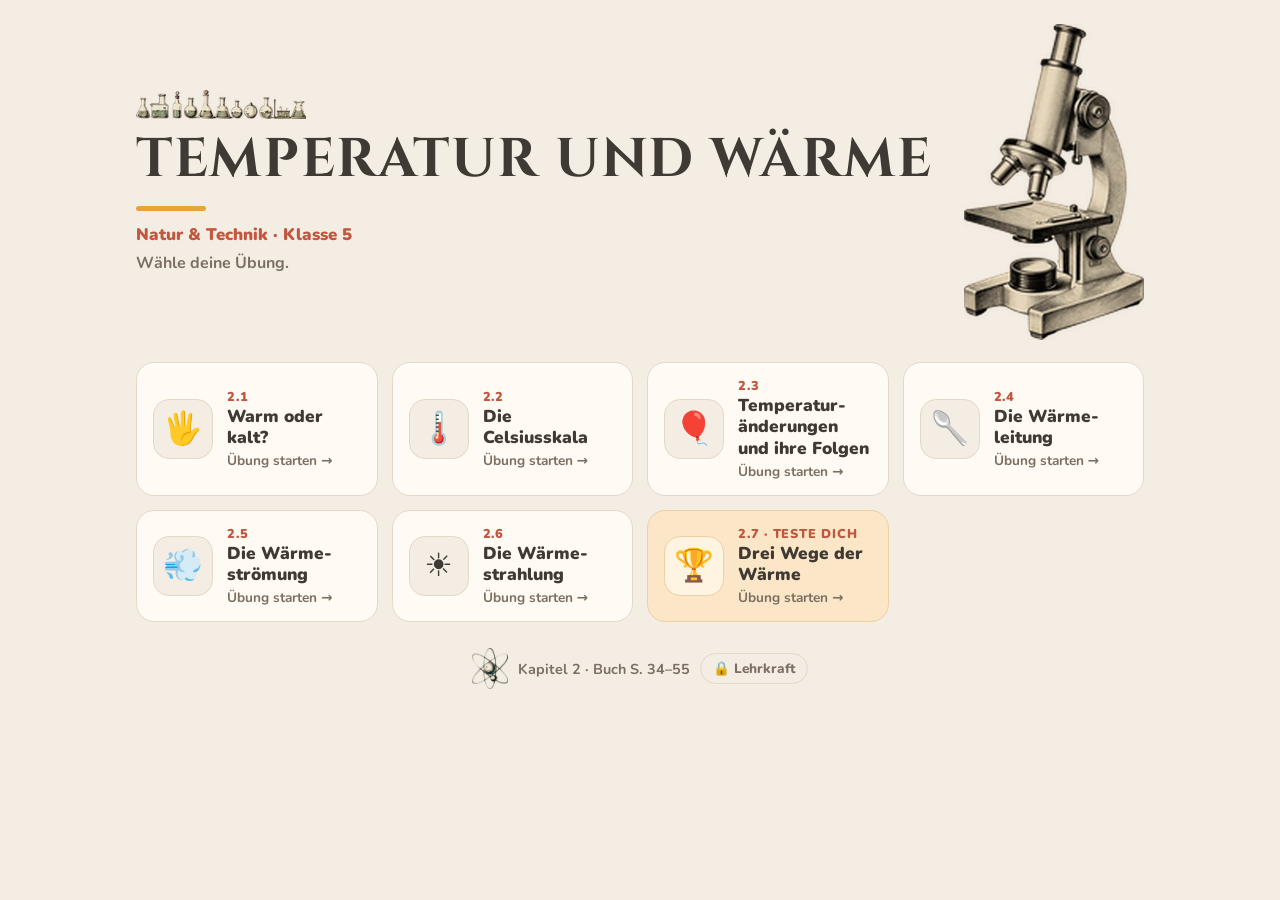
<file: index.html>
<!doctype html>
<html lang="de">
<head>
<meta charset="utf-8">
<meta name="viewport" content="width=device-width, initial-scale=1">
<title>NT 5 – Temperatur und Wärme</title>
<link rel="preconnect" href="https://fonts.googleapis.com">
<link rel="stylesheet" href="https://fonts.googleapis.com/css2?family=Cinzel:wght@700&family=Nunito:wght@700;800;900&display=swap">
<style>
  /* Stil wie die Canva-Präsentationen (NT-Masterfolie): cremefarbener Grund, Cinzel-Versalien, goldener Strich, rostrote Kennzeichnung */
  :root{--paper:#f4ede4;--card:#fffaf3;--ink:#3f3a34;--muted:#7a6f62;--line:#e4d8c8;--gold:#e8a33d;--rust:#c0573e;--hint:#fbe6c8;
    --display:"Cinzel",Georgia,serif;--body:"Nunito","Segoe UI",system-ui,sans-serif}
  *{box-sizing:border-box}
  body{margin:0;background:var(--paper);color:var(--ink);font-family:var(--body);font-weight:700}
  .wrap{max-width:1040px;margin:0 auto;padding:24px max(16px,env(safe-area-inset-right,0px)) 40px max(16px,env(safe-area-inset-left,0px))}
  header{display:grid;grid-template-columns:minmax(0,1fr) auto;align-items:center;gap:12px 24px;margin-bottom:22px}
  .books{width:170px;display:block;margin-bottom:12px;mix-blend-mode:multiply}
  h1{font-family:var(--display);font-weight:700;font-size:clamp(2rem,6vw,3.4rem);line-height:1.08;letter-spacing:.03em;text-transform:uppercase;margin:0;text-wrap:balance}
  .bar{width:70px;height:5px;border-radius:3px;background:var(--gold);margin:16px 0 12px}
  .kicker{color:var(--rust);font-weight:900;font-size:1.05rem}
  .sub{color:var(--muted);margin:6px 0 0;font-size:1rem}
  .globe{width:clamp(160px,30vw,320px);display:block;mix-blend-mode:multiply}
  main{display:grid;grid-template-columns:repeat(auto-fill,minmax(230px,1fr));gap:14px}
  a.card{display:flex;align-items:center;gap:14px;text-decoration:none;color:inherit;background:var(--card);border:1px solid var(--line);
    border-radius:18px;padding:14px 16px;transition:transform .12s,box-shadow .12s,border-color .12s}
  a.card:hover,a.card:focus-visible{transform:translateY(-3px);border-color:var(--gold);box-shadow:0 8px 20px rgba(63,58,52,.12);outline:none}
  .num{flex:0 0 auto;width:60px;height:60px;border-radius:16px;display:grid;place-items:center;background:var(--paper);border:1px solid var(--line);font-size:32px;line-height:1}
  .nr{font-size:.8rem;font-weight:900;letter-spacing:.06em;color:var(--rust);text-transform:uppercase}
  .title{font-size:1.08rem;font-weight:900;line-height:1.25}
  .go{font-size:.85rem;color:var(--muted);margin-top:2px}
  a.card.test{background:var(--hint);border-color:#f0cfa0}
  a.card.test .num{background:#fff4e2;border-color:#f0cfa0}
  a.card.soon{pointer-events:none;opacity:.5}
  footer{display:flex;align-items:center;justify-content:center;gap:10px;color:var(--muted);font-size:.9rem;margin-top:26px;text-align:center}
  footer img{width:36px;mix-blend-mode:multiply}
  @media (max-width:560px){header{grid-template-columns:1fr}.globe{width:170px;justify-self:center;grid-row:1}}
  @media (prefers-reduced-motion:reduce){a.card{transition:none}}

  /* NT: Mikroskop ist hoch statt rund */
  .globe.micro{width:clamp(110px,17vw,180px)}
  /* Freigabe durch die Lehrkraft */
  a.card.locked{opacity:.5;cursor:not-allowed}
  a.card.locked:hover{transform:none;box-shadow:none;border-color:var(--line)}
  a.card.shake{animation:shake .35s}
  @keyframes shake{25%{transform:translateX(-6px)}50%{transform:translateX(6px)}75%{transform:translateX(-4px)}}
  #freiinfo{display:none}
  .tbtn{font:800 .85rem var(--body);background:none;border:1px solid var(--line);border-radius:999px;padding:5px 12px;color:var(--muted);cursor:pointer}
  .modal{position:fixed;inset:0;background:rgba(63,58,52,.55);display:flex;align-items:flex-start;justify-content:center;padding:30px 16px;overflow:auto;z-index:50}
  .modal[hidden]{display:none}
  .mbox{background:var(--card);border-radius:18px;max-width:620px;width:100%;padding:20px;position:relative;border:1px solid var(--line)}
  .mbox h2{font-family:var(--display);margin:0 0 10px;font-size:1.4rem}
  .mbox .sub{margin:0 0 10px}
  .x{position:absolute;top:10px;right:14px;border:none;background:none;font-size:28px;cursor:pointer;color:var(--muted)}
  .pinrow{display:flex;gap:10px}
  .pinrow input{flex:1;font:inherit;font-size:24px;letter-spacing:6px;padding:8px 14px;border:2px solid var(--line);border-radius:14px;min-width:0}
  .btn{font:900 1rem var(--body);background:var(--gold);color:#2b2620;border:0;border-radius:999px;padding:10px 20px;cursor:pointer}
  .btn.g{background:var(--ink);color:#fff}
  .tbar{display:flex;gap:10px;flex-wrap:wrap;margin:6px 0 10px}
  .trow{display:flex;align-items:center;gap:12px;padding:10px 4px;border-bottom:1px solid var(--line);cursor:pointer}
  .trow .no{color:#fff;border-radius:999px;padding:2px 12px;font-weight:900;font-size:.9rem}
  .trow .tt{flex:1;font-weight:800}
  .sw{position:absolute;opacity:0;width:1px;height:1px}
  .swl{width:56px;height:32px;border-radius:999px;background:#cfc6b6;position:relative;transition:.15s;flex:0 0 auto}
  .swl::after{content:"🔒";position:absolute;left:3px;top:3px;width:26px;height:26px;border-radius:50%;background:#fff;display:grid;place-items:center;font-size:13px;transition:.15s}
  .sw:checked+.swl{background:#3f8f4a}
  .sw:checked+.swl::after{content:"✓";left:27px;color:#3f8f4a;font-weight:900}
  .share{display:flex;gap:16px;flex-wrap:wrap;align-items:flex-start;margin-top:14px;background:#e9f1f7;border-radius:16px;padding:14px}
  .share .btn{margin:8px 8px 0 0}
  #qr{width:190px;flex:0 0 auto}
  #qr svg{width:100%;height:auto;display:block}
  #qrbig{position:fixed;inset:0;z-index:80;background:#fff;display:grid;place-items:center;cursor:pointer;text-align:center;padding:20px}
  #qrbig[hidden]{display:none}
  #qrbig .qrcode{width:min(78vh,88vw);margin:0 auto}
  #qrbig .qrcode svg{width:100%;height:auto;display:block}
  #qrbig p{font-size:1.4rem;margin:10px 0 0}
  .share .l{flex:1;min-width:220px}
  .share input{width:100%;font:inherit;font-size:14px;padding:8px 10px;border:2px solid var(--line);border-radius:10px;margin:6px 0 8px}
  #qr{background:#fff;padding:6px;border-radius:10px}
</style>
</head>
<body>
<div class="wrap">
  <header>
    <div>
      <img class="books" src="[data-uri]" alt="">
      <h1>Temperatur und Wärme</h1>
      <div class="bar"></div>
      <div class="kicker">Natur &amp; Technik · Klasse 5</div>
      <p class="sub">Wähle deine Übung.</p>
    </div>
    <img class="globe micro" src="[data-uri]" alt="Mikroskop">
  </header>

  <main id="liste"></main>

  <footer><img src="[data-uri]" alt=""><span>Kapitel 2 · Buch S. 34–55</span><button class="tbtn" id="tbtn" type="button">🔒 Lehrkraft</button></footer>
</div>

<script>
/* ============================================================
   HIER ANPASSEN:
   - titel: Name der Übung
   - fertig: true = Übung ist online, false = Karte wird grau
   - Offen/gesperrt im Unterricht: unten „🔒 Lehrkraft“ (Code 5555)
   ============================================================ */
// Lehrercode zum Ein- und Ausschalten der Übungen:
const LEHRERCODE = "5555";
// Internet-Adresse der Seite (für den QR-Code, falls die Datei lokal geöffnet wird):
const ADRESSE = "https://hob26.github.io/NT_5_Temperatur_Waerme/";

const UEBUNGEN = [
  { nr: "2.1", icon: "🖐️", ordner: "2-1", titel: "Warm oder kalt?", fertig: true },
  { nr: "2.2", icon: "🌡️", ordner: "2-2", titel: "Die Celsiusskala", fertig: true },
  { nr: "2.3", icon: "🎈", ordner: "2-3", titel: "Temperatur­änderungen und ihre Folgen", fertig: true },
  { nr: "2.4", icon: "🥄", ordner: "2-4", titel: "Die Wärme­leitung", fertig: true },
  { nr: "2.5", icon: "💨", ordner: "2-5", titel: "Die Wärme­strömung", fertig: true },
  { nr: "2.6", icon: "☀️", ordner: "2-6", titel: "Die Wärme­strahlung", fertig: true },
  { nr: "2.7 · Teste dich", icon: "🏆", ordner: "2-7", titel: "Drei Wege der Wärme", fertig: true, test: true },
];

const liste = document.getElementById("liste");
for (const u of UEBUNGEN) {
  const a = document.createElement("a");
  a.className = "card" + (u.test ? " test" : "") + (u.fertig ? "" : " soon");
  a.href = u.ordner + ".html";
  a.dataset.no = u.nr.slice(0, 3); a.dataset.title = u.titel; a.dataset.col = "#c0573e";
  a.innerHTML =
    `<div class="num" aria-hidden="true">${u.icon}</div>
     <div><div class="nr">${u.nr}</div><div class="title">${u.titel}</div>
     <div class="go">${u.fertig ? "Übung starten →" : "kommt bald"}</div></div>`;
  liste.appendChild(a);
}
</script>
<p id="freiinfo"></p>
<div class="modal" id="teacher" hidden><div class="mbox"><button class="x" id="tclose" aria-label="Schließen">×</button>
<div id="pinbox"><h2>Bereich für die Lehrkraft</h2><p class="sub">Bitte Lehrercode eingeben.</p>
<div class="pinrow"><input id="pin" type="password" inputmode="numeric" autocomplete="off"><button class="btn" id="pinok">OK</button></div>
<p id="pinerr" style="color:#c0392b;font-weight:800"></p></div>
<div id="tpanel" hidden><h2>Übungen ein- und ausschalten</h2>
<p class="sub">Grün = offen, grau = gesperrt. Nach jeder Änderung erscheint unten der neue QR-Code.</p>
<div class="tbar"><button class="btn g" id="allon">Alle öffnen</button><button class="btn g" id="alloff">Alle sperren</button></div>
<div id="tlist"></div>
<div class="share"><div id="qr"></div><div class="l"><b>QR-Code für die Klasse</b><br><span id="qrinfo"></span><br>
<span style="font-size:15px">Die Kinder scannen ihn mit der iPad-Kamera – dann hat ihr Gerät genau diesen Stand.</span>
<button class="btn" id="qrshow" type="button">QR groß zeigen (Beamer)</button>
<input id="tlink" readonly aria-label="Freigabe-Link"><button class="btn g" id="copy" type="button">Link kopieren</button></div></div>
</div></div></div>
<div id="qrbig" hidden><div class="qrin"><div class="qrcode"></div><p><b>Scannen, um die Übungen zu öffnen</b><br><span class="qropen"></span></p><p class="src">Zum Schließen tippen</p></div></div>
<script>//---------------------------------------------------------------------
//
// QR Code Generator for JavaScript
//
// Copyright (c) 2009 Kazuhiko Arase
//
// URL: http://www.d-project.com/
//
// Licensed under the MIT license:
//  http://www.opensource.org/licenses/mit-license.php
//
// The word 'QR Code' is registered trademark of
// DENSO WAVE INCORPORATED
//  http://www.denso-wave.com/qrcode/faqpatent-e.html
//
//---------------------------------------------------------------------

var qrcode = function() {

  //---------------------------------------------------------------------
  // qrcode
  //---------------------------------------------------------------------

  /**
   * qrcode
   * @param typeNumber 1 to 40
   * @param errorCorrectionLevel 'L','M','Q','H'
   */
  var qrcode = function(typeNumber, errorCorrectionLevel) {

    var PAD0 = 0xEC;
    var PAD1 = 0x11;

    var _typeNumber = typeNumber;
    var _errorCorrectionLevel = QRErrorCorrectionLevel[errorCorrectionLevel];
    var _modules = null;
    var _moduleCount = 0;
    var _dataCache = null;
    var _dataList = [];

    var _this = {};

    var makeImpl = function(test, maskPattern) {

      _moduleCount = _typeNumber * 4 + 17;
      _modules = function(moduleCount) {
        var modules = new Array(moduleCount);
        for (var row = 0; row < moduleCount; row += 1) {
          modules[row] = new Array(moduleCount);
          for (var col = 0; col < moduleCount; col += 1) {
            modules[row][col] = null;
          }
        }
        return modules;
      }(_moduleCount);

      setupPositionProbePattern(0, 0);
      setupPositionProbePattern(_moduleCount - 7, 0);
      setupPositionProbePattern(0, _moduleCount - 7);
      setupPositionAdjustPattern();
      setupTimingPattern();
      setupTypeInfo(test, maskPattern);

      if (_typeNumber >= 7) {
        setupTypeNumber(test);
      }

      if (_dataCache == null) {
        _dataCache = createData(_typeNumber, _errorCorrectionLevel, _dataList);
      }

      mapData(_dataCache, maskPattern);
    };

    var setupPositionProbePattern = function(row, col) {

      for (var r = -1; r <= 7; r += 1) {

        if (row + r <= -1 || _moduleCount <= row + r) continue;

        for (var c = -1; c <= 7; c += 1) {

          if (col + c <= -1 || _moduleCount <= col + c) continue;

          if ( (0 <= r && r <= 6 && (c == 0 || c == 6) )
              || (0 <= c && c <= 6 && (r == 0 || r == 6) )
              || (2 <= r && r <= 4 && 2 <= c && c <= 4) ) {
            _modules[row + r][col + c] = true;
          } else {
            _modules[row + r][col + c] = false;
          }
        }
      }
    };

    var getBestMaskPattern = function() {

      var minLostPoint = 0;
      var pattern = 0;

      for (var i = 0; i < 8; i += 1) {

        makeImpl(true, i);

        var lostPoint = QRUtil.getLostPoint(_this);

        if (i == 0 || minLostPoint > lostPoint) {
          minLostPoint = lostPoint;
          pattern = i;
        }
      }

      return pattern;
    };

    var setupTimingPattern = function() {

      for (var r = 8; r < _moduleCount - 8; r += 1) {
        if (_modules[r][6] != null) {
          continue;
        }
        _modules[r][6] = (r % 2 == 0);
      }

      for (var c = 8; c < _moduleCount - 8; c += 1) {
        if (_modules[6][c] != null) {
          continue;
        }
        _modules[6][c] = (c % 2 == 0);
      }
    };

    var setupPositionAdjustPattern = function() {

      var pos = QRUtil.getPatternPosition(_typeNumber);

      for (var i = 0; i < pos.length; i += 1) {

        for (var j = 0; j < pos.length; j += 1) {

          var row = pos[i];
          var col = pos[j];

          if (_modules[row][col] != null) {
            continue;
          }

          for (var r = -2; r <= 2; r += 1) {

            for (var c = -2; c <= 2; c += 1) {

              if (r == -2 || r == 2 || c == -2 || c == 2
                  || (r == 0 && c == 0) ) {
                _modules[row + r][col + c] = true;
              } else {
                _modules[row + r][col + c] = false;
              }
            }
          }
        }
      }
    };

    var setupTypeNumber = function(test) {

      var bits = QRUtil.getBCHTypeNumber(_typeNumber);

      for (var i = 0; i < 18; i += 1) {
        var mod = (!test && ( (bits >> i) & 1) == 1);
        _modules[Math.floor(i / 3)][i % 3 + _moduleCount - 8 - 3] = mod;
      }

      for (var i = 0; i < 18; i += 1) {
        var mod = (!test && ( (bits >> i) & 1) == 1);
        _modules[i % 3 + _moduleCount - 8 - 3][Math.floor(i / 3)] = mod;
      }
    };

    var setupTypeInfo = function(test, maskPattern) {

      var data = (_errorCorrectionLevel << 3) | maskPattern;
      var bits = QRUtil.getBCHTypeInfo(data);

      // vertical
      for (var i = 0; i < 15; i += 1) {

        var mod = (!test && ( (bits >> i) & 1) == 1);

        if (i < 6) {
          _modules[i][8] = mod;
        } else if (i < 8) {
          _modules[i + 1][8] = mod;
        } else {
          _modules[_moduleCount - 15 + i][8] = mod;
        }
      }

      // horizontal
      for (var i = 0; i < 15; i += 1) {

        var mod = (!test && ( (bits >> i) & 1) == 1);

        if (i < 8) {
          _modules[8][_moduleCount - i - 1] = mod;
        } else if (i < 9) {
          _modules[8][15 - i - 1 + 1] = mod;
        } else {
          _modules[8][15 - i - 1] = mod;
        }
      }

      // fixed module
      _modules[_moduleCount - 8][8] = (!test);
    };

    var mapData = function(data, maskPattern) {

      var inc = -1;
      var row = _moduleCount - 1;
      var bitIndex = 7;
      var byteIndex = 0;
      var maskFunc = QRUtil.getMaskFunction(maskPattern);

      for (var col = _moduleCount - 1; col > 0; col -= 2) {

        if (col == 6) col -= 1;

        while (true) {

          for (var c = 0; c < 2; c += 1) {

            if (_modules[row][col - c] == null) {

              var dark = false;

              if (byteIndex < data.length) {
                dark = ( ( (data[byteIndex] >>> bitIndex) & 1) == 1);
              }

              var mask = maskFunc(row, col - c);

              if (mask) {
                dark = !dark;
              }

              _modules[row][col - c] = dark;
              bitIndex -= 1;

              if (bitIndex == -1) {
                byteIndex += 1;
                bitIndex = 7;
              }
            }
          }

          row += inc;

          if (row < 0 || _moduleCount <= row) {
            row -= inc;
            inc = -inc;
            break;
          }
        }
      }
    };

    var createBytes = function(buffer, rsBlocks) {

      var offset = 0;

      var maxDcCount = 0;
      var maxEcCount = 0;

      var dcdata = new Array(rsBlocks.length);
      var ecdata = new Array(rsBlocks.length);

      for (var r = 0; r < rsBlocks.length; r += 1) {

        var dcCount = rsBlocks[r].dataCount;
        var ecCount = rsBlocks[r].totalCount - dcCount;

        maxDcCount = Math.max(maxDcCount, dcCount);
        maxEcCount = Math.max(maxEcCount, ecCount);

        dcdata[r] = new Array(dcCount);

        for (var i = 0; i < dcdata[r].length; i += 1) {
          dcdata[r][i] = 0xff & buffer.getBuffer()[i + offset];
        }
        offset += dcCount;

        var rsPoly = QRUtil.getErrorCorrectPolynomial(ecCount);
        var rawPoly = qrPolynomial(dcdata[r], rsPoly.getLength() - 1);

        var modPoly = rawPoly.mod(rsPoly);
        ecdata[r] = new Array(rsPoly.getLength() - 1);
        for (var i = 0; i < ecdata[r].length; i += 1) {
          var modIndex = i + modPoly.getLength() - ecdata[r].length;
          ecdata[r][i] = (modIndex >= 0)? modPoly.getAt(modIndex) : 0;
        }
      }

      var totalCodeCount = 0;
      for (var i = 0; i < rsBlocks.length; i += 1) {
        totalCodeCount += rsBlocks[i].totalCount;
      }

      var data = new Array(totalCodeCount);
      var index = 0;

      for (var i = 0; i < maxDcCount; i += 1) {
        for (var r = 0; r < rsBlocks.length; r += 1) {
          if (i < dcdata[r].length) {
            data[index] = dcdata[r][i];
            index += 1;
          }
        }
      }

      for (var i = 0; i < maxEcCount; i += 1) {
        for (var r = 0; r < rsBlocks.length; r += 1) {
          if (i < ecdata[r].length) {
            data[index] = ecdata[r][i];
            index += 1;
          }
        }
      }

      return data;
    };

    var createData = function(typeNumber, errorCorrectionLevel, dataList) {

      var rsBlocks = QRRSBlock.getRSBlocks(typeNumber, errorCorrectionLevel);

      var buffer = qrBitBuffer();

      for (var i = 0; i < dataList.length; i += 1) {
        var data = dataList[i];
        buffer.put(data.getMode(), 4);
        buffer.put(data.getLength(), QRUtil.getLengthInBits(data.getMode(), typeNumber) );
        data.write(buffer);
      }

      // calc num max data.
      var totalDataCount = 0;
      for (var i = 0; i < rsBlocks.length; i += 1) {
        totalDataCount += rsBlocks[i].dataCount;
      }

      if (buffer.getLengthInBits() > totalDataCount * 8) {
        throw 'code length overflow. ('
          + buffer.getLengthInBits()
          + '>'
          + totalDataCount * 8
          + ')';
      }

      // end code
      if (buffer.getLengthInBits() + 4 <= totalDataCount * 8) {
        buffer.put(0, 4);
      }

      // padding
      while (buffer.getLengthInBits() % 8 != 0) {
        buffer.putBit(false);
      }

      // padding
      while (true) {

        if (buffer.getLengthInBits() >= totalDataCount * 8) {
          break;
        }
        buffer.put(PAD0, 8);

        if (buffer.getLengthInBits() >= totalDataCount * 8) {
          break;
        }
        buffer.put(PAD1, 8);
      }

      return createBytes(buffer, rsBlocks);
    };

    _this.addData = function(data, mode) {

      mode = mode || 'Byte';

      var newData = null;

      switch(mode) {
      case 'Numeric' :
        newData = qrNumber(data);
        break;
      case 'Alphanumeric' :
        newData = qrAlphaNum(data);
        break;
      case 'Byte' :
        newData = qr8BitByte(data);
        break;
      case 'Kanji' :
        newData = qrKanji(data);
        break;
      default :
        throw 'mode:' + mode;
      }

      _dataList.push(newData);
      _dataCache = null;
    };

    _this.isDark = function(row, col) {
      if (row < 0 || _moduleCount <= row || col < 0 || _moduleCount <= col) {
        throw row + ',' + col;
      }
      return _modules[row][col];
    };

    _this.getModuleCount = function() {
      return _moduleCount;
    };

    _this.make = function() {
      if (_typeNumber < 1) {
        var typeNumber = 1;

        for (; typeNumber < 40; typeNumber++) {
          var rsBlocks = QRRSBlock.getRSBlocks(typeNumber, _errorCorrectionLevel);
          var buffer = qrBitBuffer();

          for (var i = 0; i < _dataList.length; i++) {
            var data = _dataList[i];
            buffer.put(data.getMode(), 4);
            buffer.put(data.getLength(), QRUtil.getLengthInBits(data.getMode(), typeNumber) );
            data.write(buffer);
          }

          var totalDataCount = 0;
          for (var i = 0; i < rsBlocks.length; i++) {
            totalDataCount += rsBlocks[i].dataCount;
          }

          if (buffer.getLengthInBits() <= totalDataCount * 8) {
            break;
          }
        }

        _typeNumber = typeNumber;
      }

      makeImpl(false, getBestMaskPattern() );
    };

    _this.createTableTag = function(cellSize, margin) {

      cellSize = cellSize || 2;
      margin = (typeof margin == 'undefined')? cellSize * 4 : margin;

      var qrHtml = '';

      qrHtml += '<table style="';
      qrHtml += ' border-width: 0px; border-style: none;';
      qrHtml += ' border-collapse: collapse;';
      qrHtml += ' padding: 0px; margin: ' + margin + 'px;';
      qrHtml += '">';
      qrHtml += '<tbody>';

      for (var r = 0; r < _this.getModuleCount(); r += 1) {

        qrHtml += '<tr>';

        for (var c = 0; c < _this.getModuleCount(); c += 1) {
          qrHtml += '<td style="';
          qrHtml += ' border-width: 0px; border-style: none;';
          qrHtml += ' border-collapse: collapse;';
          qrHtml += ' padding: 0px; margin: 0px;';
          qrHtml += ' width: ' + cellSize + 'px;';
          qrHtml += ' height: ' + cellSize + 'px;';
          qrHtml += ' background-color: ';
          qrHtml += _this.isDark(r, c)? '#000000' : '#ffffff';
          qrHtml += ';';
          qrHtml += '"/>';
        }

        qrHtml += '</tr>';
      }

      qrHtml += '</tbody>';
      qrHtml += '</table>';

      return qrHtml;
    };

    _this.createSvgTag = function(cellSize, margin, alt, title) {

      var opts = {};
      if (typeof arguments[0] == 'object') {
        // Called by options.
        opts = arguments[0];
        // overwrite cellSize and margin.
        cellSize = opts.cellSize;
        margin = opts.margin;
        alt = opts.alt;
        title = opts.title;
      }

      cellSize = cellSize || 2;
      margin = (typeof margin == 'undefined')? cellSize * 4 : margin;

      // Compose alt property surrogate
      alt = (typeof alt === 'string') ? {text: alt} : alt || {};
      alt.text = alt.text || null;
      alt.id = (alt.text) ? alt.id || 'qrcode-description' : null;

      // Compose title property surrogate
      title = (typeof title === 'string') ? {text: title} : title || {};
      title.text = title.text || null;
      title.id = (title.text) ? title.id || 'qrcode-title' : null;

      var size = _this.getModuleCount() * cellSize + margin * 2;
      var c, mc, r, mr, qrSvg='', rect;

      rect = 'l' + cellSize + ',0 0,' + cellSize +
        ' -' + cellSize + ',0 0,-' + cellSize + 'z ';

      qrSvg += '<svg version="1.1" xmlns="http://www.w3.org/2000/svg"';
      qrSvg += !opts.scalable ? ' width="' + size + 'px" height="' + size + 'px"' : '';
      qrSvg += ' viewBox="0 0 ' + size + ' ' + size + '" ';
      qrSvg += ' preserveAspectRatio="xMinYMin meet"';
      qrSvg += (title.text || alt.text) ? ' role="img" aria-labelledby="' +
          escapeXml([title.id, alt.id].join(' ').trim() ) + '"' : '';
      qrSvg += '>';
      qrSvg += (title.text) ? '<title id="' + escapeXml(title.id) + '">' +
          escapeXml(title.text) + '</title>' : '';
      qrSvg += (alt.text) ? '<description id="' + escapeXml(alt.id) + '">' +
          escapeXml(alt.text) + '</description>' : '';
      qrSvg += '<rect width="100%" height="100%" fill="white" cx="0" cy="0"/>';
      qrSvg += '<path d="';

      for (r = 0; r < _this.getModuleCount(); r += 1) {
        mr = r * cellSize + margin;
        for (c = 0; c < _this.getModuleCount(); c += 1) {
          if (_this.isDark(r, c) ) {
            mc = c*cellSize+margin;
            qrSvg += 'M' + mc + ',' + mr + rect;
          }
        }
      }

      qrSvg += '" stroke="transparent" fill="black"/>';
      qrSvg += '</svg>';

      return qrSvg;
    };

    _this.createDataURL = function(cellSize, margin) {

      cellSize = cellSize || 2;
      margin = (typeof margin == 'undefined')? cellSize * 4 : margin;

      var size = _this.getModuleCount() * cellSize + margin * 2;
      var min = margin;
      var max = size - margin;

      return createDataURL(size, size, function(x, y) {
        if (min <= x && x < max && min <= y && y < max) {
          var c = Math.floor( (x - min) / cellSize);
          var r = Math.floor( (y - min) / cellSize);
          return _this.isDark(r, c)? 0 : 1;
        } else {
          return 1;
        }
      } );
    };

    _this.createImgTag = function(cellSize, margin, alt) {

      cellSize = cellSize || 2;
      margin = (typeof margin == 'undefined')? cellSize * 4 : margin;

      var size = _this.getModuleCount() * cellSize + margin * 2;

      var img = '';
      img += '<img';
      img += '\u0020src="';
      img += _this.createDataURL(cellSize, margin);
      img += '"';
      img += '\u0020width="';
      img += size;
      img += '"';
      img += '\u0020height="';
      img += size;
      img += '"';
      if (alt) {
        img += '\u0020alt="';
        img += escapeXml(alt);
        img += '"';
      }
      img += '/>';

      return img;
    };

    var escapeXml = function(s) {
      var escaped = '';
      for (var i = 0; i < s.length; i += 1) {
        var c = s.charAt(i);
        switch(c) {
        case '<': escaped += '&lt;'; break;
        case '>': escaped += '&gt;'; break;
        case '&': escaped += '&amp;'; break;
        case '"': escaped += '&quot;'; break;
        default : escaped += c; break;
        }
      }
      return escaped;
    };

    var _createHalfASCII = function(margin) {
      var cellSize = 1;
      margin = (typeof margin == 'undefined')? cellSize * 2 : margin;

      var size = _this.getModuleCount() * cellSize + margin * 2;
      var min = margin;
      var max = size - margin;

      var y, x, r1, r2, p;

      var blocks = {
        '██': '█',
        '█ ': '▀',
        ' █': '▄',
        '  ': ' '
      };

      var blocksLastLineNoMargin = {
        '██': '▀',
        '█ ': '▀',
        ' █': ' ',
        '  ': ' '
      };

      var ascii = '';
      for (y = 0; y < size; y += 2) {
        r1 = Math.floor((y - min) / cellSize);
        r2 = Math.floor((y + 1 - min) / cellSize);
        for (x = 0; x < size; x += 1) {
          p = '█';

          if (min <= x && x < max && min <= y && y < max && _this.isDark(r1, Math.floor((x - min) / cellSize))) {
            p = ' ';
          }

          if (min <= x && x < max && min <= y+1 && y+1 < max && _this.isDark(r2, Math.floor((x - min) / cellSize))) {
            p += ' ';
          }
          else {
            p += '█';
          }

          // Output 2 characters per pixel, to create full square. 1 character per pixels gives only half width of square.
          ascii += (margin < 1 && y+1 >= max) ? blocksLastLineNoMargin[p] : blocks[p];
        }

        ascii += '\n';
      }

      if (size % 2 && margin > 0) {
        return ascii.substring(0, ascii.length - size - 1) + Array(size+1).join('▀');
      }

      return ascii.substring(0, ascii.length-1);
    };

    _this.createASCII = function(cellSize, margin) {
      cellSize = cellSize || 1;

      if (cellSize < 2) {
        return _createHalfASCII(margin);
      }

      cellSize -= 1;
      margin = (typeof margin == 'undefined')? cellSize * 2 : margin;

      var size = _this.getModuleCount() * cellSize + margin * 2;
      var min = margin;
      var max = size - margin;

      var y, x, r, p;

      var white = Array(cellSize+1).join('██');
      var black = Array(cellSize+1).join('  ');

      var ascii = '';
      var line = '';
      for (y = 0; y < size; y += 1) {
        r = Math.floor( (y - min) / cellSize);
        line = '';
        for (x = 0; x < size; x += 1) {
          p = 1;

          if (min <= x && x < max && min <= y && y < max && _this.isDark(r, Math.floor((x - min) / cellSize))) {
            p = 0;
          }

          // Output 2 characters per pixel, to create full square. 1 character per pixels gives only half width of square.
          line += p ? white : black;
        }

        for (r = 0; r < cellSize; r += 1) {
          ascii += line + '\n';
        }
      }

      return ascii.substring(0, ascii.length-1);
    };

    _this.renderTo2dContext = function(context, cellSize) {
      cellSize = cellSize || 2;
      var length = _this.getModuleCount();
      for (var row = 0; row < length; row++) {
        for (var col = 0; col < length; col++) {
          context.fillStyle = _this.isDark(row, col) ? 'black' : 'white';
          context.fillRect(row * cellSize, col * cellSize, cellSize, cellSize);
        }
      }
    }

    return _this;
  };

  //---------------------------------------------------------------------
  // qrcode.stringToBytes
  //---------------------------------------------------------------------

  qrcode.stringToBytesFuncs = {
    'default' : function(s) {
      var bytes = [];
      for (var i = 0; i < s.length; i += 1) {
        var c = s.charCodeAt(i);
        bytes.push(c & 0xff);
      }
      return bytes;
    }
  };

  qrcode.stringToBytes = qrcode.stringToBytesFuncs['default'];

  //---------------------------------------------------------------------
  // qrcode.createStringToBytes
  //---------------------------------------------------------------------

  /**
   * @param unicodeData base64 string of byte array.
   * [16bit Unicode],[16bit Bytes], ...
   * @param numChars
   */
  qrcode.createStringToBytes = function(unicodeData, numChars) {

    // create conversion map.

    var unicodeMap = function() {

      var bin = base64DecodeInputStream(unicodeData);
      var read = function() {
        var b = bin.read();
        if (b == -1) throw 'eof';
        return b;
      };

      var count = 0;
      var unicodeMap = {};
      while (true) {
        var b0 = bin.read();
        if (b0 == -1) break;
        var b1 = read();
        var b2 = read();
        var b3 = read();
        var k = String.fromCharCode( (b0 << 8) | b1);
        var v = (b2 << 8) | b3;
        unicodeMap[k] = v;
        count += 1;
      }
      if (count != numChars) {
        throw count + ' != ' + numChars;
      }

      return unicodeMap;
    }();

    var unknownChar = '?'.charCodeAt(0);

    return function(s) {
      var bytes = [];
      for (var i = 0; i < s.length; i += 1) {
        var c = s.charCodeAt(i);
        if (c < 128) {
          bytes.push(c);
        } else {
          var b = unicodeMap[s.charAt(i)];
          if (typeof b == 'number') {
            if ( (b & 0xff) == b) {
              // 1byte
              bytes.push(b);
            } else {
              // 2bytes
              bytes.push(b >>> 8);
              bytes.push(b & 0xff);
            }
          } else {
            bytes.push(unknownChar);
          }
        }
      }
      return bytes;
    };
  };

  //---------------------------------------------------------------------
  // QRMode
  //---------------------------------------------------------------------

  var QRMode = {
    MODE_NUMBER :    1 << 0,
    MODE_ALPHA_NUM : 1 << 1,
    MODE_8BIT_BYTE : 1 << 2,
    MODE_KANJI :     1 << 3
  };

  //---------------------------------------------------------------------
  // QRErrorCorrectionLevel
  //---------------------------------------------------------------------

  var QRErrorCorrectionLevel = {
    L : 1,
    M : 0,
    Q : 3,
    H : 2
  };

  //---------------------------------------------------------------------
  // QRMaskPattern
  //---------------------------------------------------------------------

  var QRMaskPattern = {
    PATTERN000 : 0,
    PATTERN001 : 1,
    PATTERN010 : 2,
    PATTERN011 : 3,
    PATTERN100 : 4,
    PATTERN101 : 5,
    PATTERN110 : 6,
    PATTERN111 : 7
  };

  //---------------------------------------------------------------------
  // QRUtil
  //---------------------------------------------------------------------

  var QRUtil = function() {

    var PATTERN_POSITION_TABLE = [
      [],
      [6, 18],
      [6, 22],
      [6, 26],
      [6, 30],
      [6, 34],
      [6, 22, 38],
      [6, 24, 42],
      [6, 26, 46],
      [6, 28, 50],
      [6, 30, 54],
      [6, 32, 58],
      [6, 34, 62],
      [6, 26, 46, 66],
      [6, 26, 48, 70],
      [6, 26, 50, 74],
      [6, 30, 54, 78],
      [6, 30, 56, 82],
      [6, 30, 58, 86],
      [6, 34, 62, 90],
      [6, 28, 50, 72, 94],
      [6, 26, 50, 74, 98],
      [6, 30, 54, 78, 102],
      [6, 28, 54, 80, 106],
      [6, 32, 58, 84, 110],
      [6, 30, 58, 86, 114],
      [6, 34, 62, 90, 118],
      [6, 26, 50, 74, 98, 122],
      [6, 30, 54, 78, 102, 126],
      [6, 26, 52, 78, 104, 130],
      [6, 30, 56, 82, 108, 134],
      [6, 34, 60, 86, 112, 138],
      [6, 30, 58, 86, 114, 142],
      [6, 34, 62, 90, 118, 146],
      [6, 30, 54, 78, 102, 126, 150],
      [6, 24, 50, 76, 102, 128, 154],
      [6, 28, 54, 80, 106, 132, 158],
      [6, 32, 58, 84, 110, 136, 162],
      [6, 26, 54, 82, 110, 138, 166],
      [6, 30, 58, 86, 114, 142, 170]
    ];
    var G15 = (1 << 10) | (1 << 8) | (1 << 5) | (1 << 4) | (1 << 2) | (1 << 1) | (1 << 0);
    var G18 = (1 << 12) | (1 << 11) | (1 << 10) | (1 << 9) | (1 << 8) | (1 << 5) | (1 << 2) | (1 << 0);
    var G15_MASK = (1 << 14) | (1 << 12) | (1 << 10) | (1 << 4) | (1 << 1);

    var _this = {};

    var getBCHDigit = function(data) {
      var digit = 0;
      while (data != 0) {
        digit += 1;
        data >>>= 1;
      }
      return digit;
    };

    _this.getBCHTypeInfo = function(data) {
      var d = data << 10;
      while (getBCHDigit(d) - getBCHDigit(G15) >= 0) {
        d ^= (G15 << (getBCHDigit(d) - getBCHDigit(G15) ) );
      }
      return ( (data << 10) | d) ^ G15_MASK;
    };

    _this.getBCHTypeNumber = function(data) {
      var d = data << 12;
      while (getBCHDigit(d) - getBCHDigit(G18) >= 0) {
        d ^= (G18 << (getBCHDigit(d) - getBCHDigit(G18) ) );
      }
      return (data << 12) | d;
    };

    _this.getPatternPosition = function(typeNumber) {
      return PATTERN_POSITION_TABLE[typeNumber - 1];
    };

    _this.getMaskFunction = function(maskPattern) {

      switch (maskPattern) {

      case QRMaskPattern.PATTERN000 :
        return function(i, j) { return (i + j) % 2 == 0; };
      case QRMaskPattern.PATTERN001 :
        return function(i, j) { return i % 2 == 0; };
      case QRMaskPattern.PATTERN010 :
        return function(i, j) { return j % 3 == 0; };
      case QRMaskPattern.PATTERN011 :
        return function(i, j) { return (i + j) % 3 == 0; };
      case QRMaskPattern.PATTERN100 :
        return function(i, j) { return (Math.floor(i / 2) + Math.floor(j / 3) ) % 2 == 0; };
      case QRMaskPattern.PATTERN101 :
        return function(i, j) { return (i * j) % 2 + (i * j) % 3 == 0; };
      case QRMaskPattern.PATTERN110 :
        return function(i, j) { return ( (i * j) % 2 + (i * j) % 3) % 2 == 0; };
      case QRMaskPattern.PATTERN111 :
        return function(i, j) { return ( (i * j) % 3 + (i + j) % 2) % 2 == 0; };

      default :
        throw 'bad maskPattern:' + maskPattern;
      }
    };

    _this.getErrorCorrectPolynomial = function(errorCorrectLength) {
      var a = qrPolynomial([1], 0);
      for (var i = 0; i < errorCorrectLength; i += 1) {
        a = a.multiply(qrPolynomial([1, QRMath.gexp(i)], 0) );
      }
      return a;
    };

    _this.getLengthInBits = function(mode, type) {

      if (1 <= type && type < 10) {

        // 1 - 9

        switch(mode) {
        case QRMode.MODE_NUMBER    : return 10;
        case QRMode.MODE_ALPHA_NUM : return 9;
        case QRMode.MODE_8BIT_BYTE : return 8;
        case QRMode.MODE_KANJI     : return 8;
        default :
          throw 'mode:' + mode;
        }

      } else if (type < 27) {

        // 10 - 26

        switch(mode) {
        case QRMode.MODE_NUMBER    : return 12;
        case QRMode.MODE_ALPHA_NUM : return 11;
        case QRMode.MODE_8BIT_BYTE : return 16;
        case QRMode.MODE_KANJI     : return 10;
        default :
          throw 'mode:' + mode;
        }

      } else if (type < 41) {

        // 27 - 40

        switch(mode) {
        case QRMode.MODE_NUMBER    : return 14;
        case QRMode.MODE_ALPHA_NUM : return 13;
        case QRMode.MODE_8BIT_BYTE : return 16;
        case QRMode.MODE_KANJI     : return 12;
        default :
          throw 'mode:' + mode;
        }

      } else {
        throw 'type:' + type;
      }
    };

    _this.getLostPoint = function(qrcode) {

      var moduleCount = qrcode.getModuleCount();

      var lostPoint = 0;

      // LEVEL1

      for (var row = 0; row < moduleCount; row += 1) {
        for (var col = 0; col < moduleCount; col += 1) {

          var sameCount = 0;
          var dark = qrcode.isDark(row, col);

          for (var r = -1; r <= 1; r += 1) {

            if (row + r < 0 || moduleCount <= row + r) {
              continue;
            }

            for (var c = -1; c <= 1; c += 1) {

              if (col + c < 0 || moduleCount <= col + c) {
                continue;
              }

              if (r == 0 && c == 0) {
                continue;
              }

              if (dark == qrcode.isDark(row + r, col + c) ) {
                sameCount += 1;
              }
            }
          }

          if (sameCount > 5) {
            lostPoint += (3 + sameCount - 5);
          }
        }
      };

      // LEVEL2

      for (var row = 0; row < moduleCount - 1; row += 1) {
        for (var col = 0; col < moduleCount - 1; col += 1) {
          var count = 0;
          if (qrcode.isDark(row, col) ) count += 1;
          if (qrcode.isDark(row + 1, col) ) count += 1;
          if (qrcode.isDark(row, col + 1) ) count += 1;
          if (qrcode.isDark(row + 1, col + 1) ) count += 1;
          if (count == 0 || count == 4) {
            lostPoint += 3;
          }
        }
      }

      // LEVEL3

      for (var row = 0; row < moduleCount; row += 1) {
        for (var col = 0; col < moduleCount - 6; col += 1) {
          if (qrcode.isDark(row, col)
              && !qrcode.isDark(row, col + 1)
              &&  qrcode.isDark(row, col + 2)
              &&  qrcode.isDark(row, col + 3)
              &&  qrcode.isDark(row, col + 4)
              && !qrcode.isDark(row, col + 5)
              &&  qrcode.isDark(row, col + 6) ) {
            lostPoint += 40;
          }
        }
      }

      for (var col = 0; col < moduleCount; col += 1) {
        for (var row = 0; row < moduleCount - 6; row += 1) {
          if (qrcode.isDark(row, col)
              && !qrcode.isDark(row + 1, col)
              &&  qrcode.isDark(row + 2, col)
              &&  qrcode.isDark(row + 3, col)
              &&  qrcode.isDark(row + 4, col)
              && !qrcode.isDark(row + 5, col)
              &&  qrcode.isDark(row + 6, col) ) {
            lostPoint += 40;
          }
        }
      }

      // LEVEL4

      var darkCount = 0;

      for (var col = 0; col < moduleCount; col += 1) {
        for (var row = 0; row < moduleCount; row += 1) {
          if (qrcode.isDark(row, col) ) {
            darkCount += 1;
          }
        }
      }

      var ratio = Math.abs(100 * darkCount / moduleCount / moduleCount - 50) / 5;
      lostPoint += ratio * 10;

      return lostPoint;
    };

    return _this;
  }();

  //---------------------------------------------------------------------
  // QRMath
  //---------------------------------------------------------------------

  var QRMath = function() {

    var EXP_TABLE = new Array(256);
    var LOG_TABLE = new Array(256);

    // initialize tables
    for (var i = 0; i < 8; i += 1) {
      EXP_TABLE[i] = 1 << i;
    }
    for (var i = 8; i < 256; i += 1) {
      EXP_TABLE[i] = EXP_TABLE[i - 4]
        ^ EXP_TABLE[i - 5]
        ^ EXP_TABLE[i - 6]
        ^ EXP_TABLE[i - 8];
    }
    for (var i = 0; i < 255; i += 1) {
      LOG_TABLE[EXP_TABLE[i] ] = i;
    }

    var _this = {};

    _this.glog = function(n) {

      if (n < 1) {
        throw 'glog(' + n + ')';
      }

      return LOG_TABLE[n];
    };

    _this.gexp = function(n) {

      while (n < 0) {
        n += 255;
      }

      while (n >= 256) {
        n -= 255;
      }

      return EXP_TABLE[n];
    };

    return _this;
  }();

  //---------------------------------------------------------------------
  // qrPolynomial
  //---------------------------------------------------------------------

  function qrPolynomial(num, shift) {

    if (typeof num.length == 'undefined') {
      throw num.length + '/' + shift;
    }

    var _num = function() {
      var offset = 0;
      while (offset < num.length && num[offset] == 0) {
        offset += 1;
      }
      var _num = new Array(num.length - offset + shift);
      for (var i = 0; i < num.length - offset; i += 1) {
        _num[i] = num[i + offset];
      }
      return _num;
    }();

    var _this = {};

    _this.getAt = function(index) {
      return _num[index];
    };

    _this.getLength = function() {
      return _num.length;
    };

    _this.multiply = function(e) {

      var num = new Array(_this.getLength() + e.getLength() - 1);

      for (var i = 0; i < _this.getLength(); i += 1) {
        for (var j = 0; j < e.getLength(); j += 1) {
          num[i + j] ^= QRMath.gexp(QRMath.glog(_this.getAt(i) ) + QRMath.glog(e.getAt(j) ) );
        }
      }

      return qrPolynomial(num, 0);
    };

    _this.mod = function(e) {

      if (_this.getLength() - e.getLength() < 0) {
        return _this;
      }

      var ratio = QRMath.glog(_this.getAt(0) ) - QRMath.glog(e.getAt(0) );

      var num = new Array(_this.getLength() );
      for (var i = 0; i < _this.getLength(); i += 1) {
        num[i] = _this.getAt(i);
      }

      for (var i = 0; i < e.getLength(); i += 1) {
        num[i] ^= QRMath.gexp(QRMath.glog(e.getAt(i) ) + ratio);
      }

      // recursive call
      return qrPolynomial(num, 0).mod(e);
    };

    return _this;
  };

  //---------------------------------------------------------------------
  // QRRSBlock
  //---------------------------------------------------------------------

  var QRRSBlock = function() {

    var RS_BLOCK_TABLE = [

      // L
      // M
      // Q
      // H

      // 1
      [1, 26, 19],
      [1, 26, 16],
      [1, 26, 13],
      [1, 26, 9],

      // 2
      [1, 44, 34],
      [1, 44, 28],
      [1, 44, 22],
      [1, 44, 16],

      // 3
      [1, 70, 55],
      [1, 70, 44],
      [2, 35, 17],
      [2, 35, 13],

      // 4
      [1, 100, 80],
      [2, 50, 32],
      [2, 50, 24],
      [4, 25, 9],

      // 5
      [1, 134, 108],
      [2, 67, 43],
      [2, 33, 15, 2, 34, 16],
      [2, 33, 11, 2, 34, 12],

      // 6
      [2, 86, 68],
      [4, 43, 27],
      [4, 43, 19],
      [4, 43, 15],

      // 7
      [2, 98, 78],
      [4, 49, 31],
      [2, 32, 14, 4, 33, 15],
      [4, 39, 13, 1, 40, 14],

      // 8
      [2, 121, 97],
      [2, 60, 38, 2, 61, 39],
      [4, 40, 18, 2, 41, 19],
      [4, 40, 14, 2, 41, 15],

      // 9
      [2, 146, 116],
      [3, 58, 36, 2, 59, 37],
      [4, 36, 16, 4, 37, 17],
      [4, 36, 12, 4, 37, 13],

      // 10
      [2, 86, 68, 2, 87, 69],
      [4, 69, 43, 1, 70, 44],
      [6, 43, 19, 2, 44, 20],
      [6, 43, 15, 2, 44, 16],

      // 11
      [4, 101, 81],
      [1, 80, 50, 4, 81, 51],
      [4, 50, 22, 4, 51, 23],
      [3, 36, 12, 8, 37, 13],

      // 12
      [2, 116, 92, 2, 117, 93],
      [6, 58, 36, 2, 59, 37],
      [4, 46, 20, 6, 47, 21],
      [7, 42, 14, 4, 43, 15],

      // 13
      [4, 133, 107],
      [8, 59, 37, 1, 60, 38],
      [8, 44, 20, 4, 45, 21],
      [12, 33, 11, 4, 34, 12],

      // 14
      [3, 145, 115, 1, 146, 116],
      [4, 64, 40, 5, 65, 41],
      [11, 36, 16, 5, 37, 17],
      [11, 36, 12, 5, 37, 13],

      // 15
      [5, 109, 87, 1, 110, 88],
      [5, 65, 41, 5, 66, 42],
      [5, 54, 24, 7, 55, 25],
      [11, 36, 12, 7, 37, 13],

      // 16
      [5, 122, 98, 1, 123, 99],
      [7, 73, 45, 3, 74, 46],
      [15, 43, 19, 2, 44, 20],
      [3, 45, 15, 13, 46, 16],

      // 17
      [1, 135, 107, 5, 136, 108],
      [10, 74, 46, 1, 75, 47],
      [1, 50, 22, 15, 51, 23],
      [2, 42, 14, 17, 43, 15],

      // 18
      [5, 150, 120, 1, 151, 121],
      [9, 69, 43, 4, 70, 44],
      [17, 50, 22, 1, 51, 23],
      [2, 42, 14, 19, 43, 15],

      // 19
      [3, 141, 113, 4, 142, 114],
      [3, 70, 44, 11, 71, 45],
      [17, 47, 21, 4, 48, 22],
      [9, 39, 13, 16, 40, 14],

      // 20
      [3, 135, 107, 5, 136, 108],
      [3, 67, 41, 13, 68, 42],
      [15, 54, 24, 5, 55, 25],
      [15, 43, 15, 10, 44, 16],

      // 21
      [4, 144, 116, 4, 145, 117],
      [17, 68, 42],
      [17, 50, 22, 6, 51, 23],
      [19, 46, 16, 6, 47, 17],

      // 22
      [2, 139, 111, 7, 140, 112],
      [17, 74, 46],
      [7, 54, 24, 16, 55, 25],
      [34, 37, 13],

      // 23
      [4, 151, 121, 5, 152, 122],
      [4, 75, 47, 14, 76, 48],
      [11, 54, 24, 14, 55, 25],
      [16, 45, 15, 14, 46, 16],

      // 24
      [6, 147, 117, 4, 148, 118],
      [6, 73, 45, 14, 74, 46],
      [11, 54, 24, 16, 55, 25],
      [30, 46, 16, 2, 47, 17],

      // 25
      [8, 132, 106, 4, 133, 107],
      [8, 75, 47, 13, 76, 48],
      [7, 54, 24, 22, 55, 25],
      [22, 45, 15, 13, 46, 16],

      // 26
      [10, 142, 114, 2, 143, 115],
      [19, 74, 46, 4, 75, 47],
      [28, 50, 22, 6, 51, 23],
      [33, 46, 16, 4, 47, 17],

      // 27
      [8, 152, 122, 4, 153, 123],
      [22, 73, 45, 3, 74, 46],
      [8, 53, 23, 26, 54, 24],
      [12, 45, 15, 28, 46, 16],

      // 28
      [3, 147, 117, 10, 148, 118],
      [3, 73, 45, 23, 74, 46],
      [4, 54, 24, 31, 55, 25],
      [11, 45, 15, 31, 46, 16],

      // 29
      [7, 146, 116, 7, 147, 117],
      [21, 73, 45, 7, 74, 46],
      [1, 53, 23, 37, 54, 24],
      [19, 45, 15, 26, 46, 16],

      // 30
      [5, 145, 115, 10, 146, 116],
      [19, 75, 47, 10, 76, 48],
      [15, 54, 24, 25, 55, 25],
      [23, 45, 15, 25, 46, 16],

      // 31
      [13, 145, 115, 3, 146, 116],
      [2, 74, 46, 29, 75, 47],
      [42, 54, 24, 1, 55, 25],
      [23, 45, 15, 28, 46, 16],

      // 32
      [17, 145, 115],
      [10, 74, 46, 23, 75, 47],
      [10, 54, 24, 35, 55, 25],
      [19, 45, 15, 35, 46, 16],

      // 33
      [17, 145, 115, 1, 146, 116],
      [14, 74, 46, 21, 75, 47],
      [29, 54, 24, 19, 55, 25],
      [11, 45, 15, 46, 46, 16],

      // 34
      [13, 145, 115, 6, 146, 116],
      [14, 74, 46, 23, 75, 47],
      [44, 54, 24, 7, 55, 25],
      [59, 46, 16, 1, 47, 17],

      // 35
      [12, 151, 121, 7, 152, 122],
      [12, 75, 47, 26, 76, 48],
      [39, 54, 24, 14, 55, 25],
      [22, 45, 15, 41, 46, 16],

      // 36
      [6, 151, 121, 14, 152, 122],
      [6, 75, 47, 34, 76, 48],
      [46, 54, 24, 10, 55, 25],
      [2, 45, 15, 64, 46, 16],

      // 37
      [17, 152, 122, 4, 153, 123],
      [29, 74, 46, 14, 75, 47],
      [49, 54, 24, 10, 55, 25],
      [24, 45, 15, 46, 46, 16],

      // 38
      [4, 152, 122, 18, 153, 123],
      [13, 74, 46, 32, 75, 47],
      [48, 54, 24, 14, 55, 25],
      [42, 45, 15, 32, 46, 16],

      // 39
      [20, 147, 117, 4, 148, 118],
      [40, 75, 47, 7, 76, 48],
      [43, 54, 24, 22, 55, 25],
      [10, 45, 15, 67, 46, 16],

      // 40
      [19, 148, 118, 6, 149, 119],
      [18, 75, 47, 31, 76, 48],
      [34, 54, 24, 34, 55, 25],
      [20, 45, 15, 61, 46, 16]
    ];

    var qrRSBlock = function(totalCount, dataCount) {
      var _this = {};
      _this.totalCount = totalCount;
      _this.dataCount = dataCount;
      return _this;
    };

    var _this = {};

    var getRsBlockTable = function(typeNumber, errorCorrectionLevel) {

      switch(errorCorrectionLevel) {
      case QRErrorCorrectionLevel.L :
        return RS_BLOCK_TABLE[(typeNumber - 1) * 4 + 0];
      case QRErrorCorrectionLevel.M :
        return RS_BLOCK_TABLE[(typeNumber - 1) * 4 + 1];
      case QRErrorCorrectionLevel.Q :
        return RS_BLOCK_TABLE[(typeNumber - 1) * 4 + 2];
      case QRErrorCorrectionLevel.H :
        return RS_BLOCK_TABLE[(typeNumber - 1) * 4 + 3];
      default :
        return undefined;
      }
    };

    _this.getRSBlocks = function(typeNumber, errorCorrectionLevel) {

      var rsBlock = getRsBlockTable(typeNumber, errorCorrectionLevel);

      if (typeof rsBlock == 'undefined') {
        throw 'bad rs block @ typeNumber:' + typeNumber +
            '/errorCorrectionLevel:' + errorCorrectionLevel;
      }

      var length = rsBlock.length / 3;

      var list = [];

      for (var i = 0; i < length; i += 1) {

        var count = rsBlock[i * 3 + 0];
        var totalCount = rsBlock[i * 3 + 1];
        var dataCount = rsBlock[i * 3 + 2];

        for (var j = 0; j < count; j += 1) {
          list.push(qrRSBlock(totalCount, dataCount) );
        }
      }

      return list;
    };

    return _this;
  }();

  //---------------------------------------------------------------------
  // qrBitBuffer
  //---------------------------------------------------------------------

  var qrBitBuffer = function() {

    var _buffer = [];
    var _length = 0;

    var _this = {};

    _this.getBuffer = function() {
      return _buffer;
    };

    _this.getAt = function(index) {
      var bufIndex = Math.floor(index / 8);
      return ( (_buffer[bufIndex] >>> (7 - index % 8) ) & 1) == 1;
    };

    _this.put = function(num, length) {
      for (var i = 0; i < length; i += 1) {
        _this.putBit( ( (num >>> (length - i - 1) ) & 1) == 1);
      }
    };

    _this.getLengthInBits = function() {
      return _length;
    };

    _this.putBit = function(bit) {

      var bufIndex = Math.floor(_length / 8);
      if (_buffer.length <= bufIndex) {
        _buffer.push(0);
      }

      if (bit) {
        _buffer[bufIndex] |= (0x80 >>> (_length % 8) );
      }

      _length += 1;
    };

    return _this;
  };

  //---------------------------------------------------------------------
  // qrNumber
  //---------------------------------------------------------------------

  var qrNumber = function(data) {

    var _mode = QRMode.MODE_NUMBER;
    var _data = data;

    var _this = {};

    _this.getMode = function() {
      return _mode;
    };

    _this.getLength = function(buffer) {
      return _data.length;
    };

    _this.write = function(buffer) {

      var data = _data;

      var i = 0;

      while (i + 2 < data.length) {
        buffer.put(strToNum(data.substring(i, i + 3) ), 10);
        i += 3;
      }

      if (i < data.length) {
        if (data.length - i == 1) {
          buffer.put(strToNum(data.substring(i, i + 1) ), 4);
        } else if (data.length - i == 2) {
          buffer.put(strToNum(data.substring(i, i + 2) ), 7);
        }
      }
    };

    var strToNum = function(s) {
      var num = 0;
      for (var i = 0; i < s.length; i += 1) {
        num = num * 10 + chatToNum(s.charAt(i) );
      }
      return num;
    };

    var chatToNum = function(c) {
      if ('0' <= c && c <= '9') {
        return c.charCodeAt(0) - '0'.charCodeAt(0);
      }
      throw 'illegal char :' + c;
    };

    return _this;
  };

  //---------------------------------------------------------------------
  // qrAlphaNum
  //---------------------------------------------------------------------

  var qrAlphaNum = function(data) {

    var _mode = QRMode.MODE_ALPHA_NUM;
    var _data = data;

    var _this = {};

    _this.getMode = function() {
      return _mode;
    };

    _this.getLength = function(buffer) {
      return _data.length;
    };

    _this.write = function(buffer) {

      var s = _data;

      var i = 0;

      while (i + 1 < s.length) {
        buffer.put(
          getCode(s.charAt(i) ) * 45 +
          getCode(s.charAt(i + 1) ), 11);
        i += 2;
      }

      if (i < s.length) {
        buffer.put(getCode(s.charAt(i) ), 6);
      }
    };

    var getCode = function(c) {

      if ('0' <= c && c <= '9') {
        return c.charCodeAt(0) - '0'.charCodeAt(0);
      } else if ('A' <= c && c <= 'Z') {
        return c.charCodeAt(0) - 'A'.charCodeAt(0) + 10;
      } else {
        switch (c) {
        case ' ' : return 36;
        case '$' : return 37;
        case '%' : return 38;
        case '*' : return 39;
        case '+' : return 40;
        case '-' : return 41;
        case '.' : return 42;
        case '/' : return 43;
        case ':' : return 44;
        default :
          throw 'illegal char :' + c;
        }
      }
    };

    return _this;
  };

  //---------------------------------------------------------------------
  // qr8BitByte
  //---------------------------------------------------------------------

  var qr8BitByte = function(data) {

    var _mode = QRMode.MODE_8BIT_BYTE;
    var _data = data;
    var _bytes = qrcode.stringToBytes(data);

    var _this = {};

    _this.getMode = function() {
      return _mode;
    };

    _this.getLength = function(buffer) {
      return _bytes.length;
    };

    _this.write = function(buffer) {
      for (var i = 0; i < _bytes.length; i += 1) {
        buffer.put(_bytes[i], 8);
      }
    };

    return _this;
  };

  //---------------------------------------------------------------------
  // qrKanji
  //---------------------------------------------------------------------

  var qrKanji = function(data) {

    var _mode = QRMode.MODE_KANJI;
    var _data = data;

    var stringToBytes = qrcode.stringToBytesFuncs['SJIS'];
    if (!stringToBytes) {
      throw 'sjis not supported.';
    }
    !function(c, code) {
      // self test for sjis support.
      var test = stringToBytes(c);
      if (test.length != 2 || ( (test[0] << 8) | test[1]) != code) {
        throw 'sjis not supported.';
      }
    }('\u53cb', 0x9746);

    var _bytes = stringToBytes(data);

    var _this = {};

    _this.getMode = function() {
      return _mode;
    };

    _this.getLength = function(buffer) {
      return ~~(_bytes.length / 2);
    };

    _this.write = function(buffer) {

      var data = _bytes;

      var i = 0;

      while (i + 1 < data.length) {

        var c = ( (0xff & data[i]) << 8) | (0xff & data[i + 1]);

        if (0x8140 <= c && c <= 0x9FFC) {
          c -= 0x8140;
        } else if (0xE040 <= c && c <= 0xEBBF) {
          c -= 0xC140;
        } else {
          throw 'illegal char at ' + (i + 1) + '/' + c;
        }

        c = ( (c >>> 8) & 0xff) * 0xC0 + (c & 0xff);

        buffer.put(c, 13);

        i += 2;
      }

      if (i < data.length) {
        throw 'illegal char at ' + (i + 1);
      }
    };

    return _this;
  };

  //=====================================================================
  // GIF Support etc.
  //

  //---------------------------------------------------------------------
  // byteArrayOutputStream
  //---------------------------------------------------------------------

  var byteArrayOutputStream = function() {

    var _bytes = [];

    var _this = {};

    _this.writeByte = function(b) {
      _bytes.push(b & 0xff);
    };

    _this.writeShort = function(i) {
      _this.writeByte(i);
      _this.writeByte(i >>> 8);
    };

    _this.writeBytes = function(b, off, len) {
      off = off || 0;
      len = len || b.length;
      for (var i = 0; i < len; i += 1) {
        _this.writeByte(b[i + off]);
      }
    };

    _this.writeString = function(s) {
      for (var i = 0; i < s.length; i += 1) {
        _this.writeByte(s.charCodeAt(i) );
      }
    };

    _this.toByteArray = function() {
      return _bytes;
    };

    _this.toString = function() {
      var s = '';
      s += '[';
      for (var i = 0; i < _bytes.length; i += 1) {
        if (i > 0) {
          s += ',';
        }
        s += _bytes[i];
      }
      s += ']';
      return s;
    };

    return _this;
  };

  //---------------------------------------------------------------------
  // base64EncodeOutputStream
  //---------------------------------------------------------------------

  var base64EncodeOutputStream = function() {

    var _buffer = 0;
    var _buflen = 0;
    var _length = 0;
    var _base64 = '';

    var _this = {};

    var writeEncoded = function(b) {
      _base64 += String.fromCharCode(encode(b & 0x3f) );
    };

    var encode = function(n) {
      if (n < 0) {
        // error.
      } else if (n < 26) {
        return 0x41 + n;
      } else if (n < 52) {
        return 0x61 + (n - 26);
      } else if (n < 62) {
        return 0x30 + (n - 52);
      } else if (n == 62) {
        return 0x2b;
      } else if (n == 63) {
        return 0x2f;
      }
      throw 'n:' + n;
    };

    _this.writeByte = function(n) {

      _buffer = (_buffer << 8) | (n & 0xff);
      _buflen += 8;
      _length += 1;

      while (_buflen >= 6) {
        writeEncoded(_buffer >>> (_buflen - 6) );
        _buflen -= 6;
      }
    };

    _this.flush = function() {

      if (_buflen > 0) {
        writeEncoded(_buffer << (6 - _buflen) );
        _buffer = 0;
        _buflen = 0;
      }

      if (_length % 3 != 0) {
        // padding
        var padlen = 3 - _length % 3;
        for (var i = 0; i < padlen; i += 1) {
          _base64 += '=';
        }
      }
    };

    _this.toString = function() {
      return _base64;
    };

    return _this;
  };

  //---------------------------------------------------------------------
  // base64DecodeInputStream
  //---------------------------------------------------------------------

  var base64DecodeInputStream = function(str) {

    var _str = str;
    var _pos = 0;
    var _buffer = 0;
    var _buflen = 0;

    var _this = {};

    _this.read = function() {

      while (_buflen < 8) {

        if (_pos >= _str.length) {
          if (_buflen == 0) {
            return -1;
          }
          throw 'unexpected end of file./' + _buflen;
        }

        var c = _str.charAt(_pos);
        _pos += 1;

        if (c == '=') {
          _buflen = 0;
          return -1;
        } else if (c.match(/^\s$/) ) {
          // ignore if whitespace.
          continue;
        }

        _buffer = (_buffer << 6) | decode(c.charCodeAt(0) );
        _buflen += 6;
      }

      var n = (_buffer >>> (_buflen - 8) ) & 0xff;
      _buflen -= 8;
      return n;
    };

    var decode = function(c) {
      if (0x41 <= c && c <= 0x5a) {
        return c - 0x41;
      } else if (0x61 <= c && c <= 0x7a) {
        return c - 0x61 + 26;
      } else if (0x30 <= c && c <= 0x39) {
        return c - 0x30 + 52;
      } else if (c == 0x2b) {
        return 62;
      } else if (c == 0x2f) {
        return 63;
      } else {
        throw 'c:' + c;
      }
    };

    return _this;
  };

  //---------------------------------------------------------------------
  // gifImage (B/W)
  //---------------------------------------------------------------------

  var gifImage = function(width, height) {

    var _width = width;
    var _height = height;
    var _data = new Array(width * height);

    var _this = {};

    _this.setPixel = function(x, y, pixel) {
      _data[y * _width + x] = pixel;
    };

    _this.write = function(out) {

      //---------------------------------
      // GIF Signature

      out.writeString('GIF87a');

      //---------------------------------
      // Screen Descriptor

      out.writeShort(_width);
      out.writeShort(_height);

      out.writeByte(0x80); // 2bit
      out.writeByte(0);
      out.writeByte(0);

      //---------------------------------
      // Global Color Map

      // black
      out.writeByte(0x00);
      out.writeByte(0x00);
      out.writeByte(0x00);

      // white
      out.writeByte(0xff);
      out.writeByte(0xff);
      out.writeByte(0xff);

      //---------------------------------
      // Image Descriptor

      out.writeString(',');
      out.writeShort(0);
      out.writeShort(0);
      out.writeShort(_width);
      out.writeShort(_height);
      out.writeByte(0);

      //---------------------------------
      // Local Color Map

      //---------------------------------
      // Raster Data

      var lzwMinCodeSize = 2;
      var raster = getLZWRaster(lzwMinCodeSize);

      out.writeByte(lzwMinCodeSize);

      var offset = 0;

      while (raster.length - offset > 255) {
        out.writeByte(255);
        out.writeBytes(raster, offset, 255);
        offset += 255;
      }

      out.writeByte(raster.length - offset);
      out.writeBytes(raster, offset, raster.length - offset);
      out.writeByte(0x00);

      //---------------------------------
      // GIF Terminator
      out.writeString(';');
    };

    var bitOutputStream = function(out) {

      var _out = out;
      var _bitLength = 0;
      var _bitBuffer = 0;

      var _this = {};

      _this.write = function(data, length) {

        if ( (data >>> length) != 0) {
          throw 'length over';
        }

        while (_bitLength + length >= 8) {
          _out.writeByte(0xff & ( (data << _bitLength) | _bitBuffer) );
          length -= (8 - _bitLength);
          data >>>= (8 - _bitLength);
          _bitBuffer = 0;
          _bitLength = 0;
        }

        _bitBuffer = (data << _bitLength) | _bitBuffer;
        _bitLength = _bitLength + length;
      };

      _this.flush = function() {
        if (_bitLength > 0) {
          _out.writeByte(_bitBuffer);
        }
      };

      return _this;
    };

    var getLZWRaster = function(lzwMinCodeSize) {

      var clearCode = 1 << lzwMinCodeSize;
      var endCode = (1 << lzwMinCodeSize) + 1;
      var bitLength = lzwMinCodeSize + 1;

      // Setup LZWTable
      var table = lzwTable();

      for (var i = 0; i < clearCode; i += 1) {
        table.add(String.fromCharCode(i) );
      }
      table.add(String.fromCharCode(clearCode) );
      table.add(String.fromCharCode(endCode) );

      var byteOut = byteArrayOutputStream();
      var bitOut = bitOutputStream(byteOut);

      // clear code
      bitOut.write(clearCode, bitLength);

      var dataIndex = 0;

      var s = String.fromCharCode(_data[dataIndex]);
      dataIndex += 1;

      while (dataIndex < _data.length) {

        var c = String.fromCharCode(_data[dataIndex]);
        dataIndex += 1;

        if (table.contains(s + c) ) {

          s = s + c;

        } else {

          bitOut.write(table.indexOf(s), bitLength);

          if (table.size() < 0xfff) {

            if (table.size() == (1 << bitLength) ) {
              bitLength += 1;
            }

            table.add(s + c);
          }

          s = c;
        }
      }

      bitOut.write(table.indexOf(s), bitLength);

      // end code
      bitOut.write(endCode, bitLength);

      bitOut.flush();

      return byteOut.toByteArray();
    };

    var lzwTable = function() {

      var _map = {};
      var _size = 0;

      var _this = {};

      _this.add = function(key) {
        if (_this.contains(key) ) {
          throw 'dup key:' + key;
        }
        _map[key] = _size;
        _size += 1;
      };

      _this.size = function() {
        return _size;
      };

      _this.indexOf = function(key) {
        return _map[key];
      };

      _this.contains = function(key) {
        return typeof _map[key] != 'undefined';
      };

      return _this;
    };

    return _this;
  };

  var createDataURL = function(width, height, getPixel) {
    var gif = gifImage(width, height);
    for (var y = 0; y < height; y += 1) {
      for (var x = 0; x < width; x += 1) {
        gif.setPixel(x, y, getPixel(x, y) );
      }
    }

    var b = byteArrayOutputStream();
    gif.write(b);

    var base64 = base64EncodeOutputStream();
    var bytes = b.toByteArray();
    for (var i = 0; i < bytes.length; i += 1) {
      base64.writeByte(bytes[i]);
    }
    base64.flush();

    return 'data:image/gif;base64,' + base64;
  };

  //---------------------------------------------------------------------
  // returns qrcode function.

  return qrcode;
}();

// multibyte support
!function() {

  qrcode.stringToBytesFuncs['UTF-8'] = function(s) {
    // http://stackoverflow.com/questions/18729405/how-to-convert-utf8-string-to-byte-array
    function toUTF8Array(str) {
      var utf8 = [];
      for (var i=0; i < str.length; i++) {
        var charcode = str.charCodeAt(i);
        if (charcode < 0x80) utf8.push(charcode);
        else if (charcode < 0x800) {
          utf8.push(0xc0 | (charcode >> 6),
              0x80 | (charcode & 0x3f));
        }
        else if (charcode < 0xd800 || charcode >= 0xe000) {
          utf8.push(0xe0 | (charcode >> 12),
              0x80 | ((charcode>>6) & 0x3f),
              0x80 | (charcode & 0x3f));
        }
        // surrogate pair
        else {
          i++;
          // UTF-16 encodes 0x10000-0x10FFFF by
          // subtracting 0x10000 and splitting the
          // 20 bits of 0x0-0xFFFFF into two halves
          charcode = 0x10000 + (((charcode & 0x3ff)<<10)
            | (str.charCodeAt(i) & 0x3ff));
          utf8.push(0xf0 | (charcode >>18),
              0x80 | ((charcode>>12) & 0x3f),
              0x80 | ((charcode>>6) & 0x3f),
              0x80 | (charcode & 0x3f));
        }
      }
      return utf8;
    }
    return toUTF8Array(s);
  };

}();

(function (factory) {
  if (typeof define === 'function' && define.amd) {
      define([], factory);
  } else if (typeof exports === 'object') {
      module.exports = factory();
  }
}(function () {
    return qrcode;
}));
</script>
<script>/* Freigabe der Übungen durch die Lehrkraft.
   Zustand liegt im Gerät (localStorage) und kann per Link/QR an alle iPads verteilt werden:
   index.html?frei=2.1,2.2&t=<Zeitstempel>   (frei=- bedeutet: alles gesperrt)  */
(function () {
  var ALL = ["2.1", "2.2", "2.3", "2.4", "2.5", "2.6", "2.7"];
  var KEY = "nt5tw_freigabe";
  var PIN = (typeof LEHRERCODE !== "undefined" ? String(LEHRERCODE) : "5555");
  function load() {
    try { var s = JSON.parse(localStorage.getItem(KEY)); if (s && s.open) return s; } catch (e) {}
    return { open: ALL.slice(), t: 0 };            // Standard: alles offen
  }
  function save(s) { try { localStorage.setItem(KEY, JSON.stringify(s)); } catch (e) {} }
  var st = load();

  // Freigabe-Link übernehmen (nur wenn neuer als der gespeicherte Stand)
  var q = new URLSearchParams(location.search);
  if (q.has("frei")) {
    var t = parseInt(q.get("t") || "0", 10);
    if (t >= (st.t || 0)) {
      var f = q.get("frei");
      st = { open: f === "-" ? [] : f.split(",").filter(function (x) { return ALL.indexOf(x) >= 0; }), t: t };
      save(st);
    }
    history.replaceState(null, "", location.pathname);
  }
  var isOpen = function (no) { return st.open.indexOf(no) >= 0; };
  window.NT5_FREI = { isOpen: isOpen };

  // ---------- Übungsseite: gesperrt? ----------
  var page = document.body.getAttribute("data-uebung");
  if (page) {
    if (!isOpen(page)) {
      window.NT5_LOCKED = true;
      document.body.innerHTML = '<main class="wrap"><div class="box lockpage"><div style="font-size:64px">🔒</div>' +
        '<h1>Übung ' + page + ' ist noch gesperrt</h1><p class="sub">Deine Lehrkraft schaltet sie frei, wenn ihr das Thema besprochen habt.</p>' +
        '<a class="pill" href="index.html">← Zur Übersicht</a></div></main>';
    }
    return;
  }

  // ---------- Startseite ----------
  function paint() {
    document.querySelectorAll("a.card[data-no]").forEach(function (a) {
      var no = a.getAttribute("data-no"), o = isOpen(no);
      a.classList.toggle("locked", !o);
      a.querySelector(".go").textContent = o ? "Übung starten →" : "🔒 gesperrt";
      a.setAttribute("aria-disabled", o ? "false" : "true");
    });
    var n = st.open.length;
    var info = document.getElementById("freiinfo");
    if (info) info.textContent = n === ALL.length ? "" : n === 0 ? "Alle Übungen sind gerade gesperrt." : "Freigegeben: " + st.open.join(", ");
  }
  document.querySelectorAll("a.card[data-no]").forEach(function (a) {
    a.addEventListener("click", function (e) {
      if (!isOpen(a.getAttribute("data-no"))) { e.preventDefault(); a.classList.remove("shake"); void a.offsetWidth; a.classList.add("shake"); }
    });
  });
  paint();

  // ---------- Lehrkraft-Bereich ----------
  var dlg = document.getElementById("teacher");
  if (!dlg) return;
  var pinBox = document.getElementById("pinbox"), panel = document.getElementById("tpanel");
  document.getElementById("tbtn").onclick = function () {
    dlg.hidden = false; pinBox.hidden = false; panel.hidden = true;
    var inp = document.getElementById("pin"); inp.value = ""; document.getElementById("pinerr").textContent = ""; inp.focus();
  };
  document.getElementById("tclose").onclick = function () { dlg.hidden = true; };
  dlg.addEventListener("click", function (e) { if (e.target === dlg) dlg.hidden = true; });
  function tryPin() {
    if (document.getElementById("pin").value.trim() === PIN) { pinBox.hidden = true; panel.hidden = false; buildList(); }
    else document.getElementById("pinerr").textContent = "Falscher Code.";
  }
  document.getElementById("pinok").onclick = tryPin;
  document.getElementById("pin").addEventListener("keydown", function (e) { if (e.key === "Enter") tryPin(); });

  function link() {
    var base = /^https?:/.test(location.protocol) ? location.href.split("?")[0].split("#")[0]
             : (typeof ADRESSE !== "undefined" ? ADRESSE : location.href.split("?")[0]);
    return base + "?frei=" + (st.open.length ? st.open.join(",") : "-") + "&t=" + st.t;
  }
  function qrSvg(text) {
    try { var q = qrcode(0, "M"); q.addData(text); q.make(); return q.createSvgTag({ cellSize: 6, margin: 2, scalable: true }); }
    catch (e) { return "<p>QR-Code konnte nicht erzeugt werden.</p>"; }
  }
  function openList() { return st.open.length ? st.open.join(" · ") : "keine (alles gesperrt)"; }
  function update() {
    st.t = Date.now(); save(st); paint();
    var l = link(); document.getElementById("tlink").value = l;
    document.getElementById("qr").innerHTML = qrSvg(l);
    document.getElementById("qrinfo").textContent = "Offen: " + openList();
    var big = document.getElementById("qrbig");
    if (!big.hidden) showBig();
  }
  function showBig() {
    var big = document.getElementById("qrbig");
    big.querySelector(".qrcode").innerHTML = qrSvg(link());
    big.querySelector(".qropen").textContent = "Offen: " + openList();
    big.hidden = false;
  }
  document.getElementById("qrshow").onclick = showBig;
  document.getElementById("qrbig").onclick = function () { this.hidden = true; };
  function buildList() {
    var box = document.getElementById("tlist"); box.innerHTML = "";
    document.querySelectorAll("a.card[data-no]").forEach(function (a) {
      var no = a.getAttribute("data-no"), title = a.getAttribute("data-title");
      var row = document.createElement("label"); row.className = "trow";
      row.innerHTML = '<span class="no" style="background:' + a.getAttribute("data-col") + '">' + no + '</span><span class="tt">' + title +
        '</span><input type="checkbox" class="sw"' + (isOpen(no) ? " checked" : "") + '><span class="swl"></span>';
      row.querySelector("input").onchange = function () {
        var on = this.checked;
        st.open = ALL.filter(function (x) { return x === no ? on : isOpen(x); });
        update();
      };
      box.appendChild(row);
    });
    update();
  }
  document.getElementById("allon").onclick = function () { st.open = ALL.slice(); buildList(); };
  document.getElementById("alloff").onclick = function () { st.open = []; buildList(); };
  document.getElementById("copy").onclick = function () {
    var i = document.getElementById("tlink"); i.select();
    (navigator.clipboard ? navigator.clipboard.writeText(i.value) : Promise.reject()).then(function () {
      document.getElementById("copy").textContent = "✓ Kopiert";
    }, function () { document.execCommand("copy"); document.getElementById("copy").textContent = "✓ Kopiert"; });
    setTimeout(function () { document.getElementById("copy").textContent = "Link kopieren"; }, 1800);
  };
})();
</script>
</body>
</html>
</file>
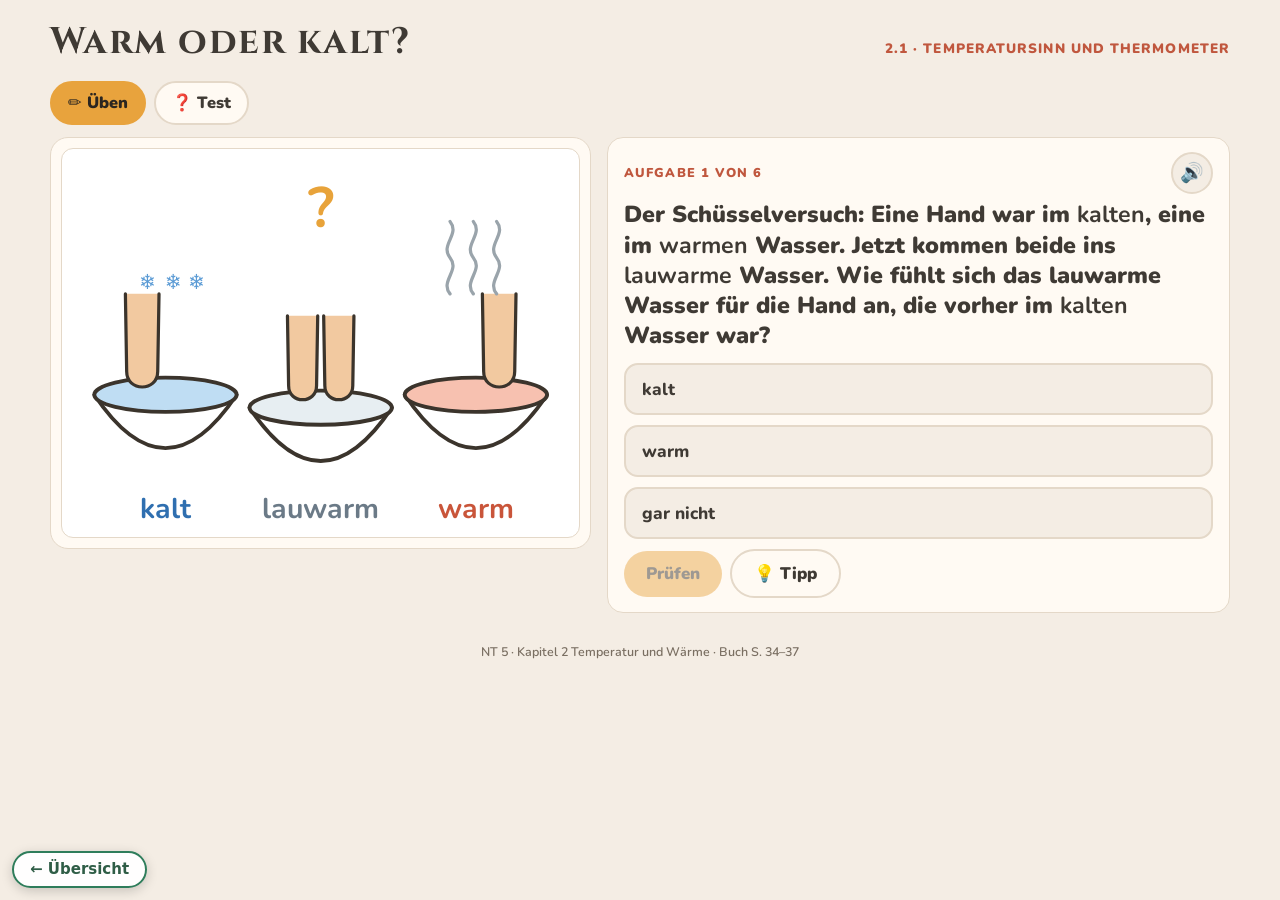
<file: 2-1.html>
<!doctype html>
<html lang="de"><head><meta charset="utf-8"><meta name="viewport" content="width=device-width,initial-scale=1,viewport-fit=cover">
<title>2.1 Warm oder kalt? · NT 5</title>
<link rel="preconnect" href="https://fonts.googleapis.com"><link href="https://fonts.googleapis.com/css2?family=Cinzel:wght@700&family=Nunito:wght@600;700;800;900&display=swap" rel="stylesheet">
<style>/* Übungsseiten NT 5 – Aufbau und Look wie die GPG-5-Übungen (Canva-Masterfolie):
   cremefarbener Grund, Cinzel-Überschrift, goldene Reiter, rostrote Kennzeichnung.
   Oben Reiter, links die Abbildung (Spielfläche), rechts das Bedienfeld. */
:root{
  --paper:#f4ede4; --card:#fffaf3; --ink:#3f3a34; --muted:#7a6f62; --line:#e4d8c8;
  --gold:#e8a33d; --rust:#c0573e; --ok:#3f8f4a; --bad:#c0392b; --okl:#e3f1e3; --badl:#f8e1dc; --sel:#fbe6c8; --sky:#e9f1f7;
  --display:"Cinzel", Georgia, serif; --body:"Nunito", system-ui, sans-serif;
  color-scheme: light;
  --sun:#e8a33d; --hot:#c0573e; --cold:#2f6fb0;
}
*{box-sizing:border-box}
[hidden]{display:none!important}
html{-webkit-text-size-adjust:100%}
body{background:var(--paper);color:var(--ink);font-family:var(--body);font-weight:600;margin:0;font-size:17px;line-height:1.45;
  padding-left:max(16px,env(safe-area-inset-left,0px));padding-right:max(16px,env(safe-area-inset-right,0px));padding-block:0 70px}
button{font:inherit;color:inherit;cursor:pointer}
button:focus-visible,[tabindex]:focus-visible{outline:3px solid var(--rust);outline-offset:2px}
.wrap{max-width:1180px;margin:0 auto;display:grid;gap:12px}
header{display:flex;flex-wrap:wrap;align-items:baseline;justify-content:space-between;gap:6px 20px;padding-top:16px}
h1{font-family:var(--display);font-size:clamp(1.4rem,3.4vw,2.3rem);letter-spacing:.04em;margin:0;text-wrap:balance}
.tag{color:var(--rust);font-weight:900;font-size:.85rem;letter-spacing:.08em;text-transform:uppercase}
.tabs{display:flex;flex-wrap:wrap;gap:8px}
.tabs button,.pill{font:900 1.02rem var(--body);background:var(--card);color:var(--ink);border:2px solid var(--line);border-radius:999px;padding:9px 16px;cursor:pointer}
.tabs button[aria-selected="true"],.pill[aria-pressed="true"]{background:var(--gold);border-color:var(--gold);color:#2b2620}
.lvl{display:grid;gap:12px}
.grid2{display:grid;grid-template-columns:minmax(0,1fr) minmax(0,1.15fr);gap:16px;align-items:start}
@media (max-width:820px){.grid2{grid-template-columns:1fr}}
.stage{background:var(--card);border:1px solid var(--line);border-radius:18px;padding:10px;min-width:0}
.stage .fig{margin:0;max-width:none}
.stage svg{display:block;width:100%;height:auto;max-height:62vh}
.side{display:grid;gap:12px;min-width:0}
.box{background:var(--card);border:1px solid var(--line);border-radius:16px;padding:14px 16px;min-width:0}
.box.solo{max-width:900px;width:100%}
.kicker{font-size:.8rem;font-weight:900;letter-spacing:.08em;text-transform:uppercase;color:var(--rust)}
.big{font-size:clamp(1.15rem,2.6vw,1.45rem);font-weight:900;line-height:1.3;margin:6px 0 12px}
.box p{margin:6px 0;line-height:1.5;font-size:1.05rem}
.row{display:flex;flex-wrap:wrap;gap:8px;align-items:center;margin-top:10px}
.row.between{justify-content:space-between;flex-wrap:nowrap;margin-top:0}
.btn{font:900 1.05rem var(--body);background:var(--gold);color:#2b2620;border:0;border-radius:999px;padding:11px 22px;min-height:46px}
.btn.ghost{background:transparent;border:2px solid var(--line);color:var(--ink)}
.btn:disabled{opacity:.45;cursor:default}
.msg{font-weight:900;font-size:1.1rem;margin:10px 0 0}
.msg:empty{display:none}
.msg.ok{color:var(--ok)} .msg.bad{color:var(--bad)}
.msg .why{display:block;font-weight:700;font-size:1rem;color:var(--ink);margin-top:4px}
.score{font-variant-numeric:tabular-nums;color:var(--muted);font-weight:900}
.score:empty{display:none}
.src{color:var(--muted);font-size:.78rem}
.foot{text-align:center;margin-top:18px}
.speak{flex:0 0 auto;border:2px solid var(--line);background:var(--paper);border-radius:999px;width:42px;height:42px;font-size:19px}
.tip{display:none;background:#fff4e2;border:2px dashed #f0cfa0;border-radius:12px;padding:8px 12px}
.tip.show{display:block}
.sub{color:var(--muted);margin:0 0 10px;font-size:.95rem}

/* Antwortknöpfe wie im GPG-Quiz */
.fig{max-width:380px;margin:0 auto 12px}
.fig svg,.opt svg{width:100%;height:auto;display:block;background:#fff;border-radius:12px;border:1px solid var(--line)}
.opts{display:grid;gap:10px}
.opts.img{grid-template-columns:repeat(auto-fill,minmax(150px,1fr))}
.opt{font:800 1.08rem var(--body);text-align:left;background:var(--paper);color:var(--ink);border:2px solid var(--line);border-radius:14px;padding:12px 16px;display:flex;flex-direction:column;gap:8px;justify-content:center;min-height:52px}
.opt.sel{border-color:var(--gold);background:var(--sel)}
.opt.ok{border-color:var(--ok);background:var(--okl)}
.opt.bad{border-color:var(--bad);background:var(--badl)}
/* richtig / falsch */
.tf{display:grid;gap:10px}
.tfrow{display:flex;gap:10px;align-items:center;background:var(--paper);border:2px solid var(--line);border-radius:14px;padding:8px 10px}
.tfrow .t{flex:1;font-weight:800}
.tfrow button{border:2px solid var(--line);background:var(--card);border-radius:999px;padding:8px 12px;min-width:84px;font-weight:900}
.tfrow button.sel{border-color:var(--gold);background:var(--gold);color:#2b2620}
.tfrow.ok{border-color:var(--ok);background:var(--okl)}.tfrow.bad{border-color:var(--bad);background:var(--badl)}
/* zuordnen */
.match{display:grid;grid-template-columns:1fr 1fr;gap:10px 16px}
.match .col{display:grid;gap:10px;align-content:start}
.mitem{background:var(--paper);border:2px solid var(--line);border-radius:14px;padding:10px 12px;min-height:56px;font-weight:800;text-align:left;position:relative}
.mitem.active{border-color:var(--gold);box-shadow:0 0 0 4px var(--sel)}
.mitem .tag{position:absolute;top:-10px;right:-8px;background:var(--ink);color:#fff;border-radius:999px;font-size:13px;padding:1px 8px;letter-spacing:0}
.mitem.ok{border-color:var(--ok);background:var(--okl)}.mitem.bad{border-color:var(--bad);background:var(--badl)}
/* Lückentext */
.cloze{font-size:1.15rem;line-height:2.5;margin:0 0 12px}
.gap{display:inline-block;min-width:110px;border:0;border-bottom:3px solid var(--rust);background:#fff;border-radius:10px 10px 0 0;padding:0 10px;font-weight:900;line-height:1.7;text-align:center}
.gap.active{background:var(--sel);border-color:var(--gold)}
.gap.ok{background:var(--okl);border-color:var(--ok)}.gap.bad{background:var(--badl);border-color:var(--bad)}
.bank{display:flex;flex-wrap:wrap;gap:8px;padding:12px;background:var(--paper);border-radius:14px;border:2px dashed var(--gold)}
.chip{background:var(--card);border:2px solid var(--line);border-radius:999px;padding:8px 14px;font-weight:900;min-height:44px}
.chip.used{opacity:.3}
.chip.active{border-color:var(--gold);background:var(--sel)}
.chip.ok{border-color:var(--ok);background:var(--okl)}.chip.bad{border-color:var(--bad);background:var(--badl)}
/* Reihenfolge */
.olist{display:grid;gap:10px}
.ocard{display:flex;gap:12px;align-items:center;background:var(--paper);border:2px solid var(--line);border-radius:14px;padding:10px 12px;font-weight:800;text-align:left;width:100%}
.ocard .n{flex:0 0 auto;width:36px;height:36px;border-radius:50%;border:2px dashed var(--muted);display:grid;place-items:center;font-weight:900}
.ocard.sel .n{border:0;background:var(--gold);color:#2b2620}
.ocard.ok{border-color:var(--ok);background:var(--okl)}.ocard.bad{border-color:var(--bad);background:var(--badl)}
/* sortieren */
.pool{display:flex;flex-wrap:wrap;gap:8px;min-height:56px;padding:10px;border-radius:14px;background:var(--paper);margin-bottom:12px}
.buckets{display:grid;gap:12px;grid-template-columns:repeat(auto-fit,minmax(180px,1fr))}
.bucket{border:2px dashed var(--line);border-radius:14px;padding:10px;min-height:120px;background:#fff;cursor:pointer}
.bucket h4{margin:0 0 8px;font-size:1rem;font-weight:900}
.bucket .chip{display:inline-block;margin:3px}
.bucket.hl{border-color:var(--gold);background:#fffaf0}
/* Thermometer */
.thermos{display:grid;grid-template-columns:repeat(auto-fill,minmax(200px,1fr));gap:12px}
.th{background:#fff;border:2px solid var(--line);border-radius:14px;padding:10px;text-align:center}
.th svg{height:230px;width:auto}
.stepper{display:flex;align-items:center;justify-content:center;gap:4px;margin-top:6px}
.stepper button{width:36px;height:40px;padding:0;border-radius:999px;border:2px solid var(--line);background:var(--card);font-size:20px;font-weight:900}
.stepper .v{min-width:62px;text-align:center;font-weight:900;font-size:1.15rem}
.th.ok{border-color:var(--ok);background:var(--okl)}.th.bad{border-color:var(--bad);background:var(--badl)}
.setth{display:flex;gap:18px;align-items:center;flex-wrap:wrap;justify-content:center}
.badge2{font-weight:900}
/* Simulation */
.sim canvas{width:100%;height:auto;display:block;background:#fff;border-radius:14px;border:1px solid var(--line);touch-action:none}
.simctl{display:flex;align-items:center;gap:12px;margin-top:10px;flex-wrap:wrap;font-weight:800}
.simctl input{flex:1;min-width:180px;accent-color:var(--rust)}
/* Film */
.film{display:flex;gap:14px;align-items:center;text-decoration:none;color:inherit;margin-top:8px}
.film .play{flex:0 0 64px;height:64px;border-radius:18px;background:var(--rust);color:#fff;display:grid;place-items:center;font-size:28px}
.film .big{display:block;margin:0}
/* Ergebnis */
.result{text-align:center}
.result .row{justify-content:center}
.result .sun{font-size:52px;line-height:1.1;margin-top:6px}
.result .nm{font:inherit;padding:6px 12px;border-radius:999px;border:2px solid var(--line);width:180px;background:#fff}
/* gesperrte Übung */
.lockpage{text-align:center;padding:40px 20px;margin-top:40px}
.lockpage h1{font-size:1.6rem}
.lockpage .pill{display:inline-block;text-decoration:none;margin-top:10px}
@media (max-width:560px){.match{gap:8px}.mitem{font-size:15px;padding:8px}}
@media (prefers-reduced-motion: reduce){*{transition:none!important;animation:none!important}}
/* Thermometer exakt ablesbar */
.thermos{grid-template-columns:repeat(auto-fill,minmax(200px,1fr))!important}
.th{display:flex;flex-direction:column;align-items:center;gap:6px}
.th svg{width:170px!important;height:auto!important;max-height:none!important;background:transparent!important;border:0!important}
.stepper{display:flex!important;flex-direction:column;align-items:center;gap:6px}
.stepper .v{font-size:1.35rem!important;font-weight:900;min-width:0!important}
.sbtns{display:flex;gap:6px}
.sbtns button{min-width:40px;height:42px;border-radius:12px;border:2px solid var(--line);background:var(--card);font-weight:900;font-size:1rem;padding:0 6px}
.sbtns button:active{background:var(--sel)}
.thfig{max-width:190px!important}
.stage .thfig svg{width:170px!important;margin:0 auto;max-height:none}
.stage .fig.thfig{margin:0 auto}
</style></head>
<body data-uebung="2.1"><main class="wrap" id="app"></main>
<script>window.PAGE = {"no": "2.1", "title": "Warm oder kalt?", "sub": "Temperatursinn und Thermometer", "book": "S. 34–37", "tasks": [{"type": "mc", "img": "schuesseln", "q": "Der Schüsselversuch: Eine Hand war im <b>kalten<\/b>, eine im <b>warmen<\/b> Wasser. Jetzt kommen beide ins <b>lauwarme<\/b> Wasser. Wie fühlt sich das lauwarme Wasser für die Hand an, die vorher im <b>kalten<\/b> Wasser war?", "opts": [{"t": "warm"}, {"t": "kalt"}, {"t": "gar nicht"}], "a": 0, "tip": "Die Hand vergleicht mit ihrer eigenen Temperatur. Sie war vorher kalt.", "why": "Die Hand war kalt. Im Vergleich dazu ist das lauwarme Wasser wärmer – es fühlt sich warm an."}, {"type": "mc", "img": "schuesseln", "q": "Und die Hand, die vorher im <b>warmen<\/b> Wasser war? Wie fühlt sich für sie das gleiche lauwarme Wasser an?", "opts": [{"t": "warm"}, {"t": "kalt"}, {"t": "genauso wie für die andere Hand"}], "a": 1, "why": "Die Hand war warm. Im Vergleich dazu ist das lauwarme Wasser kälter – es fühlt sich kalt an."}, {"type": "mc", "q": "Beide Hände sind im <b>gleichen<\/b> Wasser – und fühlen etwas anderes. Was lernst du daraus?", "opts": [{"t": "Unsere Haut vergleicht nur. Sie kann sich täuschen. Zum genauen Messen brauchen wir ein Thermometer."}, {"t": "Das Wasser hat an jeder Stelle eine andere Temperatur."}, {"t": "Die linke Hand fühlt immer richtig, die rechte nicht."}], "a": 0}, {"type": "multi", "q": "Womit kann man die Temperatur <b>messen<\/b>? Tippe alle Thermometer an.", "opts": [{"t": "Flüssigkeitsthermometer", "img": "fluessig"}, {"t": "Bimetallthermometer", "img": "bimetall"}, {"t": "Kochtopf", "img": "topf"}, {"t": "elektronisches Thermometer", "img": "elektronisch"}], "a": [0, 1, 3]}, {"type": "match", "q": "Jedes Thermometer zeigt die Temperatur anders an. Verbinde.", "left": ["Flüssigkeitsthermometer", "Bimetallthermometer", "elektronisches Thermometer"], "right": ["Eine rote Säule steigt oder sinkt an einer Skala.", "Ein Zeiger dreht sich auf einer runden Skala.", "Eine Zahl erscheint auf einem kleinen Bildschirm."]}, {"type": "cloze", "q": "Ergänze den Merksatz.", "text": "Die Temperatur gibt an, wie {warm} oder {kalt} etwas ist. Genau messen wir sie mit einem {Thermometer}. Die Einheit ist Grad {Celsius} (°C).", "extra": ["Lineal", "Meter", "Hand"]}], "img": {"bimetall": "<svg viewBox=\"0 0 400 300\" xmlns=\"http://www.w3.org/2000/svg\"><circle cx=\"200\" cy=\"150\" r=\"118\" fill=\"#FFFFFF\" stroke=\"#3B342C\" stroke-width=\"4\"/><circle cx=\"200\" cy=\"150\" r=\"104\" fill=\"#FBF7EE\" stroke=\"#3B342C\" stroke-width=\"1.5\"/><path d=\"M137.8,212.2 A88,88 0 0 1 137.8,87.8\" fill=\"none\" stroke=\"#5B9BD5\" stroke-width=\"10\" stroke-linecap=\"round\" stroke-linejoin=\"round\"/><path d=\"M137.8,87.8 A88,88 0 0 1 262.2,87.8\" fill=\"none\" stroke=\"#E9C46A\" stroke-width=\"10\" stroke-linecap=\"round\" stroke-linejoin=\"round\"/><path d=\"M262.2,87.8 A88,88 0 0 1 262.2,212.2\" fill=\"none\" stroke=\"#E4573D\" stroke-width=\"10\" stroke-linecap=\"round\" stroke-linejoin=\"round\"/><line x1=\"150.5\" y1=\"199.5\" x2=\"142.0\" y2=\"208.0\" stroke=\"#3B342C\" stroke-width=\"2\" stroke-linecap=\"round\"/><line x1=\"137.7\" y1=\"193.6\" x2=\"132.8\" y2=\"197.0\" stroke=\"#3B342C\" stroke-width=\"2\" stroke-linecap=\"round\"/><line x1=\"131.1\" y1=\"182.1\" x2=\"125.7\" y2=\"184.7\" stroke=\"#3B342C\" stroke-width=\"2\" stroke-linecap=\"round\"/><line x1=\"132.4\" y1=\"168.1\" x2=\"120.8\" y2=\"171.2\" stroke=\"#3B342C\" stroke-width=\"2\" stroke-linecap=\"round\"/><line x1=\"124.3\" y1=\"156.6\" x2=\"118.3\" y2=\"157.1\" stroke=\"#3B342C\" stroke-width=\"2\" stroke-linecap=\"round\"/><line x1=\"124.3\" y1=\"143.4\" x2=\"118.3\" y2=\"142.9\" stroke=\"#3B342C\" stroke-width=\"2\" stroke-linecap=\"round\"/><line x1=\"132.4\" y1=\"131.9\" x2=\"120.8\" y2=\"128.8\" stroke=\"#3B342C\" stroke-width=\"2\" stroke-linecap=\"round\"/><line x1=\"131.1\" y1=\"117.9\" x2=\"125.7\" y2=\"115.3\" stroke=\"#3B342C\" stroke-width=\"2\" stroke-linecap=\"round\"/><line x1=\"137.7\" y1=\"106.4\" x2=\"132.8\" y2=\"103.0\" stroke=\"#3B342C\" stroke-width=\"2\" stroke-linecap=\"round\"/><line x1=\"150.5\" y1=\"100.5\" x2=\"142.0\" y2=\"92.0\" stroke=\"#3B342C\" stroke-width=\"2\" stroke-linecap=\"round\"/><line x1=\"156.4\" y1=\"87.7\" x2=\"153.0\" y2=\"82.8\" stroke=\"#3B342C\" stroke-width=\"2\" stroke-linecap=\"round\"/><line x1=\"167.9\" y1=\"81.1\" x2=\"165.3\" y2=\"75.7\" stroke=\"#3B342C\" stroke-width=\"2\" stroke-linecap=\"round\"/><line x1=\"181.9\" y1=\"82.4\" x2=\"178.8\" y2=\"70.8\" stroke=\"#3B342C\" stroke-width=\"2\" stroke-linecap=\"round\"/><line x1=\"193.4\" y1=\"74.3\" x2=\"192.9\" y2=\"68.3\" stroke=\"#3B342C\" stroke-width=\"2\" stroke-linecap=\"round\"/><line x1=\"206.6\" y1=\"74.3\" x2=\"207.1\" y2=\"68.3\" stroke=\"#3B342C\" stroke-width=\"2\" stroke-linecap=\"round\"/><line x1=\"218.1\" y1=\"82.4\" x2=\"221.2\" y2=\"70.8\" stroke=\"#3B342C\" stroke-width=\"2\" stroke-linecap=\"round\"/><line x1=\"232.1\" y1=\"81.1\" x2=\"234.7\" y2=\"75.7\" stroke=\"#3B342C\" stroke-width=\"2\" stroke-linecap=\"round\"/><line x1=\"243.6\" y1=\"87.7\" x2=\"247.0\" y2=\"82.8\" stroke=\"#3B342C\" stroke-width=\"2\" stroke-linecap=\"round\"/><line x1=\"249.5\" y1=\"100.5\" x2=\"258.0\" y2=\"92.0\" stroke=\"#3B342C\" stroke-width=\"2\" stroke-linecap=\"round\"/><line x1=\"262.3\" y1=\"106.4\" x2=\"267.2\" y2=\"103.0\" stroke=\"#3B342C\" stroke-width=\"2\" stroke-linecap=\"round\"/><line x1=\"268.9\" y1=\"117.9\" x2=\"274.3\" y2=\"115.3\" stroke=\"#3B342C\" stroke-width=\"2\" stroke-linecap=\"round\"/><line x1=\"267.6\" y1=\"131.9\" x2=\"279.2\" y2=\"128.8\" stroke=\"#3B342C\" stroke-width=\"2\" stroke-linecap=\"round\"/><line x1=\"275.7\" y1=\"143.4\" x2=\"281.7\" y2=\"142.9\" stroke=\"#3B342C\" stroke-width=\"2\" stroke-linecap=\"round\"/><line x1=\"275.7\" y1=\"156.6\" x2=\"281.7\" y2=\"157.1\" stroke=\"#3B342C\" stroke-width=\"2\" stroke-linecap=\"round\"/><line x1=\"267.6\" y1=\"168.1\" x2=\"279.2\" y2=\"171.2\" stroke=\"#3B342C\" stroke-width=\"2\" stroke-linecap=\"round\"/><line x1=\"268.9\" y1=\"182.1\" x2=\"274.3\" y2=\"184.7\" stroke=\"#3B342C\" stroke-width=\"2\" stroke-linecap=\"round\"/><line x1=\"262.3\" y1=\"193.6\" x2=\"267.2\" y2=\"197.0\" stroke=\"#3B342C\" stroke-width=\"2\" stroke-linecap=\"round\"/><line x1=\"249.5\" y1=\"199.5\" x2=\"258.0\" y2=\"208.0\" stroke=\"#3B342C\" stroke-width=\"2\" stroke-linecap=\"round\"/><text x=\"161.10912703473988\" y=\"194.89087296526012\" font-family=\"Nunito, DejaVu Sans, sans-serif\" font-weight=\"700\" font-size=\"15\" fill=\"#3B342C\" text-anchor=\"middle\">-20<\/text><text x=\"146.87407955410123\" y=\"141.76495251936134\" font-family=\"Nunito, DejaVu Sans, sans-serif\" font-weight=\"700\" font-size=\"15\" fill=\"#3B342C\" text-anchor=\"middle\">0<\/text><text x=\"185.76495251936137\" y=\"102.87407955410124\" font-family=\"Nunito, DejaVu Sans, sans-serif\" font-weight=\"700\" font-size=\"15\" fill=\"#3B342C\" text-anchor=\"middle\">20<\/text><text x=\"238.8908729652601\" y=\"117.10912703473988\" font-family=\"Nunito, DejaVu Sans, sans-serif\" font-weight=\"700\" font-size=\"15\" fill=\"#3B342C\" text-anchor=\"middle\">40<\/text><text x=\"253.12592044589877\" y=\"170.23504748063863\" font-family=\"Nunito, DejaVu Sans, sans-serif\" font-weight=\"700\" font-size=\"15\" fill=\"#3B342C\" text-anchor=\"middle\">60<\/text><path d=\"M200,150 L202.3,150.7 L202.3,151.6 L202.0,152.5 L201.3,153.3 L200.3,153.9 L199.0,154.2 L197.6,154.1 L196.2,153.5 L195.0,152.4 L194.2,150.8 L193.8,149.0 L194.0,147.0 L194.9,145.1 L196.3,143.5 L198.3,142.3 L200.7,141.8 L203.3,142.0 L205.7,143.0 L207.9,144.8 L209.4,147.3 L210.2,150.2 L210.1,153.3 L208.9,156.3 L206.9,159.0 L204.1,161.0 L200.7,162.1 L196.9,162.2 L193.3,161.0 L190.0,158.8 L187.5,155.6 L186.0,151.8 L185.7,147.5 L186.8,143.2 L189.1,139.3 L192.6,136.2 L196.9,134.3 L201.7,133.7 L206.6,134.5 L211.1,136.9 L214.9,140.6 L217.4,145.3 L218.4,150.6 L217.7,156.1 L215.4,161.3 L211.6,165.7 L206.6,168.8 L200.8,170.3 L194.6,170.0 L188.7,167.9 L183.7,164.0 L179.9,158.7 L177.8,152.4 L177.7,145.7 L179.7,139.1 L183.5,133.3 L189.0,128.8 L195.7,126.2\" fill=\"none\" stroke=\"#B07A3A\" stroke-width=\"2.5\" stroke-linecap=\"round\" stroke-linejoin=\"round\"/><line x1=\"200.0\" y1=\"150.0\" x2=\"219.8\" y2=\"57.1\" stroke=\"#3B342C\" stroke-width=\"4\" stroke-linecap=\"round\"/><polygon points=\"219.8,57.1 222.6,68.7 212.4,66.6\" fill=\"#3B342C\" stroke=\"#3B342C\" stroke-width=\"2\" stroke-linejoin=\"round\"/><circle cx=\"200\" cy=\"150\" r=\"7\" fill=\"#3B342C\" stroke=\"#3B342C\" stroke-width=\"1\"/><\/svg>", "topf": "<svg viewBox=\"0 0 400 300\" xmlns=\"http://www.w3.org/2000/svg\"><rect x=\"80\" y=\"235\" width=\"240\" height=\"30\" rx=\"4\" fill=\"#5A5A5A\" stroke=\"#3B342C\" stroke-width=\"3\"/><rect x=\"105\" y=\"228\" width=\"190\" height=\"10\" rx=\"3\" fill=\"#E4573D\" stroke=\"#3B342C\" stroke-width=\"2\"/><path d=\"M100,120 L100,215 C100,226 110,228 120,228 L280,228 C290,228 300,226 300,215 L300,120 Z\" fill=\"#B9C2C9\" stroke=\"#3B342C\" stroke-width=\"3\" stroke-linecap=\"round\" stroke-linejoin=\"round\"/><rect x=\"100\" y=\"140\" width=\"200\" height=\"75\" rx=\"0\" fill=\"#CFE6F7\" stroke=\"none\" stroke-width=\"0\"/><line x1=\"100.0\" y1=\"140.0\" x2=\"300.0\" y2=\"140.0\" stroke=\"#2F6FB0\" stroke-width=\"2\" stroke-linecap=\"round\"/><rect x=\"300\" y=\"128\" width=\"70\" height=\"14\" rx=\"6\" fill=\"#3B342C\" stroke=\"#3B342C\" stroke-width=\"2\"/><rect x=\"30\" y=\"128\" width=\"70\" height=\"14\" rx=\"6\" fill=\"#3B342C\" stroke=\"#3B342C\" stroke-width=\"2\"/><path d=\"M170,112 c-8,-10 8,-18 0,-28 c-8,-10 8,-18 0,-28\" fill=\"none\" stroke=\"#9AA4AB\" stroke-width=\"2.5\" stroke-linecap=\"round\" stroke-linejoin=\"round\"/><path d=\"M188,112 c-8,-10 8,-18 0,-28 c-8,-10 8,-18 0,-28\" fill=\"none\" stroke=\"#9AA4AB\" stroke-width=\"2.5\" stroke-linecap=\"round\" stroke-linejoin=\"round\"/><path d=\"M206,112 c-8,-10 8,-18 0,-28 c-8,-10 8,-18 0,-28\" fill=\"none\" stroke=\"#9AA4AB\" stroke-width=\"2.5\" stroke-linecap=\"round\" stroke-linejoin=\"round\"/><line x1=\"140.0\" y1=\"255.0\" x2=\"140.0\" y2=\"160.0\" stroke=\"#C9553A\" stroke-width=\"4\" stroke-linecap=\"round\"/><polygon points=\"140.0,160.0 145.2,170.8 134.8,170.8\" fill=\"#C9553A\" stroke=\"#C9553A\" stroke-width=\"2\" stroke-linejoin=\"round\"/><line x1=\"200.0\" y1=\"255.0\" x2=\"200.0\" y2=\"160.0\" stroke=\"#C9553A\" stroke-width=\"4\" stroke-linecap=\"round\"/><polygon points=\"200.0,160.0 205.2,170.8 194.8,170.8\" fill=\"#C9553A\" stroke=\"#C9553A\" stroke-width=\"2\" stroke-linejoin=\"round\"/><line x1=\"260.0\" y1=\"255.0\" x2=\"260.0\" y2=\"160.0\" stroke=\"#C9553A\" stroke-width=\"4\" stroke-linecap=\"round\"/><polygon points=\"260.0,160.0 265.2,170.8 254.8,170.8\" fill=\"#C9553A\" stroke=\"#C9553A\" stroke-width=\"2\" stroke-linejoin=\"round\"/><text x=\"200\" y=\"292\" font-family=\"Nunito, DejaVu Sans, sans-serif\" font-weight=\"700\" font-size=\"20\" fill=\"#C9553A\" text-anchor=\"middle\">heiß → kalt<\/text><\/svg>", "fluessig": "<svg viewBox=\"0 0 400 300\" xmlns=\"http://www.w3.org/2000/svg\"><rect x=\"180.0\" y=\"18\" width=\"40\" height=\"254.0\" rx=\"8\" fill=\"#FFFFFF\" stroke=\"#3B342C\" stroke-width=\"2.5\"/><rect x=\"195.0\" y=\"30\" width=\"10.0\" height=\"200\" rx=\"5.0\" fill=\"#EEF3F6\" stroke=\"#3B342C\" stroke-width=\"2\"/><rect x=\"197.0\" y=\"146.0\" width=\"6.0\" height=\"88.0\" fill=\"#C9553A\"/><circle cx=\"200\" cy=\"242.0\" r=\"12.4\" fill=\"#C9553A\" stroke=\"#3B342C\" stroke-width=\"2.5\"/><line x1=\"207.0\" y1=\"38.0\" x2=\"214.0\" y2=\"38.0\" stroke=\"#3B342C\" stroke-width=\"1.6\" stroke-linecap=\"round\"/><line x1=\"207.0\" y1=\"56.4\" x2=\"210.0\" y2=\"56.4\" stroke=\"#3B342C\" stroke-width=\"1.6\" stroke-linecap=\"round\"/><line x1=\"207.0\" y1=\"74.8\" x2=\"214.0\" y2=\"74.8\" stroke=\"#3B342C\" stroke-width=\"1.6\" stroke-linecap=\"round\"/><line x1=\"207.0\" y1=\"93.2\" x2=\"210.0\" y2=\"93.2\" stroke=\"#3B342C\" stroke-width=\"1.6\" stroke-linecap=\"round\"/><line x1=\"207.0\" y1=\"111.6\" x2=\"214.0\" y2=\"111.6\" stroke=\"#3B342C\" stroke-width=\"1.6\" stroke-linecap=\"round\"/><line x1=\"207.0\" y1=\"130.0\" x2=\"210.0\" y2=\"130.0\" stroke=\"#3B342C\" stroke-width=\"1.6\" stroke-linecap=\"round\"/><line x1=\"207.0\" y1=\"148.4\" x2=\"214.0\" y2=\"148.4\" stroke=\"#3B342C\" stroke-width=\"1.6\" stroke-linecap=\"round\"/><line x1=\"207.0\" y1=\"166.8\" x2=\"210.0\" y2=\"166.8\" stroke=\"#3B342C\" stroke-width=\"1.6\" stroke-linecap=\"round\"/><line x1=\"207.0\" y1=\"185.2\" x2=\"214.0\" y2=\"185.2\" stroke=\"#3B342C\" stroke-width=\"1.6\" stroke-linecap=\"round\"/><line x1=\"207.0\" y1=\"203.6\" x2=\"210.0\" y2=\"203.6\" stroke=\"#3B342C\" stroke-width=\"1.6\" stroke-linecap=\"round\"/><line x1=\"207.0\" y1=\"222.0\" x2=\"214.0\" y2=\"222.0\" stroke=\"#3B342C\" stroke-width=\"1.6\" stroke-linecap=\"round\"/><text x=\"189.0\" y=\"227\" font-family=\"Nunito, DejaVu Sans, sans-serif\" font-weight=\"700\" font-size=\"14\" fill=\"#3B342C\" text-anchor=\"end\">0<\/text><text x=\"189.0\" y=\"135.0\" font-family=\"Nunito, DejaVu Sans, sans-serif\" font-weight=\"700\" font-size=\"14\" fill=\"#3B342C\" text-anchor=\"end\">20<\/text><text x=\"189.0\" y=\"43\" font-family=\"Nunito, DejaVu Sans, sans-serif\" font-weight=\"700\" font-size=\"14\" fill=\"#3B342C\" text-anchor=\"end\">40<\/text><text x=\"125\" y=\"130\" font-family=\"Nunito, DejaVu Sans, sans-serif\" font-weight=\"700\" font-size=\"22\" fill=\"#3B342C\" text-anchor=\"middle\">°C<\/text><path d=\"M240,160 C280,150 300,120 320,110\" fill=\"none\" stroke=\"#3B342C\" stroke-width=\"1.8\" stroke-linecap=\"round\" stroke-linejoin=\"round\"/><text x=\"330\" y=\"106\" font-family=\"Nunito, DejaVu Sans, sans-serif\" font-weight=\"400\" font-size=\"16\" fill=\"#3B342C\" text-anchor=\"start\">Steigrohr<\/text><path d=\"M215,265 C260,270 280,262 300,255\" fill=\"none\" stroke=\"#3B342C\" stroke-width=\"1.8\" stroke-linecap=\"round\" stroke-linejoin=\"round\"/><text x=\"306\" y=\"258\" font-family=\"Nunito, DejaVu Sans, sans-serif\" font-weight=\"400\" font-size=\"16\" fill=\"#3B342C\" text-anchor=\"start\">Kugel<\/text><\/svg>", "elektronisch": "<svg viewBox=\"0 0 400 300\" xmlns=\"http://www.w3.org/2000/svg\"><path d=\"M70,215 C60,200 70,180 95,170 L300,95 C325,86 345,100 340,120 C336,134 325,140 312,145 L110,220 C95,226 78,226 70,215Z\" fill=\"#FFFFFF\" stroke=\"#3B342C\" stroke-width=\"3\" stroke-linecap=\"round\" stroke-linejoin=\"round\"/><path d=\"M300,95 L345,78 C352,76 356,84 350,88 L312,145\" fill=\"#DCE3E8\" stroke=\"#3B342C\" stroke-width=\"2.5\" stroke-linecap=\"round\" stroke-linejoin=\"round\"/><path d=\"M118,190 L230,148 L242,178 L130,220Z\" fill=\"#CFE8D8\" stroke=\"#3B342C\" stroke-width=\"2.5\" stroke-linecap=\"round\" stroke-linejoin=\"round\"/><text x=\"180\" y=\"196\" transform=\"rotate(-20 180 190)\" font-family=\"DejaVu Sans Mono, monospace\" font-weight=\"700\" font-size=\"30\" fill=\"#3B342C\" text-anchor=\"middle\">37,1°<\/text><circle cx=\"268\" cy=\"152\" r=\"10\" fill=\"#E9C46A\" stroke=\"#3B342C\" stroke-width=\"2\"/><line x1=\"348.0\" y1=\"82.0\" x2=\"375.0\" y2=\"72.0\" stroke=\"#B9C2C9\" stroke-width=\"6\" stroke-linecap=\"round\"/><path d=\"M40,70 l18,-12 M40,95 l24,-4 M50,45 l10,-16\" fill=\"none\" stroke=\"#C9553A\" stroke-width=\"3\" stroke-linecap=\"round\" stroke-linejoin=\"round\"/><\/svg>", "schuesseln": "<svg viewBox=\"0 0 400 300\" xmlns=\"http://www.w3.org/2000/svg\"><path d=\"M25.0,190 Q80,272.5 135.0,190\" fill=\"#FFFFFF\" stroke=\"#3B342C\" stroke-width=\"3\" stroke-linecap=\"round\" stroke-linejoin=\"round\"/><ellipse cx=\"80\" cy=\"190\" rx=\"55.0\" ry=\"13.2\" fill=\"#BFDDF3\" stroke=\"#3B342C\" stroke-width=\"3\"/><path d=\"M145.0,200 Q200,282.5 255.0,200\" fill=\"#FFFFFF\" stroke=\"#3B342C\" stroke-width=\"3\" stroke-linecap=\"round\" stroke-linejoin=\"round\"/><ellipse cx=\"200\" cy=\"200\" rx=\"55.0\" ry=\"13.2\" fill=\"#E7EEF2\" stroke=\"#3B342C\" stroke-width=\"3\"/><path d=\"M265.0,190 Q320,272.5 375.0,190\" fill=\"#FFFFFF\" stroke=\"#3B342C\" stroke-width=\"3\" stroke-linecap=\"round\" stroke-linejoin=\"round\"/><ellipse cx=\"320\" cy=\"190\" rx=\"55.0\" ry=\"13.2\" fill=\"#F7C1B0\" stroke=\"#3B342C\" stroke-width=\"3\"/><path d=\"M49.0,112.0 L50.0,172.0 C50.0,188.0 74.0,188.0 74.0,172.0 L75.0,112.0\" fill=\"#F2C9A0\" stroke=\"#3B342C\" stroke-width=\"2.5\" stroke-linecap=\"round\" stroke-linejoin=\"round\"/><path d=\"M325.0,112.0 L326.0,172.0 C326.0,188.0 350.0,188.0 350.0,172.0 L351.0,112.0\" fill=\"#F2C9A0\" stroke=\"#3B342C\" stroke-width=\"2.5\" stroke-linecap=\"round\" stroke-linejoin=\"round\"/><path d=\"M174.3,129.0 L175.2,183.0 C175.2,197.4 196.8,197.4 196.8,183.0 L197.7,129.0\" fill=\"#F2C9A0\" stroke=\"#3B342C\" stroke-width=\"2.5\" stroke-linecap=\"round\" stroke-linejoin=\"round\"/><path d=\"M202.3,129.0 L203.2,183.0 C203.2,197.4 224.8,197.4 224.8,183.0 L225.7,129.0\" fill=\"#F2C9A0\" stroke=\"#3B342C\" stroke-width=\"2.5\" stroke-linecap=\"round\" stroke-linejoin=\"round\"/><text x=\"66\" y=\"108\" font-family=\"Nunito, DejaVu Sans, sans-serif\" font-weight=\"700\" font-size=\"16\" fill=\"#5B9BD5\" text-anchor=\"middle\">❄<\/text><text x=\"86\" y=\"108\" font-family=\"Nunito, DejaVu Sans, sans-serif\" font-weight=\"700\" font-size=\"16\" fill=\"#5B9BD5\" text-anchor=\"middle\">❄<\/text><text x=\"104\" y=\"108\" font-family=\"Nunito, DejaVu Sans, sans-serif\" font-weight=\"700\" font-size=\"16\" fill=\"#5B9BD5\" text-anchor=\"middle\">❄<\/text><path d=\"M300,112 c-8,-10 8,-18 0,-28 c-8,-10 8,-18 0,-28\" fill=\"none\" stroke=\"#9AA4AB\" stroke-width=\"2.5\" stroke-linecap=\"round\" stroke-linejoin=\"round\"/><path d=\"M318,112 c-8,-10 8,-18 0,-28 c-8,-10 8,-18 0,-28\" fill=\"none\" stroke=\"#9AA4AB\" stroke-width=\"2.5\" stroke-linecap=\"round\" stroke-linejoin=\"round\"/><path d=\"M336,112 c-8,-10 8,-18 0,-28 c-8,-10 8,-18 0,-28\" fill=\"none\" stroke=\"#9AA4AB\" stroke-width=\"2.5\" stroke-linecap=\"round\" stroke-linejoin=\"round\"/><text x=\"80\" y=\"285\" font-family=\"Nunito, DejaVu Sans, sans-serif\" font-weight=\"700\" font-size=\"22\" fill=\"#2F6FB0\" text-anchor=\"middle\">kalt<\/text><text x=\"200\" y=\"285\" font-family=\"Nunito, DejaVu Sans, sans-serif\" font-weight=\"700\" font-size=\"22\" fill=\"#6B7A87\" text-anchor=\"middle\">lauwarm<\/text><text x=\"320\" y=\"285\" font-family=\"Nunito, DejaVu Sans, sans-serif\" font-weight=\"700\" font-size=\"22\" fill=\"#C9553A\" text-anchor=\"middle\">warm<\/text><text x=\"200\" y=\"60\" font-family=\"Nunito, DejaVu Sans, sans-serif\" font-weight=\"700\" font-size=\"44\" fill=\"#E8A33A\" text-anchor=\"middle\">?<\/text><\/svg>"}, "film": null, "color": "#E8A33A", "test": [{"type": "mc", "q": "Lena hält einen Finger ins Badewasser und sagt: „Das hat genau 30 °C.“ Was sagst du dazu?", "opts": [{"t": "Das kann man mit dem Finger nicht genau sagen – sie braucht ein Thermometer."}, {"t": "Das stimmt, der Finger misst genau."}, {"t": "Das stimmt nur mit der linken Hand."}], "a": 0, "why": ""}, {"type": "mc", "q": "Peter hat warm geduscht, Merve kalt. Beide springen ins gleiche Becken. Wer empfindet das Wasser als kalt?", "opts": [{"t": "Peter"}, {"t": "Merve"}, {"t": "beide gleich"}], "a": 0, "why": "Peters Haut ist warm – im Vergleich wirkt das Wasser kalt."}, {"type": "tf", "q": "Richtig oder falsch?", "items": [["Die Einheit der Temperatur ist Grad Celsius (°C).", true], ["Ein Bimetallthermometer zeigt die Temperatur mit einem Zeiger an.", true], ["Unsere Haut misst die Temperatur genau.", false]]}]};</script>
<script>/* Freigabe der Übungen durch die Lehrkraft.
   Zustand liegt im Gerät (localStorage) und kann per Link/QR an alle iPads verteilt werden:
   index.html?frei=2.1,2.2&t=<Zeitstempel>   (frei=- bedeutet: alles gesperrt)  */
(function () {
  var ALL = ["2.1", "2.2", "2.3", "2.4", "2.5", "2.6", "2.7"];
  var KEY = "nt5tw_freigabe";
  var PIN = (typeof LEHRERCODE !== "undefined" ? String(LEHRERCODE) : "5555");
  function load() {
    try { var s = JSON.parse(localStorage.getItem(KEY)); if (s && s.open) return s; } catch (e) {}
    return { open: ALL.slice(), t: 0 };            // Standard: alles offen
  }
  function save(s) { try { localStorage.setItem(KEY, JSON.stringify(s)); } catch (e) {} }
  var st = load();

  // Freigabe-Link übernehmen (nur wenn neuer als der gespeicherte Stand)
  var q = new URLSearchParams(location.search);
  if (q.has("frei")) {
    var t = parseInt(q.get("t") || "0", 10);
    if (t >= (st.t || 0)) {
      var f = q.get("frei");
      st = { open: f === "-" ? [] : f.split(",").filter(function (x) { return ALL.indexOf(x) >= 0; }), t: t };
      save(st);
    }
    history.replaceState(null, "", location.pathname);
  }
  var isOpen = function (no) { return st.open.indexOf(no) >= 0; };
  window.NT5_FREI = { isOpen: isOpen };

  // ---------- Übungsseite: gesperrt? ----------
  var page = document.body.getAttribute("data-uebung");
  if (page) {
    if (!isOpen(page)) {
      window.NT5_LOCKED = true;
      document.body.innerHTML = '<main class="wrap"><div class="box lockpage"><div style="font-size:64px">🔒</div>' +
        '<h1>Übung ' + page + ' ist noch gesperrt</h1><p class="sub">Deine Lehrkraft schaltet sie frei, wenn ihr das Thema besprochen habt.</p>' +
        '<a class="pill" href="index.html">← Zur Übersicht</a></div></main>';
    }
    return;
  }

  // ---------- Startseite ----------
  function paint() {
    document.querySelectorAll("a.card[data-no]").forEach(function (a) {
      var no = a.getAttribute("data-no"), o = isOpen(no);
      a.classList.toggle("locked", !o);
      a.querySelector(".go").textContent = o ? "Übung starten →" : "🔒 gesperrt";
      a.setAttribute("aria-disabled", o ? "false" : "true");
    });
    var n = st.open.length;
    var info = document.getElementById("freiinfo");
    if (info) info.textContent = n === ALL.length ? "" : n === 0 ? "Alle Übungen sind gerade gesperrt." : "Freigegeben: " + st.open.join(", ");
  }
  document.querySelectorAll("a.card[data-no]").forEach(function (a) {
    a.addEventListener("click", function (e) {
      if (!isOpen(a.getAttribute("data-no"))) { e.preventDefault(); a.classList.remove("shake"); void a.offsetWidth; a.classList.add("shake"); }
    });
  });
  paint();

  // ---------- Lehrkraft-Bereich ----------
  var dlg = document.getElementById("teacher");
  if (!dlg) return;
  var pinBox = document.getElementById("pinbox"), panel = document.getElementById("tpanel");
  document.getElementById("tbtn").onclick = function () {
    dlg.hidden = false; pinBox.hidden = false; panel.hidden = true;
    var inp = document.getElementById("pin"); inp.value = ""; document.getElementById("pinerr").textContent = ""; inp.focus();
  };
  document.getElementById("tclose").onclick = function () { dlg.hidden = true; };
  dlg.addEventListener("click", function (e) { if (e.target === dlg) dlg.hidden = true; });
  function tryPin() {
    if (document.getElementById("pin").value.trim() === PIN) { pinBox.hidden = true; panel.hidden = false; buildList(); }
    else document.getElementById("pinerr").textContent = "Falscher Code.";
  }
  document.getElementById("pinok").onclick = tryPin;
  document.getElementById("pin").addEventListener("keydown", function (e) { if (e.key === "Enter") tryPin(); });

  function link() {
    var base = /^https?:/.test(location.protocol) ? location.href.split("?")[0].split("#")[0]
             : (typeof ADRESSE !== "undefined" ? ADRESSE : location.href.split("?")[0]);
    return base + "?frei=" + (st.open.length ? st.open.join(",") : "-") + "&t=" + st.t;
  }
  function qrSvg(text) {
    try { var q = qrcode(0, "M"); q.addData(text); q.make(); return q.createSvgTag({ cellSize: 6, margin: 2, scalable: true }); }
    catch (e) { return "<p>QR-Code konnte nicht erzeugt werden.</p>"; }
  }
  function openList() { return st.open.length ? st.open.join(" · ") : "keine (alles gesperrt)"; }
  function update() {
    st.t = Date.now(); save(st); paint();
    var l = link(); document.getElementById("tlink").value = l;
    document.getElementById("qr").innerHTML = qrSvg(l);
    document.getElementById("qrinfo").textContent = "Offen: " + openList();
    var big = document.getElementById("qrbig");
    if (!big.hidden) showBig();
  }
  function showBig() {
    var big = document.getElementById("qrbig");
    big.querySelector(".qrcode").innerHTML = qrSvg(link());
    big.querySelector(".qropen").textContent = "Offen: " + openList();
    big.hidden = false;
  }
  document.getElementById("qrshow").onclick = showBig;
  document.getElementById("qrbig").onclick = function () { this.hidden = true; };
  function buildList() {
    var box = document.getElementById("tlist"); box.innerHTML = "";
    document.querySelectorAll("a.card[data-no]").forEach(function (a) {
      var no = a.getAttribute("data-no"), title = a.getAttribute("data-title");
      var row = document.createElement("label"); row.className = "trow";
      row.innerHTML = '<span class="no" style="background:' + a.getAttribute("data-col") + '">' + no + '</span><span class="tt">' + title +
        '</span><input type="checkbox" class="sw"' + (isOpen(no) ? " checked" : "") + '><span class="swl"></span>';
      row.querySelector("input").onchange = function () {
        var on = this.checked;
        st.open = ALL.filter(function (x) { return x === no ? on : isOpen(x); });
        update();
      };
      box.appendChild(row);
    });
    update();
  }
  document.getElementById("allon").onclick = function () { st.open = ALL.slice(); buildList(); };
  document.getElementById("alloff").onclick = function () { st.open = []; buildList(); };
  document.getElementById("copy").onclick = function () {
    var i = document.getElementById("tlink"); i.select();
    (navigator.clipboard ? navigator.clipboard.writeText(i.value) : Promise.reject()).then(function () {
      document.getElementById("copy").textContent = "✓ Kopiert";
    }, function () { document.execCommand("copy"); document.getElementById("copy").textContent = "✓ Kopiert"; });
    setTimeout(function () { document.getElementById("copy").textContent = "Link kopieren"; }, 1800);
  };
})();
</script>
<script>/* Übungs-Engine NT 5 · Temperatur und Wärme. Daten: window.PAGE */
(function () {
  "use strict";
  var P = window.PAGE;
  if (!P || window.NT5_LOCKED) return;
  var store = {
    get: function (k) { try { return JSON.parse(localStorage.getItem(k)); } catch (e) { return null; } },
    set: function (k, v) { try { localStorage.setItem(k, JSON.stringify(v)); } catch (e) {} }
  };
  function el(tag, cls, html) { var e = document.createElement(tag); if (cls) e.className = cls; if (html != null) e.innerHTML = html; return e; }
  function shuffle(a) { a = a.slice(); for (var i = a.length - 1; i > 0; i--) { var j = Math.floor(Math.random() * (i + 1)); var t = a[i]; a[i] = a[j]; a[j] = t; } return a; }
  function strip(h) { var d = document.createElement("div"); d.innerHTML = h; return d.textContent || ""; }
  function speak(text) {
    try {
      speechSynthesis.cancel();
      var u = new SpeechSynthesisUtterance(text.replace(/°C/g, " Grad Celsius").replace(/−/g, "minus "));
      u.lang = "de-DE"; u.rate = 0.9; speechSynthesis.speak(u);
    } catch (e) {}
  }

  /* ---------- Thermometer-SVG: 1 kleiner Strich = 1 °C, mittlerer Strich = 5 °C, Zahl alle 10 °C ---------- */
  function thermoSVG(val, lo, hi, show, col) {
    col = col || "#C0573E";
    var ppd = Math.max(5, Math.min(9, 330 / (hi - lo)));       // Pixel pro Grad
    var top = 34, bot = top + (hi - lo) * ppd, W = 170, H = bot + 62;
    function y(v) { return (bot - (v - lo) * ppd).toFixed(1); }
    var s = '<svg viewBox="0 0 ' + W + " " + H + '" width="' + W + '" role="img" aria-label="Thermometer">' +
      '<rect x="22" y="6" width="126" height="' + (H - 12) + '" rx="14" fill="#fff" stroke="#3F3A34" stroke-width="2"/>' +
      '<rect x="72" y="' + (top - 12) + '" width="18" height="' + (bot - top + 26) + '" rx="9" fill="#EEF3F6" stroke="#3F3A34" stroke-width="1.8"/>';
    for (var v = lo; v <= hi; v++) {
      var ten = v % 10 === 0, five = !ten && v % 5 === 0;
      var len = ten ? 26 : five ? 17 : 9, sw = ten ? 2.2 : five ? 1.6 : 1;
      s += '<line x1="92" x2="' + (92 + len) + '" y1="' + y(v) + '" y2="' + y(v) + '" stroke="#3F3A34" stroke-width="' + sw + '"/>';
      if (ten) s += '<text x="66" y="' + (+y(v) + 5.5) + '" font-size="16" font-weight="800" text-anchor="end" fill="#3F3A34" font-family="Nunito,Arial,sans-serif">' + String(v).replace("-", "−") + "</text>";
    }
    if (lo < 0 && hi > 0) s += '<line x1="30" x2="70" y1="' + y(0) + '" y2="' + y(0) + '" stroke="#2F6FB0" stroke-width="1.2" stroke-dasharray="3 3"/>';
    var vv = show ? val : lo;
    s += '<rect x="76" y="' + y(vv) + '" width="10" height="' + (bot + 30 - y(vv)) + '" fill="' + col + '"/>';
    s += '<circle cx="81" cy="' + (bot + 30) + '" r="17" fill="' + col + '" stroke="#3F3A34" stroke-width="1.8"/>';
    s += '<text x="124" y="' + (top - 14) + '" font-size="15" font-weight="800" fill="#3F3A34" font-family="Nunito,Arial,sans-serif">°C</text></svg>';
    return s;
  }
  function stepper(onChange, isLocked) {
    var st = el("div", "stepper"); var vEl = el("div", "v", "?"); st.appendChild(vEl);
    var row = el("div", "sbtns");
    [[-10, "−10"], [-1, "−1"], [1, "+1"], [10, "+10"]].forEach(function (d) {
      var b = el("button", "", d[1]); b.type = "button"; b.setAttribute("aria-label", d[1] + " Grad");
      b.onclick = function () { if (isLocked()) return; onChange(d[0], vEl); }; row.appendChild(b);
    });
    st.appendChild(row); return st;
  }
  function fmt(v) { return String(v).replace("-", "−") + " °C"; }

  /* ---------- Aufgaben-Renderer ---------- */
  var R = {};

  function fig(t, body) {
    if (t.th) body.appendChild(el("div", "fig thfig", thermoSVG(t.th[0], t.th[1], t.th[2], true)));
    else if (t.img) body.appendChild(el("div", "fig", P.img[t.img]));
  }
  R.mc = function (t, body, api) {
    fig(t, body);
    var hasImg = t.opts.some(function (o) { return o.img; });
    var box = el("div", "opts" + (hasImg ? " img" : ""));
    var order = shuffle(t.opts.map(function (_, i) { return i; }));
    var sel = null, btns = [];
    order.forEach(function (i) {
      var o = t.opts[i]; var b = el("button", "opt");
      b.innerHTML = (o.img ? P.img[o.img] : "") + "<span>" + (o.t || o) + "</span>";
      b.onclick = function () { if (api.locked()) return; btns.forEach(function (x) { x.classList.remove("sel"); }); b.classList.add("sel"); sel = i; api.ready(true); };
      b.dataset.i = i; btns.push(b); box.appendChild(b);
    });
    body.appendChild(box);
    api.max = 1;
    api.check = function () {
      btns.forEach(function (b) { var i = +b.dataset.i; if (i === t.a) b.classList.add("ok"); else if (i === sel) b.classList.add("bad"); });
      return sel === t.a ? 1 : 0;
    };
  };

  R.multi = function (t, body, api) {
    var box = el("div", "opts img"); var chosen = {}; var btns = [];
    t.opts.forEach(function (o, i) {
      var b = el("button", "opt"); b.innerHTML = (o.img ? P.img[o.img] : "") + "<span>" + o.t + "</span>";
      b.onclick = function () { if (api.locked()) return; chosen[i] = !chosen[i]; b.classList.toggle("sel", chosen[i]); api.ready(true); };
      btns.push(b); box.appendChild(b);
    });
    body.appendChild(box); api.max = t.opts.length;
    api.check = function () {
      var p = 0;
      btns.forEach(function (b, i) { var should = t.a.indexOf(i) >= 0; var ok = !!chosen[i] === should; if (ok) p++; if (should) b.classList.add(ok ? "ok" : "bad"); else if (chosen[i]) b.classList.add("bad"); });
      return p;
    };
  };

  R.tf = function (t, body, api) {
    fig(t, body);
    var box = el("div", "tf"); var ans = []; var rows = [];
    t.items.forEach(function (it, i) {
      var r = el("div", "tfrow"); r.appendChild(el("span", "t", it[0]));
      [["richtig", true], ["falsch", false]].forEach(function (o) {
        var b = el("button", "", o[0]);
        b.onclick = function () { if (api.locked()) return; ans[i] = o[1]; r.querySelectorAll("button").forEach(function (x) { x.classList.remove("sel"); }); b.classList.add("sel"); api.ready(ans.filter(function (x) { return x !== undefined; }).length === t.items.length); };
        r.appendChild(b);
      });
      rows.push(r); box.appendChild(r);
    });
    body.appendChild(box); api.max = t.items.length;
    api.check = function () { var p = 0; t.items.forEach(function (it, i) { var ok = ans[i] === it[1]; if (ok) p++; rows[i].classList.add(ok ? "ok" : "bad"); }); return p; };
  };

  R.match = function (t, body, api) {
    fig(t, body);
    var m = el("div", "match"); var L = el("div", "col"), Rr = el("div", "col");
    var pairs = {}, active = null, n = 0; var lb = [], rb = [];
    t.left.forEach(function (x, i) {
      var b = el("button", "mitem", x); b.dataset.i = i;
      b.onclick = function () { if (api.locked()) return; lb.forEach(function (y) { y.classList.remove("active"); }); active = i; b.classList.add("active"); };
      lb.push(b); L.appendChild(b);
    });
    shuffle(t.right.map(function (_, i) { return i; })).forEach(function (j) {
      var b = el("button", "mitem", t.right[j]); b.dataset.j = j;
      b.onclick = function () {
        if (api.locked() || active === null) return;
        Object.keys(pairs).forEach(function (k) { if (pairs[k] === j) delete pairs[k]; });
        pairs[active] = j; redraw(); active = null; lb.forEach(function (y) { y.classList.remove("active"); });
        api.ready(Object.keys(pairs).length === t.left.length);
      };
      rb.push(b); Rr.appendChild(b);
    });
    function redraw() {
      rb.forEach(function (b) { var tg = b.querySelector(".tag"); if (tg) tg.remove(); });
      lb.forEach(function (b) { var tg = b.querySelector(".tag"); if (tg) tg.remove(); });
      Object.keys(pairs).forEach(function (k) {
        var letter = String.fromCharCode(65 + (+k));
        lb[k].appendChild(el("span", "tag", letter));
        rb.forEach(function (b) { if (+b.dataset.j === pairs[k]) b.appendChild(el("span", "tag", letter)); });
      });
    }
    m.appendChild(L); m.appendChild(Rr); body.appendChild(el("p", "sub", "Tippe links, dann rechts.")); body.appendChild(m);
    api.max = t.left.length;
    api.check = function () { var p = 0; lb.forEach(function (b, i) { var ok = pairs[i] === i; if (ok) p++; b.classList.add(ok ? "ok" : "bad"); }); return p; };
  };

  R.cloze = function (t, body, api) {
    fig(t, body);
    var parts = t.text.split(/\{(.+?)\}/); var answers = [], gaps = [], fill = [];
    var p = el("p", "cloze"); var active = null;
    parts.forEach(function (s, i) {
      if (i % 2 === 0) { p.appendChild(document.createTextNode(s)); return; }
      var k = answers.length; answers.push(s);
      var g = el("button", "gap", "&nbsp;"); g.onclick = function () { if (api.locked()) return; if (fill[k]) { release(k); } gaps.forEach(function (x) { x.classList.remove("active"); }); active = k; g.classList.add("active"); };
      gaps.push(g); p.appendChild(g);
    });
    var bank = el("div", "bank"); var chips = [];
    shuffle(answers.concat(t.extra || [])).forEach(function (w) {
      var c = el("button", "chip", w);
      c.onclick = function () {
        if (api.locked() || c.classList.contains("used")) return;
        if (active === null) { active = fill.findIndex ? firstEmpty() : 0; }
        if (active === null || active < 0) return;
        if (fill[active]) release(active);
        fill[active] = c; c.classList.add("used"); gaps[active].textContent = w; gaps[active].classList.remove("active");
        active = firstEmpty(); if (active >= 0) gaps[active].classList.add("active"); else active = null;
        api.ready(firstEmpty() < 0);
      };
      chips.push(c); bank.appendChild(c);
    });
    function firstEmpty() { for (var i = 0; i < answers.length; i++) if (!fill[i]) return i; return -1; }
    function release(k) { if (fill[k]) { fill[k].classList.remove("used"); fill[k] = null; gaps[k].innerHTML = "&nbsp;"; api.ready(false); } }
    active = 0; gaps[0] && gaps[0].classList.add("active");
    body.appendChild(p); body.appendChild(bank); api.max = answers.length;
    api.check = function () { var pt = 0; answers.forEach(function (a, i) { var ok = fill[i] && fill[i].textContent === a; if (ok) pt++; gaps[i].classList.add(ok ? "ok" : "bad"); if (!ok) gaps[i].title = a; }); return pt; };
    api.solution = function () { answers.forEach(function (a, i) { if (!gaps[i].classList.contains("ok")) gaps[i].innerHTML = "<s>" + (fill[i] ? fill[i].textContent : "") + "</s> " + a; }); };
  };

  R.order = function (t, body, api) {
    fig(t, body);
    var box = el("div", "olist"); var seq = []; var cards = [];
    body.appendChild(el("p", "sub", "Tippe die Sätze in der richtigen Reihenfolge an."));
    shuffle(t.items.map(function (_, i) { return i; })).forEach(function (i) {
      var c = el("button", "ocard", '<span class="n"></span><span>' + t.items[i] + "</span>"); c.dataset.i = i;
      c.onclick = function () {
        if (api.locked()) return;
        var pos = seq.indexOf(i);
        if (pos >= 0) seq.splice(pos, 1); else seq.push(i);
        cards.forEach(function (x) { var k = seq.indexOf(+x.dataset.i); x.classList.toggle("sel", k >= 0); x.querySelector(".n").textContent = k >= 0 ? k + 1 : ""; });
        api.ready(seq.length === t.items.length);
      };
      cards.push(c); box.appendChild(c);
    });
    body.appendChild(box); api.max = t.items.length;
    api.check = function () { var p = 0; cards.forEach(function (c) { var i = +c.dataset.i; var ok = seq.indexOf(i) === i; if (ok) p++; c.classList.add(ok ? "ok" : "bad"); }); return p; };
  };

  R.sort = function (t, body, api) {
    fig(t, body);
    var pool = el("div", "pool"); var buckets = el("div", "buckets"); var where = {}; var active = null; var chips = [];
    var bEls = t.buckets.map(function (name, bi) {
      var b = el("div", "bucket"); b.appendChild(el("h4", "", name));
      b.onclick = function (e) { if (api.locked() || active === null || e.target.classList.contains("chip")) return; place(active, bi); };
      buckets.appendChild(b); return b;
    });
    shuffle(t.items.map(function (_, i) { return i; })).forEach(function (i) {
      var c = el("button", "chip", t.items[i][0]); c.dataset.i = i;
      c.onclick = function (e) { e.stopPropagation(); if (api.locked()) return; chips.forEach(function (x) { x.classList.remove("active"); }); active = i; c.classList.add("active"); bEls.forEach(function (b) { b.classList.add("hl"); }); };
      chips.push(c); pool.appendChild(c);
    });
    function place(i, bi) {
      var c = chips.filter(function (x) { return +x.dataset.i === i; })[0];
      bEls[bi].appendChild(c); where[i] = bi; c.classList.remove("active"); active = null; bEls.forEach(function (b) { b.classList.remove("hl"); });
      api.ready(Object.keys(where).length === t.items.length);
    }
    body.appendChild(el("p", "sub", "Tippe ein Kärtchen an, dann den passenden Kasten.")); body.appendChild(pool); body.appendChild(buckets);
    api.max = t.items.length;
    api.check = function () { var p = 0; chips.forEach(function (c) { var i = +c.dataset.i; var ok = where[i] === t.items[i][1]; if (ok) p++; c.classList.add(ok ? "ok" : "bad"); }); return p; };
  };

  R.thermo = function (t, body, api) {
    var lo = t.lo, hi = t.hi; var box = el("div", "thermos"); var vals = [], ths = [];
    t.values.forEach(function (v, i) {
      var th = el("div", "th"); th.appendChild(el("div", "badge2", "Thermometer " + String.fromCharCode(65 + i)));
      th.appendChild(el("div", "", thermoSVG(v, lo, hi, true)));
      vals[i] = null; var cur = 0;
      th.appendChild(stepper(function (d, vEl) {
        cur = Math.max(lo, Math.min(hi, (vals[i] == null ? 0 : cur) + d)); vals[i] = cur; vEl.textContent = fmt(cur);
        api.ready(vals.every(function (x) { return x != null; }));
      }, api.locked));
      ths.push(th); box.appendChild(th);
    });
    body.appendChild(el("p", "sub", "Lies genau ab: 1 kleiner Strich = 1 °C. Stelle deinen Wert mit den Knöpfen ein (Start bei 0 °C)."));
    body.appendChild(box); api.max = t.values.length;
    api.check = function () { var p = 0; t.values.forEach(function (v, i) { var ok = vals[i] === v; if (ok) p++; ths[i].classList.add(ok ? "ok" : "bad"); if (!ok) ths[i].appendChild(el("div", "badge2", "richtig: " + fmt(v))); }); return p; };
  };

  R.setthermo = function (t, body, api) {
    var lo = t.lo, hi = t.hi; var wrap = el("div", "thermos"); var vals = [], boxes = [];
    t.targets.forEach(function (target, i) {
      var th = el("div", "th"); th.appendChild(el("div", "badge2", "Stelle ein: " + fmt(target)));
      var cur = t.start != null ? t.start : 10;
      var holder = el("div", "", thermoSVG(cur, lo, hi, true)); th.appendChild(holder);
      vals[i] = null;
      var st = stepper(function (d, vEl) {
        cur = Math.max(lo, Math.min(hi, cur + d)); vals[i] = cur; holder.innerHTML = thermoSVG(cur, lo, hi, true);
        api.ready(vals.every(function (x) { return x != null; }));
      }, api.locked);
      st.querySelector(".v").hidden = true;
      th.appendChild(st); boxes.push(th); wrap.appendChild(th);
    });
    body.appendChild(el("p", "sub", "Bewege die rote Säule mit den Knöpfen genau auf die richtige Zahl."));
    body.appendChild(wrap); api.max = t.targets.length;
    api.check = function () { var p = 0; t.targets.forEach(function (v, i) { var ok = vals[i] === v; if (ok) p++; boxes[i].classList.add(ok ? "ok" : "bad"); if (!ok) boxes[i].appendChild(el("div", "badge2", "richtig: " + fmt(v))); }); return p; };
  };

  /* Teilchen-Simulation (ohne Punkte) */
  R.sim = function (t, body, api) {
    var box = el("div", "sim"); var cv = el("canvas"); cv.width = 760; cv.height = 360; box.appendChild(cv);
    var ctl = el("div", "simctl", '<span>❄ kalt</span>'); var r = el("input"); r.type = "range"; r.min = 0; r.max = 100; r.value = 20; r.setAttribute("aria-label", "Temperatur");
    ctl.appendChild(r); ctl.appendChild(el("span", "", "🔥 warm")); box.appendChild(ctl);
    var info = el("p", "sub", ""); box.appendChild(info); body.appendChild(box);
    var ctx = cv.getContext("2d"); var N = 30; var ps = [];
    for (var i = 0; i < N; i++) ps.push({ x: 0, y: 0, vx: Math.random() - .5, vy: Math.random() - .5, hx: (i % 6), hy: Math.floor(i / 6) });
    function frame() {
      var T = +r.value / 100; var W = 220 + T * 480; var H = 150 + T * 180; var x0 = (760 - W) / 2, y0 = 360 - H - 6;
      var speed = 0.3 + T * 4.5;
      ctx.clearRect(0, 0, 760, 360);
      ctx.fillStyle = "#FFF7E8"; ctx.fillRect(x0, y0, W, H);
      ctx.setLineDash([8, 6]); ctx.strokeStyle = "#3B342C"; ctx.lineWidth = 2; ctx.strokeRect(x0, y0, W, H); ctx.setLineDash([]);
      var col = "rgb(" + Math.round(91 + T * 137) + "," + Math.round(155 - T * 68) + "," + Math.round(213 - T * 152) + ")";
      ps.forEach(function (p) {
        var gx = x0 + 18 + p.hx * (W - 36) / 5, gy = y0 + 16 + p.hy * (H - 32) / 4;
        p.vx += (Math.random() - .5) * speed * .6; p.vy += (Math.random() - .5) * speed * .6;
        p.vx *= .8; p.vy *= .8; p.x += p.vx; p.y += p.vy;
        var lim = 2 + T * 26; p.x = Math.max(-lim, Math.min(lim, p.x)); p.y = Math.max(-lim, Math.min(lim, p.y));
        ctx.beginPath(); ctx.arc(gx + p.x, gy + p.y, 12, 0, 6.283); ctx.fillStyle = col; ctx.fill(); ctx.strokeStyle = "#3B342C"; ctx.lineWidth = 1.6; ctx.stroke();
      });
      info.textContent = T < .33 ? "Kalt: Die Teilchen zittern nur wenig und liegen eng beieinander." : T < .66 ? "Wärmer: Die Teilchen bewegen sich stärker und brauchen mehr Platz." : "Heiß: Die Teilchen bewegen sich heftig – der Stoff dehnt sich aus!";
      requestAnimationFrame(frame);
    }
    frame(); api.max = 0; api.noscore = true;
  };

  /* ---------- Seite aufbauen – Aufbau wie GPG 5: Kopf, Reiter, Spielfläche + Bedienfeld, Übersicht-Knopf ---------- */
  var root = document.getElementById("app");
  var key = "nt5tw_" + P.no;
  var state = store.get(key) || {};

  var head = el("header", "");
  head.innerHTML = "<h1>" + P.title.replace(" – Teste dich", "") + '</h1><span class="tag">' + P.no + " · " + (P.sub || "") + "</span>";
  root.appendChild(head);
  var tabs = el("nav", "tabs"); tabs.setAttribute("role", "tablist"); tabs.setAttribute("aria-label", "Bereiche");
  root.appendChild(tabs);
  var secs = [];
  function addTab(label, sec) {
    var b = el("button", "", label); b.setAttribute("role", "tab"); b.setAttribute("aria-selected", secs.length ? "false" : "true");
    if (secs.length) sec.hidden = true;
    b.onclick = function () {
      secs.forEach(function (x) { x[0].setAttribute("aria-selected", "false"); x[1].hidden = true; });
      b.setAttribute("aria-selected", "true"); sec.hidden = false; window.scrollTo(0, 0);
    };
    secs.push([b, sec]); tabs.appendChild(b); root.appendChild(sec);
  }

  function seq(list, label, isTest, nextLabel) {
    var myTab = secs.length;
    var sec = el("section", "lvl");
    var total = 0, got = 0, cur = 0, panes = [];
    list.forEach(function (t, idx) {
      var pane = el("div", "pane"); if (idx) pane.hidden = true;
      var box = el("div", "box");
      var top = el("div", "row between");
      top.appendChild(el("div", "kicker", "Aufgabe " + (idx + 1) + " von " + list.length));
      var sp = el("button", "speak", "🔊"); sp.type = "button"; sp.title = "Vorlesen"; sp.setAttribute("aria-label", "Vorlesen");
      sp.onclick = function () { speak(strip(t.q) + (t.read ? ". " + t.read : "")); };
      top.appendChild(sp); box.appendChild(top);
      box.appendChild(el("div", "big", t.q));
      var body = el("div", "body"); box.appendChild(body);
      var locked = false;
      var actions = el("div", "row");
      var chk = el("button", "btn", "Prüfen"); chk.type = "button"; chk.disabled = true;
      var nxt = el("button", "btn", idx < list.length - 1 ? "Weiter ➜" : "Ergebnis ➜"); nxt.type = "button"; nxt.hidden = true;
      var api = { locked: function () { return locked; }, ready: function (b) { chk.disabled = !b; } };
      R[t.type](t, body, api);
      var fig = body.querySelector(".fig");
      var msg = el("p", "msg"); msg.setAttribute("aria-live", "polite");
      var tip = el("p", "tip", "💡 " + (t.tip || ""));
      nxt.onclick = function () { pane.hidden = true; cur++; if (panes[cur]) panes[cur].hidden = false; else showRes(); window.scrollTo(0, 0); };
      if (api.noscore) { nxt.hidden = false; actions.appendChild(nxt); }
      else {
        total += api.max;
        actions.appendChild(chk);
        if (t.tip) { var tb = el("button", "btn ghost", "💡 Tipp"); tb.type = "button"; tb.onclick = function () { tip.classList.toggle("show"); }; actions.appendChild(tb); }
        actions.appendChild(nxt);
        chk.onclick = function () {
          if (locked) return; locked = true; chk.hidden = true;
          var p = api.check(); got += p;
          if (api.solution && p < api.max) api.solution();
          msg.className = "msg " + (p === api.max ? "ok" : "bad");
          msg.innerHTML = (p === api.max ? "✓ Super! Alles richtig." : "Du hast " + p + " von " + api.max + " Punkten.") + (t.why ? "<span class='why'>" + t.why + "</span>" : "");
          score.textContent = "Punkte: " + got + " / " + total;
          nxt.hidden = false;
        };
      }
      box.appendChild(tip); box.appendChild(msg); box.appendChild(actions);
      if (fig) {
        pane.className = "pane grid2";
        var stage = el("div", "stage"); stage.appendChild(fig); pane.appendChild(stage);
        var side = el("div", "side"); side.appendChild(box); pane.appendChild(side);
      } else { box.classList.add("solo"); pane.appendChild(box); }
      panes.push(pane); sec.appendChild(pane);
    });
    var score = el("div", "score", ""); sec.appendChild(score);
    var res = el("div", "box solo result"); res.hidden = true; sec.appendChild(res);
    function showRes() {
      var pct = total ? got / total : 1;
      var suns = pct >= .9 ? 3 : pct >= .6 ? 2 : pct >= .3 ? 1 : 0;
      score.hidden = true; res.hidden = false;
      res.innerHTML = '<div class="kicker">Geschafft · ' + label.replace(/^\S+\s/, "") + '</div><div class="sun">' + "☀️".repeat(suns) + "🌥️".repeat(3 - suns) + '</div><div class="big">' + got + " / " + total + " Punkte</div>" +
        '<div class="row"><button class="btn" type="button" onclick="location.reload()">Nochmal üben</button>' +
        (nextLabel ? '<button class="btn ghost nx" type="button">Weiter: ' + nextLabel + " ➜</button>" : "") + "</div>";
      var nx = res.querySelector(".nx"); if (nx) nx.onclick = function () { secs[myTab + 1][0].click(); };
      var k2 = isTest ? "test" : "ueben"; var b = state[k2] || 0; if (got >= b) { state[k2] = got; state[k2 + "_t"] = total; store.set(key, state); }
    }
    if (isTest) sec.insertBefore(el("p", "sub", "Kleiner Test: Zeig, was du in dieser Stunde gelernt hast."), sec.firstChild);
    addTab(label, sec);
  }

  var hasFilm = !!P.film;
  var ueben = P.tasks.slice().sort(function (x, y) { return (x.stars || 0) - (y.stars || 0); });
  seq(ueben, "✏️ Üben", false, hasFilm ? "🎬 Film" : (P.test ? "❓ Test" : ""));
  if (hasFilm) {
    var fs = el("section", "lvl");
    var f = el("div", "box solo"); f.innerHTML = '<div class="kicker">Film-Tipp</div><a class="film" href="' + P.film.url + '" target="_blank" rel="noopener"><span class="play">▶</span><span><span class="big">' + P.film.t + '</span><p>' + P.film.d + '</p><span class="src">planet-schule.de · öffnet in neuem Fenster</span></span></a>';
    if (P.test) { var fn = el("div", "row"); var fb2 = el("button", "btn", "Weiter: ❓ Test ➜"); fb2.type = "button"; fn.appendChild(fb2); f.appendChild(fn); fb2.onclick = function () { secs[secs.length - 1][0].click(); }; }
    fs.appendChild(f); addTab("🎬 Film", fs);
  }
  if (P.test) seq(P.test, "❓ Test", true, "");
  root.appendChild(el("p", "src foot", "NT 5 · Kapitel 2 Temperatur und Wärme · Buch " + (P.book || "")));
  var back = el("a", "", "← Übersicht"); back.href = "index.html"; back.id = "zur-uebersicht";
  back.setAttribute("style", "position:fixed;z-index:9;left:max(12px,env(safe-area-inset-left,0px));bottom:max(12px,env(safe-area-inset-bottom,0px));display:inline-flex;align-items:center;gap:6px;padding:9px 16px;border-radius:999px;background:rgba(255,255,255,.94);color:#2f5d46;font:800 15px/1 'Segoe UI',system-ui,-apple-system,Roboto,Arial,sans-serif;text-decoration:none;box-shadow:0 3px 12px rgba(0,0,0,.18);border:2px solid #2f7d5b");
  document.body.appendChild(back);
  window.__thermoSVG = thermoSVG;
})();
</script></body></html>
</file>
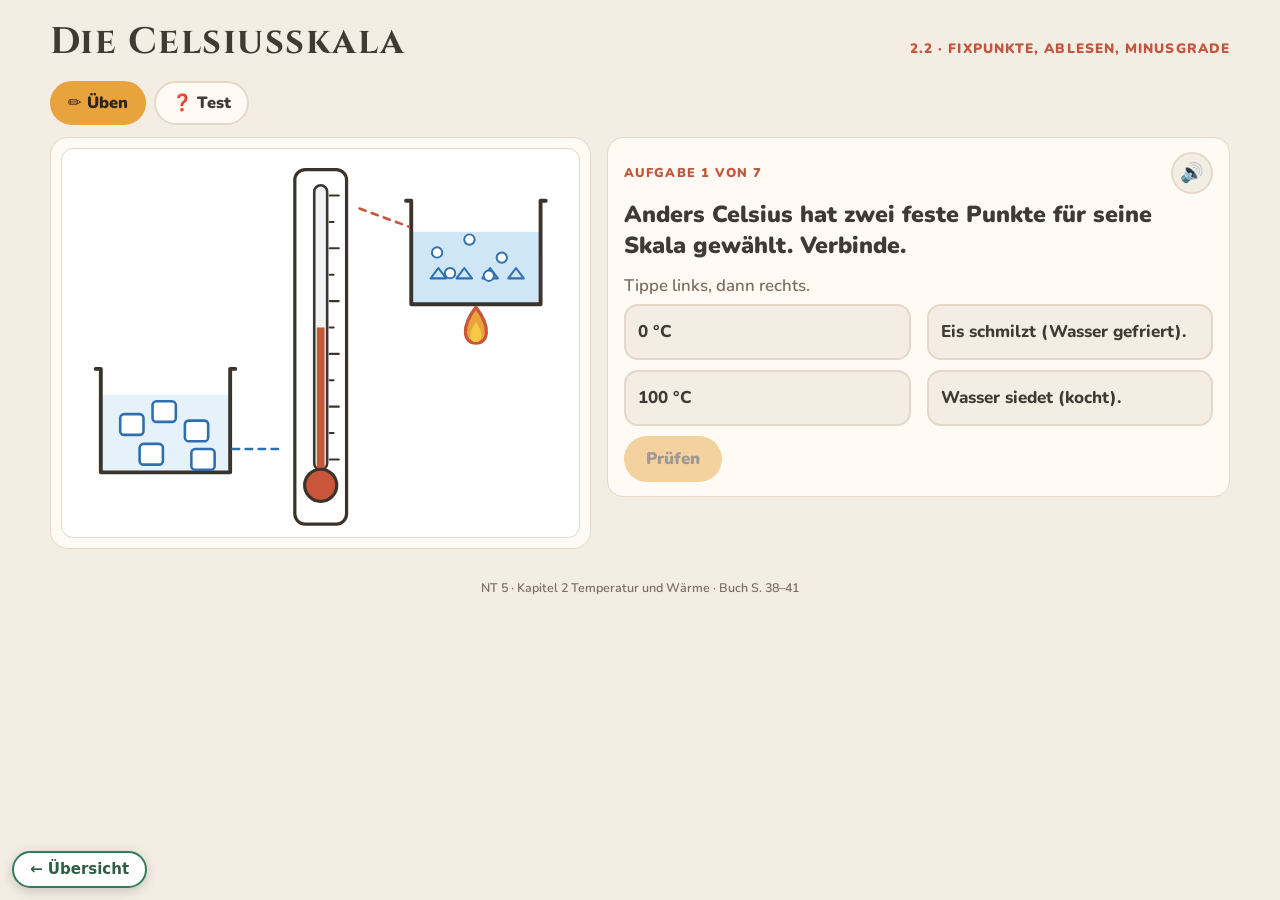
<file: 2-2.html>
<!doctype html>
<html lang="de"><head><meta charset="utf-8"><meta name="viewport" content="width=device-width,initial-scale=1,viewport-fit=cover">
<title>2.2 Die Celsiusskala · NT 5</title>
<link rel="preconnect" href="https://fonts.googleapis.com"><link href="https://fonts.googleapis.com/css2?family=Cinzel:wght@700&family=Nunito:wght@600;700;800;900&display=swap" rel="stylesheet">
<style>/* Übungsseiten NT 5 – Aufbau und Look wie die GPG-5-Übungen (Canva-Masterfolie):
   cremefarbener Grund, Cinzel-Überschrift, goldene Reiter, rostrote Kennzeichnung.
   Oben Reiter, links die Abbildung (Spielfläche), rechts das Bedienfeld. */
:root{
  --paper:#f4ede4; --card:#fffaf3; --ink:#3f3a34; --muted:#7a6f62; --line:#e4d8c8;
  --gold:#e8a33d; --rust:#c0573e; --ok:#3f8f4a; --bad:#c0392b; --okl:#e3f1e3; --badl:#f8e1dc; --sel:#fbe6c8; --sky:#e9f1f7;
  --display:"Cinzel", Georgia, serif; --body:"Nunito", system-ui, sans-serif;
  color-scheme: light;
  --sun:#e8a33d; --hot:#c0573e; --cold:#2f6fb0;
}
*{box-sizing:border-box}
[hidden]{display:none!important}
html{-webkit-text-size-adjust:100%}
body{background:var(--paper);color:var(--ink);font-family:var(--body);font-weight:600;margin:0;font-size:17px;line-height:1.45;
  padding-left:max(16px,env(safe-area-inset-left,0px));padding-right:max(16px,env(safe-area-inset-right,0px));padding-block:0 70px}
button{font:inherit;color:inherit;cursor:pointer}
button:focus-visible,[tabindex]:focus-visible{outline:3px solid var(--rust);outline-offset:2px}
.wrap{max-width:1180px;margin:0 auto;display:grid;gap:12px}
header{display:flex;flex-wrap:wrap;align-items:baseline;justify-content:space-between;gap:6px 20px;padding-top:16px}
h1{font-family:var(--display);font-size:clamp(1.4rem,3.4vw,2.3rem);letter-spacing:.04em;margin:0;text-wrap:balance}
.tag{color:var(--rust);font-weight:900;font-size:.85rem;letter-spacing:.08em;text-transform:uppercase}
.tabs{display:flex;flex-wrap:wrap;gap:8px}
.tabs button,.pill{font:900 1.02rem var(--body);background:var(--card);color:var(--ink);border:2px solid var(--line);border-radius:999px;padding:9px 16px;cursor:pointer}
.tabs button[aria-selected="true"],.pill[aria-pressed="true"]{background:var(--gold);border-color:var(--gold);color:#2b2620}
.lvl{display:grid;gap:12px}
.grid2{display:grid;grid-template-columns:minmax(0,1fr) minmax(0,1.15fr);gap:16px;align-items:start}
@media (max-width:820px){.grid2{grid-template-columns:1fr}}
.stage{background:var(--card);border:1px solid var(--line);border-radius:18px;padding:10px;min-width:0}
.stage .fig{margin:0;max-width:none}
.stage svg{display:block;width:100%;height:auto;max-height:62vh}
.side{display:grid;gap:12px;min-width:0}
.box{background:var(--card);border:1px solid var(--line);border-radius:16px;padding:14px 16px;min-width:0}
.box.solo{max-width:900px;width:100%}
.kicker{font-size:.8rem;font-weight:900;letter-spacing:.08em;text-transform:uppercase;color:var(--rust)}
.big{font-size:clamp(1.15rem,2.6vw,1.45rem);font-weight:900;line-height:1.3;margin:6px 0 12px}
.box p{margin:6px 0;line-height:1.5;font-size:1.05rem}
.row{display:flex;flex-wrap:wrap;gap:8px;align-items:center;margin-top:10px}
.row.between{justify-content:space-between;flex-wrap:nowrap;margin-top:0}
.btn{font:900 1.05rem var(--body);background:var(--gold);color:#2b2620;border:0;border-radius:999px;padding:11px 22px;min-height:46px}
.btn.ghost{background:transparent;border:2px solid var(--line);color:var(--ink)}
.btn:disabled{opacity:.45;cursor:default}
.msg{font-weight:900;font-size:1.1rem;margin:10px 0 0}
.msg:empty{display:none}
.msg.ok{color:var(--ok)} .msg.bad{color:var(--bad)}
.msg .why{display:block;font-weight:700;font-size:1rem;color:var(--ink);margin-top:4px}
.score{font-variant-numeric:tabular-nums;color:var(--muted);font-weight:900}
.score:empty{display:none}
.src{color:var(--muted);font-size:.78rem}
.foot{text-align:center;margin-top:18px}
.speak{flex:0 0 auto;border:2px solid var(--line);background:var(--paper);border-radius:999px;width:42px;height:42px;font-size:19px}
.tip{display:none;background:#fff4e2;border:2px dashed #f0cfa0;border-radius:12px;padding:8px 12px}
.tip.show{display:block}
.sub{color:var(--muted);margin:0 0 10px;font-size:.95rem}

/* Antwortknöpfe wie im GPG-Quiz */
.fig{max-width:380px;margin:0 auto 12px}
.fig svg,.opt svg{width:100%;height:auto;display:block;background:#fff;border-radius:12px;border:1px solid var(--line)}
.opts{display:grid;gap:10px}
.opts.img{grid-template-columns:repeat(auto-fill,minmax(150px,1fr))}
.opt{font:800 1.08rem var(--body);text-align:left;background:var(--paper);color:var(--ink);border:2px solid var(--line);border-radius:14px;padding:12px 16px;display:flex;flex-direction:column;gap:8px;justify-content:center;min-height:52px}
.opt.sel{border-color:var(--gold);background:var(--sel)}
.opt.ok{border-color:var(--ok);background:var(--okl)}
.opt.bad{border-color:var(--bad);background:var(--badl)}
/* richtig / falsch */
.tf{display:grid;gap:10px}
.tfrow{display:flex;gap:10px;align-items:center;background:var(--paper);border:2px solid var(--line);border-radius:14px;padding:8px 10px}
.tfrow .t{flex:1;font-weight:800}
.tfrow button{border:2px solid var(--line);background:var(--card);border-radius:999px;padding:8px 12px;min-width:84px;font-weight:900}
.tfrow button.sel{border-color:var(--gold);background:var(--gold);color:#2b2620}
.tfrow.ok{border-color:var(--ok);background:var(--okl)}.tfrow.bad{border-color:var(--bad);background:var(--badl)}
/* zuordnen */
.match{display:grid;grid-template-columns:1fr 1fr;gap:10px 16px}
.match .col{display:grid;gap:10px;align-content:start}
.mitem{background:var(--paper);border:2px solid var(--line);border-radius:14px;padding:10px 12px;min-height:56px;font-weight:800;text-align:left;position:relative}
.mitem.active{border-color:var(--gold);box-shadow:0 0 0 4px var(--sel)}
.mitem .tag{position:absolute;top:-10px;right:-8px;background:var(--ink);color:#fff;border-radius:999px;font-size:13px;padding:1px 8px;letter-spacing:0}
.mitem.ok{border-color:var(--ok);background:var(--okl)}.mitem.bad{border-color:var(--bad);background:var(--badl)}
/* Lückentext */
.cloze{font-size:1.15rem;line-height:2.5;margin:0 0 12px}
.gap{display:inline-block;min-width:110px;border:0;border-bottom:3px solid var(--rust);background:#fff;border-radius:10px 10px 0 0;padding:0 10px;font-weight:900;line-height:1.7;text-align:center}
.gap.active{background:var(--sel);border-color:var(--gold)}
.gap.ok{background:var(--okl);border-color:var(--ok)}.gap.bad{background:var(--badl);border-color:var(--bad)}
.bank{display:flex;flex-wrap:wrap;gap:8px;padding:12px;background:var(--paper);border-radius:14px;border:2px dashed var(--gold)}
.chip{background:var(--card);border:2px solid var(--line);border-radius:999px;padding:8px 14px;font-weight:900;min-height:44px}
.chip.used{opacity:.3}
.chip.active{border-color:var(--gold);background:var(--sel)}
.chip.ok{border-color:var(--ok);background:var(--okl)}.chip.bad{border-color:var(--bad);background:var(--badl)}
/* Reihenfolge */
.olist{display:grid;gap:10px}
.ocard{display:flex;gap:12px;align-items:center;background:var(--paper);border:2px solid var(--line);border-radius:14px;padding:10px 12px;font-weight:800;text-align:left;width:100%}
.ocard .n{flex:0 0 auto;width:36px;height:36px;border-radius:50%;border:2px dashed var(--muted);display:grid;place-items:center;font-weight:900}
.ocard.sel .n{border:0;background:var(--gold);color:#2b2620}
.ocard.ok{border-color:var(--ok);background:var(--okl)}.ocard.bad{border-color:var(--bad);background:var(--badl)}
/* sortieren */
.pool{display:flex;flex-wrap:wrap;gap:8px;min-height:56px;padding:10px;border-radius:14px;background:var(--paper);margin-bottom:12px}
.buckets{display:grid;gap:12px;grid-template-columns:repeat(auto-fit,minmax(180px,1fr))}
.bucket{border:2px dashed var(--line);border-radius:14px;padding:10px;min-height:120px;background:#fff;cursor:pointer}
.bucket h4{margin:0 0 8px;font-size:1rem;font-weight:900}
.bucket .chip{display:inline-block;margin:3px}
.bucket.hl{border-color:var(--gold);background:#fffaf0}
/* Thermometer */
.thermos{display:grid;grid-template-columns:repeat(auto-fill,minmax(200px,1fr));gap:12px}
.th{background:#fff;border:2px solid var(--line);border-radius:14px;padding:10px;text-align:center}
.th svg{height:230px;width:auto}
.stepper{display:flex;align-items:center;justify-content:center;gap:4px;margin-top:6px}
.stepper button{width:36px;height:40px;padding:0;border-radius:999px;border:2px solid var(--line);background:var(--card);font-size:20px;font-weight:900}
.stepper .v{min-width:62px;text-align:center;font-weight:900;font-size:1.15rem}
.th.ok{border-color:var(--ok);background:var(--okl)}.th.bad{border-color:var(--bad);background:var(--badl)}
.setth{display:flex;gap:18px;align-items:center;flex-wrap:wrap;justify-content:center}
.badge2{font-weight:900}
/* Simulation */
.sim canvas{width:100%;height:auto;display:block;background:#fff;border-radius:14px;border:1px solid var(--line);touch-action:none}
.simctl{display:flex;align-items:center;gap:12px;margin-top:10px;flex-wrap:wrap;font-weight:800}
.simctl input{flex:1;min-width:180px;accent-color:var(--rust)}
/* Film */
.film{display:flex;gap:14px;align-items:center;text-decoration:none;color:inherit;margin-top:8px}
.film .play{flex:0 0 64px;height:64px;border-radius:18px;background:var(--rust);color:#fff;display:grid;place-items:center;font-size:28px}
.film .big{display:block;margin:0}
/* Ergebnis */
.result{text-align:center}
.result .row{justify-content:center}
.result .sun{font-size:52px;line-height:1.1;margin-top:6px}
.result .nm{font:inherit;padding:6px 12px;border-radius:999px;border:2px solid var(--line);width:180px;background:#fff}
/* gesperrte Übung */
.lockpage{text-align:center;padding:40px 20px;margin-top:40px}
.lockpage h1{font-size:1.6rem}
.lockpage .pill{display:inline-block;text-decoration:none;margin-top:10px}
@media (max-width:560px){.match{gap:8px}.mitem{font-size:15px;padding:8px}}
@media (prefers-reduced-motion: reduce){*{transition:none!important;animation:none!important}}
/* Thermometer exakt ablesbar */
.thermos{grid-template-columns:repeat(auto-fill,minmax(200px,1fr))!important}
.th{display:flex;flex-direction:column;align-items:center;gap:6px}
.th svg{width:170px!important;height:auto!important;max-height:none!important;background:transparent!important;border:0!important}
.stepper{display:flex!important;flex-direction:column;align-items:center;gap:6px}
.stepper .v{font-size:1.35rem!important;font-weight:900;min-width:0!important}
.sbtns{display:flex;gap:6px}
.sbtns button{min-width:40px;height:42px;border-radius:12px;border:2px solid var(--line);background:var(--card);font-weight:900;font-size:1rem;padding:0 6px}
.sbtns button:active{background:var(--sel)}
.thfig{max-width:190px!important}
.stage .thfig svg{width:170px!important;margin:0 auto;max-height:none}
.stage .fig.thfig{margin:0 auto}
</style></head>
<body data-uebung="2.2"><main class="wrap" id="app"></main>
<script>window.PAGE = {"no": "2.2", "title": "Die Celsiusskala", "sub": "Fixpunkte, Ablesen, Minusgrade", "book": "S. 38–41", "tasks": [{"type": "match", "img": "fixpunkte_nt", "q": "Anders Celsius hat zwei feste Punkte für seine Skala gewählt. Verbinde.", "left": ["0 °C", "100 °C"], "right": ["Eis schmilzt (Wasser gefriert).", "Wasser siedet (kocht)."]}, {"type": "mc", "th": [13, 0, 20], "q": "Schau dir die Skala genau an. Wie viel Grad bedeutet <b>ein kleiner Strich<\/b>?", "opts": [{"t": "1 °C"}, {"t": "2 °C"}, {"t": "5 °C"}, {"t": "10 °C"}], "a": 0, "tip": "Zähle die Abstände von 0 bis 10.", "why": "Zwischen 0 und 10 liegen 10 kleine Abstände. Also ist ein kleiner Strich 1 °C. Der etwas längere Strich in der Mitte zeigt 5 °C."}, {"type": "thermo", "q": "Lies die Temperaturen genau ab.", "values": [23, 8, 41], "lo": 0, "hi": 50, "tip": "Such die nächste Zahl unter der Säule und zähle die kleinen Striche dazu. Der mittlere lange Strich ist die 5."}, {"type": "mc", "th": [-6, -10, 10], "q": "Unter der 0 beginnen die <b>Minusgrade<\/b>. Welche Temperatur zeigt das Thermometer?", "opts": [{"t": "6 °C"}, {"t": "−6 °C"}, {"t": "−4 °C"}, {"t": "4 °C"}], "a": 1, "tip": "Unter der 0 zählst du nach unten: −1, −2, −3 …", "why": "Die Säule steht 6 kleine Striche unter der 0. Das sind −6 °C."}, {"type": "thermo", "q": "Jetzt mit Minusgraden: Lies genau ab.", "values": [-3, -12, 6], "lo": -20, "hi": 20, "tip": "Unter der 0 zählst du nach unten: −1, −2, −3 …"}, {"type": "setthermo", "q": "Stelle die Thermometer genau ein.", "targets": [18, -7, 0], "lo": -20, "hi": 30, "start": 10}, {"type": "order", "img": "augenhoehe", "q": "So misst du richtig. Bringe die Schritte in die richtige Reihenfolge.", "items": ["Die Kugel des Thermometers ganz ins Wasser tauchen.", "Warten, bis sich die Säule nicht mehr bewegt.", "Auf Augenhöhe ablesen – also genau von vorne.", "Den Wert mit Einheit aufschreiben, z. B. 23 °C."]}], "img": {"fixpunkte_nt": "<svg viewBox=\"0 0 400 300\" xmlns=\"http://www.w3.org/2000/svg\"><rect x=\"180.0\" y=\"16\" width=\"40\" height=\"274.0\" rx=\"8\" fill=\"#FFFFFF\" stroke=\"#3B342C\" stroke-width=\"2.5\"/><rect x=\"195.0\" y=\"28\" width=\"10.0\" height=\"220\" rx=\"5.0\" fill=\"#EEF3F6\" stroke=\"#3B342C\" stroke-width=\"2\"/><rect x=\"197.0\" y=\"138.0\" width=\"6.0\" height=\"114.0\" fill=\"#C9553A\"/><circle cx=\"200\" cy=\"260.0\" r=\"12.4\" fill=\"#C9553A\" stroke=\"#3B342C\" stroke-width=\"2.5\"/><line x1=\"207.0\" y1=\"36.0\" x2=\"214.0\" y2=\"36.0\" stroke=\"#3B342C\" stroke-width=\"1.6\" stroke-linecap=\"round\"/><line x1=\"207.0\" y1=\"56.4\" x2=\"210.0\" y2=\"56.4\" stroke=\"#3B342C\" stroke-width=\"1.6\" stroke-linecap=\"round\"/><line x1=\"207.0\" y1=\"76.8\" x2=\"214.0\" y2=\"76.8\" stroke=\"#3B342C\" stroke-width=\"1.6\" stroke-linecap=\"round\"/><line x1=\"207.0\" y1=\"97.2\" x2=\"210.0\" y2=\"97.2\" stroke=\"#3B342C\" stroke-width=\"1.6\" stroke-linecap=\"round\"/><line x1=\"207.0\" y1=\"117.6\" x2=\"214.0\" y2=\"117.6\" stroke=\"#3B342C\" stroke-width=\"1.6\" stroke-linecap=\"round\"/><line x1=\"207.0\" y1=\"138.0\" x2=\"210.0\" y2=\"138.0\" stroke=\"#3B342C\" stroke-width=\"1.6\" stroke-linecap=\"round\"/><line x1=\"207.0\" y1=\"158.4\" x2=\"214.0\" y2=\"158.4\" stroke=\"#3B342C\" stroke-width=\"1.6\" stroke-linecap=\"round\"/><line x1=\"207.0\" y1=\"178.8\" x2=\"210.0\" y2=\"178.8\" stroke=\"#3B342C\" stroke-width=\"1.6\" stroke-linecap=\"round\"/><line x1=\"207.0\" y1=\"199.2\" x2=\"214.0\" y2=\"199.2\" stroke=\"#3B342C\" stroke-width=\"1.6\" stroke-linecap=\"round\"/><line x1=\"207.0\" y1=\"219.6\" x2=\"210.0\" y2=\"219.6\" stroke=\"#3B342C\" stroke-width=\"1.6\" stroke-linecap=\"round\"/><line x1=\"207.0\" y1=\"240.0\" x2=\"214.0\" y2=\"240.0\" stroke=\"#3B342C\" stroke-width=\"1.6\" stroke-linecap=\"round\"/><rect x=\"270\" y=\"64.0\" width=\"100\" height=\"56.0\" rx=\"0\" fill=\"#CFE6F7\" stroke=\"none\" stroke-width=\"0\"/><path d=\"M266,40 L270,40 L270,120 L370,120 L370,40 L374,40\" fill=\"none\" stroke=\"#3B342C\" stroke-width=\"3\" stroke-linecap=\"round\" stroke-linejoin=\"round\"/><path d=\"M285,100 l6,-8 l6,8 z\" fill=\"none\" stroke=\"#2F6FB0\" stroke-width=\"1.6\" stroke-linecap=\"round\" stroke-linejoin=\"round\"/><path d=\"M305,100 l6,-8 l6,8 z\" fill=\"none\" stroke=\"#2F6FB0\" stroke-width=\"1.6\" stroke-linecap=\"round\" stroke-linejoin=\"round\"/><path d=\"M325,100 l6,-8 l6,8 z\" fill=\"none\" stroke=\"#2F6FB0\" stroke-width=\"1.6\" stroke-linecap=\"round\" stroke-linejoin=\"round\"/><path d=\"M345,100 l6,-8 l6,8 z\" fill=\"none\" stroke=\"#2F6FB0\" stroke-width=\"1.6\" stroke-linecap=\"round\" stroke-linejoin=\"round\"/><path d=\"M320,122.4 C308.0,138.0 310.4,150 320,150 C329.6,150 332.0,138.0 320,122.4Z\" fill=\"#E8A33A\" stroke=\"#C9553A\" stroke-width=\"2.5\" stroke-linecap=\"round\" stroke-linejoin=\"round\"/><path d=\"M320,134.4 C314.6,142.8 315.2,148.8 320,148.8 C324.8,148.8 325.4,142.8 320,134.4Z\" fill=\"#F7C948\" stroke=\"#F7C948\" stroke-width=\"1\" stroke-linecap=\"round\" stroke-linejoin=\"round\"/><circle cx=\"290\" cy=\"80\" r=\"4\" fill=\"#FFFFFF\" stroke=\"#2F6FB0\" stroke-width=\"1.5\"/><circle cx=\"315\" cy=\"70\" r=\"4\" fill=\"#FFFFFF\" stroke=\"#2F6FB0\" stroke-width=\"1.5\"/><circle cx=\"340\" cy=\"84\" r=\"4\" fill=\"#FFFFFF\" stroke=\"#2F6FB0\" stroke-width=\"1.5\"/><circle cx=\"300\" cy=\"96\" r=\"4\" fill=\"#FFFFFF\" stroke=\"#2F6FB0\" stroke-width=\"1.5\"/><circle cx=\"330\" cy=\"98\" r=\"4\" fill=\"#FFFFFF\" stroke=\"#2F6FB0\" stroke-width=\"1.5\"/><line x1=\"230.0\" y1=\"46.0\" x2=\"268.0\" y2=\"60.0\" stroke=\"#C9553A\" stroke-width=\"2\" stroke-linecap=\"round\" stroke-dasharray=\"5 5\"/><rect x=\"30\" y=\"190.0\" width=\"100\" height=\"60.0\" rx=\"0\" fill=\"#E6F2FA\" stroke=\"none\" stroke-width=\"0\"/><path d=\"M26,170 L30,170 L30,250 L130,250 L130,170 L134,170\" fill=\"none\" stroke=\"#3B342C\" stroke-width=\"3\" stroke-linecap=\"round\" stroke-linejoin=\"round\"/><rect x=\"45\" y=\"205\" width=\"18\" height=\"16\" rx=\"3\" fill=\"#FFFFFF\" stroke=\"#2F6FB0\" stroke-width=\"2\"/><rect x=\"70\" y=\"195\" width=\"18\" height=\"16\" rx=\"3\" fill=\"#FFFFFF\" stroke=\"#2F6FB0\" stroke-width=\"2\"/><rect x=\"95\" y=\"210\" width=\"18\" height=\"16\" rx=\"3\" fill=\"#FFFFFF\" stroke=\"#2F6FB0\" stroke-width=\"2\"/><rect x=\"60\" y=\"228\" width=\"18\" height=\"16\" rx=\"3\" fill=\"#FFFFFF\" stroke=\"#2F6FB0\" stroke-width=\"2\"/><rect x=\"100\" y=\"232\" width=\"18\" height=\"16\" rx=\"3\" fill=\"#FFFFFF\" stroke=\"#2F6FB0\" stroke-width=\"2\"/><line x1=\"132.0\" y1=\"232.0\" x2=\"172.0\" y2=\"232.0\" stroke=\"#2F6FB0\" stroke-width=\"2\" stroke-linecap=\"round\" stroke-dasharray=\"5 5\"/><\/svg>", "augenhoehe": "<svg viewBox=\"0 0 400 300\" xmlns=\"http://www.w3.org/2000/svg\"><rect x=\"231.0\" y=\"23\" width=\"38\" height=\"260.8\" rx=\"8\" fill=\"#FFFFFF\" stroke=\"#3B342C\" stroke-width=\"2.5\"/><rect x=\"245.5\" y=\"35\" width=\"9.0\" height=\"210\" rx=\"4.5\" fill=\"#EEF3F6\" stroke=\"#3B342C\" stroke-width=\"2\"/><rect x=\"247.5\" y=\"140.0\" width=\"5.0\" height=\"109.0\" fill=\"#C9553A\"/><circle cx=\"250\" cy=\"255.8\" r=\"11.16\" fill=\"#C9553A\" stroke=\"#3B342C\" stroke-width=\"2.5\"/><line x1=\"256.5\" y1=\"43.0\" x2=\"263.5\" y2=\"43.0\" stroke=\"#3B342C\" stroke-width=\"1.6\" stroke-linecap=\"round\"/><line x1=\"256.5\" y1=\"62.4\" x2=\"259.5\" y2=\"62.4\" stroke=\"#3B342C\" stroke-width=\"1.6\" stroke-linecap=\"round\"/><line x1=\"256.5\" y1=\"81.8\" x2=\"263.5\" y2=\"81.8\" stroke=\"#3B342C\" stroke-width=\"1.6\" stroke-linecap=\"round\"/><line x1=\"256.5\" y1=\"101.2\" x2=\"259.5\" y2=\"101.2\" stroke=\"#3B342C\" stroke-width=\"1.6\" stroke-linecap=\"round\"/><line x1=\"256.5\" y1=\"120.6\" x2=\"263.5\" y2=\"120.6\" stroke=\"#3B342C\" stroke-width=\"1.6\" stroke-linecap=\"round\"/><line x1=\"256.5\" y1=\"140.0\" x2=\"259.5\" y2=\"140.0\" stroke=\"#3B342C\" stroke-width=\"1.6\" stroke-linecap=\"round\"/><line x1=\"256.5\" y1=\"159.4\" x2=\"263.5\" y2=\"159.4\" stroke=\"#3B342C\" stroke-width=\"1.6\" stroke-linecap=\"round\"/><line x1=\"256.5\" y1=\"178.8\" x2=\"259.5\" y2=\"178.8\" stroke=\"#3B342C\" stroke-width=\"1.6\" stroke-linecap=\"round\"/><line x1=\"256.5\" y1=\"198.2\" x2=\"263.5\" y2=\"198.2\" stroke=\"#3B342C\" stroke-width=\"1.6\" stroke-linecap=\"round\"/><line x1=\"256.5\" y1=\"217.6\" x2=\"259.5\" y2=\"217.6\" stroke=\"#3B342C\" stroke-width=\"1.6\" stroke-linecap=\"round\"/><line x1=\"256.5\" y1=\"237.0\" x2=\"263.5\" y2=\"237.0\" stroke=\"#3B342C\" stroke-width=\"1.6\" stroke-linecap=\"round\"/><path d=\"M40,148 Q90,105 140,148 Q90,190 40,148Z\" fill=\"#FFFFFF\" stroke=\"#3B342C\" stroke-width=\"3\" stroke-linecap=\"round\" stroke-linejoin=\"round\"/><circle cx=\"98\" cy=\"148\" r=\"18\" fill=\"#7A5230\" stroke=\"#3B342C\" stroke-width=\"2\"/><circle cx=\"98\" cy=\"148\" r=\"8\" fill=\"#3B342C\" stroke=\"#3B342C\" stroke-width=\"1\"/><circle cx=\"103\" cy=\"143\" r=\"3\" fill=\"#FFFFFF\" stroke=\"#FFFFFF\" stroke-width=\"1\"/><line x1=\"140.0\" y1=\"148.0\" x2=\"238.0\" y2=\"148.0\" stroke=\"#2E7D32\" stroke-width=\"3\" stroke-linecap=\"round\" stroke-dasharray=\"8 6\"/><text x=\"330\" y=\"154\" font-family=\"Nunito, DejaVu Sans, sans-serif\" font-weight=\"700\" font-size=\"46\" fill=\"#2E7D32\" text-anchor=\"middle\">✓<\/text><line x1=\"150.0\" y1=\"70.0\" x2=\"236.0\" y2=\"130.0\" stroke=\"#C9553A\" stroke-width=\"2.5\" stroke-linecap=\"round\" stroke-dasharray=\"4 6\"/><text x=\"140\" y=\"62\" font-family=\"Nunito, DejaVu Sans, sans-serif\" font-weight=\"700\" font-size=\"32\" fill=\"#C9553A\" text-anchor=\"middle\">✗<\/text><\/svg>"}, "film": null, "color": "#C9553A", "test": [{"type": "thermo", "q": "Lies genau ab.", "values": [27, -9], "lo": -20, "hi": 30}, {"type": "mc", "q": "Wasser kocht. Welche Temperatur zeigt das Thermometer?", "opts": [{"t": "0 °C"}, {"t": "37 °C"}, {"t": "100 °C"}], "a": 2, "why": ""}, {"type": "mc", "q": "Am Morgen sind es −3 °C, am Mittag 5 °C. Um wie viel Grad ist es wärmer geworden?", "opts": [{"t": "2 °C"}, {"t": "5 °C"}, {"t": "8 °C"}], "a": 2, "why": "Von −3 °C bis 0 °C sind es 3 Grad, von 0 °C bis 5 °C noch 5 Grad. Zusammen 8 Grad.", "th": [5, -10, 10]}, {"type": "tf", "q": "Richtig oder falsch?", "items": [["−5 °C ist wärmer als 0 °C.", false], ["Man liest ein Thermometer auf Augenhöhe ab.", true]]}]};</script>
<script>/* Freigabe der Übungen durch die Lehrkraft.
   Zustand liegt im Gerät (localStorage) und kann per Link/QR an alle iPads verteilt werden:
   index.html?frei=2.1,2.2&t=<Zeitstempel>   (frei=- bedeutet: alles gesperrt)  */
(function () {
  var ALL = ["2.1", "2.2", "2.3", "2.4", "2.5", "2.6", "2.7"];
  var KEY = "nt5tw_freigabe";
  var PIN = (typeof LEHRERCODE !== "undefined" ? String(LEHRERCODE) : "5555");
  function load() {
    try { var s = JSON.parse(localStorage.getItem(KEY)); if (s && s.open) return s; } catch (e) {}
    return { open: ALL.slice(), t: 0 };            // Standard: alles offen
  }
  function save(s) { try { localStorage.setItem(KEY, JSON.stringify(s)); } catch (e) {} }
  var st = load();

  // Freigabe-Link übernehmen (nur wenn neuer als der gespeicherte Stand)
  var q = new URLSearchParams(location.search);
  if (q.has("frei")) {
    var t = parseInt(q.get("t") || "0", 10);
    if (t >= (st.t || 0)) {
      var f = q.get("frei");
      st = { open: f === "-" ? [] : f.split(",").filter(function (x) { return ALL.indexOf(x) >= 0; }), t: t };
      save(st);
    }
    history.replaceState(null, "", location.pathname);
  }
  var isOpen = function (no) { return st.open.indexOf(no) >= 0; };
  window.NT5_FREI = { isOpen: isOpen };

  // ---------- Übungsseite: gesperrt? ----------
  var page = document.body.getAttribute("data-uebung");
  if (page) {
    if (!isOpen(page)) {
      window.NT5_LOCKED = true;
      document.body.innerHTML = '<main class="wrap"><div class="box lockpage"><div style="font-size:64px">🔒</div>' +
        '<h1>Übung ' + page + ' ist noch gesperrt</h1><p class="sub">Deine Lehrkraft schaltet sie frei, wenn ihr das Thema besprochen habt.</p>' +
        '<a class="pill" href="index.html">← Zur Übersicht</a></div></main>';
    }
    return;
  }

  // ---------- Startseite ----------
  function paint() {
    document.querySelectorAll("a.card[data-no]").forEach(function (a) {
      var no = a.getAttribute("data-no"), o = isOpen(no);
      a.classList.toggle("locked", !o);
      a.querySelector(".go").textContent = o ? "Übung starten →" : "🔒 gesperrt";
      a.setAttribute("aria-disabled", o ? "false" : "true");
    });
    var n = st.open.length;
    var info = document.getElementById("freiinfo");
    if (info) info.textContent = n === ALL.length ? "" : n === 0 ? "Alle Übungen sind gerade gesperrt." : "Freigegeben: " + st.open.join(", ");
  }
  document.querySelectorAll("a.card[data-no]").forEach(function (a) {
    a.addEventListener("click", function (e) {
      if (!isOpen(a.getAttribute("data-no"))) { e.preventDefault(); a.classList.remove("shake"); void a.offsetWidth; a.classList.add("shake"); }
    });
  });
  paint();

  // ---------- Lehrkraft-Bereich ----------
  var dlg = document.getElementById("teacher");
  if (!dlg) return;
  var pinBox = document.getElementById("pinbox"), panel = document.getElementById("tpanel");
  document.getElementById("tbtn").onclick = function () {
    dlg.hidden = false; pinBox.hidden = false; panel.hidden = true;
    var inp = document.getElementById("pin"); inp.value = ""; document.getElementById("pinerr").textContent = ""; inp.focus();
  };
  document.getElementById("tclose").onclick = function () { dlg.hidden = true; };
  dlg.addEventListener("click", function (e) { if (e.target === dlg) dlg.hidden = true; });
  function tryPin() {
    if (document.getElementById("pin").value.trim() === PIN) { pinBox.hidden = true; panel.hidden = false; buildList(); }
    else document.getElementById("pinerr").textContent = "Falscher Code.";
  }
  document.getElementById("pinok").onclick = tryPin;
  document.getElementById("pin").addEventListener("keydown", function (e) { if (e.key === "Enter") tryPin(); });

  function link() {
    var base = /^https?:/.test(location.protocol) ? location.href.split("?")[0].split("#")[0]
             : (typeof ADRESSE !== "undefined" ? ADRESSE : location.href.split("?")[0]);
    return base + "?frei=" + (st.open.length ? st.open.join(",") : "-") + "&t=" + st.t;
  }
  function qrSvg(text) {
    try { var q = qrcode(0, "M"); q.addData(text); q.make(); return q.createSvgTag({ cellSize: 6, margin: 2, scalable: true }); }
    catch (e) { return "<p>QR-Code konnte nicht erzeugt werden.</p>"; }
  }
  function openList() { return st.open.length ? st.open.join(" · ") : "keine (alles gesperrt)"; }
  function update() {
    st.t = Date.now(); save(st); paint();
    var l = link(); document.getElementById("tlink").value = l;
    document.getElementById("qr").innerHTML = qrSvg(l);
    document.getElementById("qrinfo").textContent = "Offen: " + openList();
    var big = document.getElementById("qrbig");
    if (!big.hidden) showBig();
  }
  function showBig() {
    var big = document.getElementById("qrbig");
    big.querySelector(".qrcode").innerHTML = qrSvg(link());
    big.querySelector(".qropen").textContent = "Offen: " + openList();
    big.hidden = false;
  }
  document.getElementById("qrshow").onclick = showBig;
  document.getElementById("qrbig").onclick = function () { this.hidden = true; };
  function buildList() {
    var box = document.getElementById("tlist"); box.innerHTML = "";
    document.querySelectorAll("a.card[data-no]").forEach(function (a) {
      var no = a.getAttribute("data-no"), title = a.getAttribute("data-title");
      var row = document.createElement("label"); row.className = "trow";
      row.innerHTML = '<span class="no" style="background:' + a.getAttribute("data-col") + '">' + no + '</span><span class="tt">' + title +
        '</span><input type="checkbox" class="sw"' + (isOpen(no) ? " checked" : "") + '><span class="swl"></span>';
      row.querySelector("input").onchange = function () {
        var on = this.checked;
        st.open = ALL.filter(function (x) { return x === no ? on : isOpen(x); });
        update();
      };
      box.appendChild(row);
    });
    update();
  }
  document.getElementById("allon").onclick = function () { st.open = ALL.slice(); buildList(); };
  document.getElementById("alloff").onclick = function () { st.open = []; buildList(); };
  document.getElementById("copy").onclick = function () {
    var i = document.getElementById("tlink"); i.select();
    (navigator.clipboard ? navigator.clipboard.writeText(i.value) : Promise.reject()).then(function () {
      document.getElementById("copy").textContent = "✓ Kopiert";
    }, function () { document.execCommand("copy"); document.getElementById("copy").textContent = "✓ Kopiert"; });
    setTimeout(function () { document.getElementById("copy").textContent = "Link kopieren"; }, 1800);
  };
})();
</script>
<script>/* Übungs-Engine NT 5 · Temperatur und Wärme. Daten: window.PAGE */
(function () {
  "use strict";
  var P = window.PAGE;
  if (!P || window.NT5_LOCKED) return;
  var store = {
    get: function (k) { try { return JSON.parse(localStorage.getItem(k)); } catch (e) { return null; } },
    set: function (k, v) { try { localStorage.setItem(k, JSON.stringify(v)); } catch (e) {} }
  };
  function el(tag, cls, html) { var e = document.createElement(tag); if (cls) e.className = cls; if (html != null) e.innerHTML = html; return e; }
  function shuffle(a) { a = a.slice(); for (var i = a.length - 1; i > 0; i--) { var j = Math.floor(Math.random() * (i + 1)); var t = a[i]; a[i] = a[j]; a[j] = t; } return a; }
  function strip(h) { var d = document.createElement("div"); d.innerHTML = h; return d.textContent || ""; }
  function speak(text) {
    try {
      speechSynthesis.cancel();
      var u = new SpeechSynthesisUtterance(text.replace(/°C/g, " Grad Celsius").replace(/−/g, "minus "));
      u.lang = "de-DE"; u.rate = 0.9; speechSynthesis.speak(u);
    } catch (e) {}
  }

  /* ---------- Thermometer-SVG: 1 kleiner Strich = 1 °C, mittlerer Strich = 5 °C, Zahl alle 10 °C ---------- */
  function thermoSVG(val, lo, hi, show, col) {
    col = col || "#C0573E";
    var ppd = Math.max(5, Math.min(9, 330 / (hi - lo)));       // Pixel pro Grad
    var top = 34, bot = top + (hi - lo) * ppd, W = 170, H = bot + 62;
    function y(v) { return (bot - (v - lo) * ppd).toFixed(1); }
    var s = '<svg viewBox="0 0 ' + W + " " + H + '" width="' + W + '" role="img" aria-label="Thermometer">' +
      '<rect x="22" y="6" width="126" height="' + (H - 12) + '" rx="14" fill="#fff" stroke="#3F3A34" stroke-width="2"/>' +
      '<rect x="72" y="' + (top - 12) + '" width="18" height="' + (bot - top + 26) + '" rx="9" fill="#EEF3F6" stroke="#3F3A34" stroke-width="1.8"/>';
    for (var v = lo; v <= hi; v++) {
      var ten = v % 10 === 0, five = !ten && v % 5 === 0;
      var len = ten ? 26 : five ? 17 : 9, sw = ten ? 2.2 : five ? 1.6 : 1;
      s += '<line x1="92" x2="' + (92 + len) + '" y1="' + y(v) + '" y2="' + y(v) + '" stroke="#3F3A34" stroke-width="' + sw + '"/>';
      if (ten) s += '<text x="66" y="' + (+y(v) + 5.5) + '" font-size="16" font-weight="800" text-anchor="end" fill="#3F3A34" font-family="Nunito,Arial,sans-serif">' + String(v).replace("-", "−") + "</text>";
    }
    if (lo < 0 && hi > 0) s += '<line x1="30" x2="70" y1="' + y(0) + '" y2="' + y(0) + '" stroke="#2F6FB0" stroke-width="1.2" stroke-dasharray="3 3"/>';
    var vv = show ? val : lo;
    s += '<rect x="76" y="' + y(vv) + '" width="10" height="' + (bot + 30 - y(vv)) + '" fill="' + col + '"/>';
    s += '<circle cx="81" cy="' + (bot + 30) + '" r="17" fill="' + col + '" stroke="#3F3A34" stroke-width="1.8"/>';
    s += '<text x="124" y="' + (top - 14) + '" font-size="15" font-weight="800" fill="#3F3A34" font-family="Nunito,Arial,sans-serif">°C</text></svg>';
    return s;
  }
  function stepper(onChange, isLocked) {
    var st = el("div", "stepper"); var vEl = el("div", "v", "?"); st.appendChild(vEl);
    var row = el("div", "sbtns");
    [[-10, "−10"], [-1, "−1"], [1, "+1"], [10, "+10"]].forEach(function (d) {
      var b = el("button", "", d[1]); b.type = "button"; b.setAttribute("aria-label", d[1] + " Grad");
      b.onclick = function () { if (isLocked()) return; onChange(d[0], vEl); }; row.appendChild(b);
    });
    st.appendChild(row); return st;
  }
  function fmt(v) { return String(v).replace("-", "−") + " °C"; }

  /* ---------- Aufgaben-Renderer ---------- */
  var R = {};

  function fig(t, body) {
    if (t.th) body.appendChild(el("div", "fig thfig", thermoSVG(t.th[0], t.th[1], t.th[2], true)));
    else if (t.img) body.appendChild(el("div", "fig", P.img[t.img]));
  }
  R.mc = function (t, body, api) {
    fig(t, body);
    var hasImg = t.opts.some(function (o) { return o.img; });
    var box = el("div", "opts" + (hasImg ? " img" : ""));
    var order = shuffle(t.opts.map(function (_, i) { return i; }));
    var sel = null, btns = [];
    order.forEach(function (i) {
      var o = t.opts[i]; var b = el("button", "opt");
      b.innerHTML = (o.img ? P.img[o.img] : "") + "<span>" + (o.t || o) + "</span>";
      b.onclick = function () { if (api.locked()) return; btns.forEach(function (x) { x.classList.remove("sel"); }); b.classList.add("sel"); sel = i; api.ready(true); };
      b.dataset.i = i; btns.push(b); box.appendChild(b);
    });
    body.appendChild(box);
    api.max = 1;
    api.check = function () {
      btns.forEach(function (b) { var i = +b.dataset.i; if (i === t.a) b.classList.add("ok"); else if (i === sel) b.classList.add("bad"); });
      return sel === t.a ? 1 : 0;
    };
  };

  R.multi = function (t, body, api) {
    var box = el("div", "opts img"); var chosen = {}; var btns = [];
    t.opts.forEach(function (o, i) {
      var b = el("button", "opt"); b.innerHTML = (o.img ? P.img[o.img] : "") + "<span>" + o.t + "</span>";
      b.onclick = function () { if (api.locked()) return; chosen[i] = !chosen[i]; b.classList.toggle("sel", chosen[i]); api.ready(true); };
      btns.push(b); box.appendChild(b);
    });
    body.appendChild(box); api.max = t.opts.length;
    api.check = function () {
      var p = 0;
      btns.forEach(function (b, i) { var should = t.a.indexOf(i) >= 0; var ok = !!chosen[i] === should; if (ok) p++; if (should) b.classList.add(ok ? "ok" : "bad"); else if (chosen[i]) b.classList.add("bad"); });
      return p;
    };
  };

  R.tf = function (t, body, api) {
    fig(t, body);
    var box = el("div", "tf"); var ans = []; var rows = [];
    t.items.forEach(function (it, i) {
      var r = el("div", "tfrow"); r.appendChild(el("span", "t", it[0]));
      [["richtig", true], ["falsch", false]].forEach(function (o) {
        var b = el("button", "", o[0]);
        b.onclick = function () { if (api.locked()) return; ans[i] = o[1]; r.querySelectorAll("button").forEach(function (x) { x.classList.remove("sel"); }); b.classList.add("sel"); api.ready(ans.filter(function (x) { return x !== undefined; }).length === t.items.length); };
        r.appendChild(b);
      });
      rows.push(r); box.appendChild(r);
    });
    body.appendChild(box); api.max = t.items.length;
    api.check = function () { var p = 0; t.items.forEach(function (it, i) { var ok = ans[i] === it[1]; if (ok) p++; rows[i].classList.add(ok ? "ok" : "bad"); }); return p; };
  };

  R.match = function (t, body, api) {
    fig(t, body);
    var m = el("div", "match"); var L = el("div", "col"), Rr = el("div", "col");
    var pairs = {}, active = null, n = 0; var lb = [], rb = [];
    t.left.forEach(function (x, i) {
      var b = el("button", "mitem", x); b.dataset.i = i;
      b.onclick = function () { if (api.locked()) return; lb.forEach(function (y) { y.classList.remove("active"); }); active = i; b.classList.add("active"); };
      lb.push(b); L.appendChild(b);
    });
    shuffle(t.right.map(function (_, i) { return i; })).forEach(function (j) {
      var b = el("button", "mitem", t.right[j]); b.dataset.j = j;
      b.onclick = function () {
        if (api.locked() || active === null) return;
        Object.keys(pairs).forEach(function (k) { if (pairs[k] === j) delete pairs[k]; });
        pairs[active] = j; redraw(); active = null; lb.forEach(function (y) { y.classList.remove("active"); });
        api.ready(Object.keys(pairs).length === t.left.length);
      };
      rb.push(b); Rr.appendChild(b);
    });
    function redraw() {
      rb.forEach(function (b) { var tg = b.querySelector(".tag"); if (tg) tg.remove(); });
      lb.forEach(function (b) { var tg = b.querySelector(".tag"); if (tg) tg.remove(); });
      Object.keys(pairs).forEach(function (k) {
        var letter = String.fromCharCode(65 + (+k));
        lb[k].appendChild(el("span", "tag", letter));
        rb.forEach(function (b) { if (+b.dataset.j === pairs[k]) b.appendChild(el("span", "tag", letter)); });
      });
    }
    m.appendChild(L); m.appendChild(Rr); body.appendChild(el("p", "sub", "Tippe links, dann rechts.")); body.appendChild(m);
    api.max = t.left.length;
    api.check = function () { var p = 0; lb.forEach(function (b, i) { var ok = pairs[i] === i; if (ok) p++; b.classList.add(ok ? "ok" : "bad"); }); return p; };
  };

  R.cloze = function (t, body, api) {
    fig(t, body);
    var parts = t.text.split(/\{(.+?)\}/); var answers = [], gaps = [], fill = [];
    var p = el("p", "cloze"); var active = null;
    parts.forEach(function (s, i) {
      if (i % 2 === 0) { p.appendChild(document.createTextNode(s)); return; }
      var k = answers.length; answers.push(s);
      var g = el("button", "gap", "&nbsp;"); g.onclick = function () { if (api.locked()) return; if (fill[k]) { release(k); } gaps.forEach(function (x) { x.classList.remove("active"); }); active = k; g.classList.add("active"); };
      gaps.push(g); p.appendChild(g);
    });
    var bank = el("div", "bank"); var chips = [];
    shuffle(answers.concat(t.extra || [])).forEach(function (w) {
      var c = el("button", "chip", w);
      c.onclick = function () {
        if (api.locked() || c.classList.contains("used")) return;
        if (active === null) { active = fill.findIndex ? firstEmpty() : 0; }
        if (active === null || active < 0) return;
        if (fill[active]) release(active);
        fill[active] = c; c.classList.add("used"); gaps[active].textContent = w; gaps[active].classList.remove("active");
        active = firstEmpty(); if (active >= 0) gaps[active].classList.add("active"); else active = null;
        api.ready(firstEmpty() < 0);
      };
      chips.push(c); bank.appendChild(c);
    });
    function firstEmpty() { for (var i = 0; i < answers.length; i++) if (!fill[i]) return i; return -1; }
    function release(k) { if (fill[k]) { fill[k].classList.remove("used"); fill[k] = null; gaps[k].innerHTML = "&nbsp;"; api.ready(false); } }
    active = 0; gaps[0] && gaps[0].classList.add("active");
    body.appendChild(p); body.appendChild(bank); api.max = answers.length;
    api.check = function () { var pt = 0; answers.forEach(function (a, i) { var ok = fill[i] && fill[i].textContent === a; if (ok) pt++; gaps[i].classList.add(ok ? "ok" : "bad"); if (!ok) gaps[i].title = a; }); return pt; };
    api.solution = function () { answers.forEach(function (a, i) { if (!gaps[i].classList.contains("ok")) gaps[i].innerHTML = "<s>" + (fill[i] ? fill[i].textContent : "") + "</s> " + a; }); };
  };

  R.order = function (t, body, api) {
    fig(t, body);
    var box = el("div", "olist"); var seq = []; var cards = [];
    body.appendChild(el("p", "sub", "Tippe die Sätze in der richtigen Reihenfolge an."));
    shuffle(t.items.map(function (_, i) { return i; })).forEach(function (i) {
      var c = el("button", "ocard", '<span class="n"></span><span>' + t.items[i] + "</span>"); c.dataset.i = i;
      c.onclick = function () {
        if (api.locked()) return;
        var pos = seq.indexOf(i);
        if (pos >= 0) seq.splice(pos, 1); else seq.push(i);
        cards.forEach(function (x) { var k = seq.indexOf(+x.dataset.i); x.classList.toggle("sel", k >= 0); x.querySelector(".n").textContent = k >= 0 ? k + 1 : ""; });
        api.ready(seq.length === t.items.length);
      };
      cards.push(c); box.appendChild(c);
    });
    body.appendChild(box); api.max = t.items.length;
    api.check = function () { var p = 0; cards.forEach(function (c) { var i = +c.dataset.i; var ok = seq.indexOf(i) === i; if (ok) p++; c.classList.add(ok ? "ok" : "bad"); }); return p; };
  };

  R.sort = function (t, body, api) {
    fig(t, body);
    var pool = el("div", "pool"); var buckets = el("div", "buckets"); var where = {}; var active = null; var chips = [];
    var bEls = t.buckets.map(function (name, bi) {
      var b = el("div", "bucket"); b.appendChild(el("h4", "", name));
      b.onclick = function (e) { if (api.locked() || active === null || e.target.classList.contains("chip")) return; place(active, bi); };
      buckets.appendChild(b); return b;
    });
    shuffle(t.items.map(function (_, i) { return i; })).forEach(function (i) {
      var c = el("button", "chip", t.items[i][0]); c.dataset.i = i;
      c.onclick = function (e) { e.stopPropagation(); if (api.locked()) return; chips.forEach(function (x) { x.classList.remove("active"); }); active = i; c.classList.add("active"); bEls.forEach(function (b) { b.classList.add("hl"); }); };
      chips.push(c); pool.appendChild(c);
    });
    function place(i, bi) {
      var c = chips.filter(function (x) { return +x.dataset.i === i; })[0];
      bEls[bi].appendChild(c); where[i] = bi; c.classList.remove("active"); active = null; bEls.forEach(function (b) { b.classList.remove("hl"); });
      api.ready(Object.keys(where).length === t.items.length);
    }
    body.appendChild(el("p", "sub", "Tippe ein Kärtchen an, dann den passenden Kasten.")); body.appendChild(pool); body.appendChild(buckets);
    api.max = t.items.length;
    api.check = function () { var p = 0; chips.forEach(function (c) { var i = +c.dataset.i; var ok = where[i] === t.items[i][1]; if (ok) p++; c.classList.add(ok ? "ok" : "bad"); }); return p; };
  };

  R.thermo = function (t, body, api) {
    var lo = t.lo, hi = t.hi; var box = el("div", "thermos"); var vals = [], ths = [];
    t.values.forEach(function (v, i) {
      var th = el("div", "th"); th.appendChild(el("div", "badge2", "Thermometer " + String.fromCharCode(65 + i)));
      th.appendChild(el("div", "", thermoSVG(v, lo, hi, true)));
      vals[i] = null; var cur = 0;
      th.appendChild(stepper(function (d, vEl) {
        cur = Math.max(lo, Math.min(hi, (vals[i] == null ? 0 : cur) + d)); vals[i] = cur; vEl.textContent = fmt(cur);
        api.ready(vals.every(function (x) { return x != null; }));
      }, api.locked));
      ths.push(th); box.appendChild(th);
    });
    body.appendChild(el("p", "sub", "Lies genau ab: 1 kleiner Strich = 1 °C. Stelle deinen Wert mit den Knöpfen ein (Start bei 0 °C)."));
    body.appendChild(box); api.max = t.values.length;
    api.check = function () { var p = 0; t.values.forEach(function (v, i) { var ok = vals[i] === v; if (ok) p++; ths[i].classList.add(ok ? "ok" : "bad"); if (!ok) ths[i].appendChild(el("div", "badge2", "richtig: " + fmt(v))); }); return p; };
  };

  R.setthermo = function (t, body, api) {
    var lo = t.lo, hi = t.hi; var wrap = el("div", "thermos"); var vals = [], boxes = [];
    t.targets.forEach(function (target, i) {
      var th = el("div", "th"); th.appendChild(el("div", "badge2", "Stelle ein: " + fmt(target)));
      var cur = t.start != null ? t.start : 10;
      var holder = el("div", "", thermoSVG(cur, lo, hi, true)); th.appendChild(holder);
      vals[i] = null;
      var st = stepper(function (d, vEl) {
        cur = Math.max(lo, Math.min(hi, cur + d)); vals[i] = cur; holder.innerHTML = thermoSVG(cur, lo, hi, true);
        api.ready(vals.every(function (x) { return x != null; }));
      }, api.locked);
      st.querySelector(".v").hidden = true;
      th.appendChild(st); boxes.push(th); wrap.appendChild(th);
    });
    body.appendChild(el("p", "sub", "Bewege die rote Säule mit den Knöpfen genau auf die richtige Zahl."));
    body.appendChild(wrap); api.max = t.targets.length;
    api.check = function () { var p = 0; t.targets.forEach(function (v, i) { var ok = vals[i] === v; if (ok) p++; boxes[i].classList.add(ok ? "ok" : "bad"); if (!ok) boxes[i].appendChild(el("div", "badge2", "richtig: " + fmt(v))); }); return p; };
  };

  /* Teilchen-Simulation (ohne Punkte) */
  R.sim = function (t, body, api) {
    var box = el("div", "sim"); var cv = el("canvas"); cv.width = 760; cv.height = 360; box.appendChild(cv);
    var ctl = el("div", "simctl", '<span>❄ kalt</span>'); var r = el("input"); r.type = "range"; r.min = 0; r.max = 100; r.value = 20; r.setAttribute("aria-label", "Temperatur");
    ctl.appendChild(r); ctl.appendChild(el("span", "", "🔥 warm")); box.appendChild(ctl);
    var info = el("p", "sub", ""); box.appendChild(info); body.appendChild(box);
    var ctx = cv.getContext("2d"); var N = 30; var ps = [];
    for (var i = 0; i < N; i++) ps.push({ x: 0, y: 0, vx: Math.random() - .5, vy: Math.random() - .5, hx: (i % 6), hy: Math.floor(i / 6) });
    function frame() {
      var T = +r.value / 100; var W = 220 + T * 480; var H = 150 + T * 180; var x0 = (760 - W) / 2, y0 = 360 - H - 6;
      var speed = 0.3 + T * 4.5;
      ctx.clearRect(0, 0, 760, 360);
      ctx.fillStyle = "#FFF7E8"; ctx.fillRect(x0, y0, W, H);
      ctx.setLineDash([8, 6]); ctx.strokeStyle = "#3B342C"; ctx.lineWidth = 2; ctx.strokeRect(x0, y0, W, H); ctx.setLineDash([]);
      var col = "rgb(" + Math.round(91 + T * 137) + "," + Math.round(155 - T * 68) + "," + Math.round(213 - T * 152) + ")";
      ps.forEach(function (p) {
        var gx = x0 + 18 + p.hx * (W - 36) / 5, gy = y0 + 16 + p.hy * (H - 32) / 4;
        p.vx += (Math.random() - .5) * speed * .6; p.vy += (Math.random() - .5) * speed * .6;
        p.vx *= .8; p.vy *= .8; p.x += p.vx; p.y += p.vy;
        var lim = 2 + T * 26; p.x = Math.max(-lim, Math.min(lim, p.x)); p.y = Math.max(-lim, Math.min(lim, p.y));
        ctx.beginPath(); ctx.arc(gx + p.x, gy + p.y, 12, 0, 6.283); ctx.fillStyle = col; ctx.fill(); ctx.strokeStyle = "#3B342C"; ctx.lineWidth = 1.6; ctx.stroke();
      });
      info.textContent = T < .33 ? "Kalt: Die Teilchen zittern nur wenig und liegen eng beieinander." : T < .66 ? "Wärmer: Die Teilchen bewegen sich stärker und brauchen mehr Platz." : "Heiß: Die Teilchen bewegen sich heftig – der Stoff dehnt sich aus!";
      requestAnimationFrame(frame);
    }
    frame(); api.max = 0; api.noscore = true;
  };

  /* ---------- Seite aufbauen – Aufbau wie GPG 5: Kopf, Reiter, Spielfläche + Bedienfeld, Übersicht-Knopf ---------- */
  var root = document.getElementById("app");
  var key = "nt5tw_" + P.no;
  var state = store.get(key) || {};

  var head = el("header", "");
  head.innerHTML = "<h1>" + P.title.replace(" – Teste dich", "") + '</h1><span class="tag">' + P.no + " · " + (P.sub || "") + "</span>";
  root.appendChild(head);
  var tabs = el("nav", "tabs"); tabs.setAttribute("role", "tablist"); tabs.setAttribute("aria-label", "Bereiche");
  root.appendChild(tabs);
  var secs = [];
  function addTab(label, sec) {
    var b = el("button", "", label); b.setAttribute("role", "tab"); b.setAttribute("aria-selected", secs.length ? "false" : "true");
    if (secs.length) sec.hidden = true;
    b.onclick = function () {
      secs.forEach(function (x) { x[0].setAttribute("aria-selected", "false"); x[1].hidden = true; });
      b.setAttribute("aria-selected", "true"); sec.hidden = false; window.scrollTo(0, 0);
    };
    secs.push([b, sec]); tabs.appendChild(b); root.appendChild(sec);
  }

  function seq(list, label, isTest, nextLabel) {
    var myTab = secs.length;
    var sec = el("section", "lvl");
    var total = 0, got = 0, cur = 0, panes = [];
    list.forEach(function (t, idx) {
      var pane = el("div", "pane"); if (idx) pane.hidden = true;
      var box = el("div", "box");
      var top = el("div", "row between");
      top.appendChild(el("div", "kicker", "Aufgabe " + (idx + 1) + " von " + list.length));
      var sp = el("button", "speak", "🔊"); sp.type = "button"; sp.title = "Vorlesen"; sp.setAttribute("aria-label", "Vorlesen");
      sp.onclick = function () { speak(strip(t.q) + (t.read ? ". " + t.read : "")); };
      top.appendChild(sp); box.appendChild(top);
      box.appendChild(el("div", "big", t.q));
      var body = el("div", "body"); box.appendChild(body);
      var locked = false;
      var actions = el("div", "row");
      var chk = el("button", "btn", "Prüfen"); chk.type = "button"; chk.disabled = true;
      var nxt = el("button", "btn", idx < list.length - 1 ? "Weiter ➜" : "Ergebnis ➜"); nxt.type = "button"; nxt.hidden = true;
      var api = { locked: function () { return locked; }, ready: function (b) { chk.disabled = !b; } };
      R[t.type](t, body, api);
      var fig = body.querySelector(".fig");
      var msg = el("p", "msg"); msg.setAttribute("aria-live", "polite");
      var tip = el("p", "tip", "💡 " + (t.tip || ""));
      nxt.onclick = function () { pane.hidden = true; cur++; if (panes[cur]) panes[cur].hidden = false; else showRes(); window.scrollTo(0, 0); };
      if (api.noscore) { nxt.hidden = false; actions.appendChild(nxt); }
      else {
        total += api.max;
        actions.appendChild(chk);
        if (t.tip) { var tb = el("button", "btn ghost", "💡 Tipp"); tb.type = "button"; tb.onclick = function () { tip.classList.toggle("show"); }; actions.appendChild(tb); }
        actions.appendChild(nxt);
        chk.onclick = function () {
          if (locked) return; locked = true; chk.hidden = true;
          var p = api.check(); got += p;
          if (api.solution && p < api.max) api.solution();
          msg.className = "msg " + (p === api.max ? "ok" : "bad");
          msg.innerHTML = (p === api.max ? "✓ Super! Alles richtig." : "Du hast " + p + " von " + api.max + " Punkten.") + (t.why ? "<span class='why'>" + t.why + "</span>" : "");
          score.textContent = "Punkte: " + got + " / " + total;
          nxt.hidden = false;
        };
      }
      box.appendChild(tip); box.appendChild(msg); box.appendChild(actions);
      if (fig) {
        pane.className = "pane grid2";
        var stage = el("div", "stage"); stage.appendChild(fig); pane.appendChild(stage);
        var side = el("div", "side"); side.appendChild(box); pane.appendChild(side);
      } else { box.classList.add("solo"); pane.appendChild(box); }
      panes.push(pane); sec.appendChild(pane);
    });
    var score = el("div", "score", ""); sec.appendChild(score);
    var res = el("div", "box solo result"); res.hidden = true; sec.appendChild(res);
    function showRes() {
      var pct = total ? got / total : 1;
      var suns = pct >= .9 ? 3 : pct >= .6 ? 2 : pct >= .3 ? 1 : 0;
      score.hidden = true; res.hidden = false;
      res.innerHTML = '<div class="kicker">Geschafft · ' + label.replace(/^\S+\s/, "") + '</div><div class="sun">' + "☀️".repeat(suns) + "🌥️".repeat(3 - suns) + '</div><div class="big">' + got + " / " + total + " Punkte</div>" +
        '<div class="row"><button class="btn" type="button" onclick="location.reload()">Nochmal üben</button>' +
        (nextLabel ? '<button class="btn ghost nx" type="button">Weiter: ' + nextLabel + " ➜</button>" : "") + "</div>";
      var nx = res.querySelector(".nx"); if (nx) nx.onclick = function () { secs[myTab + 1][0].click(); };
      var k2 = isTest ? "test" : "ueben"; var b = state[k2] || 0; if (got >= b) { state[k2] = got; state[k2 + "_t"] = total; store.set(key, state); }
    }
    if (isTest) sec.insertBefore(el("p", "sub", "Kleiner Test: Zeig, was du in dieser Stunde gelernt hast."), sec.firstChild);
    addTab(label, sec);
  }

  var hasFilm = !!P.film;
  var ueben = P.tasks.slice().sort(function (x, y) { return (x.stars || 0) - (y.stars || 0); });
  seq(ueben, "✏️ Üben", false, hasFilm ? "🎬 Film" : (P.test ? "❓ Test" : ""));
  if (hasFilm) {
    var fs = el("section", "lvl");
    var f = el("div", "box solo"); f.innerHTML = '<div class="kicker">Film-Tipp</div><a class="film" href="' + P.film.url + '" target="_blank" rel="noopener"><span class="play">▶</span><span><span class="big">' + P.film.t + '</span><p>' + P.film.d + '</p><span class="src">planet-schule.de · öffnet in neuem Fenster</span></span></a>';
    if (P.test) { var fn = el("div", "row"); var fb2 = el("button", "btn", "Weiter: ❓ Test ➜"); fb2.type = "button"; fn.appendChild(fb2); f.appendChild(fn); fb2.onclick = function () { secs[secs.length - 1][0].click(); }; }
    fs.appendChild(f); addTab("🎬 Film", fs);
  }
  if (P.test) seq(P.test, "❓ Test", true, "");
  root.appendChild(el("p", "src foot", "NT 5 · Kapitel 2 Temperatur und Wärme · Buch " + (P.book || "")));
  var back = el("a", "", "← Übersicht"); back.href = "index.html"; back.id = "zur-uebersicht";
  back.setAttribute("style", "position:fixed;z-index:9;left:max(12px,env(safe-area-inset-left,0px));bottom:max(12px,env(safe-area-inset-bottom,0px));display:inline-flex;align-items:center;gap:6px;padding:9px 16px;border-radius:999px;background:rgba(255,255,255,.94);color:#2f5d46;font:800 15px/1 'Segoe UI',system-ui,-apple-system,Roboto,Arial,sans-serif;text-decoration:none;box-shadow:0 3px 12px rgba(0,0,0,.18);border:2px solid #2f7d5b");
  document.body.appendChild(back);
  window.__thermoSVG = thermoSVG;
})();
</script></body></html>
</file>
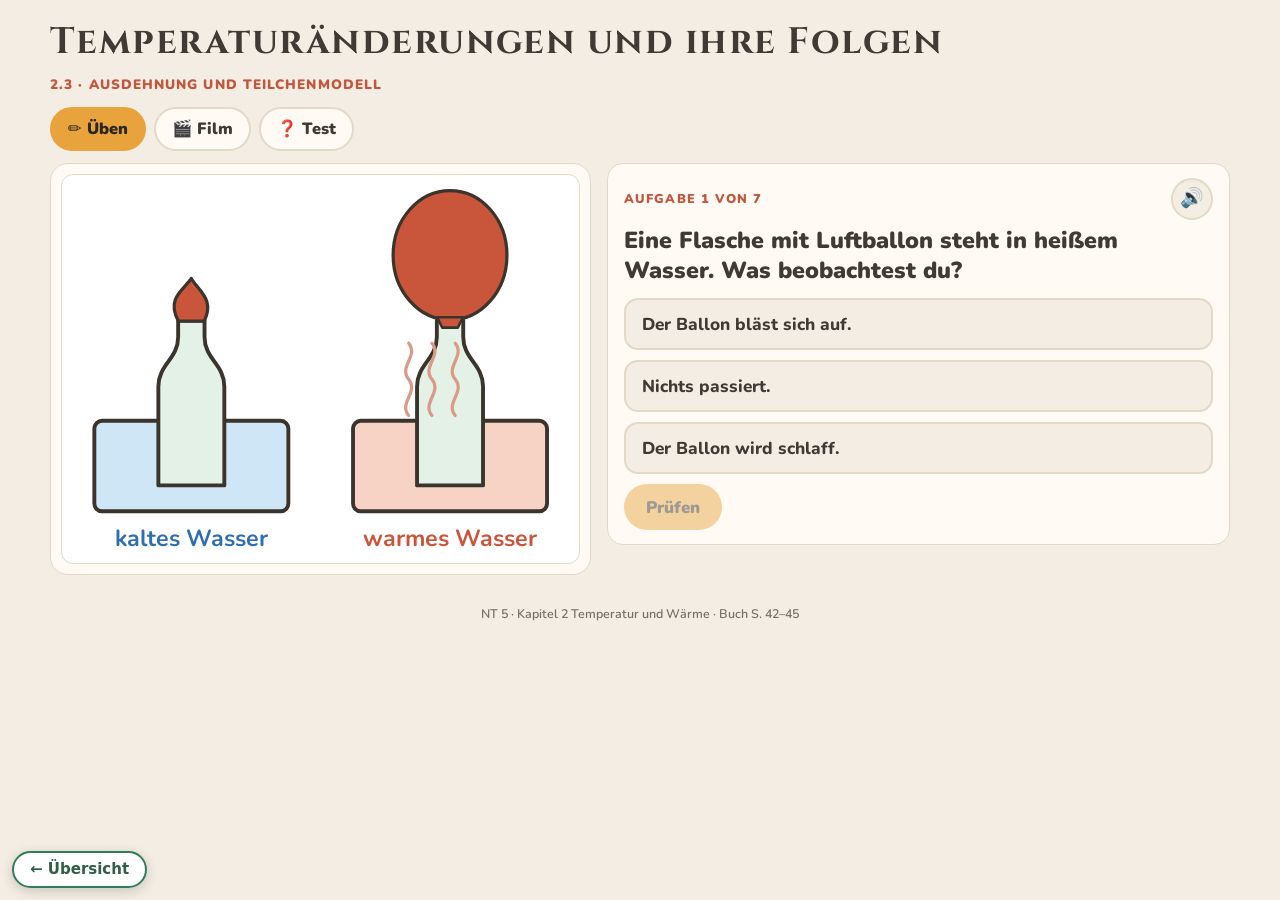
<file: 2-3.html>
<!doctype html>
<html lang="de"><head><meta charset="utf-8"><meta name="viewport" content="width=device-width,initial-scale=1,viewport-fit=cover">
<title>2.3 Temperaturänderungen und ihre Folgen · NT 5</title>
<link rel="preconnect" href="https://fonts.googleapis.com"><link href="https://fonts.googleapis.com/css2?family=Cinzel:wght@700&family=Nunito:wght@600;700;800;900&display=swap" rel="stylesheet">
<style>/* Übungsseiten NT 5 – Aufbau und Look wie die GPG-5-Übungen (Canva-Masterfolie):
   cremefarbener Grund, Cinzel-Überschrift, goldene Reiter, rostrote Kennzeichnung.
   Oben Reiter, links die Abbildung (Spielfläche), rechts das Bedienfeld. */
:root{
  --paper:#f4ede4; --card:#fffaf3; --ink:#3f3a34; --muted:#7a6f62; --line:#e4d8c8;
  --gold:#e8a33d; --rust:#c0573e; --ok:#3f8f4a; --bad:#c0392b; --okl:#e3f1e3; --badl:#f8e1dc; --sel:#fbe6c8; --sky:#e9f1f7;
  --display:"Cinzel", Georgia, serif; --body:"Nunito", system-ui, sans-serif;
  color-scheme: light;
  --sun:#e8a33d; --hot:#c0573e; --cold:#2f6fb0;
}
*{box-sizing:border-box}
[hidden]{display:none!important}
html{-webkit-text-size-adjust:100%}
body{background:var(--paper);color:var(--ink);font-family:var(--body);font-weight:600;margin:0;font-size:17px;line-height:1.45;
  padding-left:max(16px,env(safe-area-inset-left,0px));padding-right:max(16px,env(safe-area-inset-right,0px));padding-block:0 70px}
button{font:inherit;color:inherit;cursor:pointer}
button:focus-visible,[tabindex]:focus-visible{outline:3px solid var(--rust);outline-offset:2px}
.wrap{max-width:1180px;margin:0 auto;display:grid;gap:12px}
header{display:flex;flex-wrap:wrap;align-items:baseline;justify-content:space-between;gap:6px 20px;padding-top:16px}
h1{font-family:var(--display);font-size:clamp(1.4rem,3.4vw,2.3rem);letter-spacing:.04em;margin:0;text-wrap:balance}
.tag{color:var(--rust);font-weight:900;font-size:.85rem;letter-spacing:.08em;text-transform:uppercase}
.tabs{display:flex;flex-wrap:wrap;gap:8px}
.tabs button,.pill{font:900 1.02rem var(--body);background:var(--card);color:var(--ink);border:2px solid var(--line);border-radius:999px;padding:9px 16px;cursor:pointer}
.tabs button[aria-selected="true"],.pill[aria-pressed="true"]{background:var(--gold);border-color:var(--gold);color:#2b2620}
.lvl{display:grid;gap:12px}
.grid2{display:grid;grid-template-columns:minmax(0,1fr) minmax(0,1.15fr);gap:16px;align-items:start}
@media (max-width:820px){.grid2{grid-template-columns:1fr}}
.stage{background:var(--card);border:1px solid var(--line);border-radius:18px;padding:10px;min-width:0}
.stage .fig{margin:0;max-width:none}
.stage svg{display:block;width:100%;height:auto;max-height:62vh}
.side{display:grid;gap:12px;min-width:0}
.box{background:var(--card);border:1px solid var(--line);border-radius:16px;padding:14px 16px;min-width:0}
.box.solo{max-width:900px;width:100%}
.kicker{font-size:.8rem;font-weight:900;letter-spacing:.08em;text-transform:uppercase;color:var(--rust)}
.big{font-size:clamp(1.15rem,2.6vw,1.45rem);font-weight:900;line-height:1.3;margin:6px 0 12px}
.box p{margin:6px 0;line-height:1.5;font-size:1.05rem}
.row{display:flex;flex-wrap:wrap;gap:8px;align-items:center;margin-top:10px}
.row.between{justify-content:space-between;flex-wrap:nowrap;margin-top:0}
.btn{font:900 1.05rem var(--body);background:var(--gold);color:#2b2620;border:0;border-radius:999px;padding:11px 22px;min-height:46px}
.btn.ghost{background:transparent;border:2px solid var(--line);color:var(--ink)}
.btn:disabled{opacity:.45;cursor:default}
.msg{font-weight:900;font-size:1.1rem;margin:10px 0 0}
.msg:empty{display:none}
.msg.ok{color:var(--ok)} .msg.bad{color:var(--bad)}
.msg .why{display:block;font-weight:700;font-size:1rem;color:var(--ink);margin-top:4px}
.score{font-variant-numeric:tabular-nums;color:var(--muted);font-weight:900}
.score:empty{display:none}
.src{color:var(--muted);font-size:.78rem}
.foot{text-align:center;margin-top:18px}
.speak{flex:0 0 auto;border:2px solid var(--line);background:var(--paper);border-radius:999px;width:42px;height:42px;font-size:19px}
.tip{display:none;background:#fff4e2;border:2px dashed #f0cfa0;border-radius:12px;padding:8px 12px}
.tip.show{display:block}
.sub{color:var(--muted);margin:0 0 10px;font-size:.95rem}

/* Antwortknöpfe wie im GPG-Quiz */
.fig{max-width:380px;margin:0 auto 12px}
.fig svg,.opt svg{width:100%;height:auto;display:block;background:#fff;border-radius:12px;border:1px solid var(--line)}
.opts{display:grid;gap:10px}
.opts.img{grid-template-columns:repeat(auto-fill,minmax(150px,1fr))}
.opt{font:800 1.08rem var(--body);text-align:left;background:var(--paper);color:var(--ink);border:2px solid var(--line);border-radius:14px;padding:12px 16px;display:flex;flex-direction:column;gap:8px;justify-content:center;min-height:52px}
.opt.sel{border-color:var(--gold);background:var(--sel)}
.opt.ok{border-color:var(--ok);background:var(--okl)}
.opt.bad{border-color:var(--bad);background:var(--badl)}
/* richtig / falsch */
.tf{display:grid;gap:10px}
.tfrow{display:flex;gap:10px;align-items:center;background:var(--paper);border:2px solid var(--line);border-radius:14px;padding:8px 10px}
.tfrow .t{flex:1;font-weight:800}
.tfrow button{border:2px solid var(--line);background:var(--card);border-radius:999px;padding:8px 12px;min-width:84px;font-weight:900}
.tfrow button.sel{border-color:var(--gold);background:var(--gold);color:#2b2620}
.tfrow.ok{border-color:var(--ok);background:var(--okl)}.tfrow.bad{border-color:var(--bad);background:var(--badl)}
/* zuordnen */
.match{display:grid;grid-template-columns:1fr 1fr;gap:10px 16px}
.match .col{display:grid;gap:10px;align-content:start}
.mitem{background:var(--paper);border:2px solid var(--line);border-radius:14px;padding:10px 12px;min-height:56px;font-weight:800;text-align:left;position:relative}
.mitem.active{border-color:var(--gold);box-shadow:0 0 0 4px var(--sel)}
.mitem .tag{position:absolute;top:-10px;right:-8px;background:var(--ink);color:#fff;border-radius:999px;font-size:13px;padding:1px 8px;letter-spacing:0}
.mitem.ok{border-color:var(--ok);background:var(--okl)}.mitem.bad{border-color:var(--bad);background:var(--badl)}
/* Lückentext */
.cloze{font-size:1.15rem;line-height:2.5;margin:0 0 12px}
.gap{display:inline-block;min-width:110px;border:0;border-bottom:3px solid var(--rust);background:#fff;border-radius:10px 10px 0 0;padding:0 10px;font-weight:900;line-height:1.7;text-align:center}
.gap.active{background:var(--sel);border-color:var(--gold)}
.gap.ok{background:var(--okl);border-color:var(--ok)}.gap.bad{background:var(--badl);border-color:var(--bad)}
.bank{display:flex;flex-wrap:wrap;gap:8px;padding:12px;background:var(--paper);border-radius:14px;border:2px dashed var(--gold)}
.chip{background:var(--card);border:2px solid var(--line);border-radius:999px;padding:8px 14px;font-weight:900;min-height:44px}
.chip.used{opacity:.3}
.chip.active{border-color:var(--gold);background:var(--sel)}
.chip.ok{border-color:var(--ok);background:var(--okl)}.chip.bad{border-color:var(--bad);background:var(--badl)}
/* Reihenfolge */
.olist{display:grid;gap:10px}
.ocard{display:flex;gap:12px;align-items:center;background:var(--paper);border:2px solid var(--line);border-radius:14px;padding:10px 12px;font-weight:800;text-align:left;width:100%}
.ocard .n{flex:0 0 auto;width:36px;height:36px;border-radius:50%;border:2px dashed var(--muted);display:grid;place-items:center;font-weight:900}
.ocard.sel .n{border:0;background:var(--gold);color:#2b2620}
.ocard.ok{border-color:var(--ok);background:var(--okl)}.ocard.bad{border-color:var(--bad);background:var(--badl)}
/* sortieren */
.pool{display:flex;flex-wrap:wrap;gap:8px;min-height:56px;padding:10px;border-radius:14px;background:var(--paper);margin-bottom:12px}
.buckets{display:grid;gap:12px;grid-template-columns:repeat(auto-fit,minmax(180px,1fr))}
.bucket{border:2px dashed var(--line);border-radius:14px;padding:10px;min-height:120px;background:#fff;cursor:pointer}
.bucket h4{margin:0 0 8px;font-size:1rem;font-weight:900}
.bucket .chip{display:inline-block;margin:3px}
.bucket.hl{border-color:var(--gold);background:#fffaf0}
/* Thermometer */
.thermos{display:grid;grid-template-columns:repeat(auto-fill,minmax(200px,1fr));gap:12px}
.th{background:#fff;border:2px solid var(--line);border-radius:14px;padding:10px;text-align:center}
.th svg{height:230px;width:auto}
.stepper{display:flex;align-items:center;justify-content:center;gap:4px;margin-top:6px}
.stepper button{width:36px;height:40px;padding:0;border-radius:999px;border:2px solid var(--line);background:var(--card);font-size:20px;font-weight:900}
.stepper .v{min-width:62px;text-align:center;font-weight:900;font-size:1.15rem}
.th.ok{border-color:var(--ok);background:var(--okl)}.th.bad{border-color:var(--bad);background:var(--badl)}
.setth{display:flex;gap:18px;align-items:center;flex-wrap:wrap;justify-content:center}
.badge2{font-weight:900}
/* Simulation */
.sim canvas{width:100%;height:auto;display:block;background:#fff;border-radius:14px;border:1px solid var(--line);touch-action:none}
.simctl{display:flex;align-items:center;gap:12px;margin-top:10px;flex-wrap:wrap;font-weight:800}
.simctl input{flex:1;min-width:180px;accent-color:var(--rust)}
/* Film */
.film{display:flex;gap:14px;align-items:center;text-decoration:none;color:inherit;margin-top:8px}
.film .play{flex:0 0 64px;height:64px;border-radius:18px;background:var(--rust);color:#fff;display:grid;place-items:center;font-size:28px}
.film .big{display:block;margin:0}
/* Ergebnis */
.result{text-align:center}
.result .row{justify-content:center}
.result .sun{font-size:52px;line-height:1.1;margin-top:6px}
.result .nm{font:inherit;padding:6px 12px;border-radius:999px;border:2px solid var(--line);width:180px;background:#fff}
/* gesperrte Übung */
.lockpage{text-align:center;padding:40px 20px;margin-top:40px}
.lockpage h1{font-size:1.6rem}
.lockpage .pill{display:inline-block;text-decoration:none;margin-top:10px}
@media (max-width:560px){.match{gap:8px}.mitem{font-size:15px;padding:8px}}
@media (prefers-reduced-motion: reduce){*{transition:none!important;animation:none!important}}
/* Thermometer exakt ablesbar */
.thermos{grid-template-columns:repeat(auto-fill,minmax(200px,1fr))!important}
.th{display:flex;flex-direction:column;align-items:center;gap:6px}
.th svg{width:170px!important;height:auto!important;max-height:none!important;background:transparent!important;border:0!important}
.stepper{display:flex!important;flex-direction:column;align-items:center;gap:6px}
.stepper .v{font-size:1.35rem!important;font-weight:900;min-width:0!important}
.sbtns{display:flex;gap:6px}
.sbtns button{min-width:40px;height:42px;border-radius:12px;border:2px solid var(--line);background:var(--card);font-weight:900;font-size:1rem;padding:0 6px}
.sbtns button:active{background:var(--sel)}
.thfig{max-width:190px!important}
.stage .thfig svg{width:170px!important;margin:0 auto;max-height:none}
.stage .fig.thfig{margin:0 auto}
</style></head>
<body data-uebung="2.3"><main class="wrap" id="app"></main>
<script>window.PAGE = {"no": "2.3", "title": "Temperaturänderungen und ihre Folgen", "sub": "Ausdehnung und Teilchenmodell", "book": "S. 42–45", "tasks": [{"type": "mc", "img": "ballon", "q": "Eine Flasche mit Luftballon steht in heißem Wasser. Was beobachtest du?", "opts": [{"t": "Der Ballon bläst sich auf."}, {"t": "Der Ballon wird schlaff."}, {"t": "Nichts passiert."}], "a": 0}, {"type": "mc", "img": "ballon", "q": "Warum bläst sich der Ballon auf?", "opts": [{"t": "Die Luft in der Flasche wird warm und dehnt sich aus. Sie braucht mehr Platz."}, {"t": "Heißes Wasser läuft in den Ballon."}, {"t": "Der Ballon wird durch die Wärme weicher."}], "a": 0}, {"type": "sim", "q": "Ausprobieren: So sieht es im Inneren eines Stoffes aus. Ziehe den Regler von kalt nach warm und beobachte die Teilchen."}, {"type": "sort", "q": "Was passiert beim Erwärmen, was beim Abkühlen?", "buckets": ["beim Erwärmen 🔥", "beim Abkühlen ❄"], "items": [["Die Teilchen bewegen sich schneller.", 0], ["Die Teilchen brauchen mehr Platz.", 0], ["Der Stoff dehnt sich aus.", 0], ["Die Teilchen bewegen sich langsamer.", 1], ["Die Teilchen rücken näher zusammen.", 1], ["Der Stoff zieht sich zusammen.", 1]]}, {"type": "mc", "q": "Erinnerst du dich an das Flüssigkeitsthermometer? Warum steigt die rote Säule, wenn es wärmer wird?", "opts": [{"t": "Die Flüssigkeit dehnt sich aus und braucht mehr Platz im Röhrchen."}, {"t": "Es kommt neue Flüssigkeit dazu."}, {"t": "Die Flüssigkeit wird leichter und schwimmt nach oben."}], "a": 0}, {"type": "mc", "img": "leitung", "q": "Stromleitungen sind aus Metall. Wann hängen sie stärker durch?", "opts": [{"t": "im heißen Sommer"}, {"t": "im kalten Winter"}], "a": 0, "why": "Im Sommer ist das Metall warm. Es dehnt sich aus und wird etwas länger."}, {"type": "mc", "img": "bruecke", "q": "Warum haben Brücken Dehnungsfugen?", "opts": [{"t": "Damit sich die Brücke im Sommer ausdehnen kann, ohne kaputtzugehen."}, {"t": "Damit Regenwasser abfließen kann."}, {"t": "Damit Autos langsamer fahren."}], "a": 0}], "img": {"leitung": "<svg viewBox=\"0 0 400 300\" xmlns=\"http://www.w3.org/2000/svg\"><line x1=\"60.0\" y1=\"35.0\" x2=\"60.0\" y2=\"145.0\" stroke=\"#7A6B5A\" stroke-width=\"6\" stroke-linecap=\"round\"/><line x1=\"340.0\" y1=\"35.0\" x2=\"340.0\" y2=\"145.0\" stroke=\"#7A6B5A\" stroke-width=\"6\" stroke-linecap=\"round\"/><line x1=\"45.0\" y1=\"43.0\" x2=\"75.0\" y2=\"43.0\" stroke=\"#7A6B5A\" stroke-width=\"5\" stroke-linecap=\"round\"/><line x1=\"325.0\" y1=\"43.0\" x2=\"355.0\" y2=\"43.0\" stroke=\"#7A6B5A\" stroke-width=\"5\" stroke-linecap=\"round\"/><path d=\"M60,45 Q200,81 340,45\" fill=\"none\" stroke=\"#3B342C\" stroke-width=\"3\" stroke-linecap=\"round\" stroke-linejoin=\"round\"/><text x=\"200\" y=\"37\" font-family=\"Nunito, DejaVu Sans, sans-serif\" font-weight=\"700\" font-size=\"20\" fill=\"#2F6FB0\" text-anchor=\"middle\">Winter<\/text><text x=\"375\" y=\"85\" font-family=\"Nunito, DejaVu Sans, sans-serif\" font-weight=\"700\" font-size=\"26\" fill=\"#2F6FB0\" text-anchor=\"middle\">❄<\/text><line x1=\"30.0\" y1=\"147.0\" x2=\"370.0\" y2=\"147.0\" stroke=\"#9BBF7A\" stroke-width=\"3\" stroke-linecap=\"round\"/><line x1=\"60.0\" y1=\"180.0\" x2=\"60.0\" y2=\"290.0\" stroke=\"#7A6B5A\" stroke-width=\"6\" stroke-linecap=\"round\"/><line x1=\"340.0\" y1=\"180.0\" x2=\"340.0\" y2=\"290.0\" stroke=\"#7A6B5A\" stroke-width=\"6\" stroke-linecap=\"round\"/><line x1=\"45.0\" y1=\"188.0\" x2=\"75.0\" y2=\"188.0\" stroke=\"#7A6B5A\" stroke-width=\"5\" stroke-linecap=\"round\"/><line x1=\"325.0\" y1=\"188.0\" x2=\"355.0\" y2=\"188.0\" stroke=\"#7A6B5A\" stroke-width=\"5\" stroke-linecap=\"round\"/><path d=\"M60,190 Q200,300 340,190\" fill=\"none\" stroke=\"#3B342C\" stroke-width=\"3\" stroke-linecap=\"round\" stroke-linejoin=\"round\"/><text x=\"200\" y=\"182\" font-family=\"Nunito, DejaVu Sans, sans-serif\" font-weight=\"700\" font-size=\"20\" fill=\"#C9553A\" text-anchor=\"middle\">Sommer<\/text><text x=\"375\" y=\"230\" font-family=\"Nunito, DejaVu Sans, sans-serif\" font-weight=\"700\" font-size=\"26\" fill=\"#C9553A\" text-anchor=\"middle\">☀<\/text><line x1=\"30.0\" y1=\"292.0\" x2=\"370.0\" y2=\"292.0\" stroke=\"#9BBF7A\" stroke-width=\"3\" stroke-linecap=\"round\"/><\/svg>", "ballon": "<svg viewBox=\"0 0 400 300\" xmlns=\"http://www.w3.org/2000/svg\"><rect x=\"25\" y=\"190\" width=\"150\" height=\"70\" rx=\"6\" fill=\"#CFE6F7\" stroke=\"#3B342C\" stroke-width=\"3\"/><path d=\"M74.5,240 L74.5,163.5 C74.5,146.5 89.8,142.25 89.8,125.25 L89.8,112.5 L110.2,112.5 L110.2,125.25 C110.2,142.25 125.5,146.5 125.5,163.5 L125.5,240 Z\" fill=\"#E3F1E6\" stroke=\"#3B342C\" stroke-width=\"3\" stroke-linecap=\"round\" stroke-linejoin=\"round\"/><path d=\"M90,113 C80,95 95,88 100,80 C106,90 118,96 110,113 Z\" fill=\"#C9553A\" stroke=\"#3B342C\" stroke-width=\"2.5\" stroke-linecap=\"round\" stroke-linejoin=\"round\"/><text x=\"100\" y=\"287\" font-family=\"Nunito, DejaVu Sans, sans-serif\" font-weight=\"700\" font-size=\"18\" fill=\"#2F6FB0\" text-anchor=\"middle\">kaltes Wasser<\/text><rect x=\"225\" y=\"190\" width=\"150\" height=\"70\" rx=\"6\" fill=\"#F7D3C6\" stroke=\"#3B342C\" stroke-width=\"3\"/><path d=\"M274.5,240 L274.5,163.5 C274.5,146.5 289.8,142.25 289.8,125.25 L289.8,112.5 L310.2,112.5 L310.2,125.25 C310.2,142.25 325.5,146.5 325.5,163.5 L325.5,240 Z\" fill=\"#E3F1E6\" stroke=\"#3B342C\" stroke-width=\"3\" stroke-linecap=\"round\" stroke-linejoin=\"round\"/><ellipse cx=\"300\" cy=\"62\" rx=\"44\" ry=\"50\" fill=\"#C9553A\" stroke=\"#3B342C\" stroke-width=\"2.5\"/><path d=\"M290,110 L310,110 L306,118 L294,118Z\" fill=\"#C9553A\" stroke=\"#3B342C\" stroke-width=\"2\" stroke-linecap=\"round\" stroke-linejoin=\"round\"/><path d=\"M268,186 c-8,-10 8,-18 0,-28 c-8,-10 8,-18 0,-28\" fill=\"none\" stroke=\"#D99A88\" stroke-width=\"2.5\" stroke-linecap=\"round\" stroke-linejoin=\"round\"/><path d=\"M286,186 c-8,-10 8,-18 0,-28 c-8,-10 8,-18 0,-28\" fill=\"none\" stroke=\"#D99A88\" stroke-width=\"2.5\" stroke-linecap=\"round\" stroke-linejoin=\"round\"/><path d=\"M304,186 c-8,-10 8,-18 0,-28 c-8,-10 8,-18 0,-28\" fill=\"none\" stroke=\"#D99A88\" stroke-width=\"2.5\" stroke-linecap=\"round\" stroke-linejoin=\"round\"/><text x=\"300\" y=\"287\" font-family=\"Nunito, DejaVu Sans, sans-serif\" font-weight=\"700\" font-size=\"18\" fill=\"#C9553A\" text-anchor=\"middle\">warmes Wasser<\/text><\/svg>", "bruecke": "<svg viewBox=\"0 0 400 300\" xmlns=\"http://www.w3.org/2000/svg\"><rect x=\"0\" y=\"200\" width=\"400\" height=\"100\" rx=\"0\" fill=\"#CFE6F7\" stroke=\"none\" stroke-width=\"0\"/><path d=\"M0,200 C60,190 120,210 200,200 C280,190 340,210 400,200\" fill=\"none\" stroke=\"#2F6FB0\" stroke-width=\"2\" stroke-linecap=\"round\" stroke-linejoin=\"round\"/><rect x=\"20\" y=\"120\" width=\"172\" height=\"26\" rx=\"0\" fill=\"#C9C1B5\" stroke=\"#3B342C\" stroke-width=\"3\"/><rect x=\"208\" y=\"120\" width=\"172\" height=\"26\" rx=\"0\" fill=\"#C9C1B5\" stroke=\"#3B342C\" stroke-width=\"3\"/><rect x=\"60\" y=\"146\" width=\"30\" height=\"90\" rx=\"0\" fill=\"#A79E91\" stroke=\"#3B342C\" stroke-width=\"3\"/><rect x=\"310\" y=\"146\" width=\"30\" height=\"90\" rx=\"0\" fill=\"#A79E91\" stroke=\"#3B342C\" stroke-width=\"3\"/><path d=\"M192,120 l8,6 l-8,6 l8,6 l-8,6\" fill=\"none\" stroke=\"#3B342C\" stroke-width=\"2.5\" stroke-linecap=\"round\" stroke-linejoin=\"round\"/><path d=\"M208,120 l-8,6 l8,6 l-8,6 l8,6\" fill=\"none\" stroke=\"#3B342C\" stroke-width=\"2.5\" stroke-linecap=\"round\" stroke-linejoin=\"round\"/><circle cx=\"200\" cy=\"133\" r=\"34\" fill=\"none\" stroke=\"#C9553A\" stroke-width=\"3\"/><line x1=\"120.0\" y1=\"100.0\" x2=\"180.0\" y2=\"100.0\" stroke=\"#C9553A\" stroke-width=\"4\" stroke-linecap=\"round\"/><polygon points=\"180.0,100.0 169.2,105.2 169.2,94.8\" fill=\"#C9553A\" stroke=\"#C9553A\" stroke-width=\"2\" stroke-linejoin=\"round\"/><line x1=\"280.0\" y1=\"100.0\" x2=\"220.0\" y2=\"100.0\" stroke=\"#C9553A\" stroke-width=\"4\" stroke-linecap=\"round\"/><polygon points=\"220.0,100.0 230.8,94.8 230.8,105.2\" fill=\"#C9553A\" stroke=\"#C9553A\" stroke-width=\"2\" stroke-linejoin=\"round\"/><text x=\"200\" y=\"70\" font-family=\"Nunito, DejaVu Sans, sans-serif\" font-weight=\"700\" font-size=\"22\" fill=\"#C9553A\" text-anchor=\"middle\">Dehnungsfuge<\/text><path d=\"M110,116 a14,7 0 0 1 28,0 z\" fill=\"#E4573D\" stroke=\"#3B342C\" stroke-width=\"2\" stroke-linecap=\"round\" stroke-linejoin=\"round\"/><rect x=\"108\" y=\"112\" width=\"32\" height=\"8\" rx=\"3\" fill=\"#6B6B6B\" stroke=\"#3B342C\" stroke-width=\"1.5\"/><\/svg>"}, "film": {"t": "Wenn Türme wachsen", "url": "https://www.planet-schule.de/schwerpunkt/achtung-experiment/wenn-tuerme-wachsen-film-100.html", "d": "Wird ein 139 m hoher Stahlturm in der Sommersonne größer? Thermometer und ein Messgerät finden es heraus."}, "color": "#2F6FB0", "test": [{"type": "mc", "q": "Was passiert mit den Teilchen, wenn ein Stoff warm wird?", "opts": [{"t": "Sie bewegen sich schneller und brauchen mehr Platz."}, {"t": "Jedes Teilchen wird größer."}, {"t": "Es kommen neue Teilchen dazu."}], "a": 0, "why": "Die Teilchen selbst werden nicht größer – sie bewegen sich nur stärker und brauchen deshalb mehr Platz."}, {"type": "mc", "q": "Ein Marmeladenglas geht nicht auf. Was hilft?", "opts": [{"t": "Den Metalldeckel kurz unter heißes Wasser halten – er dehnt sich aus."}, {"t": "Das Glas in den Kühlschrank stellen."}, {"t": "Das Glas schütteln."}], "a": 0, "why": ""}, {"type": "tf", "q": "Richtig oder falsch?", "items": [["Im Sommer sind Eisenbahnschienen etwas länger als im Winter.", true], ["Beim Abkühlen dehnt sich ein Stoff aus.", false]]}]};</script>
<script>/* Freigabe der Übungen durch die Lehrkraft.
   Zustand liegt im Gerät (localStorage) und kann per Link/QR an alle iPads verteilt werden:
   index.html?frei=2.1,2.2&t=<Zeitstempel>   (frei=- bedeutet: alles gesperrt)  */
(function () {
  var ALL = ["2.1", "2.2", "2.3", "2.4", "2.5", "2.6", "2.7"];
  var KEY = "nt5tw_freigabe";
  var PIN = (typeof LEHRERCODE !== "undefined" ? String(LEHRERCODE) : "5555");
  function load() {
    try { var s = JSON.parse(localStorage.getItem(KEY)); if (s && s.open) return s; } catch (e) {}
    return { open: ALL.slice(), t: 0 };            // Standard: alles offen
  }
  function save(s) { try { localStorage.setItem(KEY, JSON.stringify(s)); } catch (e) {} }
  var st = load();

  // Freigabe-Link übernehmen (nur wenn neuer als der gespeicherte Stand)
  var q = new URLSearchParams(location.search);
  if (q.has("frei")) {
    var t = parseInt(q.get("t") || "0", 10);
    if (t >= (st.t || 0)) {
      var f = q.get("frei");
      st = { open: f === "-" ? [] : f.split(",").filter(function (x) { return ALL.indexOf(x) >= 0; }), t: t };
      save(st);
    }
    history.replaceState(null, "", location.pathname);
  }
  var isOpen = function (no) { return st.open.indexOf(no) >= 0; };
  window.NT5_FREI = { isOpen: isOpen };

  // ---------- Übungsseite: gesperrt? ----------
  var page = document.body.getAttribute("data-uebung");
  if (page) {
    if (!isOpen(page)) {
      window.NT5_LOCKED = true;
      document.body.innerHTML = '<main class="wrap"><div class="box lockpage"><div style="font-size:64px">🔒</div>' +
        '<h1>Übung ' + page + ' ist noch gesperrt</h1><p class="sub">Deine Lehrkraft schaltet sie frei, wenn ihr das Thema besprochen habt.</p>' +
        '<a class="pill" href="index.html">← Zur Übersicht</a></div></main>';
    }
    return;
  }

  // ---------- Startseite ----------
  function paint() {
    document.querySelectorAll("a.card[data-no]").forEach(function (a) {
      var no = a.getAttribute("data-no"), o = isOpen(no);
      a.classList.toggle("locked", !o);
      a.querySelector(".go").textContent = o ? "Übung starten →" : "🔒 gesperrt";
      a.setAttribute("aria-disabled", o ? "false" : "true");
    });
    var n = st.open.length;
    var info = document.getElementById("freiinfo");
    if (info) info.textContent = n === ALL.length ? "" : n === 0 ? "Alle Übungen sind gerade gesperrt." : "Freigegeben: " + st.open.join(", ");
  }
  document.querySelectorAll("a.card[data-no]").forEach(function (a) {
    a.addEventListener("click", function (e) {
      if (!isOpen(a.getAttribute("data-no"))) { e.preventDefault(); a.classList.remove("shake"); void a.offsetWidth; a.classList.add("shake"); }
    });
  });
  paint();

  // ---------- Lehrkraft-Bereich ----------
  var dlg = document.getElementById("teacher");
  if (!dlg) return;
  var pinBox = document.getElementById("pinbox"), panel = document.getElementById("tpanel");
  document.getElementById("tbtn").onclick = function () {
    dlg.hidden = false; pinBox.hidden = false; panel.hidden = true;
    var inp = document.getElementById("pin"); inp.value = ""; document.getElementById("pinerr").textContent = ""; inp.focus();
  };
  document.getElementById("tclose").onclick = function () { dlg.hidden = true; };
  dlg.addEventListener("click", function (e) { if (e.target === dlg) dlg.hidden = true; });
  function tryPin() {
    if (document.getElementById("pin").value.trim() === PIN) { pinBox.hidden = true; panel.hidden = false; buildList(); }
    else document.getElementById("pinerr").textContent = "Falscher Code.";
  }
  document.getElementById("pinok").onclick = tryPin;
  document.getElementById("pin").addEventListener("keydown", function (e) { if (e.key === "Enter") tryPin(); });

  function link() {
    var base = /^https?:/.test(location.protocol) ? location.href.split("?")[0].split("#")[0]
             : (typeof ADRESSE !== "undefined" ? ADRESSE : location.href.split("?")[0]);
    return base + "?frei=" + (st.open.length ? st.open.join(",") : "-") + "&t=" + st.t;
  }
  function qrSvg(text) {
    try { var q = qrcode(0, "M"); q.addData(text); q.make(); return q.createSvgTag({ cellSize: 6, margin: 2, scalable: true }); }
    catch (e) { return "<p>QR-Code konnte nicht erzeugt werden.</p>"; }
  }
  function openList() { return st.open.length ? st.open.join(" · ") : "keine (alles gesperrt)"; }
  function update() {
    st.t = Date.now(); save(st); paint();
    var l = link(); document.getElementById("tlink").value = l;
    document.getElementById("qr").innerHTML = qrSvg(l);
    document.getElementById("qrinfo").textContent = "Offen: " + openList();
    var big = document.getElementById("qrbig");
    if (!big.hidden) showBig();
  }
  function showBig() {
    var big = document.getElementById("qrbig");
    big.querySelector(".qrcode").innerHTML = qrSvg(link());
    big.querySelector(".qropen").textContent = "Offen: " + openList();
    big.hidden = false;
  }
  document.getElementById("qrshow").onclick = showBig;
  document.getElementById("qrbig").onclick = function () { this.hidden = true; };
  function buildList() {
    var box = document.getElementById("tlist"); box.innerHTML = "";
    document.querySelectorAll("a.card[data-no]").forEach(function (a) {
      var no = a.getAttribute("data-no"), title = a.getAttribute("data-title");
      var row = document.createElement("label"); row.className = "trow";
      row.innerHTML = '<span class="no" style="background:' + a.getAttribute("data-col") + '">' + no + '</span><span class="tt">' + title +
        '</span><input type="checkbox" class="sw"' + (isOpen(no) ? " checked" : "") + '><span class="swl"></span>';
      row.querySelector("input").onchange = function () {
        var on = this.checked;
        st.open = ALL.filter(function (x) { return x === no ? on : isOpen(x); });
        update();
      };
      box.appendChild(row);
    });
    update();
  }
  document.getElementById("allon").onclick = function () { st.open = ALL.slice(); buildList(); };
  document.getElementById("alloff").onclick = function () { st.open = []; buildList(); };
  document.getElementById("copy").onclick = function () {
    var i = document.getElementById("tlink"); i.select();
    (navigator.clipboard ? navigator.clipboard.writeText(i.value) : Promise.reject()).then(function () {
      document.getElementById("copy").textContent = "✓ Kopiert";
    }, function () { document.execCommand("copy"); document.getElementById("copy").textContent = "✓ Kopiert"; });
    setTimeout(function () { document.getElementById("copy").textContent = "Link kopieren"; }, 1800);
  };
})();
</script>
<script>/* Übungs-Engine NT 5 · Temperatur und Wärme. Daten: window.PAGE */
(function () {
  "use strict";
  var P = window.PAGE;
  if (!P || window.NT5_LOCKED) return;
  var store = {
    get: function (k) { try { return JSON.parse(localStorage.getItem(k)); } catch (e) { return null; } },
    set: function (k, v) { try { localStorage.setItem(k, JSON.stringify(v)); } catch (e) {} }
  };
  function el(tag, cls, html) { var e = document.createElement(tag); if (cls) e.className = cls; if (html != null) e.innerHTML = html; return e; }
  function shuffle(a) { a = a.slice(); for (var i = a.length - 1; i > 0; i--) { var j = Math.floor(Math.random() * (i + 1)); var t = a[i]; a[i] = a[j]; a[j] = t; } return a; }
  function strip(h) { var d = document.createElement("div"); d.innerHTML = h; return d.textContent || ""; }
  function speak(text) {
    try {
      speechSynthesis.cancel();
      var u = new SpeechSynthesisUtterance(text.replace(/°C/g, " Grad Celsius").replace(/−/g, "minus "));
      u.lang = "de-DE"; u.rate = 0.9; speechSynthesis.speak(u);
    } catch (e) {}
  }

  /* ---------- Thermometer-SVG: 1 kleiner Strich = 1 °C, mittlerer Strich = 5 °C, Zahl alle 10 °C ---------- */
  function thermoSVG(val, lo, hi, show, col) {
    col = col || "#C0573E";
    var ppd = Math.max(5, Math.min(9, 330 / (hi - lo)));       // Pixel pro Grad
    var top = 34, bot = top + (hi - lo) * ppd, W = 170, H = bot + 62;
    function y(v) { return (bot - (v - lo) * ppd).toFixed(1); }
    var s = '<svg viewBox="0 0 ' + W + " " + H + '" width="' + W + '" role="img" aria-label="Thermometer">' +
      '<rect x="22" y="6" width="126" height="' + (H - 12) + '" rx="14" fill="#fff" stroke="#3F3A34" stroke-width="2"/>' +
      '<rect x="72" y="' + (top - 12) + '" width="18" height="' + (bot - top + 26) + '" rx="9" fill="#EEF3F6" stroke="#3F3A34" stroke-width="1.8"/>';
    for (var v = lo; v <= hi; v++) {
      var ten = v % 10 === 0, five = !ten && v % 5 === 0;
      var len = ten ? 26 : five ? 17 : 9, sw = ten ? 2.2 : five ? 1.6 : 1;
      s += '<line x1="92" x2="' + (92 + len) + '" y1="' + y(v) + '" y2="' + y(v) + '" stroke="#3F3A34" stroke-width="' + sw + '"/>';
      if (ten) s += '<text x="66" y="' + (+y(v) + 5.5) + '" font-size="16" font-weight="800" text-anchor="end" fill="#3F3A34" font-family="Nunito,Arial,sans-serif">' + String(v).replace("-", "−") + "</text>";
    }
    if (lo < 0 && hi > 0) s += '<line x1="30" x2="70" y1="' + y(0) + '" y2="' + y(0) + '" stroke="#2F6FB0" stroke-width="1.2" stroke-dasharray="3 3"/>';
    var vv = show ? val : lo;
    s += '<rect x="76" y="' + y(vv) + '" width="10" height="' + (bot + 30 - y(vv)) + '" fill="' + col + '"/>';
    s += '<circle cx="81" cy="' + (bot + 30) + '" r="17" fill="' + col + '" stroke="#3F3A34" stroke-width="1.8"/>';
    s += '<text x="124" y="' + (top - 14) + '" font-size="15" font-weight="800" fill="#3F3A34" font-family="Nunito,Arial,sans-serif">°C</text></svg>';
    return s;
  }
  function stepper(onChange, isLocked) {
    var st = el("div", "stepper"); var vEl = el("div", "v", "?"); st.appendChild(vEl);
    var row = el("div", "sbtns");
    [[-10, "−10"], [-1, "−1"], [1, "+1"], [10, "+10"]].forEach(function (d) {
      var b = el("button", "", d[1]); b.type = "button"; b.setAttribute("aria-label", d[1] + " Grad");
      b.onclick = function () { if (isLocked()) return; onChange(d[0], vEl); }; row.appendChild(b);
    });
    st.appendChild(row); return st;
  }
  function fmt(v) { return String(v).replace("-", "−") + " °C"; }

  /* ---------- Aufgaben-Renderer ---------- */
  var R = {};

  function fig(t, body) {
    if (t.th) body.appendChild(el("div", "fig thfig", thermoSVG(t.th[0], t.th[1], t.th[2], true)));
    else if (t.img) body.appendChild(el("div", "fig", P.img[t.img]));
  }
  R.mc = function (t, body, api) {
    fig(t, body);
    var hasImg = t.opts.some(function (o) { return o.img; });
    var box = el("div", "opts" + (hasImg ? " img" : ""));
    var order = shuffle(t.opts.map(function (_, i) { return i; }));
    var sel = null, btns = [];
    order.forEach(function (i) {
      var o = t.opts[i]; var b = el("button", "opt");
      b.innerHTML = (o.img ? P.img[o.img] : "") + "<span>" + (o.t || o) + "</span>";
      b.onclick = function () { if (api.locked()) return; btns.forEach(function (x) { x.classList.remove("sel"); }); b.classList.add("sel"); sel = i; api.ready(true); };
      b.dataset.i = i; btns.push(b); box.appendChild(b);
    });
    body.appendChild(box);
    api.max = 1;
    api.check = function () {
      btns.forEach(function (b) { var i = +b.dataset.i; if (i === t.a) b.classList.add("ok"); else if (i === sel) b.classList.add("bad"); });
      return sel === t.a ? 1 : 0;
    };
  };

  R.multi = function (t, body, api) {
    var box = el("div", "opts img"); var chosen = {}; var btns = [];
    t.opts.forEach(function (o, i) {
      var b = el("button", "opt"); b.innerHTML = (o.img ? P.img[o.img] : "") + "<span>" + o.t + "</span>";
      b.onclick = function () { if (api.locked()) return; chosen[i] = !chosen[i]; b.classList.toggle("sel", chosen[i]); api.ready(true); };
      btns.push(b); box.appendChild(b);
    });
    body.appendChild(box); api.max = t.opts.length;
    api.check = function () {
      var p = 0;
      btns.forEach(function (b, i) { var should = t.a.indexOf(i) >= 0; var ok = !!chosen[i] === should; if (ok) p++; if (should) b.classList.add(ok ? "ok" : "bad"); else if (chosen[i]) b.classList.add("bad"); });
      return p;
    };
  };

  R.tf = function (t, body, api) {
    fig(t, body);
    var box = el("div", "tf"); var ans = []; var rows = [];
    t.items.forEach(function (it, i) {
      var r = el("div", "tfrow"); r.appendChild(el("span", "t", it[0]));
      [["richtig", true], ["falsch", false]].forEach(function (o) {
        var b = el("button", "", o[0]);
        b.onclick = function () { if (api.locked()) return; ans[i] = o[1]; r.querySelectorAll("button").forEach(function (x) { x.classList.remove("sel"); }); b.classList.add("sel"); api.ready(ans.filter(function (x) { return x !== undefined; }).length === t.items.length); };
        r.appendChild(b);
      });
      rows.push(r); box.appendChild(r);
    });
    body.appendChild(box); api.max = t.items.length;
    api.check = function () { var p = 0; t.items.forEach(function (it, i) { var ok = ans[i] === it[1]; if (ok) p++; rows[i].classList.add(ok ? "ok" : "bad"); }); return p; };
  };

  R.match = function (t, body, api) {
    fig(t, body);
    var m = el("div", "match"); var L = el("div", "col"), Rr = el("div", "col");
    var pairs = {}, active = null, n = 0; var lb = [], rb = [];
    t.left.forEach(function (x, i) {
      var b = el("button", "mitem", x); b.dataset.i = i;
      b.onclick = function () { if (api.locked()) return; lb.forEach(function (y) { y.classList.remove("active"); }); active = i; b.classList.add("active"); };
      lb.push(b); L.appendChild(b);
    });
    shuffle(t.right.map(function (_, i) { return i; })).forEach(function (j) {
      var b = el("button", "mitem", t.right[j]); b.dataset.j = j;
      b.onclick = function () {
        if (api.locked() || active === null) return;
        Object.keys(pairs).forEach(function (k) { if (pairs[k] === j) delete pairs[k]; });
        pairs[active] = j; redraw(); active = null; lb.forEach(function (y) { y.classList.remove("active"); });
        api.ready(Object.keys(pairs).length === t.left.length);
      };
      rb.push(b); Rr.appendChild(b);
    });
    function redraw() {
      rb.forEach(function (b) { var tg = b.querySelector(".tag"); if (tg) tg.remove(); });
      lb.forEach(function (b) { var tg = b.querySelector(".tag"); if (tg) tg.remove(); });
      Object.keys(pairs).forEach(function (k) {
        var letter = String.fromCharCode(65 + (+k));
        lb[k].appendChild(el("span", "tag", letter));
        rb.forEach(function (b) { if (+b.dataset.j === pairs[k]) b.appendChild(el("span", "tag", letter)); });
      });
    }
    m.appendChild(L); m.appendChild(Rr); body.appendChild(el("p", "sub", "Tippe links, dann rechts.")); body.appendChild(m);
    api.max = t.left.length;
    api.check = function () { var p = 0; lb.forEach(function (b, i) { var ok = pairs[i] === i; if (ok) p++; b.classList.add(ok ? "ok" : "bad"); }); return p; };
  };

  R.cloze = function (t, body, api) {
    fig(t, body);
    var parts = t.text.split(/\{(.+?)\}/); var answers = [], gaps = [], fill = [];
    var p = el("p", "cloze"); var active = null;
    parts.forEach(function (s, i) {
      if (i % 2 === 0) { p.appendChild(document.createTextNode(s)); return; }
      var k = answers.length; answers.push(s);
      var g = el("button", "gap", "&nbsp;"); g.onclick = function () { if (api.locked()) return; if (fill[k]) { release(k); } gaps.forEach(function (x) { x.classList.remove("active"); }); active = k; g.classList.add("active"); };
      gaps.push(g); p.appendChild(g);
    });
    var bank = el("div", "bank"); var chips = [];
    shuffle(answers.concat(t.extra || [])).forEach(function (w) {
      var c = el("button", "chip", w);
      c.onclick = function () {
        if (api.locked() || c.classList.contains("used")) return;
        if (active === null) { active = fill.findIndex ? firstEmpty() : 0; }
        if (active === null || active < 0) return;
        if (fill[active]) release(active);
        fill[active] = c; c.classList.add("used"); gaps[active].textContent = w; gaps[active].classList.remove("active");
        active = firstEmpty(); if (active >= 0) gaps[active].classList.add("active"); else active = null;
        api.ready(firstEmpty() < 0);
      };
      chips.push(c); bank.appendChild(c);
    });
    function firstEmpty() { for (var i = 0; i < answers.length; i++) if (!fill[i]) return i; return -1; }
    function release(k) { if (fill[k]) { fill[k].classList.remove("used"); fill[k] = null; gaps[k].innerHTML = "&nbsp;"; api.ready(false); } }
    active = 0; gaps[0] && gaps[0].classList.add("active");
    body.appendChild(p); body.appendChild(bank); api.max = answers.length;
    api.check = function () { var pt = 0; answers.forEach(function (a, i) { var ok = fill[i] && fill[i].textContent === a; if (ok) pt++; gaps[i].classList.add(ok ? "ok" : "bad"); if (!ok) gaps[i].title = a; }); return pt; };
    api.solution = function () { answers.forEach(function (a, i) { if (!gaps[i].classList.contains("ok")) gaps[i].innerHTML = "<s>" + (fill[i] ? fill[i].textContent : "") + "</s> " + a; }); };
  };

  R.order = function (t, body, api) {
    fig(t, body);
    var box = el("div", "olist"); var seq = []; var cards = [];
    body.appendChild(el("p", "sub", "Tippe die Sätze in der richtigen Reihenfolge an."));
    shuffle(t.items.map(function (_, i) { return i; })).forEach(function (i) {
      var c = el("button", "ocard", '<span class="n"></span><span>' + t.items[i] + "</span>"); c.dataset.i = i;
      c.onclick = function () {
        if (api.locked()) return;
        var pos = seq.indexOf(i);
        if (pos >= 0) seq.splice(pos, 1); else seq.push(i);
        cards.forEach(function (x) { var k = seq.indexOf(+x.dataset.i); x.classList.toggle("sel", k >= 0); x.querySelector(".n").textContent = k >= 0 ? k + 1 : ""; });
        api.ready(seq.length === t.items.length);
      };
      cards.push(c); box.appendChild(c);
    });
    body.appendChild(box); api.max = t.items.length;
    api.check = function () { var p = 0; cards.forEach(function (c) { var i = +c.dataset.i; var ok = seq.indexOf(i) === i; if (ok) p++; c.classList.add(ok ? "ok" : "bad"); }); return p; };
  };

  R.sort = function (t, body, api) {
    fig(t, body);
    var pool = el("div", "pool"); var buckets = el("div", "buckets"); var where = {}; var active = null; var chips = [];
    var bEls = t.buckets.map(function (name, bi) {
      var b = el("div", "bucket"); b.appendChild(el("h4", "", name));
      b.onclick = function (e) { if (api.locked() || active === null || e.target.classList.contains("chip")) return; place(active, bi); };
      buckets.appendChild(b); return b;
    });
    shuffle(t.items.map(function (_, i) { return i; })).forEach(function (i) {
      var c = el("button", "chip", t.items[i][0]); c.dataset.i = i;
      c.onclick = function (e) { e.stopPropagation(); if (api.locked()) return; chips.forEach(function (x) { x.classList.remove("active"); }); active = i; c.classList.add("active"); bEls.forEach(function (b) { b.classList.add("hl"); }); };
      chips.push(c); pool.appendChild(c);
    });
    function place(i, bi) {
      var c = chips.filter(function (x) { return +x.dataset.i === i; })[0];
      bEls[bi].appendChild(c); where[i] = bi; c.classList.remove("active"); active = null; bEls.forEach(function (b) { b.classList.remove("hl"); });
      api.ready(Object.keys(where).length === t.items.length);
    }
    body.appendChild(el("p", "sub", "Tippe ein Kärtchen an, dann den passenden Kasten.")); body.appendChild(pool); body.appendChild(buckets);
    api.max = t.items.length;
    api.check = function () { var p = 0; chips.forEach(function (c) { var i = +c.dataset.i; var ok = where[i] === t.items[i][1]; if (ok) p++; c.classList.add(ok ? "ok" : "bad"); }); return p; };
  };

  R.thermo = function (t, body, api) {
    var lo = t.lo, hi = t.hi; var box = el("div", "thermos"); var vals = [], ths = [];
    t.values.forEach(function (v, i) {
      var th = el("div", "th"); th.appendChild(el("div", "badge2", "Thermometer " + String.fromCharCode(65 + i)));
      th.appendChild(el("div", "", thermoSVG(v, lo, hi, true)));
      vals[i] = null; var cur = 0;
      th.appendChild(stepper(function (d, vEl) {
        cur = Math.max(lo, Math.min(hi, (vals[i] == null ? 0 : cur) + d)); vals[i] = cur; vEl.textContent = fmt(cur);
        api.ready(vals.every(function (x) { return x != null; }));
      }, api.locked));
      ths.push(th); box.appendChild(th);
    });
    body.appendChild(el("p", "sub", "Lies genau ab: 1 kleiner Strich = 1 °C. Stelle deinen Wert mit den Knöpfen ein (Start bei 0 °C)."));
    body.appendChild(box); api.max = t.values.length;
    api.check = function () { var p = 0; t.values.forEach(function (v, i) { var ok = vals[i] === v; if (ok) p++; ths[i].classList.add(ok ? "ok" : "bad"); if (!ok) ths[i].appendChild(el("div", "badge2", "richtig: " + fmt(v))); }); return p; };
  };

  R.setthermo = function (t, body, api) {
    var lo = t.lo, hi = t.hi; var wrap = el("div", "thermos"); var vals = [], boxes = [];
    t.targets.forEach(function (target, i) {
      var th = el("div", "th"); th.appendChild(el("div", "badge2", "Stelle ein: " + fmt(target)));
      var cur = t.start != null ? t.start : 10;
      var holder = el("div", "", thermoSVG(cur, lo, hi, true)); th.appendChild(holder);
      vals[i] = null;
      var st = stepper(function (d, vEl) {
        cur = Math.max(lo, Math.min(hi, cur + d)); vals[i] = cur; holder.innerHTML = thermoSVG(cur, lo, hi, true);
        api.ready(vals.every(function (x) { return x != null; }));
      }, api.locked);
      st.querySelector(".v").hidden = true;
      th.appendChild(st); boxes.push(th); wrap.appendChild(th);
    });
    body.appendChild(el("p", "sub", "Bewege die rote Säule mit den Knöpfen genau auf die richtige Zahl."));
    body.appendChild(wrap); api.max = t.targets.length;
    api.check = function () { var p = 0; t.targets.forEach(function (v, i) { var ok = vals[i] === v; if (ok) p++; boxes[i].classList.add(ok ? "ok" : "bad"); if (!ok) boxes[i].appendChild(el("div", "badge2", "richtig: " + fmt(v))); }); return p; };
  };

  /* Teilchen-Simulation (ohne Punkte) */
  R.sim = function (t, body, api) {
    var box = el("div", "sim"); var cv = el("canvas"); cv.width = 760; cv.height = 360; box.appendChild(cv);
    var ctl = el("div", "simctl", '<span>❄ kalt</span>'); var r = el("input"); r.type = "range"; r.min = 0; r.max = 100; r.value = 20; r.setAttribute("aria-label", "Temperatur");
    ctl.appendChild(r); ctl.appendChild(el("span", "", "🔥 warm")); box.appendChild(ctl);
    var info = el("p", "sub", ""); box.appendChild(info); body.appendChild(box);
    var ctx = cv.getContext("2d"); var N = 30; var ps = [];
    for (var i = 0; i < N; i++) ps.push({ x: 0, y: 0, vx: Math.random() - .5, vy: Math.random() - .5, hx: (i % 6), hy: Math.floor(i / 6) });
    function frame() {
      var T = +r.value / 100; var W = 220 + T * 480; var H = 150 + T * 180; var x0 = (760 - W) / 2, y0 = 360 - H - 6;
      var speed = 0.3 + T * 4.5;
      ctx.clearRect(0, 0, 760, 360);
      ctx.fillStyle = "#FFF7E8"; ctx.fillRect(x0, y0, W, H);
      ctx.setLineDash([8, 6]); ctx.strokeStyle = "#3B342C"; ctx.lineWidth = 2; ctx.strokeRect(x0, y0, W, H); ctx.setLineDash([]);
      var col = "rgb(" + Math.round(91 + T * 137) + "," + Math.round(155 - T * 68) + "," + Math.round(213 - T * 152) + ")";
      ps.forEach(function (p) {
        var gx = x0 + 18 + p.hx * (W - 36) / 5, gy = y0 + 16 + p.hy * (H - 32) / 4;
        p.vx += (Math.random() - .5) * speed * .6; p.vy += (Math.random() - .5) * speed * .6;
        p.vx *= .8; p.vy *= .8; p.x += p.vx; p.y += p.vy;
        var lim = 2 + T * 26; p.x = Math.max(-lim, Math.min(lim, p.x)); p.y = Math.max(-lim, Math.min(lim, p.y));
        ctx.beginPath(); ctx.arc(gx + p.x, gy + p.y, 12, 0, 6.283); ctx.fillStyle = col; ctx.fill(); ctx.strokeStyle = "#3B342C"; ctx.lineWidth = 1.6; ctx.stroke();
      });
      info.textContent = T < .33 ? "Kalt: Die Teilchen zittern nur wenig und liegen eng beieinander." : T < .66 ? "Wärmer: Die Teilchen bewegen sich stärker und brauchen mehr Platz." : "Heiß: Die Teilchen bewegen sich heftig – der Stoff dehnt sich aus!";
      requestAnimationFrame(frame);
    }
    frame(); api.max = 0; api.noscore = true;
  };

  /* ---------- Seite aufbauen – Aufbau wie GPG 5: Kopf, Reiter, Spielfläche + Bedienfeld, Übersicht-Knopf ---------- */
  var root = document.getElementById("app");
  var key = "nt5tw_" + P.no;
  var state = store.get(key) || {};

  var head = el("header", "");
  head.innerHTML = "<h1>" + P.title.replace(" – Teste dich", "") + '</h1><span class="tag">' + P.no + " · " + (P.sub || "") + "</span>";
  root.appendChild(head);
  var tabs = el("nav", "tabs"); tabs.setAttribute("role", "tablist"); tabs.setAttribute("aria-label", "Bereiche");
  root.appendChild(tabs);
  var secs = [];
  function addTab(label, sec) {
    var b = el("button", "", label); b.setAttribute("role", "tab"); b.setAttribute("aria-selected", secs.length ? "false" : "true");
    if (secs.length) sec.hidden = true;
    b.onclick = function () {
      secs.forEach(function (x) { x[0].setAttribute("aria-selected", "false"); x[1].hidden = true; });
      b.setAttribute("aria-selected", "true"); sec.hidden = false; window.scrollTo(0, 0);
    };
    secs.push([b, sec]); tabs.appendChild(b); root.appendChild(sec);
  }

  function seq(list, label, isTest, nextLabel) {
    var myTab = secs.length;
    var sec = el("section", "lvl");
    var total = 0, got = 0, cur = 0, panes = [];
    list.forEach(function (t, idx) {
      var pane = el("div", "pane"); if (idx) pane.hidden = true;
      var box = el("div", "box");
      var top = el("div", "row between");
      top.appendChild(el("div", "kicker", "Aufgabe " + (idx + 1) + " von " + list.length));
      var sp = el("button", "speak", "🔊"); sp.type = "button"; sp.title = "Vorlesen"; sp.setAttribute("aria-label", "Vorlesen");
      sp.onclick = function () { speak(strip(t.q) + (t.read ? ". " + t.read : "")); };
      top.appendChild(sp); box.appendChild(top);
      box.appendChild(el("div", "big", t.q));
      var body = el("div", "body"); box.appendChild(body);
      var locked = false;
      var actions = el("div", "row");
      var chk = el("button", "btn", "Prüfen"); chk.type = "button"; chk.disabled = true;
      var nxt = el("button", "btn", idx < list.length - 1 ? "Weiter ➜" : "Ergebnis ➜"); nxt.type = "button"; nxt.hidden = true;
      var api = { locked: function () { return locked; }, ready: function (b) { chk.disabled = !b; } };
      R[t.type](t, body, api);
      var fig = body.querySelector(".fig");
      var msg = el("p", "msg"); msg.setAttribute("aria-live", "polite");
      var tip = el("p", "tip", "💡 " + (t.tip || ""));
      nxt.onclick = function () { pane.hidden = true; cur++; if (panes[cur]) panes[cur].hidden = false; else showRes(); window.scrollTo(0, 0); };
      if (api.noscore) { nxt.hidden = false; actions.appendChild(nxt); }
      else {
        total += api.max;
        actions.appendChild(chk);
        if (t.tip) { var tb = el("button", "btn ghost", "💡 Tipp"); tb.type = "button"; tb.onclick = function () { tip.classList.toggle("show"); }; actions.appendChild(tb); }
        actions.appendChild(nxt);
        chk.onclick = function () {
          if (locked) return; locked = true; chk.hidden = true;
          var p = api.check(); got += p;
          if (api.solution && p < api.max) api.solution();
          msg.className = "msg " + (p === api.max ? "ok" : "bad");
          msg.innerHTML = (p === api.max ? "✓ Super! Alles richtig." : "Du hast " + p + " von " + api.max + " Punkten.") + (t.why ? "<span class='why'>" + t.why + "</span>" : "");
          score.textContent = "Punkte: " + got + " / " + total;
          nxt.hidden = false;
        };
      }
      box.appendChild(tip); box.appendChild(msg); box.appendChild(actions);
      if (fig) {
        pane.className = "pane grid2";
        var stage = el("div", "stage"); stage.appendChild(fig); pane.appendChild(stage);
        var side = el("div", "side"); side.appendChild(box); pane.appendChild(side);
      } else { box.classList.add("solo"); pane.appendChild(box); }
      panes.push(pane); sec.appendChild(pane);
    });
    var score = el("div", "score", ""); sec.appendChild(score);
    var res = el("div", "box solo result"); res.hidden = true; sec.appendChild(res);
    function showRes() {
      var pct = total ? got / total : 1;
      var suns = pct >= .9 ? 3 : pct >= .6 ? 2 : pct >= .3 ? 1 : 0;
      score.hidden = true; res.hidden = false;
      res.innerHTML = '<div class="kicker">Geschafft · ' + label.replace(/^\S+\s/, "") + '</div><div class="sun">' + "☀️".repeat(suns) + "🌥️".repeat(3 - suns) + '</div><div class="big">' + got + " / " + total + " Punkte</div>" +
        '<div class="row"><button class="btn" type="button" onclick="location.reload()">Nochmal üben</button>' +
        (nextLabel ? '<button class="btn ghost nx" type="button">Weiter: ' + nextLabel + " ➜</button>" : "") + "</div>";
      var nx = res.querySelector(".nx"); if (nx) nx.onclick = function () { secs[myTab + 1][0].click(); };
      var k2 = isTest ? "test" : "ueben"; var b = state[k2] || 0; if (got >= b) { state[k2] = got; state[k2 + "_t"] = total; store.set(key, state); }
    }
    if (isTest) sec.insertBefore(el("p", "sub", "Kleiner Test: Zeig, was du in dieser Stunde gelernt hast."), sec.firstChild);
    addTab(label, sec);
  }

  var hasFilm = !!P.film;
  var ueben = P.tasks.slice().sort(function (x, y) { return (x.stars || 0) - (y.stars || 0); });
  seq(ueben, "✏️ Üben", false, hasFilm ? "🎬 Film" : (P.test ? "❓ Test" : ""));
  if (hasFilm) {
    var fs = el("section", "lvl");
    var f = el("div", "box solo"); f.innerHTML = '<div class="kicker">Film-Tipp</div><a class="film" href="' + P.film.url + '" target="_blank" rel="noopener"><span class="play">▶</span><span><span class="big">' + P.film.t + '</span><p>' + P.film.d + '</p><span class="src">planet-schule.de · öffnet in neuem Fenster</span></span></a>';
    if (P.test) { var fn = el("div", "row"); var fb2 = el("button", "btn", "Weiter: ❓ Test ➜"); fb2.type = "button"; fn.appendChild(fb2); f.appendChild(fn); fb2.onclick = function () { secs[secs.length - 1][0].click(); }; }
    fs.appendChild(f); addTab("🎬 Film", fs);
  }
  if (P.test) seq(P.test, "❓ Test", true, "");
  root.appendChild(el("p", "src foot", "NT 5 · Kapitel 2 Temperatur und Wärme · Buch " + (P.book || "")));
  var back = el("a", "", "← Übersicht"); back.href = "index.html"; back.id = "zur-uebersicht";
  back.setAttribute("style", "position:fixed;z-index:9;left:max(12px,env(safe-area-inset-left,0px));bottom:max(12px,env(safe-area-inset-bottom,0px));display:inline-flex;align-items:center;gap:6px;padding:9px 16px;border-radius:999px;background:rgba(255,255,255,.94);color:#2f5d46;font:800 15px/1 'Segoe UI',system-ui,-apple-system,Roboto,Arial,sans-serif;text-decoration:none;box-shadow:0 3px 12px rgba(0,0,0,.18);border:2px solid #2f7d5b");
  document.body.appendChild(back);
  window.__thermoSVG = thermoSVG;
})();
</script></body></html>
</file>
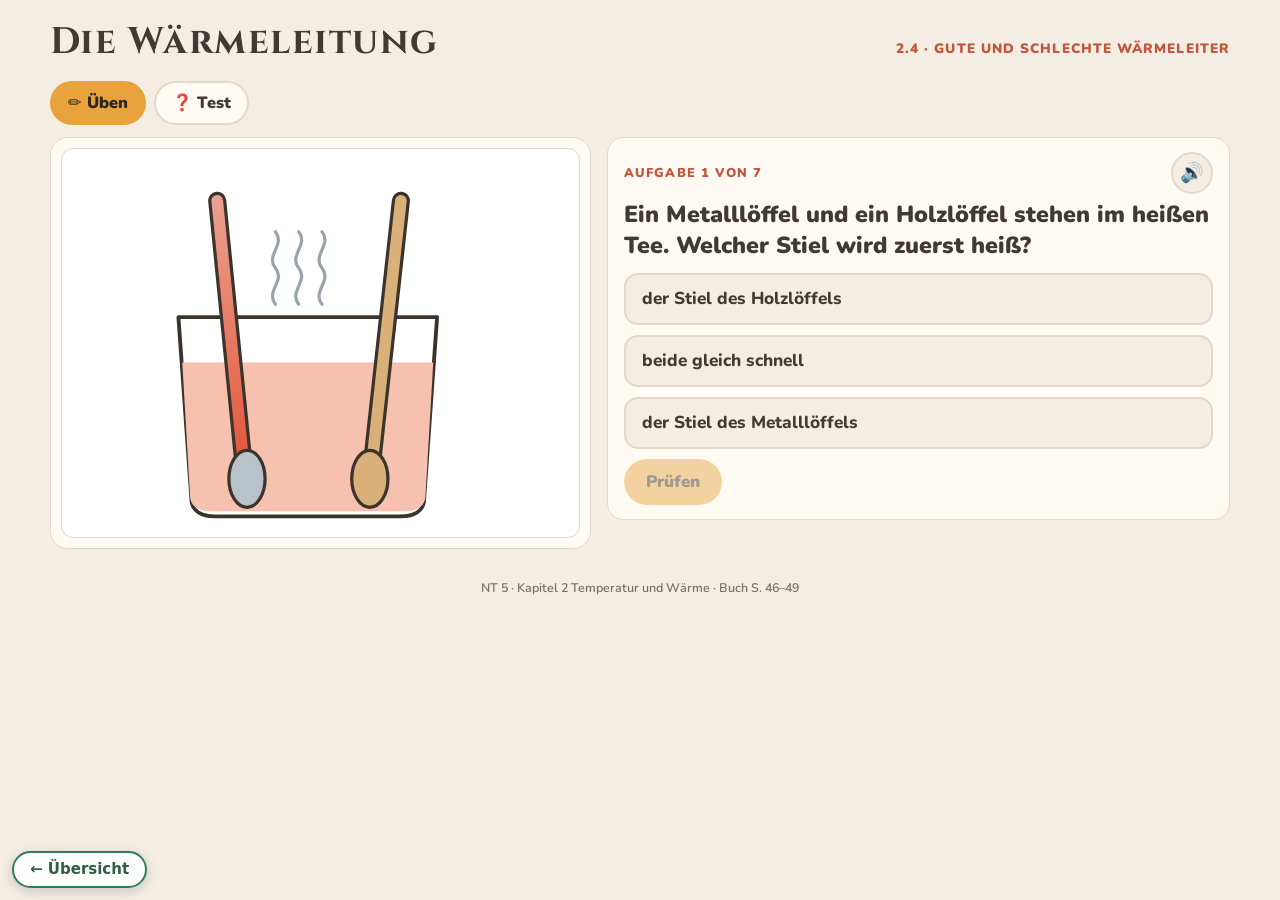
<file: 2-4.html>
<!doctype html>
<html lang="de"><head><meta charset="utf-8"><meta name="viewport" content="width=device-width,initial-scale=1,viewport-fit=cover">
<title>2.4 Die Wärmeleitung · NT 5</title>
<link rel="preconnect" href="https://fonts.googleapis.com"><link href="https://fonts.googleapis.com/css2?family=Cinzel:wght@700&family=Nunito:wght@600;700;800;900&display=swap" rel="stylesheet">
<style>/* Übungsseiten NT 5 – Aufbau und Look wie die GPG-5-Übungen (Canva-Masterfolie):
   cremefarbener Grund, Cinzel-Überschrift, goldene Reiter, rostrote Kennzeichnung.
   Oben Reiter, links die Abbildung (Spielfläche), rechts das Bedienfeld. */
:root{
  --paper:#f4ede4; --card:#fffaf3; --ink:#3f3a34; --muted:#7a6f62; --line:#e4d8c8;
  --gold:#e8a33d; --rust:#c0573e; --ok:#3f8f4a; --bad:#c0392b; --okl:#e3f1e3; --badl:#f8e1dc; --sel:#fbe6c8; --sky:#e9f1f7;
  --display:"Cinzel", Georgia, serif; --body:"Nunito", system-ui, sans-serif;
  color-scheme: light;
  --sun:#e8a33d; --hot:#c0573e; --cold:#2f6fb0;
}
*{box-sizing:border-box}
[hidden]{display:none!important}
html{-webkit-text-size-adjust:100%}
body{background:var(--paper);color:var(--ink);font-family:var(--body);font-weight:600;margin:0;font-size:17px;line-height:1.45;
  padding-left:max(16px,env(safe-area-inset-left,0px));padding-right:max(16px,env(safe-area-inset-right,0px));padding-block:0 70px}
button{font:inherit;color:inherit;cursor:pointer}
button:focus-visible,[tabindex]:focus-visible{outline:3px solid var(--rust);outline-offset:2px}
.wrap{max-width:1180px;margin:0 auto;display:grid;gap:12px}
header{display:flex;flex-wrap:wrap;align-items:baseline;justify-content:space-between;gap:6px 20px;padding-top:16px}
h1{font-family:var(--display);font-size:clamp(1.4rem,3.4vw,2.3rem);letter-spacing:.04em;margin:0;text-wrap:balance}
.tag{color:var(--rust);font-weight:900;font-size:.85rem;letter-spacing:.08em;text-transform:uppercase}
.tabs{display:flex;flex-wrap:wrap;gap:8px}
.tabs button,.pill{font:900 1.02rem var(--body);background:var(--card);color:var(--ink);border:2px solid var(--line);border-radius:999px;padding:9px 16px;cursor:pointer}
.tabs button[aria-selected="true"],.pill[aria-pressed="true"]{background:var(--gold);border-color:var(--gold);color:#2b2620}
.lvl{display:grid;gap:12px}
.grid2{display:grid;grid-template-columns:minmax(0,1fr) minmax(0,1.15fr);gap:16px;align-items:start}
@media (max-width:820px){.grid2{grid-template-columns:1fr}}
.stage{background:var(--card);border:1px solid var(--line);border-radius:18px;padding:10px;min-width:0}
.stage .fig{margin:0;max-width:none}
.stage svg{display:block;width:100%;height:auto;max-height:62vh}
.side{display:grid;gap:12px;min-width:0}
.box{background:var(--card);border:1px solid var(--line);border-radius:16px;padding:14px 16px;min-width:0}
.box.solo{max-width:900px;width:100%}
.kicker{font-size:.8rem;font-weight:900;letter-spacing:.08em;text-transform:uppercase;color:var(--rust)}
.big{font-size:clamp(1.15rem,2.6vw,1.45rem);font-weight:900;line-height:1.3;margin:6px 0 12px}
.box p{margin:6px 0;line-height:1.5;font-size:1.05rem}
.row{display:flex;flex-wrap:wrap;gap:8px;align-items:center;margin-top:10px}
.row.between{justify-content:space-between;flex-wrap:nowrap;margin-top:0}
.btn{font:900 1.05rem var(--body);background:var(--gold);color:#2b2620;border:0;border-radius:999px;padding:11px 22px;min-height:46px}
.btn.ghost{background:transparent;border:2px solid var(--line);color:var(--ink)}
.btn:disabled{opacity:.45;cursor:default}
.msg{font-weight:900;font-size:1.1rem;margin:10px 0 0}
.msg:empty{display:none}
.msg.ok{color:var(--ok)} .msg.bad{color:var(--bad)}
.msg .why{display:block;font-weight:700;font-size:1rem;color:var(--ink);margin-top:4px}
.score{font-variant-numeric:tabular-nums;color:var(--muted);font-weight:900}
.score:empty{display:none}
.src{color:var(--muted);font-size:.78rem}
.foot{text-align:center;margin-top:18px}
.speak{flex:0 0 auto;border:2px solid var(--line);background:var(--paper);border-radius:999px;width:42px;height:42px;font-size:19px}
.tip{display:none;background:#fff4e2;border:2px dashed #f0cfa0;border-radius:12px;padding:8px 12px}
.tip.show{display:block}
.sub{color:var(--muted);margin:0 0 10px;font-size:.95rem}

/* Antwortknöpfe wie im GPG-Quiz */
.fig{max-width:380px;margin:0 auto 12px}
.fig svg,.opt svg{width:100%;height:auto;display:block;background:#fff;border-radius:12px;border:1px solid var(--line)}
.opts{display:grid;gap:10px}
.opts.img{grid-template-columns:repeat(auto-fill,minmax(150px,1fr))}
.opt{font:800 1.08rem var(--body);text-align:left;background:var(--paper);color:var(--ink);border:2px solid var(--line);border-radius:14px;padding:12px 16px;display:flex;flex-direction:column;gap:8px;justify-content:center;min-height:52px}
.opt.sel{border-color:var(--gold);background:var(--sel)}
.opt.ok{border-color:var(--ok);background:var(--okl)}
.opt.bad{border-color:var(--bad);background:var(--badl)}
/* richtig / falsch */
.tf{display:grid;gap:10px}
.tfrow{display:flex;gap:10px;align-items:center;background:var(--paper);border:2px solid var(--line);border-radius:14px;padding:8px 10px}
.tfrow .t{flex:1;font-weight:800}
.tfrow button{border:2px solid var(--line);background:var(--card);border-radius:999px;padding:8px 12px;min-width:84px;font-weight:900}
.tfrow button.sel{border-color:var(--gold);background:var(--gold);color:#2b2620}
.tfrow.ok{border-color:var(--ok);background:var(--okl)}.tfrow.bad{border-color:var(--bad);background:var(--badl)}
/* zuordnen */
.match{display:grid;grid-template-columns:1fr 1fr;gap:10px 16px}
.match .col{display:grid;gap:10px;align-content:start}
.mitem{background:var(--paper);border:2px solid var(--line);border-radius:14px;padding:10px 12px;min-height:56px;font-weight:800;text-align:left;position:relative}
.mitem.active{border-color:var(--gold);box-shadow:0 0 0 4px var(--sel)}
.mitem .tag{position:absolute;top:-10px;right:-8px;background:var(--ink);color:#fff;border-radius:999px;font-size:13px;padding:1px 8px;letter-spacing:0}
.mitem.ok{border-color:var(--ok);background:var(--okl)}.mitem.bad{border-color:var(--bad);background:var(--badl)}
/* Lückentext */
.cloze{font-size:1.15rem;line-height:2.5;margin:0 0 12px}
.gap{display:inline-block;min-width:110px;border:0;border-bottom:3px solid var(--rust);background:#fff;border-radius:10px 10px 0 0;padding:0 10px;font-weight:900;line-height:1.7;text-align:center}
.gap.active{background:var(--sel);border-color:var(--gold)}
.gap.ok{background:var(--okl);border-color:var(--ok)}.gap.bad{background:var(--badl);border-color:var(--bad)}
.bank{display:flex;flex-wrap:wrap;gap:8px;padding:12px;background:var(--paper);border-radius:14px;border:2px dashed var(--gold)}
.chip{background:var(--card);border:2px solid var(--line);border-radius:999px;padding:8px 14px;font-weight:900;min-height:44px}
.chip.used{opacity:.3}
.chip.active{border-color:var(--gold);background:var(--sel)}
.chip.ok{border-color:var(--ok);background:var(--okl)}.chip.bad{border-color:var(--bad);background:var(--badl)}
/* Reihenfolge */
.olist{display:grid;gap:10px}
.ocard{display:flex;gap:12px;align-items:center;background:var(--paper);border:2px solid var(--line);border-radius:14px;padding:10px 12px;font-weight:800;text-align:left;width:100%}
.ocard .n{flex:0 0 auto;width:36px;height:36px;border-radius:50%;border:2px dashed var(--muted);display:grid;place-items:center;font-weight:900}
.ocard.sel .n{border:0;background:var(--gold);color:#2b2620}
.ocard.ok{border-color:var(--ok);background:var(--okl)}.ocard.bad{border-color:var(--bad);background:var(--badl)}
/* sortieren */
.pool{display:flex;flex-wrap:wrap;gap:8px;min-height:56px;padding:10px;border-radius:14px;background:var(--paper);margin-bottom:12px}
.buckets{display:grid;gap:12px;grid-template-columns:repeat(auto-fit,minmax(180px,1fr))}
.bucket{border:2px dashed var(--line);border-radius:14px;padding:10px;min-height:120px;background:#fff;cursor:pointer}
.bucket h4{margin:0 0 8px;font-size:1rem;font-weight:900}
.bucket .chip{display:inline-block;margin:3px}
.bucket.hl{border-color:var(--gold);background:#fffaf0}
/* Thermometer */
.thermos{display:grid;grid-template-columns:repeat(auto-fill,minmax(200px,1fr));gap:12px}
.th{background:#fff;border:2px solid var(--line);border-radius:14px;padding:10px;text-align:center}
.th svg{height:230px;width:auto}
.stepper{display:flex;align-items:center;justify-content:center;gap:4px;margin-top:6px}
.stepper button{width:36px;height:40px;padding:0;border-radius:999px;border:2px solid var(--line);background:var(--card);font-size:20px;font-weight:900}
.stepper .v{min-width:62px;text-align:center;font-weight:900;font-size:1.15rem}
.th.ok{border-color:var(--ok);background:var(--okl)}.th.bad{border-color:var(--bad);background:var(--badl)}
.setth{display:flex;gap:18px;align-items:center;flex-wrap:wrap;justify-content:center}
.badge2{font-weight:900}
/* Simulation */
.sim canvas{width:100%;height:auto;display:block;background:#fff;border-radius:14px;border:1px solid var(--line);touch-action:none}
.simctl{display:flex;align-items:center;gap:12px;margin-top:10px;flex-wrap:wrap;font-weight:800}
.simctl input{flex:1;min-width:180px;accent-color:var(--rust)}
/* Film */
.film{display:flex;gap:14px;align-items:center;text-decoration:none;color:inherit;margin-top:8px}
.film .play{flex:0 0 64px;height:64px;border-radius:18px;background:var(--rust);color:#fff;display:grid;place-items:center;font-size:28px}
.film .big{display:block;margin:0}
/* Ergebnis */
.result{text-align:center}
.result .row{justify-content:center}
.result .sun{font-size:52px;line-height:1.1;margin-top:6px}
.result .nm{font:inherit;padding:6px 12px;border-radius:999px;border:2px solid var(--line);width:180px;background:#fff}
/* gesperrte Übung */
.lockpage{text-align:center;padding:40px 20px;margin-top:40px}
.lockpage h1{font-size:1.6rem}
.lockpage .pill{display:inline-block;text-decoration:none;margin-top:10px}
@media (max-width:560px){.match{gap:8px}.mitem{font-size:15px;padding:8px}}
@media (prefers-reduced-motion: reduce){*{transition:none!important;animation:none!important}}
/* Thermometer exakt ablesbar */
.thermos{grid-template-columns:repeat(auto-fill,minmax(200px,1fr))!important}
.th{display:flex;flex-direction:column;align-items:center;gap:6px}
.th svg{width:170px!important;height:auto!important;max-height:none!important;background:transparent!important;border:0!important}
.stepper{display:flex!important;flex-direction:column;align-items:center;gap:6px}
.stepper .v{font-size:1.35rem!important;font-weight:900;min-width:0!important}
.sbtns{display:flex;gap:6px}
.sbtns button{min-width:40px;height:42px;border-radius:12px;border:2px solid var(--line);background:var(--card);font-weight:900;font-size:1rem;padding:0 6px}
.sbtns button:active{background:var(--sel)}
.thfig{max-width:190px!important}
.stage .thfig svg{width:170px!important;margin:0 auto;max-height:none}
.stage .fig.thfig{margin:0 auto}
</style></head>
<body data-uebung="2.4"><main class="wrap" id="app"></main>
<script>window.PAGE = {"no": "2.4", "title": "Die Wärmeleitung", "sub": "Gute und schlechte Wärmeleiter", "book": "S. 46–49", "tasks": [{"type": "mc", "img": "loeffel_nt", "q": "Ein Metalllöffel und ein Holzlöffel stehen im heißen Tee. Welcher Stiel wird zuerst heiß?", "opts": [{"t": "der Stiel des Metalllöffels"}, {"t": "der Stiel des Holzlöffels"}, {"t": "beide gleich schnell"}], "a": 0}, {"type": "mc", "img": "loeffel_nt", "q": "Welchen Weg nimmt die Wärme?", "opts": [{"t": "vom heißen Tee durch den Löffel bis zur Hand"}, {"t": "von der Hand durch den Löffel in den Tee"}, {"t": "vom Löffel in die Luft und dann in den Tee"}], "a": 0, "why": "Wärme wandert von selbst immer vom Heißen zum Kalten – hier vom Tee über den Löffel zur Hand."}, {"type": "sort", "q": "Sortiere: guter oder schlechter Wärmeleiter?", "buckets": ["guter Wärmeleiter", "schlechter Wärmeleiter"], "items": [["Eisen", 0], ["Kupfer", 0], ["Aluminium", 0], ["Holz", 1], ["Wolle", 1], ["Styropor", 1], ["Luft", 1]]}, {"type": "cloze", "q": "Ergänze den Merksatz.", "text": "Wärme wandert von selbst vom {heißen} zum {kalten} Körper. Das nennt man {Wärmeleitung}. {Metalle} leiten Wärme gut. {Luft} leitet Wärme sehr schlecht.", "extra": ["Strahlung", "Holz", "Wasser"]}, {"type": "sort", "q": "Soll die Wärme hier gut oder schlecht geleitet werden?", "buckets": ["gut leiten ✓", "schlecht leiten ✗"], "items": [["Topfboden", 0], ["Bügeleisen-Sohle", 0], ["Heizkörper", 0], ["Topfgriff", 1], ["Ofenhandschuh", 1], ["Hauswand-Dämmung", 1]]}, {"type": "mc", "q": "Ein Metallgeländer und ein Holzgeländer sind beide 0 °C kalt. Warum fühlt sich das Metall viel kälter an?", "opts": [{"t": "Metall leitet die Wärme schnell von deiner Hand weg."}, {"t": "Metall ist in Wirklichkeit kälter."}, {"t": "Holz erzeugt Wärme."}], "a": 0}, {"type": "mc", "img": "jacke_nt", "q": "In einem Wollpullover ist dir warm. Woran liegt das?", "opts": [{"t": "Zwischen den Wollfasern ist viel Luft. Sie leitet deine Körperwärme kaum nach außen."}, {"t": "Wolle erzeugt selbst Wärme."}, {"t": "Wolle leitet Wärme besonders gut."}], "a": 0}], "img": {"loeffel_nt": "<svg viewBox=\"0 0 400 300\" xmlns=\"http://www.w3.org/2000/svg\"><path d=\"M90,130 L100,270 C100,280 108,284 118,284 L262,284 C272,284 280,280 280,270 L290,130 Z\" fill=\"#FFFFFF\" stroke=\"#3B342C\" stroke-width=\"3\" stroke-linecap=\"round\" stroke-linejoin=\"round\"/><path d=\"M93,165 L287,165 L281,268 C281,276 274,280 266,280 L114,280 C106,280 99,276 99,268 Z\" fill=\"#F7C1B0\" stroke=\"none\" stroke-width=\"0\" stroke-linecap=\"round\" stroke-linejoin=\"round\"/><path d=\"M165,120 c-8,-10 8,-18 0,-28 c-8,-10 8,-18 0,-28\" fill=\"none\" stroke=\"#9AA4AB\" stroke-width=\"2.5\" stroke-linecap=\"round\" stroke-linejoin=\"round\"/><path d=\"M183,120 c-8,-10 8,-18 0,-28 c-8,-10 8,-18 0,-28\" fill=\"none\" stroke=\"#9AA4AB\" stroke-width=\"2.5\" stroke-linecap=\"round\" stroke-linejoin=\"round\"/><path d=\"M201,120 c-8,-10 8,-18 0,-28 c-8,-10 8,-18 0,-28\" fill=\"none\" stroke=\"#9AA4AB\" stroke-width=\"2.5\" stroke-linecap=\"round\" stroke-linejoin=\"round\"/><defs><linearGradient id=\"hotmet\" x1=\"0\" y1=\"1\" x2=\"0\" y2=\"0\"><stop offset=\"0\" stop-color=\"#E4573D\"/><stop offset=\"1\" stop-color=\"#E9A08E\"/><\/linearGradient><\/defs><path d=\"M140,240 L120,40\" fill=\"none\" stroke=\"#3B342C\" stroke-width=\"14\" stroke-linecap=\"round\" stroke-linejoin=\"round\"/><path d=\"M140,240 L120,40\" fill=\"none\" stroke=\"url(#hotmet)\" stroke-width=\"9\" stroke-linecap=\"round\" stroke-linejoin=\"round\"/><ellipse cx=\"143\" cy=\"255\" rx=\"14\" ry=\"22\" fill=\"#B9C2C9\" stroke=\"#3B342C\" stroke-width=\"2.5\"/><path d=\"M240,240 L262,40\" fill=\"none\" stroke=\"#3B342C\" stroke-width=\"14\" stroke-linecap=\"round\" stroke-linejoin=\"round\"/><path d=\"M240,240 L262,40\" fill=\"none\" stroke=\"#D9B07A\" stroke-width=\"9\" stroke-linecap=\"round\" stroke-linejoin=\"round\"/><ellipse cx=\"238\" cy=\"255\" rx=\"14\" ry=\"22\" fill=\"#D9B07A\" stroke=\"#3B342C\" stroke-width=\"2.5\"/><\/svg>", "jacke_nt": "<svg viewBox=\"0 0 400 300\" xmlns=\"http://www.w3.org/2000/svg\"><path d=\"M150,60 L120,70 L70,110 L55,230 L95,236 L105,140 L110,270 L290,270 L295,140 L305,236 L345,230 L330,110 L280,70 L250,60 C240,80 160,80 150,60Z\" fill=\"#5FA3C7\" stroke=\"#3B342C\" stroke-width=\"3\" stroke-linecap=\"round\" stroke-linejoin=\"round\"/><path d=\"M110,120 Q200,132 290,120\" fill=\"none\" stroke=\"#3E7FA3\" stroke-width=\"2.5\" stroke-linecap=\"round\" stroke-linejoin=\"round\"/><path d=\"M110,160 Q200,172 290,160\" fill=\"none\" stroke=\"#3E7FA3\" stroke-width=\"2.5\" stroke-linecap=\"round\" stroke-linejoin=\"round\"/><path d=\"M110,200 Q200,212 290,200\" fill=\"none\" stroke=\"#3E7FA3\" stroke-width=\"2.5\" stroke-linecap=\"round\" stroke-linejoin=\"round\"/><path d=\"M110,240 Q200,252 290,240\" fill=\"none\" stroke=\"#3E7FA3\" stroke-width=\"2.5\" stroke-linecap=\"round\" stroke-linejoin=\"round\"/><line x1=\"200.0\" y1=\"78.0\" x2=\"200.0\" y2=\"270.0\" stroke=\"#3B342C\" stroke-width=\"2.5\" stroke-linecap=\"round\"/><path d=\"M150,60 C160,40 240,40 250,60\" fill=\"#7FBBD8\" stroke=\"#3B342C\" stroke-width=\"3\" stroke-linecap=\"round\" stroke-linejoin=\"round\"/><path d=\"M330,40 C300,60 300,110 335,130 C370,110 368,60 330,40Z\" fill=\"#FFFFFF\" stroke=\"#3B342C\" stroke-width=\"2\" stroke-linecap=\"round\" stroke-linejoin=\"round\"/><line x1=\"333.0\" y1=\"135.0\" x2=\"330.0\" y2=\"45.0\" stroke=\"#3B342C\" stroke-width=\"1.8\" stroke-linecap=\"round\"/><line x1=\"332.0\" y1=\"55.0\" x2=\"318.0\" y2=\"61.0\" stroke=\"#AAB\" stroke-width=\"1.2\" stroke-linecap=\"round\"/><line x1=\"332.0\" y1=\"55.0\" x2=\"347.0\" y2=\"61.0\" stroke=\"#AAB\" stroke-width=\"1.2\" stroke-linecap=\"round\"/><line x1=\"332.0\" y1=\"67.0\" x2=\"318.0\" y2=\"73.0\" stroke=\"#AAB\" stroke-width=\"1.2\" stroke-linecap=\"round\"/><line x1=\"332.0\" y1=\"67.0\" x2=\"347.0\" y2=\"73.0\" stroke=\"#AAB\" stroke-width=\"1.2\" stroke-linecap=\"round\"/><line x1=\"332.0\" y1=\"79.0\" x2=\"318.0\" y2=\"85.0\" stroke=\"#AAB\" stroke-width=\"1.2\" stroke-linecap=\"round\"/><line x1=\"332.0\" y1=\"79.0\" x2=\"347.0\" y2=\"85.0\" stroke=\"#AAB\" stroke-width=\"1.2\" stroke-linecap=\"round\"/><line x1=\"332.0\" y1=\"91.0\" x2=\"318.0\" y2=\"97.0\" stroke=\"#AAB\" stroke-width=\"1.2\" stroke-linecap=\"round\"/><line x1=\"332.0\" y1=\"91.0\" x2=\"347.0\" y2=\"97.0\" stroke=\"#AAB\" stroke-width=\"1.2\" stroke-linecap=\"round\"/><line x1=\"332.0\" y1=\"103.0\" x2=\"318.0\" y2=\"109.0\" stroke=\"#AAB\" stroke-width=\"1.2\" stroke-linecap=\"round\"/><line x1=\"332.0\" y1=\"103.0\" x2=\"347.0\" y2=\"109.0\" stroke=\"#AAB\" stroke-width=\"1.2\" stroke-linecap=\"round\"/><line x1=\"332.0\" y1=\"115.0\" x2=\"318.0\" y2=\"121.0\" stroke=\"#AAB\" stroke-width=\"1.2\" stroke-linecap=\"round\"/><line x1=\"332.0\" y1=\"115.0\" x2=\"347.0\" y2=\"121.0\" stroke=\"#AAB\" stroke-width=\"1.2\" stroke-linecap=\"round\"/><\/svg>"}, "film": null, "color": "#8A5A3B", "test": [{"type": "mc", "q": "Warum ist der Topfboden aus Metall, der Griff aber aus Kunststoff?", "opts": [{"t": "Metall leitet die Wärme gut zum Essen, Kunststoff schlecht zur Hand."}, {"t": "Kunststoff ist schöner."}, {"t": "Metall leitet Wärme schlecht."}], "a": 0, "why": ""}, {"type": "mc", "q": "Ein Eis steht in einem Metallbecher und ein Eis in einem Styroporbecher. Wo schmilzt es langsamer?", "opts": [{"t": "im Styroporbecher"}, {"t": "im Metallbecher"}, {"t": "in beiden gleich schnell"}], "a": 0, "why": "Styropor enthält viel Luft und leitet die Wärme aus der Umgebung kaum zum Eis."}, {"type": "tf", "q": "Richtig oder falsch?", "items": [["Wärme wandert von selbst vom Kalten zum Warmen.", false], ["Holz ist ein schlechter Wärmeleiter.", true], ["Luft leitet Wärme sehr gut.", false]]}]};</script>
<script>/* Freigabe der Übungen durch die Lehrkraft.
   Zustand liegt im Gerät (localStorage) und kann per Link/QR an alle iPads verteilt werden:
   index.html?frei=2.1,2.2&t=<Zeitstempel>   (frei=- bedeutet: alles gesperrt)  */
(function () {
  var ALL = ["2.1", "2.2", "2.3", "2.4", "2.5", "2.6", "2.7"];
  var KEY = "nt5tw_freigabe";
  var PIN = (typeof LEHRERCODE !== "undefined" ? String(LEHRERCODE) : "5555");
  function load() {
    try { var s = JSON.parse(localStorage.getItem(KEY)); if (s && s.open) return s; } catch (e) {}
    return { open: ALL.slice(), t: 0 };            // Standard: alles offen
  }
  function save(s) { try { localStorage.setItem(KEY, JSON.stringify(s)); } catch (e) {} }
  var st = load();

  // Freigabe-Link übernehmen (nur wenn neuer als der gespeicherte Stand)
  var q = new URLSearchParams(location.search);
  if (q.has("frei")) {
    var t = parseInt(q.get("t") || "0", 10);
    if (t >= (st.t || 0)) {
      var f = q.get("frei");
      st = { open: f === "-" ? [] : f.split(",").filter(function (x) { return ALL.indexOf(x) >= 0; }), t: t };
      save(st);
    }
    history.replaceState(null, "", location.pathname);
  }
  var isOpen = function (no) { return st.open.indexOf(no) >= 0; };
  window.NT5_FREI = { isOpen: isOpen };

  // ---------- Übungsseite: gesperrt? ----------
  var page = document.body.getAttribute("data-uebung");
  if (page) {
    if (!isOpen(page)) {
      window.NT5_LOCKED = true;
      document.body.innerHTML = '<main class="wrap"><div class="box lockpage"><div style="font-size:64px">🔒</div>' +
        '<h1>Übung ' + page + ' ist noch gesperrt</h1><p class="sub">Deine Lehrkraft schaltet sie frei, wenn ihr das Thema besprochen habt.</p>' +
        '<a class="pill" href="index.html">← Zur Übersicht</a></div></main>';
    }
    return;
  }

  // ---------- Startseite ----------
  function paint() {
    document.querySelectorAll("a.card[data-no]").forEach(function (a) {
      var no = a.getAttribute("data-no"), o = isOpen(no);
      a.classList.toggle("locked", !o);
      a.querySelector(".go").textContent = o ? "Übung starten →" : "🔒 gesperrt";
      a.setAttribute("aria-disabled", o ? "false" : "true");
    });
    var n = st.open.length;
    var info = document.getElementById("freiinfo");
    if (info) info.textContent = n === ALL.length ? "" : n === 0 ? "Alle Übungen sind gerade gesperrt." : "Freigegeben: " + st.open.join(", ");
  }
  document.querySelectorAll("a.card[data-no]").forEach(function (a) {
    a.addEventListener("click", function (e) {
      if (!isOpen(a.getAttribute("data-no"))) { e.preventDefault(); a.classList.remove("shake"); void a.offsetWidth; a.classList.add("shake"); }
    });
  });
  paint();

  // ---------- Lehrkraft-Bereich ----------
  var dlg = document.getElementById("teacher");
  if (!dlg) return;
  var pinBox = document.getElementById("pinbox"), panel = document.getElementById("tpanel");
  document.getElementById("tbtn").onclick = function () {
    dlg.hidden = false; pinBox.hidden = false; panel.hidden = true;
    var inp = document.getElementById("pin"); inp.value = ""; document.getElementById("pinerr").textContent = ""; inp.focus();
  };
  document.getElementById("tclose").onclick = function () { dlg.hidden = true; };
  dlg.addEventListener("click", function (e) { if (e.target === dlg) dlg.hidden = true; });
  function tryPin() {
    if (document.getElementById("pin").value.trim() === PIN) { pinBox.hidden = true; panel.hidden = false; buildList(); }
    else document.getElementById("pinerr").textContent = "Falscher Code.";
  }
  document.getElementById("pinok").onclick = tryPin;
  document.getElementById("pin").addEventListener("keydown", function (e) { if (e.key === "Enter") tryPin(); });

  function link() {
    var base = /^https?:/.test(location.protocol) ? location.href.split("?")[0].split("#")[0]
             : (typeof ADRESSE !== "undefined" ? ADRESSE : location.href.split("?")[0]);
    return base + "?frei=" + (st.open.length ? st.open.join(",") : "-") + "&t=" + st.t;
  }
  function qrSvg(text) {
    try { var q = qrcode(0, "M"); q.addData(text); q.make(); return q.createSvgTag({ cellSize: 6, margin: 2, scalable: true }); }
    catch (e) { return "<p>QR-Code konnte nicht erzeugt werden.</p>"; }
  }
  function openList() { return st.open.length ? st.open.join(" · ") : "keine (alles gesperrt)"; }
  function update() {
    st.t = Date.now(); save(st); paint();
    var l = link(); document.getElementById("tlink").value = l;
    document.getElementById("qr").innerHTML = qrSvg(l);
    document.getElementById("qrinfo").textContent = "Offen: " + openList();
    var big = document.getElementById("qrbig");
    if (!big.hidden) showBig();
  }
  function showBig() {
    var big = document.getElementById("qrbig");
    big.querySelector(".qrcode").innerHTML = qrSvg(link());
    big.querySelector(".qropen").textContent = "Offen: " + openList();
    big.hidden = false;
  }
  document.getElementById("qrshow").onclick = showBig;
  document.getElementById("qrbig").onclick = function () { this.hidden = true; };
  function buildList() {
    var box = document.getElementById("tlist"); box.innerHTML = "";
    document.querySelectorAll("a.card[data-no]").forEach(function (a) {
      var no = a.getAttribute("data-no"), title = a.getAttribute("data-title");
      var row = document.createElement("label"); row.className = "trow";
      row.innerHTML = '<span class="no" style="background:' + a.getAttribute("data-col") + '">' + no + '</span><span class="tt">' + title +
        '</span><input type="checkbox" class="sw"' + (isOpen(no) ? " checked" : "") + '><span class="swl"></span>';
      row.querySelector("input").onchange = function () {
        var on = this.checked;
        st.open = ALL.filter(function (x) { return x === no ? on : isOpen(x); });
        update();
      };
      box.appendChild(row);
    });
    update();
  }
  document.getElementById("allon").onclick = function () { st.open = ALL.slice(); buildList(); };
  document.getElementById("alloff").onclick = function () { st.open = []; buildList(); };
  document.getElementById("copy").onclick = function () {
    var i = document.getElementById("tlink"); i.select();
    (navigator.clipboard ? navigator.clipboard.writeText(i.value) : Promise.reject()).then(function () {
      document.getElementById("copy").textContent = "✓ Kopiert";
    }, function () { document.execCommand("copy"); document.getElementById("copy").textContent = "✓ Kopiert"; });
    setTimeout(function () { document.getElementById("copy").textContent = "Link kopieren"; }, 1800);
  };
})();
</script>
<script>/* Übungs-Engine NT 5 · Temperatur und Wärme. Daten: window.PAGE */
(function () {
  "use strict";
  var P = window.PAGE;
  if (!P || window.NT5_LOCKED) return;
  var store = {
    get: function (k) { try { return JSON.parse(localStorage.getItem(k)); } catch (e) { return null; } },
    set: function (k, v) { try { localStorage.setItem(k, JSON.stringify(v)); } catch (e) {} }
  };
  function el(tag, cls, html) { var e = document.createElement(tag); if (cls) e.className = cls; if (html != null) e.innerHTML = html; return e; }
  function shuffle(a) { a = a.slice(); for (var i = a.length - 1; i > 0; i--) { var j = Math.floor(Math.random() * (i + 1)); var t = a[i]; a[i] = a[j]; a[j] = t; } return a; }
  function strip(h) { var d = document.createElement("div"); d.innerHTML = h; return d.textContent || ""; }
  function speak(text) {
    try {
      speechSynthesis.cancel();
      var u = new SpeechSynthesisUtterance(text.replace(/°C/g, " Grad Celsius").replace(/−/g, "minus "));
      u.lang = "de-DE"; u.rate = 0.9; speechSynthesis.speak(u);
    } catch (e) {}
  }

  /* ---------- Thermometer-SVG: 1 kleiner Strich = 1 °C, mittlerer Strich = 5 °C, Zahl alle 10 °C ---------- */
  function thermoSVG(val, lo, hi, show, col) {
    col = col || "#C0573E";
    var ppd = Math.max(5, Math.min(9, 330 / (hi - lo)));       // Pixel pro Grad
    var top = 34, bot = top + (hi - lo) * ppd, W = 170, H = bot + 62;
    function y(v) { return (bot - (v - lo) * ppd).toFixed(1); }
    var s = '<svg viewBox="0 0 ' + W + " " + H + '" width="' + W + '" role="img" aria-label="Thermometer">' +
      '<rect x="22" y="6" width="126" height="' + (H - 12) + '" rx="14" fill="#fff" stroke="#3F3A34" stroke-width="2"/>' +
      '<rect x="72" y="' + (top - 12) + '" width="18" height="' + (bot - top + 26) + '" rx="9" fill="#EEF3F6" stroke="#3F3A34" stroke-width="1.8"/>';
    for (var v = lo; v <= hi; v++) {
      var ten = v % 10 === 0, five = !ten && v % 5 === 0;
      var len = ten ? 26 : five ? 17 : 9, sw = ten ? 2.2 : five ? 1.6 : 1;
      s += '<line x1="92" x2="' + (92 + len) + '" y1="' + y(v) + '" y2="' + y(v) + '" stroke="#3F3A34" stroke-width="' + sw + '"/>';
      if (ten) s += '<text x="66" y="' + (+y(v) + 5.5) + '" font-size="16" font-weight="800" text-anchor="end" fill="#3F3A34" font-family="Nunito,Arial,sans-serif">' + String(v).replace("-", "−") + "</text>";
    }
    if (lo < 0 && hi > 0) s += '<line x1="30" x2="70" y1="' + y(0) + '" y2="' + y(0) + '" stroke="#2F6FB0" stroke-width="1.2" stroke-dasharray="3 3"/>';
    var vv = show ? val : lo;
    s += '<rect x="76" y="' + y(vv) + '" width="10" height="' + (bot + 30 - y(vv)) + '" fill="' + col + '"/>';
    s += '<circle cx="81" cy="' + (bot + 30) + '" r="17" fill="' + col + '" stroke="#3F3A34" stroke-width="1.8"/>';
    s += '<text x="124" y="' + (top - 14) + '" font-size="15" font-weight="800" fill="#3F3A34" font-family="Nunito,Arial,sans-serif">°C</text></svg>';
    return s;
  }
  function stepper(onChange, isLocked) {
    var st = el("div", "stepper"); var vEl = el("div", "v", "?"); st.appendChild(vEl);
    var row = el("div", "sbtns");
    [[-10, "−10"], [-1, "−1"], [1, "+1"], [10, "+10"]].forEach(function (d) {
      var b = el("button", "", d[1]); b.type = "button"; b.setAttribute("aria-label", d[1] + " Grad");
      b.onclick = function () { if (isLocked()) return; onChange(d[0], vEl); }; row.appendChild(b);
    });
    st.appendChild(row); return st;
  }
  function fmt(v) { return String(v).replace("-", "−") + " °C"; }

  /* ---------- Aufgaben-Renderer ---------- */
  var R = {};

  function fig(t, body) {
    if (t.th) body.appendChild(el("div", "fig thfig", thermoSVG(t.th[0], t.th[1], t.th[2], true)));
    else if (t.img) body.appendChild(el("div", "fig", P.img[t.img]));
  }
  R.mc = function (t, body, api) {
    fig(t, body);
    var hasImg = t.opts.some(function (o) { return o.img; });
    var box = el("div", "opts" + (hasImg ? " img" : ""));
    var order = shuffle(t.opts.map(function (_, i) { return i; }));
    var sel = null, btns = [];
    order.forEach(function (i) {
      var o = t.opts[i]; var b = el("button", "opt");
      b.innerHTML = (o.img ? P.img[o.img] : "") + "<span>" + (o.t || o) + "</span>";
      b.onclick = function () { if (api.locked()) return; btns.forEach(function (x) { x.classList.remove("sel"); }); b.classList.add("sel"); sel = i; api.ready(true); };
      b.dataset.i = i; btns.push(b); box.appendChild(b);
    });
    body.appendChild(box);
    api.max = 1;
    api.check = function () {
      btns.forEach(function (b) { var i = +b.dataset.i; if (i === t.a) b.classList.add("ok"); else if (i === sel) b.classList.add("bad"); });
      return sel === t.a ? 1 : 0;
    };
  };

  R.multi = function (t, body, api) {
    var box = el("div", "opts img"); var chosen = {}; var btns = [];
    t.opts.forEach(function (o, i) {
      var b = el("button", "opt"); b.innerHTML = (o.img ? P.img[o.img] : "") + "<span>" + o.t + "</span>";
      b.onclick = function () { if (api.locked()) return; chosen[i] = !chosen[i]; b.classList.toggle("sel", chosen[i]); api.ready(true); };
      btns.push(b); box.appendChild(b);
    });
    body.appendChild(box); api.max = t.opts.length;
    api.check = function () {
      var p = 0;
      btns.forEach(function (b, i) { var should = t.a.indexOf(i) >= 0; var ok = !!chosen[i] === should; if (ok) p++; if (should) b.classList.add(ok ? "ok" : "bad"); else if (chosen[i]) b.classList.add("bad"); });
      return p;
    };
  };

  R.tf = function (t, body, api) {
    fig(t, body);
    var box = el("div", "tf"); var ans = []; var rows = [];
    t.items.forEach(function (it, i) {
      var r = el("div", "tfrow"); r.appendChild(el("span", "t", it[0]));
      [["richtig", true], ["falsch", false]].forEach(function (o) {
        var b = el("button", "", o[0]);
        b.onclick = function () { if (api.locked()) return; ans[i] = o[1]; r.querySelectorAll("button").forEach(function (x) { x.classList.remove("sel"); }); b.classList.add("sel"); api.ready(ans.filter(function (x) { return x !== undefined; }).length === t.items.length); };
        r.appendChild(b);
      });
      rows.push(r); box.appendChild(r);
    });
    body.appendChild(box); api.max = t.items.length;
    api.check = function () { var p = 0; t.items.forEach(function (it, i) { var ok = ans[i] === it[1]; if (ok) p++; rows[i].classList.add(ok ? "ok" : "bad"); }); return p; };
  };

  R.match = function (t, body, api) {
    fig(t, body);
    var m = el("div", "match"); var L = el("div", "col"), Rr = el("div", "col");
    var pairs = {}, active = null, n = 0; var lb = [], rb = [];
    t.left.forEach(function (x, i) {
      var b = el("button", "mitem", x); b.dataset.i = i;
      b.onclick = function () { if (api.locked()) return; lb.forEach(function (y) { y.classList.remove("active"); }); active = i; b.classList.add("active"); };
      lb.push(b); L.appendChild(b);
    });
    shuffle(t.right.map(function (_, i) { return i; })).forEach(function (j) {
      var b = el("button", "mitem", t.right[j]); b.dataset.j = j;
      b.onclick = function () {
        if (api.locked() || active === null) return;
        Object.keys(pairs).forEach(function (k) { if (pairs[k] === j) delete pairs[k]; });
        pairs[active] = j; redraw(); active = null; lb.forEach(function (y) { y.classList.remove("active"); });
        api.ready(Object.keys(pairs).length === t.left.length);
      };
      rb.push(b); Rr.appendChild(b);
    });
    function redraw() {
      rb.forEach(function (b) { var tg = b.querySelector(".tag"); if (tg) tg.remove(); });
      lb.forEach(function (b) { var tg = b.querySelector(".tag"); if (tg) tg.remove(); });
      Object.keys(pairs).forEach(function (k) {
        var letter = String.fromCharCode(65 + (+k));
        lb[k].appendChild(el("span", "tag", letter));
        rb.forEach(function (b) { if (+b.dataset.j === pairs[k]) b.appendChild(el("span", "tag", letter)); });
      });
    }
    m.appendChild(L); m.appendChild(Rr); body.appendChild(el("p", "sub", "Tippe links, dann rechts.")); body.appendChild(m);
    api.max = t.left.length;
    api.check = function () { var p = 0; lb.forEach(function (b, i) { var ok = pairs[i] === i; if (ok) p++; b.classList.add(ok ? "ok" : "bad"); }); return p; };
  };

  R.cloze = function (t, body, api) {
    fig(t, body);
    var parts = t.text.split(/\{(.+?)\}/); var answers = [], gaps = [], fill = [];
    var p = el("p", "cloze"); var active = null;
    parts.forEach(function (s, i) {
      if (i % 2 === 0) { p.appendChild(document.createTextNode(s)); return; }
      var k = answers.length; answers.push(s);
      var g = el("button", "gap", "&nbsp;"); g.onclick = function () { if (api.locked()) return; if (fill[k]) { release(k); } gaps.forEach(function (x) { x.classList.remove("active"); }); active = k; g.classList.add("active"); };
      gaps.push(g); p.appendChild(g);
    });
    var bank = el("div", "bank"); var chips = [];
    shuffle(answers.concat(t.extra || [])).forEach(function (w) {
      var c = el("button", "chip", w);
      c.onclick = function () {
        if (api.locked() || c.classList.contains("used")) return;
        if (active === null) { active = fill.findIndex ? firstEmpty() : 0; }
        if (active === null || active < 0) return;
        if (fill[active]) release(active);
        fill[active] = c; c.classList.add("used"); gaps[active].textContent = w; gaps[active].classList.remove("active");
        active = firstEmpty(); if (active >= 0) gaps[active].classList.add("active"); else active = null;
        api.ready(firstEmpty() < 0);
      };
      chips.push(c); bank.appendChild(c);
    });
    function firstEmpty() { for (var i = 0; i < answers.length; i++) if (!fill[i]) return i; return -1; }
    function release(k) { if (fill[k]) { fill[k].classList.remove("used"); fill[k] = null; gaps[k].innerHTML = "&nbsp;"; api.ready(false); } }
    active = 0; gaps[0] && gaps[0].classList.add("active");
    body.appendChild(p); body.appendChild(bank); api.max = answers.length;
    api.check = function () { var pt = 0; answers.forEach(function (a, i) { var ok = fill[i] && fill[i].textContent === a; if (ok) pt++; gaps[i].classList.add(ok ? "ok" : "bad"); if (!ok) gaps[i].title = a; }); return pt; };
    api.solution = function () { answers.forEach(function (a, i) { if (!gaps[i].classList.contains("ok")) gaps[i].innerHTML = "<s>" + (fill[i] ? fill[i].textContent : "") + "</s> " + a; }); };
  };

  R.order = function (t, body, api) {
    fig(t, body);
    var box = el("div", "olist"); var seq = []; var cards = [];
    body.appendChild(el("p", "sub", "Tippe die Sätze in der richtigen Reihenfolge an."));
    shuffle(t.items.map(function (_, i) { return i; })).forEach(function (i) {
      var c = el("button", "ocard", '<span class="n"></span><span>' + t.items[i] + "</span>"); c.dataset.i = i;
      c.onclick = function () {
        if (api.locked()) return;
        var pos = seq.indexOf(i);
        if (pos >= 0) seq.splice(pos, 1); else seq.push(i);
        cards.forEach(function (x) { var k = seq.indexOf(+x.dataset.i); x.classList.toggle("sel", k >= 0); x.querySelector(".n").textContent = k >= 0 ? k + 1 : ""; });
        api.ready(seq.length === t.items.length);
      };
      cards.push(c); box.appendChild(c);
    });
    body.appendChild(box); api.max = t.items.length;
    api.check = function () { var p = 0; cards.forEach(function (c) { var i = +c.dataset.i; var ok = seq.indexOf(i) === i; if (ok) p++; c.classList.add(ok ? "ok" : "bad"); }); return p; };
  };

  R.sort = function (t, body, api) {
    fig(t, body);
    var pool = el("div", "pool"); var buckets = el("div", "buckets"); var where = {}; var active = null; var chips = [];
    var bEls = t.buckets.map(function (name, bi) {
      var b = el("div", "bucket"); b.appendChild(el("h4", "", name));
      b.onclick = function (e) { if (api.locked() || active === null || e.target.classList.contains("chip")) return; place(active, bi); };
      buckets.appendChild(b); return b;
    });
    shuffle(t.items.map(function (_, i) { return i; })).forEach(function (i) {
      var c = el("button", "chip", t.items[i][0]); c.dataset.i = i;
      c.onclick = function (e) { e.stopPropagation(); if (api.locked()) return; chips.forEach(function (x) { x.classList.remove("active"); }); active = i; c.classList.add("active"); bEls.forEach(function (b) { b.classList.add("hl"); }); };
      chips.push(c); pool.appendChild(c);
    });
    function place(i, bi) {
      var c = chips.filter(function (x) { return +x.dataset.i === i; })[0];
      bEls[bi].appendChild(c); where[i] = bi; c.classList.remove("active"); active = null; bEls.forEach(function (b) { b.classList.remove("hl"); });
      api.ready(Object.keys(where).length === t.items.length);
    }
    body.appendChild(el("p", "sub", "Tippe ein Kärtchen an, dann den passenden Kasten.")); body.appendChild(pool); body.appendChild(buckets);
    api.max = t.items.length;
    api.check = function () { var p = 0; chips.forEach(function (c) { var i = +c.dataset.i; var ok = where[i] === t.items[i][1]; if (ok) p++; c.classList.add(ok ? "ok" : "bad"); }); return p; };
  };

  R.thermo = function (t, body, api) {
    var lo = t.lo, hi = t.hi; var box = el("div", "thermos"); var vals = [], ths = [];
    t.values.forEach(function (v, i) {
      var th = el("div", "th"); th.appendChild(el("div", "badge2", "Thermometer " + String.fromCharCode(65 + i)));
      th.appendChild(el("div", "", thermoSVG(v, lo, hi, true)));
      vals[i] = null; var cur = 0;
      th.appendChild(stepper(function (d, vEl) {
        cur = Math.max(lo, Math.min(hi, (vals[i] == null ? 0 : cur) + d)); vals[i] = cur; vEl.textContent = fmt(cur);
        api.ready(vals.every(function (x) { return x != null; }));
      }, api.locked));
      ths.push(th); box.appendChild(th);
    });
    body.appendChild(el("p", "sub", "Lies genau ab: 1 kleiner Strich = 1 °C. Stelle deinen Wert mit den Knöpfen ein (Start bei 0 °C)."));
    body.appendChild(box); api.max = t.values.length;
    api.check = function () { var p = 0; t.values.forEach(function (v, i) { var ok = vals[i] === v; if (ok) p++; ths[i].classList.add(ok ? "ok" : "bad"); if (!ok) ths[i].appendChild(el("div", "badge2", "richtig: " + fmt(v))); }); return p; };
  };

  R.setthermo = function (t, body, api) {
    var lo = t.lo, hi = t.hi; var wrap = el("div", "thermos"); var vals = [], boxes = [];
    t.targets.forEach(function (target, i) {
      var th = el("div", "th"); th.appendChild(el("div", "badge2", "Stelle ein: " + fmt(target)));
      var cur = t.start != null ? t.start : 10;
      var holder = el("div", "", thermoSVG(cur, lo, hi, true)); th.appendChild(holder);
      vals[i] = null;
      var st = stepper(function (d, vEl) {
        cur = Math.max(lo, Math.min(hi, cur + d)); vals[i] = cur; holder.innerHTML = thermoSVG(cur, lo, hi, true);
        api.ready(vals.every(function (x) { return x != null; }));
      }, api.locked);
      st.querySelector(".v").hidden = true;
      th.appendChild(st); boxes.push(th); wrap.appendChild(th);
    });
    body.appendChild(el("p", "sub", "Bewege die rote Säule mit den Knöpfen genau auf die richtige Zahl."));
    body.appendChild(wrap); api.max = t.targets.length;
    api.check = function () { var p = 0; t.targets.forEach(function (v, i) { var ok = vals[i] === v; if (ok) p++; boxes[i].classList.add(ok ? "ok" : "bad"); if (!ok) boxes[i].appendChild(el("div", "badge2", "richtig: " + fmt(v))); }); return p; };
  };

  /* Teilchen-Simulation (ohne Punkte) */
  R.sim = function (t, body, api) {
    var box = el("div", "sim"); var cv = el("canvas"); cv.width = 760; cv.height = 360; box.appendChild(cv);
    var ctl = el("div", "simctl", '<span>❄ kalt</span>'); var r = el("input"); r.type = "range"; r.min = 0; r.max = 100; r.value = 20; r.setAttribute("aria-label", "Temperatur");
    ctl.appendChild(r); ctl.appendChild(el("span", "", "🔥 warm")); box.appendChild(ctl);
    var info = el("p", "sub", ""); box.appendChild(info); body.appendChild(box);
    var ctx = cv.getContext("2d"); var N = 30; var ps = [];
    for (var i = 0; i < N; i++) ps.push({ x: 0, y: 0, vx: Math.random() - .5, vy: Math.random() - .5, hx: (i % 6), hy: Math.floor(i / 6) });
    function frame() {
      var T = +r.value / 100; var W = 220 + T * 480; var H = 150 + T * 180; var x0 = (760 - W) / 2, y0 = 360 - H - 6;
      var speed = 0.3 + T * 4.5;
      ctx.clearRect(0, 0, 760, 360);
      ctx.fillStyle = "#FFF7E8"; ctx.fillRect(x0, y0, W, H);
      ctx.setLineDash([8, 6]); ctx.strokeStyle = "#3B342C"; ctx.lineWidth = 2; ctx.strokeRect(x0, y0, W, H); ctx.setLineDash([]);
      var col = "rgb(" + Math.round(91 + T * 137) + "," + Math.round(155 - T * 68) + "," + Math.round(213 - T * 152) + ")";
      ps.forEach(function (p) {
        var gx = x0 + 18 + p.hx * (W - 36) / 5, gy = y0 + 16 + p.hy * (H - 32) / 4;
        p.vx += (Math.random() - .5) * speed * .6; p.vy += (Math.random() - .5) * speed * .6;
        p.vx *= .8; p.vy *= .8; p.x += p.vx; p.y += p.vy;
        var lim = 2 + T * 26; p.x = Math.max(-lim, Math.min(lim, p.x)); p.y = Math.max(-lim, Math.min(lim, p.y));
        ctx.beginPath(); ctx.arc(gx + p.x, gy + p.y, 12, 0, 6.283); ctx.fillStyle = col; ctx.fill(); ctx.strokeStyle = "#3B342C"; ctx.lineWidth = 1.6; ctx.stroke();
      });
      info.textContent = T < .33 ? "Kalt: Die Teilchen zittern nur wenig und liegen eng beieinander." : T < .66 ? "Wärmer: Die Teilchen bewegen sich stärker und brauchen mehr Platz." : "Heiß: Die Teilchen bewegen sich heftig – der Stoff dehnt sich aus!";
      requestAnimationFrame(frame);
    }
    frame(); api.max = 0; api.noscore = true;
  };

  /* ---------- Seite aufbauen – Aufbau wie GPG 5: Kopf, Reiter, Spielfläche + Bedienfeld, Übersicht-Knopf ---------- */
  var root = document.getElementById("app");
  var key = "nt5tw_" + P.no;
  var state = store.get(key) || {};

  var head = el("header", "");
  head.innerHTML = "<h1>" + P.title.replace(" – Teste dich", "") + '</h1><span class="tag">' + P.no + " · " + (P.sub || "") + "</span>";
  root.appendChild(head);
  var tabs = el("nav", "tabs"); tabs.setAttribute("role", "tablist"); tabs.setAttribute("aria-label", "Bereiche");
  root.appendChild(tabs);
  var secs = [];
  function addTab(label, sec) {
    var b = el("button", "", label); b.setAttribute("role", "tab"); b.setAttribute("aria-selected", secs.length ? "false" : "true");
    if (secs.length) sec.hidden = true;
    b.onclick = function () {
      secs.forEach(function (x) { x[0].setAttribute("aria-selected", "false"); x[1].hidden = true; });
      b.setAttribute("aria-selected", "true"); sec.hidden = false; window.scrollTo(0, 0);
    };
    secs.push([b, sec]); tabs.appendChild(b); root.appendChild(sec);
  }

  function seq(list, label, isTest, nextLabel) {
    var myTab = secs.length;
    var sec = el("section", "lvl");
    var total = 0, got = 0, cur = 0, panes = [];
    list.forEach(function (t, idx) {
      var pane = el("div", "pane"); if (idx) pane.hidden = true;
      var box = el("div", "box");
      var top = el("div", "row between");
      top.appendChild(el("div", "kicker", "Aufgabe " + (idx + 1) + " von " + list.length));
      var sp = el("button", "speak", "🔊"); sp.type = "button"; sp.title = "Vorlesen"; sp.setAttribute("aria-label", "Vorlesen");
      sp.onclick = function () { speak(strip(t.q) + (t.read ? ". " + t.read : "")); };
      top.appendChild(sp); box.appendChild(top);
      box.appendChild(el("div", "big", t.q));
      var body = el("div", "body"); box.appendChild(body);
      var locked = false;
      var actions = el("div", "row");
      var chk = el("button", "btn", "Prüfen"); chk.type = "button"; chk.disabled = true;
      var nxt = el("button", "btn", idx < list.length - 1 ? "Weiter ➜" : "Ergebnis ➜"); nxt.type = "button"; nxt.hidden = true;
      var api = { locked: function () { return locked; }, ready: function (b) { chk.disabled = !b; } };
      R[t.type](t, body, api);
      var fig = body.querySelector(".fig");
      var msg = el("p", "msg"); msg.setAttribute("aria-live", "polite");
      var tip = el("p", "tip", "💡 " + (t.tip || ""));
      nxt.onclick = function () { pane.hidden = true; cur++; if (panes[cur]) panes[cur].hidden = false; else showRes(); window.scrollTo(0, 0); };
      if (api.noscore) { nxt.hidden = false; actions.appendChild(nxt); }
      else {
        total += api.max;
        actions.appendChild(chk);
        if (t.tip) { var tb = el("button", "btn ghost", "💡 Tipp"); tb.type = "button"; tb.onclick = function () { tip.classList.toggle("show"); }; actions.appendChild(tb); }
        actions.appendChild(nxt);
        chk.onclick = function () {
          if (locked) return; locked = true; chk.hidden = true;
          var p = api.check(); got += p;
          if (api.solution && p < api.max) api.solution();
          msg.className = "msg " + (p === api.max ? "ok" : "bad");
          msg.innerHTML = (p === api.max ? "✓ Super! Alles richtig." : "Du hast " + p + " von " + api.max + " Punkten.") + (t.why ? "<span class='why'>" + t.why + "</span>" : "");
          score.textContent = "Punkte: " + got + " / " + total;
          nxt.hidden = false;
        };
      }
      box.appendChild(tip); box.appendChild(msg); box.appendChild(actions);
      if (fig) {
        pane.className = "pane grid2";
        var stage = el("div", "stage"); stage.appendChild(fig); pane.appendChild(stage);
        var side = el("div", "side"); side.appendChild(box); pane.appendChild(side);
      } else { box.classList.add("solo"); pane.appendChild(box); }
      panes.push(pane); sec.appendChild(pane);
    });
    var score = el("div", "score", ""); sec.appendChild(score);
    var res = el("div", "box solo result"); res.hidden = true; sec.appendChild(res);
    function showRes() {
      var pct = total ? got / total : 1;
      var suns = pct >= .9 ? 3 : pct >= .6 ? 2 : pct >= .3 ? 1 : 0;
      score.hidden = true; res.hidden = false;
      res.innerHTML = '<div class="kicker">Geschafft · ' + label.replace(/^\S+\s/, "") + '</div><div class="sun">' + "☀️".repeat(suns) + "🌥️".repeat(3 - suns) + '</div><div class="big">' + got + " / " + total + " Punkte</div>" +
        '<div class="row"><button class="btn" type="button" onclick="location.reload()">Nochmal üben</button>' +
        (nextLabel ? '<button class="btn ghost nx" type="button">Weiter: ' + nextLabel + " ➜</button>" : "") + "</div>";
      var nx = res.querySelector(".nx"); if (nx) nx.onclick = function () { secs[myTab + 1][0].click(); };
      var k2 = isTest ? "test" : "ueben"; var b = state[k2] || 0; if (got >= b) { state[k2] = got; state[k2 + "_t"] = total; store.set(key, state); }
    }
    if (isTest) sec.insertBefore(el("p", "sub", "Kleiner Test: Zeig, was du in dieser Stunde gelernt hast."), sec.firstChild);
    addTab(label, sec);
  }

  var hasFilm = !!P.film;
  var ueben = P.tasks.slice().sort(function (x, y) { return (x.stars || 0) - (y.stars || 0); });
  seq(ueben, "✏️ Üben", false, hasFilm ? "🎬 Film" : (P.test ? "❓ Test" : ""));
  if (hasFilm) {
    var fs = el("section", "lvl");
    var f = el("div", "box solo"); f.innerHTML = '<div class="kicker">Film-Tipp</div><a class="film" href="' + P.film.url + '" target="_blank" rel="noopener"><span class="play">▶</span><span><span class="big">' + P.film.t + '</span><p>' + P.film.d + '</p><span class="src">planet-schule.de · öffnet in neuem Fenster</span></span></a>';
    if (P.test) { var fn = el("div", "row"); var fb2 = el("button", "btn", "Weiter: ❓ Test ➜"); fb2.type = "button"; fn.appendChild(fb2); f.appendChild(fn); fb2.onclick = function () { secs[secs.length - 1][0].click(); }; }
    fs.appendChild(f); addTab("🎬 Film", fs);
  }
  if (P.test) seq(P.test, "❓ Test", true, "");
  root.appendChild(el("p", "src foot", "NT 5 · Kapitel 2 Temperatur und Wärme · Buch " + (P.book || "")));
  var back = el("a", "", "← Übersicht"); back.href = "index.html"; back.id = "zur-uebersicht";
  back.setAttribute("style", "position:fixed;z-index:9;left:max(12px,env(safe-area-inset-left,0px));bottom:max(12px,env(safe-area-inset-bottom,0px));display:inline-flex;align-items:center;gap:6px;padding:9px 16px;border-radius:999px;background:rgba(255,255,255,.94);color:#2f5d46;font:800 15px/1 'Segoe UI',system-ui,-apple-system,Roboto,Arial,sans-serif;text-decoration:none;box-shadow:0 3px 12px rgba(0,0,0,.18);border:2px solid #2f7d5b");
  document.body.appendChild(back);
  window.__thermoSVG = thermoSVG;
})();
</script></body></html>
</file>
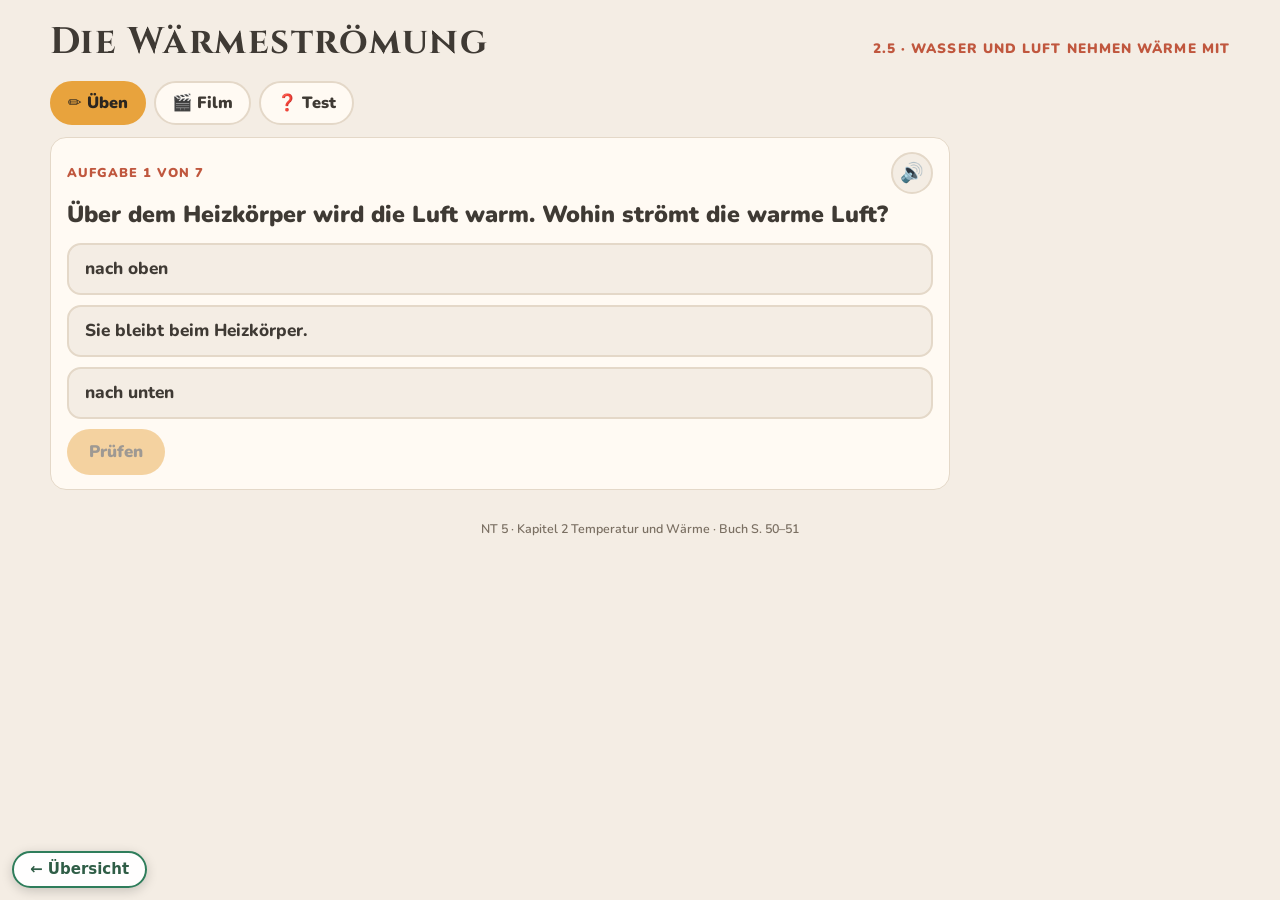
<file: 2-5.html>
<!doctype html>
<html lang="de"><head><meta charset="utf-8"><meta name="viewport" content="width=device-width,initial-scale=1,viewport-fit=cover">
<title>2.5 Die Wärmeströmung · NT 5</title>
<link rel="preconnect" href="https://fonts.googleapis.com"><link href="https://fonts.googleapis.com/css2?family=Cinzel:wght@700&family=Nunito:wght@600;700;800;900&display=swap" rel="stylesheet">
<style>/* Übungsseiten NT 5 – Aufbau und Look wie die GPG-5-Übungen (Canva-Masterfolie):
   cremefarbener Grund, Cinzel-Überschrift, goldene Reiter, rostrote Kennzeichnung.
   Oben Reiter, links die Abbildung (Spielfläche), rechts das Bedienfeld. */
:root{
  --paper:#f4ede4; --card:#fffaf3; --ink:#3f3a34; --muted:#7a6f62; --line:#e4d8c8;
  --gold:#e8a33d; --rust:#c0573e; --ok:#3f8f4a; --bad:#c0392b; --okl:#e3f1e3; --badl:#f8e1dc; --sel:#fbe6c8; --sky:#e9f1f7;
  --display:"Cinzel", Georgia, serif; --body:"Nunito", system-ui, sans-serif;
  color-scheme: light;
  --sun:#e8a33d; --hot:#c0573e; --cold:#2f6fb0;
}
*{box-sizing:border-box}
[hidden]{display:none!important}
html{-webkit-text-size-adjust:100%}
body{background:var(--paper);color:var(--ink);font-family:var(--body);font-weight:600;margin:0;font-size:17px;line-height:1.45;
  padding-left:max(16px,env(safe-area-inset-left,0px));padding-right:max(16px,env(safe-area-inset-right,0px));padding-block:0 70px}
button{font:inherit;color:inherit;cursor:pointer}
button:focus-visible,[tabindex]:focus-visible{outline:3px solid var(--rust);outline-offset:2px}
.wrap{max-width:1180px;margin:0 auto;display:grid;gap:12px}
header{display:flex;flex-wrap:wrap;align-items:baseline;justify-content:space-between;gap:6px 20px;padding-top:16px}
h1{font-family:var(--display);font-size:clamp(1.4rem,3.4vw,2.3rem);letter-spacing:.04em;margin:0;text-wrap:balance}
.tag{color:var(--rust);font-weight:900;font-size:.85rem;letter-spacing:.08em;text-transform:uppercase}
.tabs{display:flex;flex-wrap:wrap;gap:8px}
.tabs button,.pill{font:900 1.02rem var(--body);background:var(--card);color:var(--ink);border:2px solid var(--line);border-radius:999px;padding:9px 16px;cursor:pointer}
.tabs button[aria-selected="true"],.pill[aria-pressed="true"]{background:var(--gold);border-color:var(--gold);color:#2b2620}
.lvl{display:grid;gap:12px}
.grid2{display:grid;grid-template-columns:minmax(0,1fr) minmax(0,1.15fr);gap:16px;align-items:start}
@media (max-width:820px){.grid2{grid-template-columns:1fr}}
.stage{background:var(--card);border:1px solid var(--line);border-radius:18px;padding:10px;min-width:0}
.stage .fig{margin:0;max-width:none}
.stage svg{display:block;width:100%;height:auto;max-height:62vh}
.side{display:grid;gap:12px;min-width:0}
.box{background:var(--card);border:1px solid var(--line);border-radius:16px;padding:14px 16px;min-width:0}
.box.solo{max-width:900px;width:100%}
.kicker{font-size:.8rem;font-weight:900;letter-spacing:.08em;text-transform:uppercase;color:var(--rust)}
.big{font-size:clamp(1.15rem,2.6vw,1.45rem);font-weight:900;line-height:1.3;margin:6px 0 12px}
.box p{margin:6px 0;line-height:1.5;font-size:1.05rem}
.row{display:flex;flex-wrap:wrap;gap:8px;align-items:center;margin-top:10px}
.row.between{justify-content:space-between;flex-wrap:nowrap;margin-top:0}
.btn{font:900 1.05rem var(--body);background:var(--gold);color:#2b2620;border:0;border-radius:999px;padding:11px 22px;min-height:46px}
.btn.ghost{background:transparent;border:2px solid var(--line);color:var(--ink)}
.btn:disabled{opacity:.45;cursor:default}
.msg{font-weight:900;font-size:1.1rem;margin:10px 0 0}
.msg:empty{display:none}
.msg.ok{color:var(--ok)} .msg.bad{color:var(--bad)}
.msg .why{display:block;font-weight:700;font-size:1rem;color:var(--ink);margin-top:4px}
.score{font-variant-numeric:tabular-nums;color:var(--muted);font-weight:900}
.score:empty{display:none}
.src{color:var(--muted);font-size:.78rem}
.foot{text-align:center;margin-top:18px}
.speak{flex:0 0 auto;border:2px solid var(--line);background:var(--paper);border-radius:999px;width:42px;height:42px;font-size:19px}
.tip{display:none;background:#fff4e2;border:2px dashed #f0cfa0;border-radius:12px;padding:8px 12px}
.tip.show{display:block}
.sub{color:var(--muted);margin:0 0 10px;font-size:.95rem}

/* Antwortknöpfe wie im GPG-Quiz */
.fig{max-width:380px;margin:0 auto 12px}
.fig svg,.opt svg{width:100%;height:auto;display:block;background:#fff;border-radius:12px;border:1px solid var(--line)}
.opts{display:grid;gap:10px}
.opts.img{grid-template-columns:repeat(auto-fill,minmax(150px,1fr))}
.opt{font:800 1.08rem var(--body);text-align:left;background:var(--paper);color:var(--ink);border:2px solid var(--line);border-radius:14px;padding:12px 16px;display:flex;flex-direction:column;gap:8px;justify-content:center;min-height:52px}
.opt.sel{border-color:var(--gold);background:var(--sel)}
.opt.ok{border-color:var(--ok);background:var(--okl)}
.opt.bad{border-color:var(--bad);background:var(--badl)}
/* richtig / falsch */
.tf{display:grid;gap:10px}
.tfrow{display:flex;gap:10px;align-items:center;background:var(--paper);border:2px solid var(--line);border-radius:14px;padding:8px 10px}
.tfrow .t{flex:1;font-weight:800}
.tfrow button{border:2px solid var(--line);background:var(--card);border-radius:999px;padding:8px 12px;min-width:84px;font-weight:900}
.tfrow button.sel{border-color:var(--gold);background:var(--gold);color:#2b2620}
.tfrow.ok{border-color:var(--ok);background:var(--okl)}.tfrow.bad{border-color:var(--bad);background:var(--badl)}
/* zuordnen */
.match{display:grid;grid-template-columns:1fr 1fr;gap:10px 16px}
.match .col{display:grid;gap:10px;align-content:start}
.mitem{background:var(--paper);border:2px solid var(--line);border-radius:14px;padding:10px 12px;min-height:56px;font-weight:800;text-align:left;position:relative}
.mitem.active{border-color:var(--gold);box-shadow:0 0 0 4px var(--sel)}
.mitem .tag{position:absolute;top:-10px;right:-8px;background:var(--ink);color:#fff;border-radius:999px;font-size:13px;padding:1px 8px;letter-spacing:0}
.mitem.ok{border-color:var(--ok);background:var(--okl)}.mitem.bad{border-color:var(--bad);background:var(--badl)}
/* Lückentext */
.cloze{font-size:1.15rem;line-height:2.5;margin:0 0 12px}
.gap{display:inline-block;min-width:110px;border:0;border-bottom:3px solid var(--rust);background:#fff;border-radius:10px 10px 0 0;padding:0 10px;font-weight:900;line-height:1.7;text-align:center}
.gap.active{background:var(--sel);border-color:var(--gold)}
.gap.ok{background:var(--okl);border-color:var(--ok)}.gap.bad{background:var(--badl);border-color:var(--bad)}
.bank{display:flex;flex-wrap:wrap;gap:8px;padding:12px;background:var(--paper);border-radius:14px;border:2px dashed var(--gold)}
.chip{background:var(--card);border:2px solid var(--line);border-radius:999px;padding:8px 14px;font-weight:900;min-height:44px}
.chip.used{opacity:.3}
.chip.active{border-color:var(--gold);background:var(--sel)}
.chip.ok{border-color:var(--ok);background:var(--okl)}.chip.bad{border-color:var(--bad);background:var(--badl)}
/* Reihenfolge */
.olist{display:grid;gap:10px}
.ocard{display:flex;gap:12px;align-items:center;background:var(--paper);border:2px solid var(--line);border-radius:14px;padding:10px 12px;font-weight:800;text-align:left;width:100%}
.ocard .n{flex:0 0 auto;width:36px;height:36px;border-radius:50%;border:2px dashed var(--muted);display:grid;place-items:center;font-weight:900}
.ocard.sel .n{border:0;background:var(--gold);color:#2b2620}
.ocard.ok{border-color:var(--ok);background:var(--okl)}.ocard.bad{border-color:var(--bad);background:var(--badl)}
/* sortieren */
.pool{display:flex;flex-wrap:wrap;gap:8px;min-height:56px;padding:10px;border-radius:14px;background:var(--paper);margin-bottom:12px}
.buckets{display:grid;gap:12px;grid-template-columns:repeat(auto-fit,minmax(180px,1fr))}
.bucket{border:2px dashed var(--line);border-radius:14px;padding:10px;min-height:120px;background:#fff;cursor:pointer}
.bucket h4{margin:0 0 8px;font-size:1rem;font-weight:900}
.bucket .chip{display:inline-block;margin:3px}
.bucket.hl{border-color:var(--gold);background:#fffaf0}
/* Thermometer */
.thermos{display:grid;grid-template-columns:repeat(auto-fill,minmax(200px,1fr));gap:12px}
.th{background:#fff;border:2px solid var(--line);border-radius:14px;padding:10px;text-align:center}
.th svg{height:230px;width:auto}
.stepper{display:flex;align-items:center;justify-content:center;gap:4px;margin-top:6px}
.stepper button{width:36px;height:40px;padding:0;border-radius:999px;border:2px solid var(--line);background:var(--card);font-size:20px;font-weight:900}
.stepper .v{min-width:62px;text-align:center;font-weight:900;font-size:1.15rem}
.th.ok{border-color:var(--ok);background:var(--okl)}.th.bad{border-color:var(--bad);background:var(--badl)}
.setth{display:flex;gap:18px;align-items:center;flex-wrap:wrap;justify-content:center}
.badge2{font-weight:900}
/* Simulation */
.sim canvas{width:100%;height:auto;display:block;background:#fff;border-radius:14px;border:1px solid var(--line);touch-action:none}
.simctl{display:flex;align-items:center;gap:12px;margin-top:10px;flex-wrap:wrap;font-weight:800}
.simctl input{flex:1;min-width:180px;accent-color:var(--rust)}
/* Film */
.film{display:flex;gap:14px;align-items:center;text-decoration:none;color:inherit;margin-top:8px}
.film .play{flex:0 0 64px;height:64px;border-radius:18px;background:var(--rust);color:#fff;display:grid;place-items:center;font-size:28px}
.film .big{display:block;margin:0}
/* Ergebnis */
.result{text-align:center}
.result .row{justify-content:center}
.result .sun{font-size:52px;line-height:1.1;margin-top:6px}
.result .nm{font:inherit;padding:6px 12px;border-radius:999px;border:2px solid var(--line);width:180px;background:#fff}
/* gesperrte Übung */
.lockpage{text-align:center;padding:40px 20px;margin-top:40px}
.lockpage h1{font-size:1.6rem}
.lockpage .pill{display:inline-block;text-decoration:none;margin-top:10px}
@media (max-width:560px){.match{gap:8px}.mitem{font-size:15px;padding:8px}}
@media (prefers-reduced-motion: reduce){*{transition:none!important;animation:none!important}}
/* Thermometer exakt ablesbar */
.thermos{grid-template-columns:repeat(auto-fill,minmax(200px,1fr))!important}
.th{display:flex;flex-direction:column;align-items:center;gap:6px}
.th svg{width:170px!important;height:auto!important;max-height:none!important;background:transparent!important;border:0!important}
.stepper{display:flex!important;flex-direction:column;align-items:center;gap:6px}
.stepper .v{font-size:1.35rem!important;font-weight:900;min-width:0!important}
.sbtns{display:flex;gap:6px}
.sbtns button{min-width:40px;height:42px;border-radius:12px;border:2px solid var(--line);background:var(--card);font-weight:900;font-size:1rem;padding:0 6px}
.sbtns button:active{background:var(--sel)}
.thfig{max-width:190px!important}
.stage .thfig svg{width:170px!important;margin:0 auto;max-height:none}
.stage .fig.thfig{margin:0 auto}
</style></head>
<body data-uebung="2.5"><main class="wrap" id="app"></main>
<script>window.PAGE = {"no": "2.5", "title": "Die Wärmeströmung", "sub": "Wasser und Luft nehmen Wärme mit", "book": "S. 50–51", "tasks": [{"type": "mc", "q": "Über dem Heizkörper wird die Luft warm. Wohin strömt die warme Luft?", "opts": [{"t": "nach oben"}, {"t": "nach unten"}, {"t": "Sie bleibt beim Heizkörper."}], "a": 0}, {"type": "mc", "q": "Wo ist es im geheizten Zimmer am wärmsten?", "opts": [{"t": "oben unter der Decke"}, {"t": "unten am Boden"}, {"t": "überall gleich"}], "a": 0, "why": "Warme Luft steigt nach oben und sammelt sich unter der Decke."}, {"type": "order", "img": "zimmer_nt", "q": "So entsteht im Zimmer ein Luftkreislauf. Bringe die Schritte in die richtige Reihenfolge.", "items": ["Die Luft am Heizkörper wird warm.", "Die warme Luft steigt nach oben.", "Oben an der Decke kühlt sie ab.", "Die kühle Luft sinkt nach unten und strömt zurück zum Heizkörper."]}, {"type": "cloze", "q": "Ergänze den Merksatz.", "text": "Warme Luft {steigt} nach oben, kühle Luft {sinkt} nach unten. Strömende Luft oder strömendes {Wasser} nimmt die Wärme mit. Das nennt man {Wärmeströmung}.", "extra": ["Wärmeleitung", "Holz", "bleibt"]}, {"type": "order", "img": "heizung", "q": "Die Zentralheizung: Hier strömt heißes Wasser. Bringe die Schritte in die richtige Reihenfolge.", "items": ["Im Heizkessel wird Wasser erhitzt.", "Die Pumpe drückt das heiße Wasser durch Rohre zum Heizkörper.", "Der Heizkörper gibt Wärme an das Zimmer ab.", "Das abgekühlte Wasser strömt zurück zum Heizkessel."]}, {"type": "match", "q": "Was strömt hier und nimmt die Wärme mit? Verbinde.", "left": ["Weihnachtspyramide", "Heißluftballon", "Zentralheizung"], "right": ["warme Luft über den Kerzen", "heiße Luft im Ballon", "heißes Wasser in den Rohren"]}, {"type": "mc", "q": "Tareks Gardine über der Heizung bewegt sich, obwohl Fenster und Tür zu sind. Warum?", "opts": [{"t": "Warme Luft steigt von der Heizung auf und bewegt die Gardine."}, {"t": "Die Heizung bläst wie ein Föhn."}, {"t": "Die Gardine wird von der Wärme leichter."}], "a": 0}], "img": {"heizung": "<svg viewBox=\"0 0 400 300\" xmlns=\"http://www.w3.org/2000/svg\"><rect x=\"30\" y=\"150\" width=\"90\" height=\"110\" rx=\"6\" fill=\"#E9E4DA\" stroke=\"#3B342C\" stroke-width=\"3\"/><rect x=\"45\" y=\"200\" width=\"60\" height=\"40\" rx=\"4\" fill=\"#455A64\" stroke=\"#3B342C\" stroke-width=\"2\"/><path d=\"M75,205.8 C61.0,224.0 63.8,238 75,238 C86.2,238 89.0,224.0 75,205.8Z\" fill=\"#E8A33A\" stroke=\"#C9553A\" stroke-width=\"2.5\" stroke-linecap=\"round\" stroke-linejoin=\"round\"/><path d=\"M75,219.8 C68.7,229.6 69.4,236.6 75,236.6 C80.6,236.6 81.3,229.6 75,219.8Z\" fill=\"#F7C948\" stroke=\"#F7C948\" stroke-width=\"1\" stroke-linecap=\"round\" stroke-linejoin=\"round\"/><rect x=\"250\" y=\"40\" width=\"120\" height=\"90\" rx=\"6\" fill=\"#FFFFFF\" stroke=\"#3B342C\" stroke-width=\"3\"/><line x1=\"262.0\" y1=\"46.0\" x2=\"262.0\" y2=\"124.0\" stroke=\"#3B342C\" stroke-width=\"2\" stroke-linecap=\"round\"/><line x1=\"276.0\" y1=\"46.0\" x2=\"276.0\" y2=\"124.0\" stroke=\"#3B342C\" stroke-width=\"2\" stroke-linecap=\"round\"/><line x1=\"290.0\" y1=\"46.0\" x2=\"290.0\" y2=\"124.0\" stroke=\"#3B342C\" stroke-width=\"2\" stroke-linecap=\"round\"/><line x1=\"304.0\" y1=\"46.0\" x2=\"304.0\" y2=\"124.0\" stroke=\"#3B342C\" stroke-width=\"2\" stroke-linecap=\"round\"/><line x1=\"318.0\" y1=\"46.0\" x2=\"318.0\" y2=\"124.0\" stroke=\"#3B342C\" stroke-width=\"2\" stroke-linecap=\"round\"/><line x1=\"332.0\" y1=\"46.0\" x2=\"332.0\" y2=\"124.0\" stroke=\"#3B342C\" stroke-width=\"2\" stroke-linecap=\"round\"/><line x1=\"346.0\" y1=\"46.0\" x2=\"346.0\" y2=\"124.0\" stroke=\"#3B342C\" stroke-width=\"2\" stroke-linecap=\"round\"/><line x1=\"360.0\" y1=\"46.0\" x2=\"360.0\" y2=\"124.0\" stroke=\"#3B342C\" stroke-width=\"2\" stroke-linecap=\"round\"/><path d=\"M75,150 L75,85 L250,85\" fill=\"none\" stroke=\"#E4573D\" stroke-width=\"7\" stroke-linecap=\"round\" stroke-linejoin=\"round\"/><path d=\"M370,110 L390,110 L390,250 L120,250\" fill=\"none\" stroke=\"#5B9BD5\" stroke-width=\"7\" stroke-linecap=\"round\" stroke-linejoin=\"round\"/><polygon points=\"248,85 232,76 232,94\" fill=\"#E4573D\"/><polygon points=\"122,250 138,241 138,259\" fill=\"#5B9BD5\"/><circle cx=\"255\" cy=\"250\" r=\"16\" fill=\"#FFFFFF\" stroke=\"#3B342C\" stroke-width=\"3\"/><path d=\"M247,250 l14,-8 l0,16 z\" fill=\"#3B342C\" stroke=\"#3B342C\" stroke-width=\"1\" stroke-linecap=\"round\" stroke-linejoin=\"round\"/><text x=\"75\" y=\"283\" font-family=\"Nunito, DejaVu Sans, sans-serif\" font-weight=\"700\" font-size=\"16\" fill=\"#3B342C\" text-anchor=\"middle\">Kessel<\/text><text x=\"310\" y=\"150\" font-family=\"Nunito, DejaVu Sans, sans-serif\" font-weight=\"700\" font-size=\"16\" fill=\"#3B342C\" text-anchor=\"middle\">Heizkörper<\/text><text x=\"255\" y=\"285\" font-family=\"Nunito, DejaVu Sans, sans-serif\" font-weight=\"700\" font-size=\"16\" fill=\"#3B342C\" text-anchor=\"middle\">Pumpe<\/text><text x=\"160\" y=\"75\" font-family=\"Nunito, DejaVu Sans, sans-serif\" font-weight=\"700\" font-size=\"15\" fill=\"#C9553A\" text-anchor=\"middle\">heißes Wasser<\/text><text x=\"330\" y=\"240\" font-family=\"Nunito, DejaVu Sans, sans-serif\" font-weight=\"700\" font-size=\"15\" fill=\"#2F6FB0\" text-anchor=\"middle\">kaltes Wasser<\/text><\/svg>", "zimmer_nt": "<svg viewBox=\"0 0 400 300\" xmlns=\"http://www.w3.org/2000/svg\"><path d=\"M30,30 L370,30 L370,270 L30,270 Z\" fill=\"#FFFDF6\" stroke=\"#3B342C\" stroke-width=\"3\" stroke-linecap=\"round\" stroke-linejoin=\"round\"/><rect x=\"45\" y=\"180\" width=\"70\" height=\"75\" rx=\"4\" fill=\"#FFFFFF\" stroke=\"#3B342C\" stroke-width=\"3\"/><line x1=\"52.0\" y1=\"186.0\" x2=\"52.0\" y2=\"249.0\" stroke=\"#3B342C\" stroke-width=\"2\" stroke-linecap=\"round\"/><line x1=\"62.0\" y1=\"186.0\" x2=\"62.0\" y2=\"249.0\" stroke=\"#3B342C\" stroke-width=\"2\" stroke-linecap=\"round\"/><line x1=\"72.0\" y1=\"186.0\" x2=\"72.0\" y2=\"249.0\" stroke=\"#3B342C\" stroke-width=\"2\" stroke-linecap=\"round\"/><line x1=\"82.0\" y1=\"186.0\" x2=\"82.0\" y2=\"249.0\" stroke=\"#3B342C\" stroke-width=\"2\" stroke-linecap=\"round\"/><line x1=\"92.0\" y1=\"186.0\" x2=\"92.0\" y2=\"249.0\" stroke=\"#3B342C\" stroke-width=\"2\" stroke-linecap=\"round\"/><line x1=\"102.0\" y1=\"186.0\" x2=\"102.0\" y2=\"249.0\" stroke=\"#3B342C\" stroke-width=\"2\" stroke-linecap=\"round\"/><rect x=\"250\" y=\"95\" width=\"80\" height=\"70\" rx=\"0\" fill=\"#D6EAF6\" stroke=\"#3B342C\" stroke-width=\"3\"/><line x1=\"290.0\" y1=\"95.0\" x2=\"290.0\" y2=\"165.0\" stroke=\"#3B342C\" stroke-width=\"2\" stroke-linecap=\"round\"/><line x1=\"250.0\" y1=\"130.0\" x2=\"330.0\" y2=\"130.0\" stroke=\"#3B342C\" stroke-width=\"2\" stroke-linecap=\"round\"/><path d=\"M80,170 C70,120 70,60 120,50 L300,50 C340,52 355,90 345,160\" fill=\"none\" stroke=\"#E4573D\" stroke-width=\"6\" stroke-linecap=\"round\" stroke-linejoin=\"round\"/><polygon points=\"347,175 336,155 356,158\" fill=\"#5B9BD5\"/><path d=\"M345,175 C340,230 300,250 240,252 L135,252\" fill=\"none\" stroke=\"#5B9BD5\" stroke-width=\"6\" stroke-linecap=\"round\" stroke-linejoin=\"round\"/><polygon points=\"120,252 138,242 138,262\" fill=\"#5B9BD5\"/><polygon points=\"122,46 104,40 108,60\" fill=\"#E4573D\"/><\/svg>"}, "film": {"t": "Antrieb durch Körperwärme", "url": "https://www.planet-schule.de/schwerpunkt/achtung-experiment/antrieb-durch-koerperwaerme-film-100.html", "d": "Können 50 Menschen mit ihrer Körperwärme 256 Papierwindräder drehen? Warme Luft steigt nach oben!"}, "color": "#2E7D32", "test": [{"type": "mc", "q": "Im Dachgeschoss ist es oft am wärmsten. Warum?", "opts": [{"t": "Warme Luft steigt nach oben."}, {"t": "Das Dach leitet die Kälte weg."}, {"t": "Oben ist mehr Luft."}], "a": 0, "why": ""}, {"type": "mc", "q": "Was transportiert bei der Wärmeströmung die Wärme?", "opts": [{"t": "strömende Luft oder strömendes Wasser"}, {"t": "ein Löffel aus Metall"}, {"t": "das Sonnenlicht"}], "a": 0, "why": ""}, {"type": "tf", "q": "Richtig oder falsch?", "items": [["Kalte Luft steigt nach oben.", false], ["In der Zentralheizung strömt heißes Wasser zum Heizkörper.", true], ["Wenn ein Löffel im Tee heiß wird, ist das Wärmeströmung.", false]]}]};</script>
<script>/* Freigabe der Übungen durch die Lehrkraft.
   Zustand liegt im Gerät (localStorage) und kann per Link/QR an alle iPads verteilt werden:
   index.html?frei=2.1,2.2&t=<Zeitstempel>   (frei=- bedeutet: alles gesperrt)  */
(function () {
  var ALL = ["2.1", "2.2", "2.3", "2.4", "2.5", "2.6", "2.7"];
  var KEY = "nt5tw_freigabe";
  var PIN = (typeof LEHRERCODE !== "undefined" ? String(LEHRERCODE) : "5555");
  function load() {
    try { var s = JSON.parse(localStorage.getItem(KEY)); if (s && s.open) return s; } catch (e) {}
    return { open: ALL.slice(), t: 0 };            // Standard: alles offen
  }
  function save(s) { try { localStorage.setItem(KEY, JSON.stringify(s)); } catch (e) {} }
  var st = load();

  // Freigabe-Link übernehmen (nur wenn neuer als der gespeicherte Stand)
  var q = new URLSearchParams(location.search);
  if (q.has("frei")) {
    var t = parseInt(q.get("t") || "0", 10);
    if (t >= (st.t || 0)) {
      var f = q.get("frei");
      st = { open: f === "-" ? [] : f.split(",").filter(function (x) { return ALL.indexOf(x) >= 0; }), t: t };
      save(st);
    }
    history.replaceState(null, "", location.pathname);
  }
  var isOpen = function (no) { return st.open.indexOf(no) >= 0; };
  window.NT5_FREI = { isOpen: isOpen };

  // ---------- Übungsseite: gesperrt? ----------
  var page = document.body.getAttribute("data-uebung");
  if (page) {
    if (!isOpen(page)) {
      window.NT5_LOCKED = true;
      document.body.innerHTML = '<main class="wrap"><div class="box lockpage"><div style="font-size:64px">🔒</div>' +
        '<h1>Übung ' + page + ' ist noch gesperrt</h1><p class="sub">Deine Lehrkraft schaltet sie frei, wenn ihr das Thema besprochen habt.</p>' +
        '<a class="pill" href="index.html">← Zur Übersicht</a></div></main>';
    }
    return;
  }

  // ---------- Startseite ----------
  function paint() {
    document.querySelectorAll("a.card[data-no]").forEach(function (a) {
      var no = a.getAttribute("data-no"), o = isOpen(no);
      a.classList.toggle("locked", !o);
      a.querySelector(".go").textContent = o ? "Übung starten →" : "🔒 gesperrt";
      a.setAttribute("aria-disabled", o ? "false" : "true");
    });
    var n = st.open.length;
    var info = document.getElementById("freiinfo");
    if (info) info.textContent = n === ALL.length ? "" : n === 0 ? "Alle Übungen sind gerade gesperrt." : "Freigegeben: " + st.open.join(", ");
  }
  document.querySelectorAll("a.card[data-no]").forEach(function (a) {
    a.addEventListener("click", function (e) {
      if (!isOpen(a.getAttribute("data-no"))) { e.preventDefault(); a.classList.remove("shake"); void a.offsetWidth; a.classList.add("shake"); }
    });
  });
  paint();

  // ---------- Lehrkraft-Bereich ----------
  var dlg = document.getElementById("teacher");
  if (!dlg) return;
  var pinBox = document.getElementById("pinbox"), panel = document.getElementById("tpanel");
  document.getElementById("tbtn").onclick = function () {
    dlg.hidden = false; pinBox.hidden = false; panel.hidden = true;
    var inp = document.getElementById("pin"); inp.value = ""; document.getElementById("pinerr").textContent = ""; inp.focus();
  };
  document.getElementById("tclose").onclick = function () { dlg.hidden = true; };
  dlg.addEventListener("click", function (e) { if (e.target === dlg) dlg.hidden = true; });
  function tryPin() {
    if (document.getElementById("pin").value.trim() === PIN) { pinBox.hidden = true; panel.hidden = false; buildList(); }
    else document.getElementById("pinerr").textContent = "Falscher Code.";
  }
  document.getElementById("pinok").onclick = tryPin;
  document.getElementById("pin").addEventListener("keydown", function (e) { if (e.key === "Enter") tryPin(); });

  function link() {
    var base = /^https?:/.test(location.protocol) ? location.href.split("?")[0].split("#")[0]
             : (typeof ADRESSE !== "undefined" ? ADRESSE : location.href.split("?")[0]);
    return base + "?frei=" + (st.open.length ? st.open.join(",") : "-") + "&t=" + st.t;
  }
  function qrSvg(text) {
    try { var q = qrcode(0, "M"); q.addData(text); q.make(); return q.createSvgTag({ cellSize: 6, margin: 2, scalable: true }); }
    catch (e) { return "<p>QR-Code konnte nicht erzeugt werden.</p>"; }
  }
  function openList() { return st.open.length ? st.open.join(" · ") : "keine (alles gesperrt)"; }
  function update() {
    st.t = Date.now(); save(st); paint();
    var l = link(); document.getElementById("tlink").value = l;
    document.getElementById("qr").innerHTML = qrSvg(l);
    document.getElementById("qrinfo").textContent = "Offen: " + openList();
    var big = document.getElementById("qrbig");
    if (!big.hidden) showBig();
  }
  function showBig() {
    var big = document.getElementById("qrbig");
    big.querySelector(".qrcode").innerHTML = qrSvg(link());
    big.querySelector(".qropen").textContent = "Offen: " + openList();
    big.hidden = false;
  }
  document.getElementById("qrshow").onclick = showBig;
  document.getElementById("qrbig").onclick = function () { this.hidden = true; };
  function buildList() {
    var box = document.getElementById("tlist"); box.innerHTML = "";
    document.querySelectorAll("a.card[data-no]").forEach(function (a) {
      var no = a.getAttribute("data-no"), title = a.getAttribute("data-title");
      var row = document.createElement("label"); row.className = "trow";
      row.innerHTML = '<span class="no" style="background:' + a.getAttribute("data-col") + '">' + no + '</span><span class="tt">' + title +
        '</span><input type="checkbox" class="sw"' + (isOpen(no) ? " checked" : "") + '><span class="swl"></span>';
      row.querySelector("input").onchange = function () {
        var on = this.checked;
        st.open = ALL.filter(function (x) { return x === no ? on : isOpen(x); });
        update();
      };
      box.appendChild(row);
    });
    update();
  }
  document.getElementById("allon").onclick = function () { st.open = ALL.slice(); buildList(); };
  document.getElementById("alloff").onclick = function () { st.open = []; buildList(); };
  document.getElementById("copy").onclick = function () {
    var i = document.getElementById("tlink"); i.select();
    (navigator.clipboard ? navigator.clipboard.writeText(i.value) : Promise.reject()).then(function () {
      document.getElementById("copy").textContent = "✓ Kopiert";
    }, function () { document.execCommand("copy"); document.getElementById("copy").textContent = "✓ Kopiert"; });
    setTimeout(function () { document.getElementById("copy").textContent = "Link kopieren"; }, 1800);
  };
})();
</script>
<script>/* Übungs-Engine NT 5 · Temperatur und Wärme. Daten: window.PAGE */
(function () {
  "use strict";
  var P = window.PAGE;
  if (!P || window.NT5_LOCKED) return;
  var store = {
    get: function (k) { try { return JSON.parse(localStorage.getItem(k)); } catch (e) { return null; } },
    set: function (k, v) { try { localStorage.setItem(k, JSON.stringify(v)); } catch (e) {} }
  };
  function el(tag, cls, html) { var e = document.createElement(tag); if (cls) e.className = cls; if (html != null) e.innerHTML = html; return e; }
  function shuffle(a) { a = a.slice(); for (var i = a.length - 1; i > 0; i--) { var j = Math.floor(Math.random() * (i + 1)); var t = a[i]; a[i] = a[j]; a[j] = t; } return a; }
  function strip(h) { var d = document.createElement("div"); d.innerHTML = h; return d.textContent || ""; }
  function speak(text) {
    try {
      speechSynthesis.cancel();
      var u = new SpeechSynthesisUtterance(text.replace(/°C/g, " Grad Celsius").replace(/−/g, "minus "));
      u.lang = "de-DE"; u.rate = 0.9; speechSynthesis.speak(u);
    } catch (e) {}
  }

  /* ---------- Thermometer-SVG: 1 kleiner Strich = 1 °C, mittlerer Strich = 5 °C, Zahl alle 10 °C ---------- */
  function thermoSVG(val, lo, hi, show, col) {
    col = col || "#C0573E";
    var ppd = Math.max(5, Math.min(9, 330 / (hi - lo)));       // Pixel pro Grad
    var top = 34, bot = top + (hi - lo) * ppd, W = 170, H = bot + 62;
    function y(v) { return (bot - (v - lo) * ppd).toFixed(1); }
    var s = '<svg viewBox="0 0 ' + W + " " + H + '" width="' + W + '" role="img" aria-label="Thermometer">' +
      '<rect x="22" y="6" width="126" height="' + (H - 12) + '" rx="14" fill="#fff" stroke="#3F3A34" stroke-width="2"/>' +
      '<rect x="72" y="' + (top - 12) + '" width="18" height="' + (bot - top + 26) + '" rx="9" fill="#EEF3F6" stroke="#3F3A34" stroke-width="1.8"/>';
    for (var v = lo; v <= hi; v++) {
      var ten = v % 10 === 0, five = !ten && v % 5 === 0;
      var len = ten ? 26 : five ? 17 : 9, sw = ten ? 2.2 : five ? 1.6 : 1;
      s += '<line x1="92" x2="' + (92 + len) + '" y1="' + y(v) + '" y2="' + y(v) + '" stroke="#3F3A34" stroke-width="' + sw + '"/>';
      if (ten) s += '<text x="66" y="' + (+y(v) + 5.5) + '" font-size="16" font-weight="800" text-anchor="end" fill="#3F3A34" font-family="Nunito,Arial,sans-serif">' + String(v).replace("-", "−") + "</text>";
    }
    if (lo < 0 && hi > 0) s += '<line x1="30" x2="70" y1="' + y(0) + '" y2="' + y(0) + '" stroke="#2F6FB0" stroke-width="1.2" stroke-dasharray="3 3"/>';
    var vv = show ? val : lo;
    s += '<rect x="76" y="' + y(vv) + '" width="10" height="' + (bot + 30 - y(vv)) + '" fill="' + col + '"/>';
    s += '<circle cx="81" cy="' + (bot + 30) + '" r="17" fill="' + col + '" stroke="#3F3A34" stroke-width="1.8"/>';
    s += '<text x="124" y="' + (top - 14) + '" font-size="15" font-weight="800" fill="#3F3A34" font-family="Nunito,Arial,sans-serif">°C</text></svg>';
    return s;
  }
  function stepper(onChange, isLocked) {
    var st = el("div", "stepper"); var vEl = el("div", "v", "?"); st.appendChild(vEl);
    var row = el("div", "sbtns");
    [[-10, "−10"], [-1, "−1"], [1, "+1"], [10, "+10"]].forEach(function (d) {
      var b = el("button", "", d[1]); b.type = "button"; b.setAttribute("aria-label", d[1] + " Grad");
      b.onclick = function () { if (isLocked()) return; onChange(d[0], vEl); }; row.appendChild(b);
    });
    st.appendChild(row); return st;
  }
  function fmt(v) { return String(v).replace("-", "−") + " °C"; }

  /* ---------- Aufgaben-Renderer ---------- */
  var R = {};

  function fig(t, body) {
    if (t.th) body.appendChild(el("div", "fig thfig", thermoSVG(t.th[0], t.th[1], t.th[2], true)));
    else if (t.img) body.appendChild(el("div", "fig", P.img[t.img]));
  }
  R.mc = function (t, body, api) {
    fig(t, body);
    var hasImg = t.opts.some(function (o) { return o.img; });
    var box = el("div", "opts" + (hasImg ? " img" : ""));
    var order = shuffle(t.opts.map(function (_, i) { return i; }));
    var sel = null, btns = [];
    order.forEach(function (i) {
      var o = t.opts[i]; var b = el("button", "opt");
      b.innerHTML = (o.img ? P.img[o.img] : "") + "<span>" + (o.t || o) + "</span>";
      b.onclick = function () { if (api.locked()) return; btns.forEach(function (x) { x.classList.remove("sel"); }); b.classList.add("sel"); sel = i; api.ready(true); };
      b.dataset.i = i; btns.push(b); box.appendChild(b);
    });
    body.appendChild(box);
    api.max = 1;
    api.check = function () {
      btns.forEach(function (b) { var i = +b.dataset.i; if (i === t.a) b.classList.add("ok"); else if (i === sel) b.classList.add("bad"); });
      return sel === t.a ? 1 : 0;
    };
  };

  R.multi = function (t, body, api) {
    var box = el("div", "opts img"); var chosen = {}; var btns = [];
    t.opts.forEach(function (o, i) {
      var b = el("button", "opt"); b.innerHTML = (o.img ? P.img[o.img] : "") + "<span>" + o.t + "</span>";
      b.onclick = function () { if (api.locked()) return; chosen[i] = !chosen[i]; b.classList.toggle("sel", chosen[i]); api.ready(true); };
      btns.push(b); box.appendChild(b);
    });
    body.appendChild(box); api.max = t.opts.length;
    api.check = function () {
      var p = 0;
      btns.forEach(function (b, i) { var should = t.a.indexOf(i) >= 0; var ok = !!chosen[i] === should; if (ok) p++; if (should) b.classList.add(ok ? "ok" : "bad"); else if (chosen[i]) b.classList.add("bad"); });
      return p;
    };
  };

  R.tf = function (t, body, api) {
    fig(t, body);
    var box = el("div", "tf"); var ans = []; var rows = [];
    t.items.forEach(function (it, i) {
      var r = el("div", "tfrow"); r.appendChild(el("span", "t", it[0]));
      [["richtig", true], ["falsch", false]].forEach(function (o) {
        var b = el("button", "", o[0]);
        b.onclick = function () { if (api.locked()) return; ans[i] = o[1]; r.querySelectorAll("button").forEach(function (x) { x.classList.remove("sel"); }); b.classList.add("sel"); api.ready(ans.filter(function (x) { return x !== undefined; }).length === t.items.length); };
        r.appendChild(b);
      });
      rows.push(r); box.appendChild(r);
    });
    body.appendChild(box); api.max = t.items.length;
    api.check = function () { var p = 0; t.items.forEach(function (it, i) { var ok = ans[i] === it[1]; if (ok) p++; rows[i].classList.add(ok ? "ok" : "bad"); }); return p; };
  };

  R.match = function (t, body, api) {
    fig(t, body);
    var m = el("div", "match"); var L = el("div", "col"), Rr = el("div", "col");
    var pairs = {}, active = null, n = 0; var lb = [], rb = [];
    t.left.forEach(function (x, i) {
      var b = el("button", "mitem", x); b.dataset.i = i;
      b.onclick = function () { if (api.locked()) return; lb.forEach(function (y) { y.classList.remove("active"); }); active = i; b.classList.add("active"); };
      lb.push(b); L.appendChild(b);
    });
    shuffle(t.right.map(function (_, i) { return i; })).forEach(function (j) {
      var b = el("button", "mitem", t.right[j]); b.dataset.j = j;
      b.onclick = function () {
        if (api.locked() || active === null) return;
        Object.keys(pairs).forEach(function (k) { if (pairs[k] === j) delete pairs[k]; });
        pairs[active] = j; redraw(); active = null; lb.forEach(function (y) { y.classList.remove("active"); });
        api.ready(Object.keys(pairs).length === t.left.length);
      };
      rb.push(b); Rr.appendChild(b);
    });
    function redraw() {
      rb.forEach(function (b) { var tg = b.querySelector(".tag"); if (tg) tg.remove(); });
      lb.forEach(function (b) { var tg = b.querySelector(".tag"); if (tg) tg.remove(); });
      Object.keys(pairs).forEach(function (k) {
        var letter = String.fromCharCode(65 + (+k));
        lb[k].appendChild(el("span", "tag", letter));
        rb.forEach(function (b) { if (+b.dataset.j === pairs[k]) b.appendChild(el("span", "tag", letter)); });
      });
    }
    m.appendChild(L); m.appendChild(Rr); body.appendChild(el("p", "sub", "Tippe links, dann rechts.")); body.appendChild(m);
    api.max = t.left.length;
    api.check = function () { var p = 0; lb.forEach(function (b, i) { var ok = pairs[i] === i; if (ok) p++; b.classList.add(ok ? "ok" : "bad"); }); return p; };
  };

  R.cloze = function (t, body, api) {
    fig(t, body);
    var parts = t.text.split(/\{(.+?)\}/); var answers = [], gaps = [], fill = [];
    var p = el("p", "cloze"); var active = null;
    parts.forEach(function (s, i) {
      if (i % 2 === 0) { p.appendChild(document.createTextNode(s)); return; }
      var k = answers.length; answers.push(s);
      var g = el("button", "gap", "&nbsp;"); g.onclick = function () { if (api.locked()) return; if (fill[k]) { release(k); } gaps.forEach(function (x) { x.classList.remove("active"); }); active = k; g.classList.add("active"); };
      gaps.push(g); p.appendChild(g);
    });
    var bank = el("div", "bank"); var chips = [];
    shuffle(answers.concat(t.extra || [])).forEach(function (w) {
      var c = el("button", "chip", w);
      c.onclick = function () {
        if (api.locked() || c.classList.contains("used")) return;
        if (active === null) { active = fill.findIndex ? firstEmpty() : 0; }
        if (active === null || active < 0) return;
        if (fill[active]) release(active);
        fill[active] = c; c.classList.add("used"); gaps[active].textContent = w; gaps[active].classList.remove("active");
        active = firstEmpty(); if (active >= 0) gaps[active].classList.add("active"); else active = null;
        api.ready(firstEmpty() < 0);
      };
      chips.push(c); bank.appendChild(c);
    });
    function firstEmpty() { for (var i = 0; i < answers.length; i++) if (!fill[i]) return i; return -1; }
    function release(k) { if (fill[k]) { fill[k].classList.remove("used"); fill[k] = null; gaps[k].innerHTML = "&nbsp;"; api.ready(false); } }
    active = 0; gaps[0] && gaps[0].classList.add("active");
    body.appendChild(p); body.appendChild(bank); api.max = answers.length;
    api.check = function () { var pt = 0; answers.forEach(function (a, i) { var ok = fill[i] && fill[i].textContent === a; if (ok) pt++; gaps[i].classList.add(ok ? "ok" : "bad"); if (!ok) gaps[i].title = a; }); return pt; };
    api.solution = function () { answers.forEach(function (a, i) { if (!gaps[i].classList.contains("ok")) gaps[i].innerHTML = "<s>" + (fill[i] ? fill[i].textContent : "") + "</s> " + a; }); };
  };

  R.order = function (t, body, api) {
    fig(t, body);
    var box = el("div", "olist"); var seq = []; var cards = [];
    body.appendChild(el("p", "sub", "Tippe die Sätze in der richtigen Reihenfolge an."));
    shuffle(t.items.map(function (_, i) { return i; })).forEach(function (i) {
      var c = el("button", "ocard", '<span class="n"></span><span>' + t.items[i] + "</span>"); c.dataset.i = i;
      c.onclick = function () {
        if (api.locked()) return;
        var pos = seq.indexOf(i);
        if (pos >= 0) seq.splice(pos, 1); else seq.push(i);
        cards.forEach(function (x) { var k = seq.indexOf(+x.dataset.i); x.classList.toggle("sel", k >= 0); x.querySelector(".n").textContent = k >= 0 ? k + 1 : ""; });
        api.ready(seq.length === t.items.length);
      };
      cards.push(c); box.appendChild(c);
    });
    body.appendChild(box); api.max = t.items.length;
    api.check = function () { var p = 0; cards.forEach(function (c) { var i = +c.dataset.i; var ok = seq.indexOf(i) === i; if (ok) p++; c.classList.add(ok ? "ok" : "bad"); }); return p; };
  };

  R.sort = function (t, body, api) {
    fig(t, body);
    var pool = el("div", "pool"); var buckets = el("div", "buckets"); var where = {}; var active = null; var chips = [];
    var bEls = t.buckets.map(function (name, bi) {
      var b = el("div", "bucket"); b.appendChild(el("h4", "", name));
      b.onclick = function (e) { if (api.locked() || active === null || e.target.classList.contains("chip")) return; place(active, bi); };
      buckets.appendChild(b); return b;
    });
    shuffle(t.items.map(function (_, i) { return i; })).forEach(function (i) {
      var c = el("button", "chip", t.items[i][0]); c.dataset.i = i;
      c.onclick = function (e) { e.stopPropagation(); if (api.locked()) return; chips.forEach(function (x) { x.classList.remove("active"); }); active = i; c.classList.add("active"); bEls.forEach(function (b) { b.classList.add("hl"); }); };
      chips.push(c); pool.appendChild(c);
    });
    function place(i, bi) {
      var c = chips.filter(function (x) { return +x.dataset.i === i; })[0];
      bEls[bi].appendChild(c); where[i] = bi; c.classList.remove("active"); active = null; bEls.forEach(function (b) { b.classList.remove("hl"); });
      api.ready(Object.keys(where).length === t.items.length);
    }
    body.appendChild(el("p", "sub", "Tippe ein Kärtchen an, dann den passenden Kasten.")); body.appendChild(pool); body.appendChild(buckets);
    api.max = t.items.length;
    api.check = function () { var p = 0; chips.forEach(function (c) { var i = +c.dataset.i; var ok = where[i] === t.items[i][1]; if (ok) p++; c.classList.add(ok ? "ok" : "bad"); }); return p; };
  };

  R.thermo = function (t, body, api) {
    var lo = t.lo, hi = t.hi; var box = el("div", "thermos"); var vals = [], ths = [];
    t.values.forEach(function (v, i) {
      var th = el("div", "th"); th.appendChild(el("div", "badge2", "Thermometer " + String.fromCharCode(65 + i)));
      th.appendChild(el("div", "", thermoSVG(v, lo, hi, true)));
      vals[i] = null; var cur = 0;
      th.appendChild(stepper(function (d, vEl) {
        cur = Math.max(lo, Math.min(hi, (vals[i] == null ? 0 : cur) + d)); vals[i] = cur; vEl.textContent = fmt(cur);
        api.ready(vals.every(function (x) { return x != null; }));
      }, api.locked));
      ths.push(th); box.appendChild(th);
    });
    body.appendChild(el("p", "sub", "Lies genau ab: 1 kleiner Strich = 1 °C. Stelle deinen Wert mit den Knöpfen ein (Start bei 0 °C)."));
    body.appendChild(box); api.max = t.values.length;
    api.check = function () { var p = 0; t.values.forEach(function (v, i) { var ok = vals[i] === v; if (ok) p++; ths[i].classList.add(ok ? "ok" : "bad"); if (!ok) ths[i].appendChild(el("div", "badge2", "richtig: " + fmt(v))); }); return p; };
  };

  R.setthermo = function (t, body, api) {
    var lo = t.lo, hi = t.hi; var wrap = el("div", "thermos"); var vals = [], boxes = [];
    t.targets.forEach(function (target, i) {
      var th = el("div", "th"); th.appendChild(el("div", "badge2", "Stelle ein: " + fmt(target)));
      var cur = t.start != null ? t.start : 10;
      var holder = el("div", "", thermoSVG(cur, lo, hi, true)); th.appendChild(holder);
      vals[i] = null;
      var st = stepper(function (d, vEl) {
        cur = Math.max(lo, Math.min(hi, cur + d)); vals[i] = cur; holder.innerHTML = thermoSVG(cur, lo, hi, true);
        api.ready(vals.every(function (x) { return x != null; }));
      }, api.locked);
      st.querySelector(".v").hidden = true;
      th.appendChild(st); boxes.push(th); wrap.appendChild(th);
    });
    body.appendChild(el("p", "sub", "Bewege die rote Säule mit den Knöpfen genau auf die richtige Zahl."));
    body.appendChild(wrap); api.max = t.targets.length;
    api.check = function () { var p = 0; t.targets.forEach(function (v, i) { var ok = vals[i] === v; if (ok) p++; boxes[i].classList.add(ok ? "ok" : "bad"); if (!ok) boxes[i].appendChild(el("div", "badge2", "richtig: " + fmt(v))); }); return p; };
  };

  /* Teilchen-Simulation (ohne Punkte) */
  R.sim = function (t, body, api) {
    var box = el("div", "sim"); var cv = el("canvas"); cv.width = 760; cv.height = 360; box.appendChild(cv);
    var ctl = el("div", "simctl", '<span>❄ kalt</span>'); var r = el("input"); r.type = "range"; r.min = 0; r.max = 100; r.value = 20; r.setAttribute("aria-label", "Temperatur");
    ctl.appendChild(r); ctl.appendChild(el("span", "", "🔥 warm")); box.appendChild(ctl);
    var info = el("p", "sub", ""); box.appendChild(info); body.appendChild(box);
    var ctx = cv.getContext("2d"); var N = 30; var ps = [];
    for (var i = 0; i < N; i++) ps.push({ x: 0, y: 0, vx: Math.random() - .5, vy: Math.random() - .5, hx: (i % 6), hy: Math.floor(i / 6) });
    function frame() {
      var T = +r.value / 100; var W = 220 + T * 480; var H = 150 + T * 180; var x0 = (760 - W) / 2, y0 = 360 - H - 6;
      var speed = 0.3 + T * 4.5;
      ctx.clearRect(0, 0, 760, 360);
      ctx.fillStyle = "#FFF7E8"; ctx.fillRect(x0, y0, W, H);
      ctx.setLineDash([8, 6]); ctx.strokeStyle = "#3B342C"; ctx.lineWidth = 2; ctx.strokeRect(x0, y0, W, H); ctx.setLineDash([]);
      var col = "rgb(" + Math.round(91 + T * 137) + "," + Math.round(155 - T * 68) + "," + Math.round(213 - T * 152) + ")";
      ps.forEach(function (p) {
        var gx = x0 + 18 + p.hx * (W - 36) / 5, gy = y0 + 16 + p.hy * (H - 32) / 4;
        p.vx += (Math.random() - .5) * speed * .6; p.vy += (Math.random() - .5) * speed * .6;
        p.vx *= .8; p.vy *= .8; p.x += p.vx; p.y += p.vy;
        var lim = 2 + T * 26; p.x = Math.max(-lim, Math.min(lim, p.x)); p.y = Math.max(-lim, Math.min(lim, p.y));
        ctx.beginPath(); ctx.arc(gx + p.x, gy + p.y, 12, 0, 6.283); ctx.fillStyle = col; ctx.fill(); ctx.strokeStyle = "#3B342C"; ctx.lineWidth = 1.6; ctx.stroke();
      });
      info.textContent = T < .33 ? "Kalt: Die Teilchen zittern nur wenig und liegen eng beieinander." : T < .66 ? "Wärmer: Die Teilchen bewegen sich stärker und brauchen mehr Platz." : "Heiß: Die Teilchen bewegen sich heftig – der Stoff dehnt sich aus!";
      requestAnimationFrame(frame);
    }
    frame(); api.max = 0; api.noscore = true;
  };

  /* ---------- Seite aufbauen – Aufbau wie GPG 5: Kopf, Reiter, Spielfläche + Bedienfeld, Übersicht-Knopf ---------- */
  var root = document.getElementById("app");
  var key = "nt5tw_" + P.no;
  var state = store.get(key) || {};

  var head = el("header", "");
  head.innerHTML = "<h1>" + P.title.replace(" – Teste dich", "") + '</h1><span class="tag">' + P.no + " · " + (P.sub || "") + "</span>";
  root.appendChild(head);
  var tabs = el("nav", "tabs"); tabs.setAttribute("role", "tablist"); tabs.setAttribute("aria-label", "Bereiche");
  root.appendChild(tabs);
  var secs = [];
  function addTab(label, sec) {
    var b = el("button", "", label); b.setAttribute("role", "tab"); b.setAttribute("aria-selected", secs.length ? "false" : "true");
    if (secs.length) sec.hidden = true;
    b.onclick = function () {
      secs.forEach(function (x) { x[0].setAttribute("aria-selected", "false"); x[1].hidden = true; });
      b.setAttribute("aria-selected", "true"); sec.hidden = false; window.scrollTo(0, 0);
    };
    secs.push([b, sec]); tabs.appendChild(b); root.appendChild(sec);
  }

  function seq(list, label, isTest, nextLabel) {
    var myTab = secs.length;
    var sec = el("section", "lvl");
    var total = 0, got = 0, cur = 0, panes = [];
    list.forEach(function (t, idx) {
      var pane = el("div", "pane"); if (idx) pane.hidden = true;
      var box = el("div", "box");
      var top = el("div", "row between");
      top.appendChild(el("div", "kicker", "Aufgabe " + (idx + 1) + " von " + list.length));
      var sp = el("button", "speak", "🔊"); sp.type = "button"; sp.title = "Vorlesen"; sp.setAttribute("aria-label", "Vorlesen");
      sp.onclick = function () { speak(strip(t.q) + (t.read ? ". " + t.read : "")); };
      top.appendChild(sp); box.appendChild(top);
      box.appendChild(el("div", "big", t.q));
      var body = el("div", "body"); box.appendChild(body);
      var locked = false;
      var actions = el("div", "row");
      var chk = el("button", "btn", "Prüfen"); chk.type = "button"; chk.disabled = true;
      var nxt = el("button", "btn", idx < list.length - 1 ? "Weiter ➜" : "Ergebnis ➜"); nxt.type = "button"; nxt.hidden = true;
      var api = { locked: function () { return locked; }, ready: function (b) { chk.disabled = !b; } };
      R[t.type](t, body, api);
      var fig = body.querySelector(".fig");
      var msg = el("p", "msg"); msg.setAttribute("aria-live", "polite");
      var tip = el("p", "tip", "💡 " + (t.tip || ""));
      nxt.onclick = function () { pane.hidden = true; cur++; if (panes[cur]) panes[cur].hidden = false; else showRes(); window.scrollTo(0, 0); };
      if (api.noscore) { nxt.hidden = false; actions.appendChild(nxt); }
      else {
        total += api.max;
        actions.appendChild(chk);
        if (t.tip) { var tb = el("button", "btn ghost", "💡 Tipp"); tb.type = "button"; tb.onclick = function () { tip.classList.toggle("show"); }; actions.appendChild(tb); }
        actions.appendChild(nxt);
        chk.onclick = function () {
          if (locked) return; locked = true; chk.hidden = true;
          var p = api.check(); got += p;
          if (api.solution && p < api.max) api.solution();
          msg.className = "msg " + (p === api.max ? "ok" : "bad");
          msg.innerHTML = (p === api.max ? "✓ Super! Alles richtig." : "Du hast " + p + " von " + api.max + " Punkten.") + (t.why ? "<span class='why'>" + t.why + "</span>" : "");
          score.textContent = "Punkte: " + got + " / " + total;
          nxt.hidden = false;
        };
      }
      box.appendChild(tip); box.appendChild(msg); box.appendChild(actions);
      if (fig) {
        pane.className = "pane grid2";
        var stage = el("div", "stage"); stage.appendChild(fig); pane.appendChild(stage);
        var side = el("div", "side"); side.appendChild(box); pane.appendChild(side);
      } else { box.classList.add("solo"); pane.appendChild(box); }
      panes.push(pane); sec.appendChild(pane);
    });
    var score = el("div", "score", ""); sec.appendChild(score);
    var res = el("div", "box solo result"); res.hidden = true; sec.appendChild(res);
    function showRes() {
      var pct = total ? got / total : 1;
      var suns = pct >= .9 ? 3 : pct >= .6 ? 2 : pct >= .3 ? 1 : 0;
      score.hidden = true; res.hidden = false;
      res.innerHTML = '<div class="kicker">Geschafft · ' + label.replace(/^\S+\s/, "") + '</div><div class="sun">' + "☀️".repeat(suns) + "🌥️".repeat(3 - suns) + '</div><div class="big">' + got + " / " + total + " Punkte</div>" +
        '<div class="row"><button class="btn" type="button" onclick="location.reload()">Nochmal üben</button>' +
        (nextLabel ? '<button class="btn ghost nx" type="button">Weiter: ' + nextLabel + " ➜</button>" : "") + "</div>";
      var nx = res.querySelector(".nx"); if (nx) nx.onclick = function () { secs[myTab + 1][0].click(); };
      var k2 = isTest ? "test" : "ueben"; var b = state[k2] || 0; if (got >= b) { state[k2] = got; state[k2 + "_t"] = total; store.set(key, state); }
    }
    if (isTest) sec.insertBefore(el("p", "sub", "Kleiner Test: Zeig, was du in dieser Stunde gelernt hast."), sec.firstChild);
    addTab(label, sec);
  }

  var hasFilm = !!P.film;
  var ueben = P.tasks.slice().sort(function (x, y) { return (x.stars || 0) - (y.stars || 0); });
  seq(ueben, "✏️ Üben", false, hasFilm ? "🎬 Film" : (P.test ? "❓ Test" : ""));
  if (hasFilm) {
    var fs = el("section", "lvl");
    var f = el("div", "box solo"); f.innerHTML = '<div class="kicker">Film-Tipp</div><a class="film" href="' + P.film.url + '" target="_blank" rel="noopener"><span class="play">▶</span><span><span class="big">' + P.film.t + '</span><p>' + P.film.d + '</p><span class="src">planet-schule.de · öffnet in neuem Fenster</span></span></a>';
    if (P.test) { var fn = el("div", "row"); var fb2 = el("button", "btn", "Weiter: ❓ Test ➜"); fb2.type = "button"; fn.appendChild(fb2); f.appendChild(fn); fb2.onclick = function () { secs[secs.length - 1][0].click(); }; }
    fs.appendChild(f); addTab("🎬 Film", fs);
  }
  if (P.test) seq(P.test, "❓ Test", true, "");
  root.appendChild(el("p", "src foot", "NT 5 · Kapitel 2 Temperatur und Wärme · Buch " + (P.book || "")));
  var back = el("a", "", "← Übersicht"); back.href = "index.html"; back.id = "zur-uebersicht";
  back.setAttribute("style", "position:fixed;z-index:9;left:max(12px,env(safe-area-inset-left,0px));bottom:max(12px,env(safe-area-inset-bottom,0px));display:inline-flex;align-items:center;gap:6px;padding:9px 16px;border-radius:999px;background:rgba(255,255,255,.94);color:#2f5d46;font:800 15px/1 'Segoe UI',system-ui,-apple-system,Roboto,Arial,sans-serif;text-decoration:none;box-shadow:0 3px 12px rgba(0,0,0,.18);border:2px solid #2f7d5b");
  document.body.appendChild(back);
  window.__thermoSVG = thermoSVG;
})();
</script></body></html>
</file>
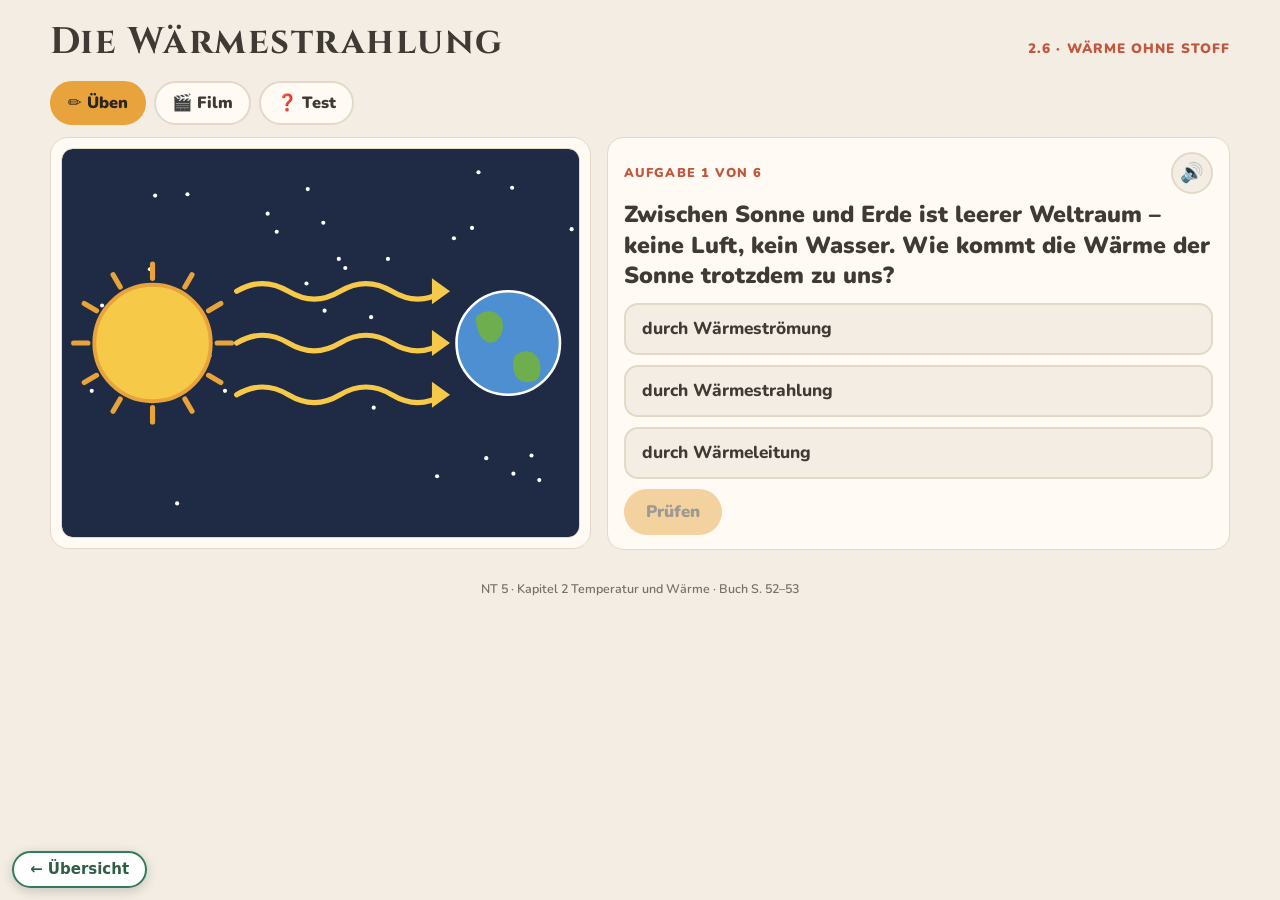
<file: 2-6.html>
<!doctype html>
<html lang="de"><head><meta charset="utf-8"><meta name="viewport" content="width=device-width,initial-scale=1,viewport-fit=cover">
<title>2.6 Die Wärmestrahlung · NT 5</title>
<link rel="preconnect" href="https://fonts.googleapis.com"><link href="https://fonts.googleapis.com/css2?family=Cinzel:wght@700&family=Nunito:wght@600;700;800;900&display=swap" rel="stylesheet">
<style>/* Übungsseiten NT 5 – Aufbau und Look wie die GPG-5-Übungen (Canva-Masterfolie):
   cremefarbener Grund, Cinzel-Überschrift, goldene Reiter, rostrote Kennzeichnung.
   Oben Reiter, links die Abbildung (Spielfläche), rechts das Bedienfeld. */
:root{
  --paper:#f4ede4; --card:#fffaf3; --ink:#3f3a34; --muted:#7a6f62; --line:#e4d8c8;
  --gold:#e8a33d; --rust:#c0573e; --ok:#3f8f4a; --bad:#c0392b; --okl:#e3f1e3; --badl:#f8e1dc; --sel:#fbe6c8; --sky:#e9f1f7;
  --display:"Cinzel", Georgia, serif; --body:"Nunito", system-ui, sans-serif;
  color-scheme: light;
  --sun:#e8a33d; --hot:#c0573e; --cold:#2f6fb0;
}
*{box-sizing:border-box}
[hidden]{display:none!important}
html{-webkit-text-size-adjust:100%}
body{background:var(--paper);color:var(--ink);font-family:var(--body);font-weight:600;margin:0;font-size:17px;line-height:1.45;
  padding-left:max(16px,env(safe-area-inset-left,0px));padding-right:max(16px,env(safe-area-inset-right,0px));padding-block:0 70px}
button{font:inherit;color:inherit;cursor:pointer}
button:focus-visible,[tabindex]:focus-visible{outline:3px solid var(--rust);outline-offset:2px}
.wrap{max-width:1180px;margin:0 auto;display:grid;gap:12px}
header{display:flex;flex-wrap:wrap;align-items:baseline;justify-content:space-between;gap:6px 20px;padding-top:16px}
h1{font-family:var(--display);font-size:clamp(1.4rem,3.4vw,2.3rem);letter-spacing:.04em;margin:0;text-wrap:balance}
.tag{color:var(--rust);font-weight:900;font-size:.85rem;letter-spacing:.08em;text-transform:uppercase}
.tabs{display:flex;flex-wrap:wrap;gap:8px}
.tabs button,.pill{font:900 1.02rem var(--body);background:var(--card);color:var(--ink);border:2px solid var(--line);border-radius:999px;padding:9px 16px;cursor:pointer}
.tabs button[aria-selected="true"],.pill[aria-pressed="true"]{background:var(--gold);border-color:var(--gold);color:#2b2620}
.lvl{display:grid;gap:12px}
.grid2{display:grid;grid-template-columns:minmax(0,1fr) minmax(0,1.15fr);gap:16px;align-items:start}
@media (max-width:820px){.grid2{grid-template-columns:1fr}}
.stage{background:var(--card);border:1px solid var(--line);border-radius:18px;padding:10px;min-width:0}
.stage .fig{margin:0;max-width:none}
.stage svg{display:block;width:100%;height:auto;max-height:62vh}
.side{display:grid;gap:12px;min-width:0}
.box{background:var(--card);border:1px solid var(--line);border-radius:16px;padding:14px 16px;min-width:0}
.box.solo{max-width:900px;width:100%}
.kicker{font-size:.8rem;font-weight:900;letter-spacing:.08em;text-transform:uppercase;color:var(--rust)}
.big{font-size:clamp(1.15rem,2.6vw,1.45rem);font-weight:900;line-height:1.3;margin:6px 0 12px}
.box p{margin:6px 0;line-height:1.5;font-size:1.05rem}
.row{display:flex;flex-wrap:wrap;gap:8px;align-items:center;margin-top:10px}
.row.between{justify-content:space-between;flex-wrap:nowrap;margin-top:0}
.btn{font:900 1.05rem var(--body);background:var(--gold);color:#2b2620;border:0;border-radius:999px;padding:11px 22px;min-height:46px}
.btn.ghost{background:transparent;border:2px solid var(--line);color:var(--ink)}
.btn:disabled{opacity:.45;cursor:default}
.msg{font-weight:900;font-size:1.1rem;margin:10px 0 0}
.msg:empty{display:none}
.msg.ok{color:var(--ok)} .msg.bad{color:var(--bad)}
.msg .why{display:block;font-weight:700;font-size:1rem;color:var(--ink);margin-top:4px}
.score{font-variant-numeric:tabular-nums;color:var(--muted);font-weight:900}
.score:empty{display:none}
.src{color:var(--muted);font-size:.78rem}
.foot{text-align:center;margin-top:18px}
.speak{flex:0 0 auto;border:2px solid var(--line);background:var(--paper);border-radius:999px;width:42px;height:42px;font-size:19px}
.tip{display:none;background:#fff4e2;border:2px dashed #f0cfa0;border-radius:12px;padding:8px 12px}
.tip.show{display:block}
.sub{color:var(--muted);margin:0 0 10px;font-size:.95rem}

/* Antwortknöpfe wie im GPG-Quiz */
.fig{max-width:380px;margin:0 auto 12px}
.fig svg,.opt svg{width:100%;height:auto;display:block;background:#fff;border-radius:12px;border:1px solid var(--line)}
.opts{display:grid;gap:10px}
.opts.img{grid-template-columns:repeat(auto-fill,minmax(150px,1fr))}
.opt{font:800 1.08rem var(--body);text-align:left;background:var(--paper);color:var(--ink);border:2px solid var(--line);border-radius:14px;padding:12px 16px;display:flex;flex-direction:column;gap:8px;justify-content:center;min-height:52px}
.opt.sel{border-color:var(--gold);background:var(--sel)}
.opt.ok{border-color:var(--ok);background:var(--okl)}
.opt.bad{border-color:var(--bad);background:var(--badl)}
/* richtig / falsch */
.tf{display:grid;gap:10px}
.tfrow{display:flex;gap:10px;align-items:center;background:var(--paper);border:2px solid var(--line);border-radius:14px;padding:8px 10px}
.tfrow .t{flex:1;font-weight:800}
.tfrow button{border:2px solid var(--line);background:var(--card);border-radius:999px;padding:8px 12px;min-width:84px;font-weight:900}
.tfrow button.sel{border-color:var(--gold);background:var(--gold);color:#2b2620}
.tfrow.ok{border-color:var(--ok);background:var(--okl)}.tfrow.bad{border-color:var(--bad);background:var(--badl)}
/* zuordnen */
.match{display:grid;grid-template-columns:1fr 1fr;gap:10px 16px}
.match .col{display:grid;gap:10px;align-content:start}
.mitem{background:var(--paper);border:2px solid var(--line);border-radius:14px;padding:10px 12px;min-height:56px;font-weight:800;text-align:left;position:relative}
.mitem.active{border-color:var(--gold);box-shadow:0 0 0 4px var(--sel)}
.mitem .tag{position:absolute;top:-10px;right:-8px;background:var(--ink);color:#fff;border-radius:999px;font-size:13px;padding:1px 8px;letter-spacing:0}
.mitem.ok{border-color:var(--ok);background:var(--okl)}.mitem.bad{border-color:var(--bad);background:var(--badl)}
/* Lückentext */
.cloze{font-size:1.15rem;line-height:2.5;margin:0 0 12px}
.gap{display:inline-block;min-width:110px;border:0;border-bottom:3px solid var(--rust);background:#fff;border-radius:10px 10px 0 0;padding:0 10px;font-weight:900;line-height:1.7;text-align:center}
.gap.active{background:var(--sel);border-color:var(--gold)}
.gap.ok{background:var(--okl);border-color:var(--ok)}.gap.bad{background:var(--badl);border-color:var(--bad)}
.bank{display:flex;flex-wrap:wrap;gap:8px;padding:12px;background:var(--paper);border-radius:14px;border:2px dashed var(--gold)}
.chip{background:var(--card);border:2px solid var(--line);border-radius:999px;padding:8px 14px;font-weight:900;min-height:44px}
.chip.used{opacity:.3}
.chip.active{border-color:var(--gold);background:var(--sel)}
.chip.ok{border-color:var(--ok);background:var(--okl)}.chip.bad{border-color:var(--bad);background:var(--badl)}
/* Reihenfolge */
.olist{display:grid;gap:10px}
.ocard{display:flex;gap:12px;align-items:center;background:var(--paper);border:2px solid var(--line);border-radius:14px;padding:10px 12px;font-weight:800;text-align:left;width:100%}
.ocard .n{flex:0 0 auto;width:36px;height:36px;border-radius:50%;border:2px dashed var(--muted);display:grid;place-items:center;font-weight:900}
.ocard.sel .n{border:0;background:var(--gold);color:#2b2620}
.ocard.ok{border-color:var(--ok);background:var(--okl)}.ocard.bad{border-color:var(--bad);background:var(--badl)}
/* sortieren */
.pool{display:flex;flex-wrap:wrap;gap:8px;min-height:56px;padding:10px;border-radius:14px;background:var(--paper);margin-bottom:12px}
.buckets{display:grid;gap:12px;grid-template-columns:repeat(auto-fit,minmax(180px,1fr))}
.bucket{border:2px dashed var(--line);border-radius:14px;padding:10px;min-height:120px;background:#fff;cursor:pointer}
.bucket h4{margin:0 0 8px;font-size:1rem;font-weight:900}
.bucket .chip{display:inline-block;margin:3px}
.bucket.hl{border-color:var(--gold);background:#fffaf0}
/* Thermometer */
.thermos{display:grid;grid-template-columns:repeat(auto-fill,minmax(200px,1fr));gap:12px}
.th{background:#fff;border:2px solid var(--line);border-radius:14px;padding:10px;text-align:center}
.th svg{height:230px;width:auto}
.stepper{display:flex;align-items:center;justify-content:center;gap:4px;margin-top:6px}
.stepper button{width:36px;height:40px;padding:0;border-radius:999px;border:2px solid var(--line);background:var(--card);font-size:20px;font-weight:900}
.stepper .v{min-width:62px;text-align:center;font-weight:900;font-size:1.15rem}
.th.ok{border-color:var(--ok);background:var(--okl)}.th.bad{border-color:var(--bad);background:var(--badl)}
.setth{display:flex;gap:18px;align-items:center;flex-wrap:wrap;justify-content:center}
.badge2{font-weight:900}
/* Simulation */
.sim canvas{width:100%;height:auto;display:block;background:#fff;border-radius:14px;border:1px solid var(--line);touch-action:none}
.simctl{display:flex;align-items:center;gap:12px;margin-top:10px;flex-wrap:wrap;font-weight:800}
.simctl input{flex:1;min-width:180px;accent-color:var(--rust)}
/* Film */
.film{display:flex;gap:14px;align-items:center;text-decoration:none;color:inherit;margin-top:8px}
.film .play{flex:0 0 64px;height:64px;border-radius:18px;background:var(--rust);color:#fff;display:grid;place-items:center;font-size:28px}
.film .big{display:block;margin:0}
/* Ergebnis */
.result{text-align:center}
.result .row{justify-content:center}
.result .sun{font-size:52px;line-height:1.1;margin-top:6px}
.result .nm{font:inherit;padding:6px 12px;border-radius:999px;border:2px solid var(--line);width:180px;background:#fff}
/* gesperrte Übung */
.lockpage{text-align:center;padding:40px 20px;margin-top:40px}
.lockpage h1{font-size:1.6rem}
.lockpage .pill{display:inline-block;text-decoration:none;margin-top:10px}
@media (max-width:560px){.match{gap:8px}.mitem{font-size:15px;padding:8px}}
@media (prefers-reduced-motion: reduce){*{transition:none!important;animation:none!important}}
/* Thermometer exakt ablesbar */
.thermos{grid-template-columns:repeat(auto-fill,minmax(200px,1fr))!important}
.th{display:flex;flex-direction:column;align-items:center;gap:6px}
.th svg{width:170px!important;height:auto!important;max-height:none!important;background:transparent!important;border:0!important}
.stepper{display:flex!important;flex-direction:column;align-items:center;gap:6px}
.stepper .v{font-size:1.35rem!important;font-weight:900;min-width:0!important}
.sbtns{display:flex;gap:6px}
.sbtns button{min-width:40px;height:42px;border-radius:12px;border:2px solid var(--line);background:var(--card);font-weight:900;font-size:1rem;padding:0 6px}
.sbtns button:active{background:var(--sel)}
.thfig{max-width:190px!important}
.stage .thfig svg{width:170px!important;margin:0 auto;max-height:none}
.stage .fig.thfig{margin:0 auto}
</style></head>
<body data-uebung="2.6"><main class="wrap" id="app"></main>
<script>window.PAGE = {"no": "2.6", "title": "Die Wärmestrahlung", "sub": "Wärme ohne Stoff", "book": "S. 52–53", "tasks": [{"type": "mc", "img": "sonneerde_nt", "q": "Zwischen Sonne und Erde ist leerer Weltraum – keine Luft, kein Wasser. Wie kommt die Wärme der Sonne trotzdem zu uns?", "opts": [{"t": "durch Wärmestrahlung"}, {"t": "durch Wärmeleitung"}, {"t": "durch Wärmeströmung"}], "a": 0, "why": "Leitung und Strömung brauchen einen Stoff. Strahlung kommt auch durch den leeren Weltraum."}, {"type": "mc", "img": "feuer", "q": "Am Lagerfeuer bläst der Wind die warme Luft zur Seite. Trotzdem wird dein Gesicht warm. Warum?", "opts": [{"t": "Das Feuer sendet Wärmestrahlung aus."}, {"t": "Die Wärme wird durch den Boden geleitet."}, {"t": "Das Gesicht wird von alleine warm."}], "a": 0}, {"type": "mc", "img": "shirts_nt", "q": "Ein schwarzes und ein weißes T-Shirt liegen in der Sonne. Welches wird heißer?", "opts": [{"t": "das schwarze T-Shirt"}, {"t": "das weiße T-Shirt"}, {"t": "beide gleich"}], "a": 0}, {"type": "cloze", "q": "Ergänze den Merksatz.", "text": "Wärme kann sich auch ohne Stoff ausbreiten. Das nennt man {Wärmestrahlung}. {Dunkle} Flächen nehmen viel Strahlung auf. {Helle} Flächen werfen viel Strahlung zurück.", "extra": ["Wärmeleitung", "Luft"]}, {"type": "mc", "q": "Warum sind Sonnenkollektoren auf dem Dach schwarz?", "opts": [{"t": "Schwarz nimmt viel Strahlung auf – das Wasser darin wird heißer."}, {"t": "Schwarz wirft die Strahlung zurück."}, {"t": "Schwarz sieht schöner aus."}], "a": 0}, {"type": "sort", "q": "Jetzt kennst du alle drei Wege. Leitung, Strömung oder Strahlung?", "buckets": ["Leitung", "Strömung", "Strahlung"], "items": [["Löffel im heißen Tee", 0], ["Herdplatte macht den Topf heiß", 0], ["Heizung wärmt das ganze Zimmer", 1], ["Heißluftballon steigt", 1], ["Sonne wärmt dein Gesicht", 2], ["Hände vor dem Kaminfeuer", 2]]}], "img": {"feuer": "<svg viewBox=\"0 0 400 300\" xmlns=\"http://www.w3.org/2000/svg\"><path d=\"M120,265 L280,240 M120,240 L280,265\" fill=\"none\" stroke=\"#7A4E2D\" stroke-width=\"14\" stroke-linecap=\"round\" stroke-linejoin=\"round\"/><path d=\"M200,148.39999999999998 C158.0,203.0 166.4,245 200,245 C233.6,245 242.0,203.0 200,148.39999999999998Z\" fill=\"#E8A33A\" stroke=\"#C9553A\" stroke-width=\"2.5\" stroke-linecap=\"round\" stroke-linejoin=\"round\"/><path d=\"M200,190.4 C181.1,219.8 183.2,240.8 200,240.8 C216.8,240.8 218.9,219.8 200,190.4Z\" fill=\"#F7C948\" stroke=\"#F7C948\" stroke-width=\"1\" stroke-linecap=\"round\" stroke-linejoin=\"round\"/><path d=\"M50,150 C80,140 90,170 80,185 L30,190 L20,150Z\" fill=\"#F2C9A0\" stroke=\"#3B342C\" stroke-width=\"2.5\" stroke-linecap=\"round\" stroke-linejoin=\"round\"/><path d=\"M145,120 q-15,-8 -30,0 t-30,0\" fill=\"none\" stroke=\"#C9553A\" stroke-width=\"3\" stroke-linecap=\"round\" stroke-linejoin=\"round\"/><path d=\"M145,155 q-15,-8 -30,0 t-30,0\" fill=\"none\" stroke=\"#C9553A\" stroke-width=\"3\" stroke-linecap=\"round\" stroke-linejoin=\"round\"/><path d=\"M145,190 q-15,-8 -30,0 t-30,0\" fill=\"none\" stroke=\"#C9553A\" stroke-width=\"3\" stroke-linecap=\"round\" stroke-linejoin=\"round\"/><path d=\"M350,150 C320,140 310,170 320,185 L370,190 L380,150Z\" fill=\"#F2C9A0\" stroke=\"#3B342C\" stroke-width=\"2.5\" stroke-linecap=\"round\" stroke-linejoin=\"round\"/><path d=\"M255,120 q15,-8 30,0 t30,0\" fill=\"none\" stroke=\"#C9553A\" stroke-width=\"3\" stroke-linecap=\"round\" stroke-linejoin=\"round\"/><path d=\"M255,155 q15,-8 30,0 t30,0\" fill=\"none\" stroke=\"#C9553A\" stroke-width=\"3\" stroke-linecap=\"round\" stroke-linejoin=\"round\"/><path d=\"M255,190 q15,-8 30,0 t30,0\" fill=\"none\" stroke=\"#C9553A\" stroke-width=\"3\" stroke-linecap=\"round\" stroke-linejoin=\"round\"/><text x=\"200\" y=\"30\" font-family=\"Nunito, DejaVu Sans, sans-serif\" font-weight=\"700\" font-size=\"18\" fill=\"#C9553A\" text-anchor=\"middle\">Wärme kommt bei dir an<\/text><\/svg>", "shirts_nt": "<svg viewBox=\"0 0 400 300\" xmlns=\"http://www.w3.org/2000/svg\"><path d=\"M65,40 L30,65 L45,100 L60,92 L60,200 L160,200 L160,92 L175,100 L190,65 L155,40 C140,55 80,55 65,40Z\" fill=\"#2D2D2D\" stroke=\"#3B342C\" stroke-width=\"3\" stroke-linecap=\"round\" stroke-linejoin=\"round\"/><path d=\"M245,40 L210,65 L225,100 L240,92 L240,200 L340,200 L340,92 L355,100 L370,65 L335,40 C320,55 260,55 245,40Z\" fill=\"#FFFFFF\" stroke=\"#3B342C\" stroke-width=\"3\" stroke-linecap=\"round\" stroke-linejoin=\"round\"/><line x1=\"221.0\" y1=\"10.0\" x2=\"232.0\" y2=\"10.0\" stroke=\"#E8A33A\" stroke-width=\"4\" stroke-linecap=\"round\"/><line x1=\"217.0\" y1=\"22.3\" x2=\"225.9\" y2=\"28.8\" stroke=\"#E8A33A\" stroke-width=\"4\" stroke-linecap=\"round\"/><line x1=\"206.5\" y1=\"30.0\" x2=\"209.9\" y2=\"40.4\" stroke=\"#E8A33A\" stroke-width=\"4\" stroke-linecap=\"round\"/><line x1=\"193.5\" y1=\"30.0\" x2=\"190.1\" y2=\"40.4\" stroke=\"#E8A33A\" stroke-width=\"4\" stroke-linecap=\"round\"/><line x1=\"183.0\" y1=\"22.3\" x2=\"174.1\" y2=\"28.8\" stroke=\"#E8A33A\" stroke-width=\"4\" stroke-linecap=\"round\"/><line x1=\"179.0\" y1=\"10.0\" x2=\"168.0\" y2=\"10.0\" stroke=\"#E8A33A\" stroke-width=\"4\" stroke-linecap=\"round\"/><line x1=\"183.0\" y1=\"-2.3\" x2=\"174.1\" y2=\"-8.8\" stroke=\"#E8A33A\" stroke-width=\"4\" stroke-linecap=\"round\"/><line x1=\"193.5\" y1=\"-10.0\" x2=\"190.1\" y2=\"-20.4\" stroke=\"#E8A33A\" stroke-width=\"4\" stroke-linecap=\"round\"/><line x1=\"206.5\" y1=\"-10.0\" x2=\"209.9\" y2=\"-20.4\" stroke=\"#E8A33A\" stroke-width=\"4\" stroke-linecap=\"round\"/><line x1=\"217.0\" y1=\"-2.3\" x2=\"225.9\" y2=\"-8.8\" stroke=\"#E8A33A\" stroke-width=\"4\" stroke-linecap=\"round\"/><circle cx=\"200\" cy=\"10\" r=\"16\" fill=\"#F7C948\" stroke=\"#E8A33A\" stroke-width=\"3\"/><line x1=\"194.0\" y1=\"30.0\" x2=\"90.0\" y2=\"75.0\" stroke=\"#F7C948\" stroke-width=\"3\" stroke-linecap=\"round\" stroke-dasharray=\"6 5\"/><line x1=\"206.0\" y1=\"30.0\" x2=\"130.0\" y2=\"75.0\" stroke=\"#F7C948\" stroke-width=\"3\" stroke-linecap=\"round\" stroke-dasharray=\"6 5\"/><line x1=\"194.0\" y1=\"30.0\" x2=\"270.0\" y2=\"75.0\" stroke=\"#F7C948\" stroke-width=\"3\" stroke-linecap=\"round\" stroke-dasharray=\"6 5\"/><line x1=\"206.0\" y1=\"30.0\" x2=\"310.0\" y2=\"75.0\" stroke=\"#F7C948\" stroke-width=\"3\" stroke-linecap=\"round\" stroke-dasharray=\"6 5\"/><line x1=\"290.0\" y1=\"60.0\" x2=\"330.0\" y2=\"20.0\" stroke=\"#E8A33A\" stroke-width=\"3\" stroke-linecap=\"round\"/><polygon points=\"330.0,20.0 326.7,29.4 320.6,23.3\" fill=\"#E8A33A\" stroke=\"#E8A33A\" stroke-width=\"2\" stroke-linejoin=\"round\"/><line x1=\"270.0\" y1=\"60.0\" x2=\"250.0\" y2=\"22.0\" stroke=\"#E8A33A\" stroke-width=\"3\" stroke-linecap=\"round\"/><polygon points=\"250.0,22.0 258.0,27.9 250.3,32.0\" fill=\"#E8A33A\" stroke=\"#E8A33A\" stroke-width=\"2\" stroke-linejoin=\"round\"/><rect x=\"95.0\" y=\"203\" width=\"30\" height=\"78.0\" rx=\"8\" fill=\"#FFFFFF\" stroke=\"#3B342C\" stroke-width=\"2.5\"/><rect x=\"107.5\" y=\"215\" width=\"5.0\" height=\"40\" rx=\"2.5\" fill=\"#EEF3F6\" stroke=\"#3B342C\" stroke-width=\"2\"/><rect x=\"109.5\" y=\"221.0\" width=\"1.0\" height=\"38.0\" fill=\"#C9553A\"/><circle cx=\"110\" cy=\"261.0\" r=\"6.2\" fill=\"#C9553A\" stroke=\"#3B342C\" stroke-width=\"2.5\"/><line x1=\"114.5\" y1=\"223.0\" x2=\"121.5\" y2=\"223.0\" stroke=\"#3B342C\" stroke-width=\"1.6\" stroke-linecap=\"round\"/><line x1=\"114.5\" y1=\"231.0\" x2=\"117.5\" y2=\"231.0\" stroke=\"#3B342C\" stroke-width=\"1.6\" stroke-linecap=\"round\"/><line x1=\"114.5\" y1=\"239.0\" x2=\"121.5\" y2=\"239.0\" stroke=\"#3B342C\" stroke-width=\"1.6\" stroke-linecap=\"round\"/><line x1=\"114.5\" y1=\"247.0\" x2=\"117.5\" y2=\"247.0\" stroke=\"#3B342C\" stroke-width=\"1.6\" stroke-linecap=\"round\"/><rect x=\"275.0\" y=\"203\" width=\"30\" height=\"78.0\" rx=\"8\" fill=\"#FFFFFF\" stroke=\"#3B342C\" stroke-width=\"2.5\"/><rect x=\"287.5\" y=\"215\" width=\"5.0\" height=\"40\" rx=\"2.5\" fill=\"#EEF3F6\" stroke=\"#3B342C\" stroke-width=\"2\"/><rect x=\"289.5\" y=\"241.0\" width=\"1.0\" height=\"18.0\" fill=\"#C9553A\"/><circle cx=\"290\" cy=\"261.0\" r=\"6.2\" fill=\"#C9553A\" stroke=\"#3B342C\" stroke-width=\"2.5\"/><line x1=\"294.5\" y1=\"223.0\" x2=\"301.5\" y2=\"223.0\" stroke=\"#3B342C\" stroke-width=\"1.6\" stroke-linecap=\"round\"/><line x1=\"294.5\" y1=\"231.0\" x2=\"297.5\" y2=\"231.0\" stroke=\"#3B342C\" stroke-width=\"1.6\" stroke-linecap=\"round\"/><line x1=\"294.5\" y1=\"239.0\" x2=\"301.5\" y2=\"239.0\" stroke=\"#3B342C\" stroke-width=\"1.6\" stroke-linecap=\"round\"/><line x1=\"294.5\" y1=\"247.0\" x2=\"297.5\" y2=\"247.0\" stroke=\"#3B342C\" stroke-width=\"1.6\" stroke-linecap=\"round\"/><\/svg>", "sonneerde_nt": "<svg viewBox=\"0 0 400 300\" xmlns=\"http://www.w3.org/2000/svg\"><rect x=\"0\" y=\"0\" width=\"400\" height=\"300\" rx=\"8\" fill=\"#1F2A44\" stroke=\"none\" stroke-width=\"0\"/><circle cx=\"97\" cy=\"35\" r=\"1.6\" fill=\"#FFFFFF\"/><circle cx=\"159\" cy=\"50\" r=\"1.6\" fill=\"#FFFFFF\"/><circle cx=\"31\" cy=\"121\" r=\"1.6\" fill=\"#FFFFFF\"/><circle cx=\"363\" cy=\"237\" r=\"1.6\" fill=\"#FFFFFF\"/><circle cx=\"303\" cy=\"69\" r=\"1.6\" fill=\"#FFFFFF\"/><circle cx=\"214\" cy=\"85\" r=\"1.6\" fill=\"#FFFFFF\"/><circle cx=\"72\" cy=\"36\" r=\"1.6\" fill=\"#FFFFFF\"/><circle cx=\"89\" cy=\"274\" r=\"1.6\" fill=\"#FFFFFF\"/><circle cx=\"328\" cy=\"239\" r=\"1.6\" fill=\"#FFFFFF\"/><circle cx=\"317\" cy=\"61\" r=\"1.6\" fill=\"#FFFFFF\"/><circle cx=\"126\" cy=\"187\" r=\"1.6\" fill=\"#FFFFFF\"/><circle cx=\"290\" cy=\"253\" r=\"1.6\" fill=\"#FFFFFF\"/><circle cx=\"348\" cy=\"30\" r=\"1.6\" fill=\"#FFFFFF\"/><circle cx=\"241\" cy=\"200\" r=\"1.6\" fill=\"#FFFFFF\"/><circle cx=\"202\" cy=\"57\" r=\"1.6\" fill=\"#FFFFFF\"/><circle cx=\"190\" cy=\"31\" r=\"1.6\" fill=\"#FFFFFF\"/><circle cx=\"369\" cy=\"256\" r=\"1.6\" fill=\"#FFFFFF\"/><circle cx=\"219\" cy=\"92\" r=\"1.6\" fill=\"#FFFFFF\"/><circle cx=\"359\" cy=\"171\" r=\"1.6\" fill=\"#FFFFFF\"/><circle cx=\"349\" cy=\"251\" r=\"1.6\" fill=\"#FFFFFF\"/><circle cx=\"203\" cy=\"125\" r=\"1.6\" fill=\"#FFFFFF\"/><circle cx=\"239\" cy=\"130\" r=\"1.6\" fill=\"#FFFFFF\"/><circle cx=\"68\" cy=\"93\" r=\"1.6\" fill=\"#FFFFFF\"/><circle cx=\"322\" cy=\"18\" r=\"1.6\" fill=\"#FFFFFF\"/><circle cx=\"23\" cy=\"187\" r=\"1.6\" fill=\"#FFFFFF\"/><circle cx=\"114\" cy=\"160\" r=\"1.6\" fill=\"#FFFFFF\"/><circle cx=\"189\" cy=\"104\" r=\"1.6\" fill=\"#FFFFFF\"/><circle cx=\"394\" cy=\"62\" r=\"1.6\" fill=\"#FFFFFF\"/><circle cx=\"166\" cy=\"64\" r=\"1.6\" fill=\"#FFFFFF\"/><circle cx=\"252\" cy=\"85\" r=\"1.6\" fill=\"#FFFFFF\"/><line x1=\"120.0\" y1=\"150.0\" x2=\"131.0\" y2=\"150.0\" stroke=\"#E8A33A\" stroke-width=\"4\" stroke-linecap=\"round\"/><line x1=\"113.3\" y1=\"175.0\" x2=\"122.8\" y2=\"180.5\" stroke=\"#E8A33A\" stroke-width=\"4\" stroke-linecap=\"round\"/><line x1=\"95.0\" y1=\"193.3\" x2=\"100.5\" y2=\"202.8\" stroke=\"#E8A33A\" stroke-width=\"4\" stroke-linecap=\"round\"/><line x1=\"70.0\" y1=\"200.0\" x2=\"70.0\" y2=\"211.0\" stroke=\"#E8A33A\" stroke-width=\"4\" stroke-linecap=\"round\"/><line x1=\"45.0\" y1=\"193.3\" x2=\"39.5\" y2=\"202.8\" stroke=\"#E8A33A\" stroke-width=\"4\" stroke-linecap=\"round\"/><line x1=\"26.7\" y1=\"175.0\" x2=\"17.2\" y2=\"180.5\" stroke=\"#E8A33A\" stroke-width=\"4\" stroke-linecap=\"round\"/><line x1=\"20.0\" y1=\"150.0\" x2=\"9.0\" y2=\"150.0\" stroke=\"#E8A33A\" stroke-width=\"4\" stroke-linecap=\"round\"/><line x1=\"26.7\" y1=\"125.0\" x2=\"17.2\" y2=\"119.5\" stroke=\"#E8A33A\" stroke-width=\"4\" stroke-linecap=\"round\"/><line x1=\"45.0\" y1=\"106.7\" x2=\"39.5\" y2=\"97.2\" stroke=\"#E8A33A\" stroke-width=\"4\" stroke-linecap=\"round\"/><line x1=\"70.0\" y1=\"100.0\" x2=\"70.0\" y2=\"89.0\" stroke=\"#E8A33A\" stroke-width=\"4\" stroke-linecap=\"round\"/><line x1=\"95.0\" y1=\"106.7\" x2=\"100.5\" y2=\"97.2\" stroke=\"#E8A33A\" stroke-width=\"4\" stroke-linecap=\"round\"/><line x1=\"113.3\" y1=\"125.0\" x2=\"122.8\" y2=\"119.5\" stroke=\"#E8A33A\" stroke-width=\"4\" stroke-linecap=\"round\"/><circle cx=\"70\" cy=\"150\" r=\"45\" fill=\"#F7C948\" stroke=\"#E8A33A\" stroke-width=\"3\"/><path d=\"M135,110 q20,-12 40,0 t40,0 t40,0 t40,0\" fill=\"none\" stroke=\"#F7C948\" stroke-width=\"4\" stroke-linecap=\"round\" stroke-linejoin=\"round\"/><polygon points=\"300,110 286,100 286,120\" fill=\"#F7C948\"/><path d=\"M135,150 q20,-12 40,0 t40,0 t40,0 t40,0\" fill=\"none\" stroke=\"#F7C948\" stroke-width=\"4\" stroke-linecap=\"round\" stroke-linejoin=\"round\"/><polygon points=\"300,150 286,140 286,160\" fill=\"#F7C948\"/><path d=\"M135,190 q20,-12 40,0 t40,0 t40,0 t40,0\" fill=\"none\" stroke=\"#F7C948\" stroke-width=\"4\" stroke-linecap=\"round\" stroke-linejoin=\"round\"/><polygon points=\"300,190 286,180 286,200\" fill=\"#F7C948\"/><circle cx=\"345\" cy=\"150\" r=\"40\" fill=\"#4D8FD0\" stroke=\"#FFFFFF\" stroke-width=\"2\"/><path d=\"M320,130 C330,120 345,128 340,142 C335,156 320,150 320,130Z M350,160 C362,150 375,162 368,178 C355,185 345,175 350,160Z\" fill=\"#6FAE4F\" stroke=\"none\" stroke-width=\"0\" stroke-linecap=\"round\" stroke-linejoin=\"round\"/><\/svg>"}, "film": {"t": "In der Sonne brutzeln", "url": "https://www.planet-schule.de/schwerpunkt/achtung-experiment/in-der-sonne-brutzeln-film-100.html", "d": "Kann man mit einem Solarkocher nur mit Sonnenstrahlung ein Steak braten?"}, "color": "#D98A1F", "test": [{"type": "mc", "q": "Warum sind Häuser in heißen Ländern oft weiß gestrichen?", "opts": [{"t": "Weiß wirft viel Strahlung zurück – das Haus bleibt kühler."}, {"t": "Weiß nimmt viel Strahlung auf."}, {"t": "Weiße Farbe ist billiger."}], "a": 0, "why": ""}, {"type": "mc", "q": "Welcher Weg der Wärme funktioniert auch im leeren Weltraum?", "opts": [{"t": "Wärmestrahlung"}, {"t": "Wärmeleitung"}, {"t": "Wärmeströmung"}], "a": 0, "why": ""}, {"type": "tf", "q": "Richtig oder falsch?", "items": [["Dunkle Flächen nehmen viel Wärmestrahlung auf.", true], ["Wärmestrahlung braucht Luft, um sich auszubreiten.", false]]}]};</script>
<script>/* Freigabe der Übungen durch die Lehrkraft.
   Zustand liegt im Gerät (localStorage) und kann per Link/QR an alle iPads verteilt werden:
   index.html?frei=2.1,2.2&t=<Zeitstempel>   (frei=- bedeutet: alles gesperrt)  */
(function () {
  var ALL = ["2.1", "2.2", "2.3", "2.4", "2.5", "2.6", "2.7"];
  var KEY = "nt5tw_freigabe";
  var PIN = (typeof LEHRERCODE !== "undefined" ? String(LEHRERCODE) : "5555");
  function load() {
    try { var s = JSON.parse(localStorage.getItem(KEY)); if (s && s.open) return s; } catch (e) {}
    return { open: ALL.slice(), t: 0 };            // Standard: alles offen
  }
  function save(s) { try { localStorage.setItem(KEY, JSON.stringify(s)); } catch (e) {} }
  var st = load();

  // Freigabe-Link übernehmen (nur wenn neuer als der gespeicherte Stand)
  var q = new URLSearchParams(location.search);
  if (q.has("frei")) {
    var t = parseInt(q.get("t") || "0", 10);
    if (t >= (st.t || 0)) {
      var f = q.get("frei");
      st = { open: f === "-" ? [] : f.split(",").filter(function (x) { return ALL.indexOf(x) >= 0; }), t: t };
      save(st);
    }
    history.replaceState(null, "", location.pathname);
  }
  var isOpen = function (no) { return st.open.indexOf(no) >= 0; };
  window.NT5_FREI = { isOpen: isOpen };

  // ---------- Übungsseite: gesperrt? ----------
  var page = document.body.getAttribute("data-uebung");
  if (page) {
    if (!isOpen(page)) {
      window.NT5_LOCKED = true;
      document.body.innerHTML = '<main class="wrap"><div class="box lockpage"><div style="font-size:64px">🔒</div>' +
        '<h1>Übung ' + page + ' ist noch gesperrt</h1><p class="sub">Deine Lehrkraft schaltet sie frei, wenn ihr das Thema besprochen habt.</p>' +
        '<a class="pill" href="index.html">← Zur Übersicht</a></div></main>';
    }
    return;
  }

  // ---------- Startseite ----------
  function paint() {
    document.querySelectorAll("a.card[data-no]").forEach(function (a) {
      var no = a.getAttribute("data-no"), o = isOpen(no);
      a.classList.toggle("locked", !o);
      a.querySelector(".go").textContent = o ? "Übung starten →" : "🔒 gesperrt";
      a.setAttribute("aria-disabled", o ? "false" : "true");
    });
    var n = st.open.length;
    var info = document.getElementById("freiinfo");
    if (info) info.textContent = n === ALL.length ? "" : n === 0 ? "Alle Übungen sind gerade gesperrt." : "Freigegeben: " + st.open.join(", ");
  }
  document.querySelectorAll("a.card[data-no]").forEach(function (a) {
    a.addEventListener("click", function (e) {
      if (!isOpen(a.getAttribute("data-no"))) { e.preventDefault(); a.classList.remove("shake"); void a.offsetWidth; a.classList.add("shake"); }
    });
  });
  paint();

  // ---------- Lehrkraft-Bereich ----------
  var dlg = document.getElementById("teacher");
  if (!dlg) return;
  var pinBox = document.getElementById("pinbox"), panel = document.getElementById("tpanel");
  document.getElementById("tbtn").onclick = function () {
    dlg.hidden = false; pinBox.hidden = false; panel.hidden = true;
    var inp = document.getElementById("pin"); inp.value = ""; document.getElementById("pinerr").textContent = ""; inp.focus();
  };
  document.getElementById("tclose").onclick = function () { dlg.hidden = true; };
  dlg.addEventListener("click", function (e) { if (e.target === dlg) dlg.hidden = true; });
  function tryPin() {
    if (document.getElementById("pin").value.trim() === PIN) { pinBox.hidden = true; panel.hidden = false; buildList(); }
    else document.getElementById("pinerr").textContent = "Falscher Code.";
  }
  document.getElementById("pinok").onclick = tryPin;
  document.getElementById("pin").addEventListener("keydown", function (e) { if (e.key === "Enter") tryPin(); });

  function link() {
    var base = /^https?:/.test(location.protocol) ? location.href.split("?")[0].split("#")[0]
             : (typeof ADRESSE !== "undefined" ? ADRESSE : location.href.split("?")[0]);
    return base + "?frei=" + (st.open.length ? st.open.join(",") : "-") + "&t=" + st.t;
  }
  function qrSvg(text) {
    try { var q = qrcode(0, "M"); q.addData(text); q.make(); return q.createSvgTag({ cellSize: 6, margin: 2, scalable: true }); }
    catch (e) { return "<p>QR-Code konnte nicht erzeugt werden.</p>"; }
  }
  function openList() { return st.open.length ? st.open.join(" · ") : "keine (alles gesperrt)"; }
  function update() {
    st.t = Date.now(); save(st); paint();
    var l = link(); document.getElementById("tlink").value = l;
    document.getElementById("qr").innerHTML = qrSvg(l);
    document.getElementById("qrinfo").textContent = "Offen: " + openList();
    var big = document.getElementById("qrbig");
    if (!big.hidden) showBig();
  }
  function showBig() {
    var big = document.getElementById("qrbig");
    big.querySelector(".qrcode").innerHTML = qrSvg(link());
    big.querySelector(".qropen").textContent = "Offen: " + openList();
    big.hidden = false;
  }
  document.getElementById("qrshow").onclick = showBig;
  document.getElementById("qrbig").onclick = function () { this.hidden = true; };
  function buildList() {
    var box = document.getElementById("tlist"); box.innerHTML = "";
    document.querySelectorAll("a.card[data-no]").forEach(function (a) {
      var no = a.getAttribute("data-no"), title = a.getAttribute("data-title");
      var row = document.createElement("label"); row.className = "trow";
      row.innerHTML = '<span class="no" style="background:' + a.getAttribute("data-col") + '">' + no + '</span><span class="tt">' + title +
        '</span><input type="checkbox" class="sw"' + (isOpen(no) ? " checked" : "") + '><span class="swl"></span>';
      row.querySelector("input").onchange = function () {
        var on = this.checked;
        st.open = ALL.filter(function (x) { return x === no ? on : isOpen(x); });
        update();
      };
      box.appendChild(row);
    });
    update();
  }
  document.getElementById("allon").onclick = function () { st.open = ALL.slice(); buildList(); };
  document.getElementById("alloff").onclick = function () { st.open = []; buildList(); };
  document.getElementById("copy").onclick = function () {
    var i = document.getElementById("tlink"); i.select();
    (navigator.clipboard ? navigator.clipboard.writeText(i.value) : Promise.reject()).then(function () {
      document.getElementById("copy").textContent = "✓ Kopiert";
    }, function () { document.execCommand("copy"); document.getElementById("copy").textContent = "✓ Kopiert"; });
    setTimeout(function () { document.getElementById("copy").textContent = "Link kopieren"; }, 1800);
  };
})();
</script>
<script>/* Übungs-Engine NT 5 · Temperatur und Wärme. Daten: window.PAGE */
(function () {
  "use strict";
  var P = window.PAGE;
  if (!P || window.NT5_LOCKED) return;
  var store = {
    get: function (k) { try { return JSON.parse(localStorage.getItem(k)); } catch (e) { return null; } },
    set: function (k, v) { try { localStorage.setItem(k, JSON.stringify(v)); } catch (e) {} }
  };
  function el(tag, cls, html) { var e = document.createElement(tag); if (cls) e.className = cls; if (html != null) e.innerHTML = html; return e; }
  function shuffle(a) { a = a.slice(); for (var i = a.length - 1; i > 0; i--) { var j = Math.floor(Math.random() * (i + 1)); var t = a[i]; a[i] = a[j]; a[j] = t; } return a; }
  function strip(h) { var d = document.createElement("div"); d.innerHTML = h; return d.textContent || ""; }
  function speak(text) {
    try {
      speechSynthesis.cancel();
      var u = new SpeechSynthesisUtterance(text.replace(/°C/g, " Grad Celsius").replace(/−/g, "minus "));
      u.lang = "de-DE"; u.rate = 0.9; speechSynthesis.speak(u);
    } catch (e) {}
  }

  /* ---------- Thermometer-SVG: 1 kleiner Strich = 1 °C, mittlerer Strich = 5 °C, Zahl alle 10 °C ---------- */
  function thermoSVG(val, lo, hi, show, col) {
    col = col || "#C0573E";
    var ppd = Math.max(5, Math.min(9, 330 / (hi - lo)));       // Pixel pro Grad
    var top = 34, bot = top + (hi - lo) * ppd, W = 170, H = bot + 62;
    function y(v) { return (bot - (v - lo) * ppd).toFixed(1); }
    var s = '<svg viewBox="0 0 ' + W + " " + H + '" width="' + W + '" role="img" aria-label="Thermometer">' +
      '<rect x="22" y="6" width="126" height="' + (H - 12) + '" rx="14" fill="#fff" stroke="#3F3A34" stroke-width="2"/>' +
      '<rect x="72" y="' + (top - 12) + '" width="18" height="' + (bot - top + 26) + '" rx="9" fill="#EEF3F6" stroke="#3F3A34" stroke-width="1.8"/>';
    for (var v = lo; v <= hi; v++) {
      var ten = v % 10 === 0, five = !ten && v % 5 === 0;
      var len = ten ? 26 : five ? 17 : 9, sw = ten ? 2.2 : five ? 1.6 : 1;
      s += '<line x1="92" x2="' + (92 + len) + '" y1="' + y(v) + '" y2="' + y(v) + '" stroke="#3F3A34" stroke-width="' + sw + '"/>';
      if (ten) s += '<text x="66" y="' + (+y(v) + 5.5) + '" font-size="16" font-weight="800" text-anchor="end" fill="#3F3A34" font-family="Nunito,Arial,sans-serif">' + String(v).replace("-", "−") + "</text>";
    }
    if (lo < 0 && hi > 0) s += '<line x1="30" x2="70" y1="' + y(0) + '" y2="' + y(0) + '" stroke="#2F6FB0" stroke-width="1.2" stroke-dasharray="3 3"/>';
    var vv = show ? val : lo;
    s += '<rect x="76" y="' + y(vv) + '" width="10" height="' + (bot + 30 - y(vv)) + '" fill="' + col + '"/>';
    s += '<circle cx="81" cy="' + (bot + 30) + '" r="17" fill="' + col + '" stroke="#3F3A34" stroke-width="1.8"/>';
    s += '<text x="124" y="' + (top - 14) + '" font-size="15" font-weight="800" fill="#3F3A34" font-family="Nunito,Arial,sans-serif">°C</text></svg>';
    return s;
  }
  function stepper(onChange, isLocked) {
    var st = el("div", "stepper"); var vEl = el("div", "v", "?"); st.appendChild(vEl);
    var row = el("div", "sbtns");
    [[-10, "−10"], [-1, "−1"], [1, "+1"], [10, "+10"]].forEach(function (d) {
      var b = el("button", "", d[1]); b.type = "button"; b.setAttribute("aria-label", d[1] + " Grad");
      b.onclick = function () { if (isLocked()) return; onChange(d[0], vEl); }; row.appendChild(b);
    });
    st.appendChild(row); return st;
  }
  function fmt(v) { return String(v).replace("-", "−") + " °C"; }

  /* ---------- Aufgaben-Renderer ---------- */
  var R = {};

  function fig(t, body) {
    if (t.th) body.appendChild(el("div", "fig thfig", thermoSVG(t.th[0], t.th[1], t.th[2], true)));
    else if (t.img) body.appendChild(el("div", "fig", P.img[t.img]));
  }
  R.mc = function (t, body, api) {
    fig(t, body);
    var hasImg = t.opts.some(function (o) { return o.img; });
    var box = el("div", "opts" + (hasImg ? " img" : ""));
    var order = shuffle(t.opts.map(function (_, i) { return i; }));
    var sel = null, btns = [];
    order.forEach(function (i) {
      var o = t.opts[i]; var b = el("button", "opt");
      b.innerHTML = (o.img ? P.img[o.img] : "") + "<span>" + (o.t || o) + "</span>";
      b.onclick = function () { if (api.locked()) return; btns.forEach(function (x) { x.classList.remove("sel"); }); b.classList.add("sel"); sel = i; api.ready(true); };
      b.dataset.i = i; btns.push(b); box.appendChild(b);
    });
    body.appendChild(box);
    api.max = 1;
    api.check = function () {
      btns.forEach(function (b) { var i = +b.dataset.i; if (i === t.a) b.classList.add("ok"); else if (i === sel) b.classList.add("bad"); });
      return sel === t.a ? 1 : 0;
    };
  };

  R.multi = function (t, body, api) {
    var box = el("div", "opts img"); var chosen = {}; var btns = [];
    t.opts.forEach(function (o, i) {
      var b = el("button", "opt"); b.innerHTML = (o.img ? P.img[o.img] : "") + "<span>" + o.t + "</span>";
      b.onclick = function () { if (api.locked()) return; chosen[i] = !chosen[i]; b.classList.toggle("sel", chosen[i]); api.ready(true); };
      btns.push(b); box.appendChild(b);
    });
    body.appendChild(box); api.max = t.opts.length;
    api.check = function () {
      var p = 0;
      btns.forEach(function (b, i) { var should = t.a.indexOf(i) >= 0; var ok = !!chosen[i] === should; if (ok) p++; if (should) b.classList.add(ok ? "ok" : "bad"); else if (chosen[i]) b.classList.add("bad"); });
      return p;
    };
  };

  R.tf = function (t, body, api) {
    fig(t, body);
    var box = el("div", "tf"); var ans = []; var rows = [];
    t.items.forEach(function (it, i) {
      var r = el("div", "tfrow"); r.appendChild(el("span", "t", it[0]));
      [["richtig", true], ["falsch", false]].forEach(function (o) {
        var b = el("button", "", o[0]);
        b.onclick = function () { if (api.locked()) return; ans[i] = o[1]; r.querySelectorAll("button").forEach(function (x) { x.classList.remove("sel"); }); b.classList.add("sel"); api.ready(ans.filter(function (x) { return x !== undefined; }).length === t.items.length); };
        r.appendChild(b);
      });
      rows.push(r); box.appendChild(r);
    });
    body.appendChild(box); api.max = t.items.length;
    api.check = function () { var p = 0; t.items.forEach(function (it, i) { var ok = ans[i] === it[1]; if (ok) p++; rows[i].classList.add(ok ? "ok" : "bad"); }); return p; };
  };

  R.match = function (t, body, api) {
    fig(t, body);
    var m = el("div", "match"); var L = el("div", "col"), Rr = el("div", "col");
    var pairs = {}, active = null, n = 0; var lb = [], rb = [];
    t.left.forEach(function (x, i) {
      var b = el("button", "mitem", x); b.dataset.i = i;
      b.onclick = function () { if (api.locked()) return; lb.forEach(function (y) { y.classList.remove("active"); }); active = i; b.classList.add("active"); };
      lb.push(b); L.appendChild(b);
    });
    shuffle(t.right.map(function (_, i) { return i; })).forEach(function (j) {
      var b = el("button", "mitem", t.right[j]); b.dataset.j = j;
      b.onclick = function () {
        if (api.locked() || active === null) return;
        Object.keys(pairs).forEach(function (k) { if (pairs[k] === j) delete pairs[k]; });
        pairs[active] = j; redraw(); active = null; lb.forEach(function (y) { y.classList.remove("active"); });
        api.ready(Object.keys(pairs).length === t.left.length);
      };
      rb.push(b); Rr.appendChild(b);
    });
    function redraw() {
      rb.forEach(function (b) { var tg = b.querySelector(".tag"); if (tg) tg.remove(); });
      lb.forEach(function (b) { var tg = b.querySelector(".tag"); if (tg) tg.remove(); });
      Object.keys(pairs).forEach(function (k) {
        var letter = String.fromCharCode(65 + (+k));
        lb[k].appendChild(el("span", "tag", letter));
        rb.forEach(function (b) { if (+b.dataset.j === pairs[k]) b.appendChild(el("span", "tag", letter)); });
      });
    }
    m.appendChild(L); m.appendChild(Rr); body.appendChild(el("p", "sub", "Tippe links, dann rechts.")); body.appendChild(m);
    api.max = t.left.length;
    api.check = function () { var p = 0; lb.forEach(function (b, i) { var ok = pairs[i] === i; if (ok) p++; b.classList.add(ok ? "ok" : "bad"); }); return p; };
  };

  R.cloze = function (t, body, api) {
    fig(t, body);
    var parts = t.text.split(/\{(.+?)\}/); var answers = [], gaps = [], fill = [];
    var p = el("p", "cloze"); var active = null;
    parts.forEach(function (s, i) {
      if (i % 2 === 0) { p.appendChild(document.createTextNode(s)); return; }
      var k = answers.length; answers.push(s);
      var g = el("button", "gap", "&nbsp;"); g.onclick = function () { if (api.locked()) return; if (fill[k]) { release(k); } gaps.forEach(function (x) { x.classList.remove("active"); }); active = k; g.classList.add("active"); };
      gaps.push(g); p.appendChild(g);
    });
    var bank = el("div", "bank"); var chips = [];
    shuffle(answers.concat(t.extra || [])).forEach(function (w) {
      var c = el("button", "chip", w);
      c.onclick = function () {
        if (api.locked() || c.classList.contains("used")) return;
        if (active === null) { active = fill.findIndex ? firstEmpty() : 0; }
        if (active === null || active < 0) return;
        if (fill[active]) release(active);
        fill[active] = c; c.classList.add("used"); gaps[active].textContent = w; gaps[active].classList.remove("active");
        active = firstEmpty(); if (active >= 0) gaps[active].classList.add("active"); else active = null;
        api.ready(firstEmpty() < 0);
      };
      chips.push(c); bank.appendChild(c);
    });
    function firstEmpty() { for (var i = 0; i < answers.length; i++) if (!fill[i]) return i; return -1; }
    function release(k) { if (fill[k]) { fill[k].classList.remove("used"); fill[k] = null; gaps[k].innerHTML = "&nbsp;"; api.ready(false); } }
    active = 0; gaps[0] && gaps[0].classList.add("active");
    body.appendChild(p); body.appendChild(bank); api.max = answers.length;
    api.check = function () { var pt = 0; answers.forEach(function (a, i) { var ok = fill[i] && fill[i].textContent === a; if (ok) pt++; gaps[i].classList.add(ok ? "ok" : "bad"); if (!ok) gaps[i].title = a; }); return pt; };
    api.solution = function () { answers.forEach(function (a, i) { if (!gaps[i].classList.contains("ok")) gaps[i].innerHTML = "<s>" + (fill[i] ? fill[i].textContent : "") + "</s> " + a; }); };
  };

  R.order = function (t, body, api) {
    fig(t, body);
    var box = el("div", "olist"); var seq = []; var cards = [];
    body.appendChild(el("p", "sub", "Tippe die Sätze in der richtigen Reihenfolge an."));
    shuffle(t.items.map(function (_, i) { return i; })).forEach(function (i) {
      var c = el("button", "ocard", '<span class="n"></span><span>' + t.items[i] + "</span>"); c.dataset.i = i;
      c.onclick = function () {
        if (api.locked()) return;
        var pos = seq.indexOf(i);
        if (pos >= 0) seq.splice(pos, 1); else seq.push(i);
        cards.forEach(function (x) { var k = seq.indexOf(+x.dataset.i); x.classList.toggle("sel", k >= 0); x.querySelector(".n").textContent = k >= 0 ? k + 1 : ""; });
        api.ready(seq.length === t.items.length);
      };
      cards.push(c); box.appendChild(c);
    });
    body.appendChild(box); api.max = t.items.length;
    api.check = function () { var p = 0; cards.forEach(function (c) { var i = +c.dataset.i; var ok = seq.indexOf(i) === i; if (ok) p++; c.classList.add(ok ? "ok" : "bad"); }); return p; };
  };

  R.sort = function (t, body, api) {
    fig(t, body);
    var pool = el("div", "pool"); var buckets = el("div", "buckets"); var where = {}; var active = null; var chips = [];
    var bEls = t.buckets.map(function (name, bi) {
      var b = el("div", "bucket"); b.appendChild(el("h4", "", name));
      b.onclick = function (e) { if (api.locked() || active === null || e.target.classList.contains("chip")) return; place(active, bi); };
      buckets.appendChild(b); return b;
    });
    shuffle(t.items.map(function (_, i) { return i; })).forEach(function (i) {
      var c = el("button", "chip", t.items[i][0]); c.dataset.i = i;
      c.onclick = function (e) { e.stopPropagation(); if (api.locked()) return; chips.forEach(function (x) { x.classList.remove("active"); }); active = i; c.classList.add("active"); bEls.forEach(function (b) { b.classList.add("hl"); }); };
      chips.push(c); pool.appendChild(c);
    });
    function place(i, bi) {
      var c = chips.filter(function (x) { return +x.dataset.i === i; })[0];
      bEls[bi].appendChild(c); where[i] = bi; c.classList.remove("active"); active = null; bEls.forEach(function (b) { b.classList.remove("hl"); });
      api.ready(Object.keys(where).length === t.items.length);
    }
    body.appendChild(el("p", "sub", "Tippe ein Kärtchen an, dann den passenden Kasten.")); body.appendChild(pool); body.appendChild(buckets);
    api.max = t.items.length;
    api.check = function () { var p = 0; chips.forEach(function (c) { var i = +c.dataset.i; var ok = where[i] === t.items[i][1]; if (ok) p++; c.classList.add(ok ? "ok" : "bad"); }); return p; };
  };

  R.thermo = function (t, body, api) {
    var lo = t.lo, hi = t.hi; var box = el("div", "thermos"); var vals = [], ths = [];
    t.values.forEach(function (v, i) {
      var th = el("div", "th"); th.appendChild(el("div", "badge2", "Thermometer " + String.fromCharCode(65 + i)));
      th.appendChild(el("div", "", thermoSVG(v, lo, hi, true)));
      vals[i] = null; var cur = 0;
      th.appendChild(stepper(function (d, vEl) {
        cur = Math.max(lo, Math.min(hi, (vals[i] == null ? 0 : cur) + d)); vals[i] = cur; vEl.textContent = fmt(cur);
        api.ready(vals.every(function (x) { return x != null; }));
      }, api.locked));
      ths.push(th); box.appendChild(th);
    });
    body.appendChild(el("p", "sub", "Lies genau ab: 1 kleiner Strich = 1 °C. Stelle deinen Wert mit den Knöpfen ein (Start bei 0 °C)."));
    body.appendChild(box); api.max = t.values.length;
    api.check = function () { var p = 0; t.values.forEach(function (v, i) { var ok = vals[i] === v; if (ok) p++; ths[i].classList.add(ok ? "ok" : "bad"); if (!ok) ths[i].appendChild(el("div", "badge2", "richtig: " + fmt(v))); }); return p; };
  };

  R.setthermo = function (t, body, api) {
    var lo = t.lo, hi = t.hi; var wrap = el("div", "thermos"); var vals = [], boxes = [];
    t.targets.forEach(function (target, i) {
      var th = el("div", "th"); th.appendChild(el("div", "badge2", "Stelle ein: " + fmt(target)));
      var cur = t.start != null ? t.start : 10;
      var holder = el("div", "", thermoSVG(cur, lo, hi, true)); th.appendChild(holder);
      vals[i] = null;
      var st = stepper(function (d, vEl) {
        cur = Math.max(lo, Math.min(hi, cur + d)); vals[i] = cur; holder.innerHTML = thermoSVG(cur, lo, hi, true);
        api.ready(vals.every(function (x) { return x != null; }));
      }, api.locked);
      st.querySelector(".v").hidden = true;
      th.appendChild(st); boxes.push(th); wrap.appendChild(th);
    });
    body.appendChild(el("p", "sub", "Bewege die rote Säule mit den Knöpfen genau auf die richtige Zahl."));
    body.appendChild(wrap); api.max = t.targets.length;
    api.check = function () { var p = 0; t.targets.forEach(function (v, i) { var ok = vals[i] === v; if (ok) p++; boxes[i].classList.add(ok ? "ok" : "bad"); if (!ok) boxes[i].appendChild(el("div", "badge2", "richtig: " + fmt(v))); }); return p; };
  };

  /* Teilchen-Simulation (ohne Punkte) */
  R.sim = function (t, body, api) {
    var box = el("div", "sim"); var cv = el("canvas"); cv.width = 760; cv.height = 360; box.appendChild(cv);
    var ctl = el("div", "simctl", '<span>❄ kalt</span>'); var r = el("input"); r.type = "range"; r.min = 0; r.max = 100; r.value = 20; r.setAttribute("aria-label", "Temperatur");
    ctl.appendChild(r); ctl.appendChild(el("span", "", "🔥 warm")); box.appendChild(ctl);
    var info = el("p", "sub", ""); box.appendChild(info); body.appendChild(box);
    var ctx = cv.getContext("2d"); var N = 30; var ps = [];
    for (var i = 0; i < N; i++) ps.push({ x: 0, y: 0, vx: Math.random() - .5, vy: Math.random() - .5, hx: (i % 6), hy: Math.floor(i / 6) });
    function frame() {
      var T = +r.value / 100; var W = 220 + T * 480; var H = 150 + T * 180; var x0 = (760 - W) / 2, y0 = 360 - H - 6;
      var speed = 0.3 + T * 4.5;
      ctx.clearRect(0, 0, 760, 360);
      ctx.fillStyle = "#FFF7E8"; ctx.fillRect(x0, y0, W, H);
      ctx.setLineDash([8, 6]); ctx.strokeStyle = "#3B342C"; ctx.lineWidth = 2; ctx.strokeRect(x0, y0, W, H); ctx.setLineDash([]);
      var col = "rgb(" + Math.round(91 + T * 137) + "," + Math.round(155 - T * 68) + "," + Math.round(213 - T * 152) + ")";
      ps.forEach(function (p) {
        var gx = x0 + 18 + p.hx * (W - 36) / 5, gy = y0 + 16 + p.hy * (H - 32) / 4;
        p.vx += (Math.random() - .5) * speed * .6; p.vy += (Math.random() - .5) * speed * .6;
        p.vx *= .8; p.vy *= .8; p.x += p.vx; p.y += p.vy;
        var lim = 2 + T * 26; p.x = Math.max(-lim, Math.min(lim, p.x)); p.y = Math.max(-lim, Math.min(lim, p.y));
        ctx.beginPath(); ctx.arc(gx + p.x, gy + p.y, 12, 0, 6.283); ctx.fillStyle = col; ctx.fill(); ctx.strokeStyle = "#3B342C"; ctx.lineWidth = 1.6; ctx.stroke();
      });
      info.textContent = T < .33 ? "Kalt: Die Teilchen zittern nur wenig und liegen eng beieinander." : T < .66 ? "Wärmer: Die Teilchen bewegen sich stärker und brauchen mehr Platz." : "Heiß: Die Teilchen bewegen sich heftig – der Stoff dehnt sich aus!";
      requestAnimationFrame(frame);
    }
    frame(); api.max = 0; api.noscore = true;
  };

  /* ---------- Seite aufbauen – Aufbau wie GPG 5: Kopf, Reiter, Spielfläche + Bedienfeld, Übersicht-Knopf ---------- */
  var root = document.getElementById("app");
  var key = "nt5tw_" + P.no;
  var state = store.get(key) || {};

  var head = el("header", "");
  head.innerHTML = "<h1>" + P.title.replace(" – Teste dich", "") + '</h1><span class="tag">' + P.no + " · " + (P.sub || "") + "</span>";
  root.appendChild(head);
  var tabs = el("nav", "tabs"); tabs.setAttribute("role", "tablist"); tabs.setAttribute("aria-label", "Bereiche");
  root.appendChild(tabs);
  var secs = [];
  function addTab(label, sec) {
    var b = el("button", "", label); b.setAttribute("role", "tab"); b.setAttribute("aria-selected", secs.length ? "false" : "true");
    if (secs.length) sec.hidden = true;
    b.onclick = function () {
      secs.forEach(function (x) { x[0].setAttribute("aria-selected", "false"); x[1].hidden = true; });
      b.setAttribute("aria-selected", "true"); sec.hidden = false; window.scrollTo(0, 0);
    };
    secs.push([b, sec]); tabs.appendChild(b); root.appendChild(sec);
  }

  function seq(list, label, isTest, nextLabel) {
    var myTab = secs.length;
    var sec = el("section", "lvl");
    var total = 0, got = 0, cur = 0, panes = [];
    list.forEach(function (t, idx) {
      var pane = el("div", "pane"); if (idx) pane.hidden = true;
      var box = el("div", "box");
      var top = el("div", "row between");
      top.appendChild(el("div", "kicker", "Aufgabe " + (idx + 1) + " von " + list.length));
      var sp = el("button", "speak", "🔊"); sp.type = "button"; sp.title = "Vorlesen"; sp.setAttribute("aria-label", "Vorlesen");
      sp.onclick = function () { speak(strip(t.q) + (t.read ? ". " + t.read : "")); };
      top.appendChild(sp); box.appendChild(top);
      box.appendChild(el("div", "big", t.q));
      var body = el("div", "body"); box.appendChild(body);
      var locked = false;
      var actions = el("div", "row");
      var chk = el("button", "btn", "Prüfen"); chk.type = "button"; chk.disabled = true;
      var nxt = el("button", "btn", idx < list.length - 1 ? "Weiter ➜" : "Ergebnis ➜"); nxt.type = "button"; nxt.hidden = true;
      var api = { locked: function () { return locked; }, ready: function (b) { chk.disabled = !b; } };
      R[t.type](t, body, api);
      var fig = body.querySelector(".fig");
      var msg = el("p", "msg"); msg.setAttribute("aria-live", "polite");
      var tip = el("p", "tip", "💡 " + (t.tip || ""));
      nxt.onclick = function () { pane.hidden = true; cur++; if (panes[cur]) panes[cur].hidden = false; else showRes(); window.scrollTo(0, 0); };
      if (api.noscore) { nxt.hidden = false; actions.appendChild(nxt); }
      else {
        total += api.max;
        actions.appendChild(chk);
        if (t.tip) { var tb = el("button", "btn ghost", "💡 Tipp"); tb.type = "button"; tb.onclick = function () { tip.classList.toggle("show"); }; actions.appendChild(tb); }
        actions.appendChild(nxt);
        chk.onclick = function () {
          if (locked) return; locked = true; chk.hidden = true;
          var p = api.check(); got += p;
          if (api.solution && p < api.max) api.solution();
          msg.className = "msg " + (p === api.max ? "ok" : "bad");
          msg.innerHTML = (p === api.max ? "✓ Super! Alles richtig." : "Du hast " + p + " von " + api.max + " Punkten.") + (t.why ? "<span class='why'>" + t.why + "</span>" : "");
          score.textContent = "Punkte: " + got + " / " + total;
          nxt.hidden = false;
        };
      }
      box.appendChild(tip); box.appendChild(msg); box.appendChild(actions);
      if (fig) {
        pane.className = "pane grid2";
        var stage = el("div", "stage"); stage.appendChild(fig); pane.appendChild(stage);
        var side = el("div", "side"); side.appendChild(box); pane.appendChild(side);
      } else { box.classList.add("solo"); pane.appendChild(box); }
      panes.push(pane); sec.appendChild(pane);
    });
    var score = el("div", "score", ""); sec.appendChild(score);
    var res = el("div", "box solo result"); res.hidden = true; sec.appendChild(res);
    function showRes() {
      var pct = total ? got / total : 1;
      var suns = pct >= .9 ? 3 : pct >= .6 ? 2 : pct >= .3 ? 1 : 0;
      score.hidden = true; res.hidden = false;
      res.innerHTML = '<div class="kicker">Geschafft · ' + label.replace(/^\S+\s/, "") + '</div><div class="sun">' + "☀️".repeat(suns) + "🌥️".repeat(3 - suns) + '</div><div class="big">' + got + " / " + total + " Punkte</div>" +
        '<div class="row"><button class="btn" type="button" onclick="location.reload()">Nochmal üben</button>' +
        (nextLabel ? '<button class="btn ghost nx" type="button">Weiter: ' + nextLabel + " ➜</button>" : "") + "</div>";
      var nx = res.querySelector(".nx"); if (nx) nx.onclick = function () { secs[myTab + 1][0].click(); };
      var k2 = isTest ? "test" : "ueben"; var b = state[k2] || 0; if (got >= b) { state[k2] = got; state[k2 + "_t"] = total; store.set(key, state); }
    }
    if (isTest) sec.insertBefore(el("p", "sub", "Kleiner Test: Zeig, was du in dieser Stunde gelernt hast."), sec.firstChild);
    addTab(label, sec);
  }

  var hasFilm = !!P.film;
  var ueben = P.tasks.slice().sort(function (x, y) { return (x.stars || 0) - (y.stars || 0); });
  seq(ueben, "✏️ Üben", false, hasFilm ? "🎬 Film" : (P.test ? "❓ Test" : ""));
  if (hasFilm) {
    var fs = el("section", "lvl");
    var f = el("div", "box solo"); f.innerHTML = '<div class="kicker">Film-Tipp</div><a class="film" href="' + P.film.url + '" target="_blank" rel="noopener"><span class="play">▶</span><span><span class="big">' + P.film.t + '</span><p>' + P.film.d + '</p><span class="src">planet-schule.de · öffnet in neuem Fenster</span></span></a>';
    if (P.test) { var fn = el("div", "row"); var fb2 = el("button", "btn", "Weiter: ❓ Test ➜"); fb2.type = "button"; fn.appendChild(fb2); f.appendChild(fn); fb2.onclick = function () { secs[secs.length - 1][0].click(); }; }
    fs.appendChild(f); addTab("🎬 Film", fs);
  }
  if (P.test) seq(P.test, "❓ Test", true, "");
  root.appendChild(el("p", "src foot", "NT 5 · Kapitel 2 Temperatur und Wärme · Buch " + (P.book || "")));
  var back = el("a", "", "← Übersicht"); back.href = "index.html"; back.id = "zur-uebersicht";
  back.setAttribute("style", "position:fixed;z-index:9;left:max(12px,env(safe-area-inset-left,0px));bottom:max(12px,env(safe-area-inset-bottom,0px));display:inline-flex;align-items:center;gap:6px;padding:9px 16px;border-radius:999px;background:rgba(255,255,255,.94);color:#2f5d46;font:800 15px/1 'Segoe UI',system-ui,-apple-system,Roboto,Arial,sans-serif;text-decoration:none;box-shadow:0 3px 12px rgba(0,0,0,.18);border:2px solid #2f7d5b");
  document.body.appendChild(back);
  window.__thermoSVG = thermoSVG;
})();
</script></body></html>
</file>
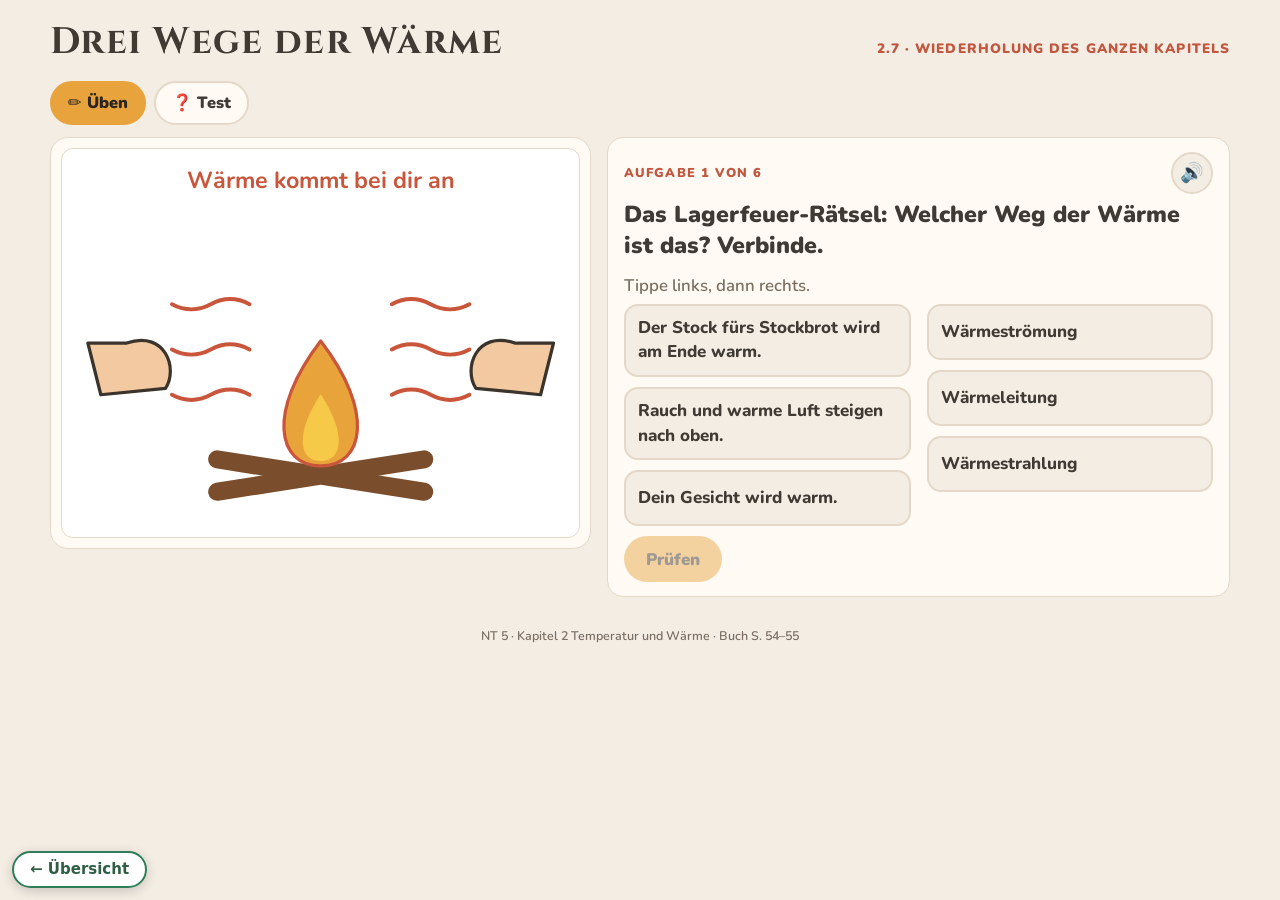
<file: 2-7.html>
<!doctype html>
<html lang="de"><head><meta charset="utf-8"><meta name="viewport" content="width=device-width,initial-scale=1,viewport-fit=cover">
<title>2.7 Drei Wege der Wärme – Teste dich · NT 5</title>
<link rel="preconnect" href="https://fonts.googleapis.com"><link href="https://fonts.googleapis.com/css2?family=Cinzel:wght@700&family=Nunito:wght@600;700;800;900&display=swap" rel="stylesheet">
<style>/* Übungsseiten NT 5 – Aufbau und Look wie die GPG-5-Übungen (Canva-Masterfolie):
   cremefarbener Grund, Cinzel-Überschrift, goldene Reiter, rostrote Kennzeichnung.
   Oben Reiter, links die Abbildung (Spielfläche), rechts das Bedienfeld. */
:root{
  --paper:#f4ede4; --card:#fffaf3; --ink:#3f3a34; --muted:#7a6f62; --line:#e4d8c8;
  --gold:#e8a33d; --rust:#c0573e; --ok:#3f8f4a; --bad:#c0392b; --okl:#e3f1e3; --badl:#f8e1dc; --sel:#fbe6c8; --sky:#e9f1f7;
  --display:"Cinzel", Georgia, serif; --body:"Nunito", system-ui, sans-serif;
  color-scheme: light;
  --sun:#e8a33d; --hot:#c0573e; --cold:#2f6fb0;
}
*{box-sizing:border-box}
[hidden]{display:none!important}
html{-webkit-text-size-adjust:100%}
body{background:var(--paper);color:var(--ink);font-family:var(--body);font-weight:600;margin:0;font-size:17px;line-height:1.45;
  padding-left:max(16px,env(safe-area-inset-left,0px));padding-right:max(16px,env(safe-area-inset-right,0px));padding-block:0 70px}
button{font:inherit;color:inherit;cursor:pointer}
button:focus-visible,[tabindex]:focus-visible{outline:3px solid var(--rust);outline-offset:2px}
.wrap{max-width:1180px;margin:0 auto;display:grid;gap:12px}
header{display:flex;flex-wrap:wrap;align-items:baseline;justify-content:space-between;gap:6px 20px;padding-top:16px}
h1{font-family:var(--display);font-size:clamp(1.4rem,3.4vw,2.3rem);letter-spacing:.04em;margin:0;text-wrap:balance}
.tag{color:var(--rust);font-weight:900;font-size:.85rem;letter-spacing:.08em;text-transform:uppercase}
.tabs{display:flex;flex-wrap:wrap;gap:8px}
.tabs button,.pill{font:900 1.02rem var(--body);background:var(--card);color:var(--ink);border:2px solid var(--line);border-radius:999px;padding:9px 16px;cursor:pointer}
.tabs button[aria-selected="true"],.pill[aria-pressed="true"]{background:var(--gold);border-color:var(--gold);color:#2b2620}
.lvl{display:grid;gap:12px}
.grid2{display:grid;grid-template-columns:minmax(0,1fr) minmax(0,1.15fr);gap:16px;align-items:start}
@media (max-width:820px){.grid2{grid-template-columns:1fr}}
.stage{background:var(--card);border:1px solid var(--line);border-radius:18px;padding:10px;min-width:0}
.stage .fig{margin:0;max-width:none}
.stage svg{display:block;width:100%;height:auto;max-height:62vh}
.side{display:grid;gap:12px;min-width:0}
.box{background:var(--card);border:1px solid var(--line);border-radius:16px;padding:14px 16px;min-width:0}
.box.solo{max-width:900px;width:100%}
.kicker{font-size:.8rem;font-weight:900;letter-spacing:.08em;text-transform:uppercase;color:var(--rust)}
.big{font-size:clamp(1.15rem,2.6vw,1.45rem);font-weight:900;line-height:1.3;margin:6px 0 12px}
.box p{margin:6px 0;line-height:1.5;font-size:1.05rem}
.row{display:flex;flex-wrap:wrap;gap:8px;align-items:center;margin-top:10px}
.row.between{justify-content:space-between;flex-wrap:nowrap;margin-top:0}
.btn{font:900 1.05rem var(--body);background:var(--gold);color:#2b2620;border:0;border-radius:999px;padding:11px 22px;min-height:46px}
.btn.ghost{background:transparent;border:2px solid var(--line);color:var(--ink)}
.btn:disabled{opacity:.45;cursor:default}
.msg{font-weight:900;font-size:1.1rem;margin:10px 0 0}
.msg:empty{display:none}
.msg.ok{color:var(--ok)} .msg.bad{color:var(--bad)}
.msg .why{display:block;font-weight:700;font-size:1rem;color:var(--ink);margin-top:4px}
.score{font-variant-numeric:tabular-nums;color:var(--muted);font-weight:900}
.score:empty{display:none}
.src{color:var(--muted);font-size:.78rem}
.foot{text-align:center;margin-top:18px}
.speak{flex:0 0 auto;border:2px solid var(--line);background:var(--paper);border-radius:999px;width:42px;height:42px;font-size:19px}
.tip{display:none;background:#fff4e2;border:2px dashed #f0cfa0;border-radius:12px;padding:8px 12px}
.tip.show{display:block}
.sub{color:var(--muted);margin:0 0 10px;font-size:.95rem}

/* Antwortknöpfe wie im GPG-Quiz */
.fig{max-width:380px;margin:0 auto 12px}
.fig svg,.opt svg{width:100%;height:auto;display:block;background:#fff;border-radius:12px;border:1px solid var(--line)}
.opts{display:grid;gap:10px}
.opts.img{grid-template-columns:repeat(auto-fill,minmax(150px,1fr))}
.opt{font:800 1.08rem var(--body);text-align:left;background:var(--paper);color:var(--ink);border:2px solid var(--line);border-radius:14px;padding:12px 16px;display:flex;flex-direction:column;gap:8px;justify-content:center;min-height:52px}
.opt.sel{border-color:var(--gold);background:var(--sel)}
.opt.ok{border-color:var(--ok);background:var(--okl)}
.opt.bad{border-color:var(--bad);background:var(--badl)}
/* richtig / falsch */
.tf{display:grid;gap:10px}
.tfrow{display:flex;gap:10px;align-items:center;background:var(--paper);border:2px solid var(--line);border-radius:14px;padding:8px 10px}
.tfrow .t{flex:1;font-weight:800}
.tfrow button{border:2px solid var(--line);background:var(--card);border-radius:999px;padding:8px 12px;min-width:84px;font-weight:900}
.tfrow button.sel{border-color:var(--gold);background:var(--gold);color:#2b2620}
.tfrow.ok{border-color:var(--ok);background:var(--okl)}.tfrow.bad{border-color:var(--bad);background:var(--badl)}
/* zuordnen */
.match{display:grid;grid-template-columns:1fr 1fr;gap:10px 16px}
.match .col{display:grid;gap:10px;align-content:start}
.mitem{background:var(--paper);border:2px solid var(--line);border-radius:14px;padding:10px 12px;min-height:56px;font-weight:800;text-align:left;position:relative}
.mitem.active{border-color:var(--gold);box-shadow:0 0 0 4px var(--sel)}
.mitem .tag{position:absolute;top:-10px;right:-8px;background:var(--ink);color:#fff;border-radius:999px;font-size:13px;padding:1px 8px;letter-spacing:0}
.mitem.ok{border-color:var(--ok);background:var(--okl)}.mitem.bad{border-color:var(--bad);background:var(--badl)}
/* Lückentext */
.cloze{font-size:1.15rem;line-height:2.5;margin:0 0 12px}
.gap{display:inline-block;min-width:110px;border:0;border-bottom:3px solid var(--rust);background:#fff;border-radius:10px 10px 0 0;padding:0 10px;font-weight:900;line-height:1.7;text-align:center}
.gap.active{background:var(--sel);border-color:var(--gold)}
.gap.ok{background:var(--okl);border-color:var(--ok)}.gap.bad{background:var(--badl);border-color:var(--bad)}
.bank{display:flex;flex-wrap:wrap;gap:8px;padding:12px;background:var(--paper);border-radius:14px;border:2px dashed var(--gold)}
.chip{background:var(--card);border:2px solid var(--line);border-radius:999px;padding:8px 14px;font-weight:900;min-height:44px}
.chip.used{opacity:.3}
.chip.active{border-color:var(--gold);background:var(--sel)}
.chip.ok{border-color:var(--ok);background:var(--okl)}.chip.bad{border-color:var(--bad);background:var(--badl)}
/* Reihenfolge */
.olist{display:grid;gap:10px}
.ocard{display:flex;gap:12px;align-items:center;background:var(--paper);border:2px solid var(--line);border-radius:14px;padding:10px 12px;font-weight:800;text-align:left;width:100%}
.ocard .n{flex:0 0 auto;width:36px;height:36px;border-radius:50%;border:2px dashed var(--muted);display:grid;place-items:center;font-weight:900}
.ocard.sel .n{border:0;background:var(--gold);color:#2b2620}
.ocard.ok{border-color:var(--ok);background:var(--okl)}.ocard.bad{border-color:var(--bad);background:var(--badl)}
/* sortieren */
.pool{display:flex;flex-wrap:wrap;gap:8px;min-height:56px;padding:10px;border-radius:14px;background:var(--paper);margin-bottom:12px}
.buckets{display:grid;gap:12px;grid-template-columns:repeat(auto-fit,minmax(180px,1fr))}
.bucket{border:2px dashed var(--line);border-radius:14px;padding:10px;min-height:120px;background:#fff;cursor:pointer}
.bucket h4{margin:0 0 8px;font-size:1rem;font-weight:900}
.bucket .chip{display:inline-block;margin:3px}
.bucket.hl{border-color:var(--gold);background:#fffaf0}
/* Thermometer */
.thermos{display:grid;grid-template-columns:repeat(auto-fill,minmax(200px,1fr));gap:12px}
.th{background:#fff;border:2px solid var(--line);border-radius:14px;padding:10px;text-align:center}
.th svg{height:230px;width:auto}
.stepper{display:flex;align-items:center;justify-content:center;gap:4px;margin-top:6px}
.stepper button{width:36px;height:40px;padding:0;border-radius:999px;border:2px solid var(--line);background:var(--card);font-size:20px;font-weight:900}
.stepper .v{min-width:62px;text-align:center;font-weight:900;font-size:1.15rem}
.th.ok{border-color:var(--ok);background:var(--okl)}.th.bad{border-color:var(--bad);background:var(--badl)}
.setth{display:flex;gap:18px;align-items:center;flex-wrap:wrap;justify-content:center}
.badge2{font-weight:900}
/* Simulation */
.sim canvas{width:100%;height:auto;display:block;background:#fff;border-radius:14px;border:1px solid var(--line);touch-action:none}
.simctl{display:flex;align-items:center;gap:12px;margin-top:10px;flex-wrap:wrap;font-weight:800}
.simctl input{flex:1;min-width:180px;accent-color:var(--rust)}
/* Film */
.film{display:flex;gap:14px;align-items:center;text-decoration:none;color:inherit;margin-top:8px}
.film .play{flex:0 0 64px;height:64px;border-radius:18px;background:var(--rust);color:#fff;display:grid;place-items:center;font-size:28px}
.film .big{display:block;margin:0}
/* Ergebnis */
.result{text-align:center}
.result .row{justify-content:center}
.result .sun{font-size:52px;line-height:1.1;margin-top:6px}
.result .nm{font:inherit;padding:6px 12px;border-radius:999px;border:2px solid var(--line);width:180px;background:#fff}
/* gesperrte Übung */
.lockpage{text-align:center;padding:40px 20px;margin-top:40px}
.lockpage h1{font-size:1.6rem}
.lockpage .pill{display:inline-block;text-decoration:none;margin-top:10px}
@media (max-width:560px){.match{gap:8px}.mitem{font-size:15px;padding:8px}}
@media (prefers-reduced-motion: reduce){*{transition:none!important;animation:none!important}}
/* Thermometer exakt ablesbar */
.thermos{grid-template-columns:repeat(auto-fill,minmax(200px,1fr))!important}
.th{display:flex;flex-direction:column;align-items:center;gap:6px}
.th svg{width:170px!important;height:auto!important;max-height:none!important;background:transparent!important;border:0!important}
.stepper{display:flex!important;flex-direction:column;align-items:center;gap:6px}
.stepper .v{font-size:1.35rem!important;font-weight:900;min-width:0!important}
.sbtns{display:flex;gap:6px}
.sbtns button{min-width:40px;height:42px;border-radius:12px;border:2px solid var(--line);background:var(--card);font-weight:900;font-size:1rem;padding:0 6px}
.sbtns button:active{background:var(--sel)}
.thfig{max-width:190px!important}
.stage .thfig svg{width:170px!important;margin:0 auto;max-height:none}
.stage .fig.thfig{margin:0 auto}
</style></head>
<body data-uebung="2.7"><main class="wrap" id="app"></main>
<script>window.PAGE = {"no": "2.7", "title": "Drei Wege der Wärme – Teste dich", "sub": "Wiederholung des ganzen Kapitels", "book": "S. 54–55", "tasks": [{"type": "match", "img": "feuer", "q": "Das Lagerfeuer-Rätsel: Welcher Weg der Wärme ist das? Verbinde.", "left": ["Der Stock fürs Stockbrot wird am Ende warm.", "Rauch und warme Luft steigen nach oben.", "Dein Gesicht wird warm."], "right": ["Wärmeleitung", "Wärmeströmung", "Wärmestrahlung"]}, {"type": "match", "img": "dreiwege_nt", "q": "Wie wandert die Wärme? Verbinde.", "left": ["Wärmeleitung", "Wärmeströmung", "Wärmestrahlung"], "right": ["durch einen festen Stoff, z. B. einen Löffel", "mit strömender Luft oder strömendem Wasser", "ohne Stoff, z. B. von der Sonne"]}, {"type": "thermo", "q": "Thermometer ablesen: Lies genau ab.", "values": [-8, 17, 34], "lo": -20, "hi": 40}, {"type": "mc", "q": "Zwischen Gehwegplatten lässt man kleine Fugen. Warum?", "opts": [{"t": "Im Sommer dehnen sich die Platten aus und brauchen Platz."}, {"t": "Damit Gras wachsen kann."}, {"t": "Damit die Platten leichter sind."}], "a": 0}, {"type": "sort", "q": "Wo wird Wärme gut geleitet, wo schlecht?", "buckets": ["guter Wärmeleiter", "schlechter Wärmeleiter"], "items": [["Kupfertopf", 0], ["Alufolie", 0], ["Daunenjacke", 1], ["Styroporbox", 1], ["Korkuntersetzer", 1]]}, {"type": "mc", "q": "Welche Fläche wird in der Sonne am heißesten?", "opts": [{"t": "ein schwarzes Autodach"}, {"t": "ein weißes Autodach"}, {"t": "ein silbernes Autodach"}], "a": 0}], "img": {"dreiwege_nt": "<svg viewBox=\"0 0 400 300\" xmlns=\"http://www.w3.org/2000/svg\"><path d=\"M200,158.0 C160.0,210.0 168.0,250 200,250 C232.0,250 240.0,210.0 200,158.0Z\" fill=\"#E8A33A\" stroke=\"#C9553A\" stroke-width=\"2.5\" stroke-linecap=\"round\" stroke-linejoin=\"round\"/><path d=\"M200,198.0 C182.0,226.0 184.0,246.0 200,246.0 C216.0,246.0 218.0,226.0 200,198.0Z\" fill=\"#F7C948\" stroke=\"#F7C948\" stroke-width=\"1\" stroke-linecap=\"round\" stroke-linejoin=\"round\"/><path d=\"M140,270 L260,250 M140,250 L260,270\" fill=\"none\" stroke=\"#7A4E2D\" stroke-width=\"12\" stroke-linecap=\"round\" stroke-linejoin=\"round\"/><line x1=\"230.0\" y1=\"225.0\" x2=\"345.0\" y2=\"150.0\" stroke=\"#8A5A3B\" stroke-width=\"9\" stroke-linecap=\"round\"/><circle cx=\"345\" cy=\"150\" r=\"9\" fill=\"#F2C9A0\" stroke=\"#3B342C\" stroke-width=\"2\"/><path d=\"M180,140 c-10,-15 10,-30 0,-45 c-10,-15 10,-30 0,-45\" fill=\"none\" stroke=\"#E4573D\" stroke-width=\"3.5\" stroke-linecap=\"round\" stroke-linejoin=\"round\"/><polygon points=\"180,45 172,60 188,60\" fill=\"#E4573D\"/><path d=\"M220,140 c-10,-15 10,-30 0,-45 c-10,-15 10,-30 0,-45\" fill=\"none\" stroke=\"#E4573D\" stroke-width=\"3.5\" stroke-linecap=\"round\" stroke-linejoin=\"round\"/><polygon points=\"220,45 212,60 228,60\" fill=\"#E4573D\"/><path d=\"M150,150 q-12,-8 -24,0 t-24,0 t-24,0\" fill=\"none\" stroke=\"#C9553A\" stroke-width=\"3\" stroke-linecap=\"round\" stroke-linejoin=\"round\"/><path d=\"M150,178 q-12,-8 -24,0 t-24,0 t-24,0\" fill=\"none\" stroke=\"#C9553A\" stroke-width=\"3\" stroke-linecap=\"round\" stroke-linejoin=\"round\"/><path d=\"M150,206 q-12,-8 -24,0 t-24,0 t-24,0\" fill=\"none\" stroke=\"#C9553A\" stroke-width=\"3\" stroke-linecap=\"round\" stroke-linejoin=\"round\"/><path d=\"M40,165 C30,150 38,135 55,140 L70,150 L60,205 L35,200Z\" fill=\"#F2C9A0\" stroke=\"#3B342C\" stroke-width=\"2.5\" stroke-linecap=\"round\" stroke-linejoin=\"round\"/><\/svg>", "feuer": "<svg viewBox=\"0 0 400 300\" xmlns=\"http://www.w3.org/2000/svg\"><path d=\"M120,265 L280,240 M120,240 L280,265\" fill=\"none\" stroke=\"#7A4E2D\" stroke-width=\"14\" stroke-linecap=\"round\" stroke-linejoin=\"round\"/><path d=\"M200,148.39999999999998 C158.0,203.0 166.4,245 200,245 C233.6,245 242.0,203.0 200,148.39999999999998Z\" fill=\"#E8A33A\" stroke=\"#C9553A\" stroke-width=\"2.5\" stroke-linecap=\"round\" stroke-linejoin=\"round\"/><path d=\"M200,190.4 C181.1,219.8 183.2,240.8 200,240.8 C216.8,240.8 218.9,219.8 200,190.4Z\" fill=\"#F7C948\" stroke=\"#F7C948\" stroke-width=\"1\" stroke-linecap=\"round\" stroke-linejoin=\"round\"/><path d=\"M50,150 C80,140 90,170 80,185 L30,190 L20,150Z\" fill=\"#F2C9A0\" stroke=\"#3B342C\" stroke-width=\"2.5\" stroke-linecap=\"round\" stroke-linejoin=\"round\"/><path d=\"M145,120 q-15,-8 -30,0 t-30,0\" fill=\"none\" stroke=\"#C9553A\" stroke-width=\"3\" stroke-linecap=\"round\" stroke-linejoin=\"round\"/><path d=\"M145,155 q-15,-8 -30,0 t-30,0\" fill=\"none\" stroke=\"#C9553A\" stroke-width=\"3\" stroke-linecap=\"round\" stroke-linejoin=\"round\"/><path d=\"M145,190 q-15,-8 -30,0 t-30,0\" fill=\"none\" stroke=\"#C9553A\" stroke-width=\"3\" stroke-linecap=\"round\" stroke-linejoin=\"round\"/><path d=\"M350,150 C320,140 310,170 320,185 L370,190 L380,150Z\" fill=\"#F2C9A0\" stroke=\"#3B342C\" stroke-width=\"2.5\" stroke-linecap=\"round\" stroke-linejoin=\"round\"/><path d=\"M255,120 q15,-8 30,0 t30,0\" fill=\"none\" stroke=\"#C9553A\" stroke-width=\"3\" stroke-linecap=\"round\" stroke-linejoin=\"round\"/><path d=\"M255,155 q15,-8 30,0 t30,0\" fill=\"none\" stroke=\"#C9553A\" stroke-width=\"3\" stroke-linecap=\"round\" stroke-linejoin=\"round\"/><path d=\"M255,190 q15,-8 30,0 t30,0\" fill=\"none\" stroke=\"#C9553A\" stroke-width=\"3\" stroke-linecap=\"round\" stroke-linejoin=\"round\"/><text x=\"200\" y=\"30\" font-family=\"Nunito, DejaVu Sans, sans-serif\" font-weight=\"700\" font-size=\"18\" fill=\"#C9553A\" text-anchor=\"middle\">Wärme kommt bei dir an<\/text><\/svg>"}, "film": null, "color": "#3B342C", "test": [{"type": "mc", "q": "Eine Tasse heißer Kakao steht auf dem Tisch. Was passiert mit der Wärme?", "opts": [{"t": "Sie wandert vom Kakao in die kältere Umgebung."}, {"t": "Die Kälte wandert in den Kakao."}, {"t": "Die Wärme bleibt im Kakao."}], "a": 0, "why": ""}, {"type": "mc", "q": "Warum hält eine Daunenjacke warm?", "opts": [{"t": "Die Daunen enthalten viel Luft – sie leitet die Körperwärme kaum nach außen."}, {"t": "Die Daunen erzeugen Wärme."}, {"t": "Die Daunen leiten Wärme gut."}], "a": 0, "why": ""}, {"type": "mc", "q": "Bei welcher Temperatur siedet Wasser?", "opts": [{"t": "0 °C"}, {"t": "37 °C"}, {"t": "100 °C"}], "a": 2, "why": ""}, {"type": "tf", "q": "Richtig oder falsch?", "items": [["Beim Erwärmen dehnen sich Stoffe aus.", true], ["Helle Flächen nehmen besonders viel Strahlung auf.", false]]}]};</script>
<script>/* Freigabe der Übungen durch die Lehrkraft.
   Zustand liegt im Gerät (localStorage) und kann per Link/QR an alle iPads verteilt werden:
   index.html?frei=2.1,2.2&t=<Zeitstempel>   (frei=- bedeutet: alles gesperrt)  */
(function () {
  var ALL = ["2.1", "2.2", "2.3", "2.4", "2.5", "2.6", "2.7"];
  var KEY = "nt5tw_freigabe";
  var PIN = (typeof LEHRERCODE !== "undefined" ? String(LEHRERCODE) : "5555");
  function load() {
    try { var s = JSON.parse(localStorage.getItem(KEY)); if (s && s.open) return s; } catch (e) {}
    return { open: ALL.slice(), t: 0 };            // Standard: alles offen
  }
  function save(s) { try { localStorage.setItem(KEY, JSON.stringify(s)); } catch (e) {} }
  var st = load();

  // Freigabe-Link übernehmen (nur wenn neuer als der gespeicherte Stand)
  var q = new URLSearchParams(location.search);
  if (q.has("frei")) {
    var t = parseInt(q.get("t") || "0", 10);
    if (t >= (st.t || 0)) {
      var f = q.get("frei");
      st = { open: f === "-" ? [] : f.split(",").filter(function (x) { return ALL.indexOf(x) >= 0; }), t: t };
      save(st);
    }
    history.replaceState(null, "", location.pathname);
  }
  var isOpen = function (no) { return st.open.indexOf(no) >= 0; };
  window.NT5_FREI = { isOpen: isOpen };

  // ---------- Übungsseite: gesperrt? ----------
  var page = document.body.getAttribute("data-uebung");
  if (page) {
    if (!isOpen(page)) {
      window.NT5_LOCKED = true;
      document.body.innerHTML = '<main class="wrap"><div class="box lockpage"><div style="font-size:64px">🔒</div>' +
        '<h1>Übung ' + page + ' ist noch gesperrt</h1><p class="sub">Deine Lehrkraft schaltet sie frei, wenn ihr das Thema besprochen habt.</p>' +
        '<a class="pill" href="index.html">← Zur Übersicht</a></div></main>';
    }
    return;
  }

  // ---------- Startseite ----------
  function paint() {
    document.querySelectorAll("a.card[data-no]").forEach(function (a) {
      var no = a.getAttribute("data-no"), o = isOpen(no);
      a.classList.toggle("locked", !o);
      a.querySelector(".go").textContent = o ? "Übung starten →" : "🔒 gesperrt";
      a.setAttribute("aria-disabled", o ? "false" : "true");
    });
    var n = st.open.length;
    var info = document.getElementById("freiinfo");
    if (info) info.textContent = n === ALL.length ? "" : n === 0 ? "Alle Übungen sind gerade gesperrt." : "Freigegeben: " + st.open.join(", ");
  }
  document.querySelectorAll("a.card[data-no]").forEach(function (a) {
    a.addEventListener("click", function (e) {
      if (!isOpen(a.getAttribute("data-no"))) { e.preventDefault(); a.classList.remove("shake"); void a.offsetWidth; a.classList.add("shake"); }
    });
  });
  paint();

  // ---------- Lehrkraft-Bereich ----------
  var dlg = document.getElementById("teacher");
  if (!dlg) return;
  var pinBox = document.getElementById("pinbox"), panel = document.getElementById("tpanel");
  document.getElementById("tbtn").onclick = function () {
    dlg.hidden = false; pinBox.hidden = false; panel.hidden = true;
    var inp = document.getElementById("pin"); inp.value = ""; document.getElementById("pinerr").textContent = ""; inp.focus();
  };
  document.getElementById("tclose").onclick = function () { dlg.hidden = true; };
  dlg.addEventListener("click", function (e) { if (e.target === dlg) dlg.hidden = true; });
  function tryPin() {
    if (document.getElementById("pin").value.trim() === PIN) { pinBox.hidden = true; panel.hidden = false; buildList(); }
    else document.getElementById("pinerr").textContent = "Falscher Code.";
  }
  document.getElementById("pinok").onclick = tryPin;
  document.getElementById("pin").addEventListener("keydown", function (e) { if (e.key === "Enter") tryPin(); });

  function link() {
    var base = /^https?:/.test(location.protocol) ? location.href.split("?")[0].split("#")[0]
             : (typeof ADRESSE !== "undefined" ? ADRESSE : location.href.split("?")[0]);
    return base + "?frei=" + (st.open.length ? st.open.join(",") : "-") + "&t=" + st.t;
  }
  function qrSvg(text) {
    try { var q = qrcode(0, "M"); q.addData(text); q.make(); return q.createSvgTag({ cellSize: 6, margin: 2, scalable: true }); }
    catch (e) { return "<p>QR-Code konnte nicht erzeugt werden.</p>"; }
  }
  function openList() { return st.open.length ? st.open.join(" · ") : "keine (alles gesperrt)"; }
  function update() {
    st.t = Date.now(); save(st); paint();
    var l = link(); document.getElementById("tlink").value = l;
    document.getElementById("qr").innerHTML = qrSvg(l);
    document.getElementById("qrinfo").textContent = "Offen: " + openList();
    var big = document.getElementById("qrbig");
    if (!big.hidden) showBig();
  }
  function showBig() {
    var big = document.getElementById("qrbig");
    big.querySelector(".qrcode").innerHTML = qrSvg(link());
    big.querySelector(".qropen").textContent = "Offen: " + openList();
    big.hidden = false;
  }
  document.getElementById("qrshow").onclick = showBig;
  document.getElementById("qrbig").onclick = function () { this.hidden = true; };
  function buildList() {
    var box = document.getElementById("tlist"); box.innerHTML = "";
    document.querySelectorAll("a.card[data-no]").forEach(function (a) {
      var no = a.getAttribute("data-no"), title = a.getAttribute("data-title");
      var row = document.createElement("label"); row.className = "trow";
      row.innerHTML = '<span class="no" style="background:' + a.getAttribute("data-col") + '">' + no + '</span><span class="tt">' + title +
        '</span><input type="checkbox" class="sw"' + (isOpen(no) ? " checked" : "") + '><span class="swl"></span>';
      row.querySelector("input").onchange = function () {
        var on = this.checked;
        st.open = ALL.filter(function (x) { return x === no ? on : isOpen(x); });
        update();
      };
      box.appendChild(row);
    });
    update();
  }
  document.getElementById("allon").onclick = function () { st.open = ALL.slice(); buildList(); };
  document.getElementById("alloff").onclick = function () { st.open = []; buildList(); };
  document.getElementById("copy").onclick = function () {
    var i = document.getElementById("tlink"); i.select();
    (navigator.clipboard ? navigator.clipboard.writeText(i.value) : Promise.reject()).then(function () {
      document.getElementById("copy").textContent = "✓ Kopiert";
    }, function () { document.execCommand("copy"); document.getElementById("copy").textContent = "✓ Kopiert"; });
    setTimeout(function () { document.getElementById("copy").textContent = "Link kopieren"; }, 1800);
  };
})();
</script>
<script>/* Übungs-Engine NT 5 · Temperatur und Wärme. Daten: window.PAGE */
(function () {
  "use strict";
  var P = window.PAGE;
  if (!P || window.NT5_LOCKED) return;
  var store = {
    get: function (k) { try { return JSON.parse(localStorage.getItem(k)); } catch (e) { return null; } },
    set: function (k, v) { try { localStorage.setItem(k, JSON.stringify(v)); } catch (e) {} }
  };
  function el(tag, cls, html) { var e = document.createElement(tag); if (cls) e.className = cls; if (html != null) e.innerHTML = html; return e; }
  function shuffle(a) { a = a.slice(); for (var i = a.length - 1; i > 0; i--) { var j = Math.floor(Math.random() * (i + 1)); var t = a[i]; a[i] = a[j]; a[j] = t; } return a; }
  function strip(h) { var d = document.createElement("div"); d.innerHTML = h; return d.textContent || ""; }
  function speak(text) {
    try {
      speechSynthesis.cancel();
      var u = new SpeechSynthesisUtterance(text.replace(/°C/g, " Grad Celsius").replace(/−/g, "minus "));
      u.lang = "de-DE"; u.rate = 0.9; speechSynthesis.speak(u);
    } catch (e) {}
  }

  /* ---------- Thermometer-SVG: 1 kleiner Strich = 1 °C, mittlerer Strich = 5 °C, Zahl alle 10 °C ---------- */
  function thermoSVG(val, lo, hi, show, col) {
    col = col || "#C0573E";
    var ppd = Math.max(5, Math.min(9, 330 / (hi - lo)));       // Pixel pro Grad
    var top = 34, bot = top + (hi - lo) * ppd, W = 170, H = bot + 62;
    function y(v) { return (bot - (v - lo) * ppd).toFixed(1); }
    var s = '<svg viewBox="0 0 ' + W + " " + H + '" width="' + W + '" role="img" aria-label="Thermometer">' +
      '<rect x="22" y="6" width="126" height="' + (H - 12) + '" rx="14" fill="#fff" stroke="#3F3A34" stroke-width="2"/>' +
      '<rect x="72" y="' + (top - 12) + '" width="18" height="' + (bot - top + 26) + '" rx="9" fill="#EEF3F6" stroke="#3F3A34" stroke-width="1.8"/>';
    for (var v = lo; v <= hi; v++) {
      var ten = v % 10 === 0, five = !ten && v % 5 === 0;
      var len = ten ? 26 : five ? 17 : 9, sw = ten ? 2.2 : five ? 1.6 : 1;
      s += '<line x1="92" x2="' + (92 + len) + '" y1="' + y(v) + '" y2="' + y(v) + '" stroke="#3F3A34" stroke-width="' + sw + '"/>';
      if (ten) s += '<text x="66" y="' + (+y(v) + 5.5) + '" font-size="16" font-weight="800" text-anchor="end" fill="#3F3A34" font-family="Nunito,Arial,sans-serif">' + String(v).replace("-", "−") + "</text>";
    }
    if (lo < 0 && hi > 0) s += '<line x1="30" x2="70" y1="' + y(0) + '" y2="' + y(0) + '" stroke="#2F6FB0" stroke-width="1.2" stroke-dasharray="3 3"/>';
    var vv = show ? val : lo;
    s += '<rect x="76" y="' + y(vv) + '" width="10" height="' + (bot + 30 - y(vv)) + '" fill="' + col + '"/>';
    s += '<circle cx="81" cy="' + (bot + 30) + '" r="17" fill="' + col + '" stroke="#3F3A34" stroke-width="1.8"/>';
    s += '<text x="124" y="' + (top - 14) + '" font-size="15" font-weight="800" fill="#3F3A34" font-family="Nunito,Arial,sans-serif">°C</text></svg>';
    return s;
  }
  function stepper(onChange, isLocked) {
    var st = el("div", "stepper"); var vEl = el("div", "v", "?"); st.appendChild(vEl);
    var row = el("div", "sbtns");
    [[-10, "−10"], [-1, "−1"], [1, "+1"], [10, "+10"]].forEach(function (d) {
      var b = el("button", "", d[1]); b.type = "button"; b.setAttribute("aria-label", d[1] + " Grad");
      b.onclick = function () { if (isLocked()) return; onChange(d[0], vEl); }; row.appendChild(b);
    });
    st.appendChild(row); return st;
  }
  function fmt(v) { return String(v).replace("-", "−") + " °C"; }

  /* ---------- Aufgaben-Renderer ---------- */
  var R = {};

  function fig(t, body) {
    if (t.th) body.appendChild(el("div", "fig thfig", thermoSVG(t.th[0], t.th[1], t.th[2], true)));
    else if (t.img) body.appendChild(el("div", "fig", P.img[t.img]));
  }
  R.mc = function (t, body, api) {
    fig(t, body);
    var hasImg = t.opts.some(function (o) { return o.img; });
    var box = el("div", "opts" + (hasImg ? " img" : ""));
    var order = shuffle(t.opts.map(function (_, i) { return i; }));
    var sel = null, btns = [];
    order.forEach(function (i) {
      var o = t.opts[i]; var b = el("button", "opt");
      b.innerHTML = (o.img ? P.img[o.img] : "") + "<span>" + (o.t || o) + "</span>";
      b.onclick = function () { if (api.locked()) return; btns.forEach(function (x) { x.classList.remove("sel"); }); b.classList.add("sel"); sel = i; api.ready(true); };
      b.dataset.i = i; btns.push(b); box.appendChild(b);
    });
    body.appendChild(box);
    api.max = 1;
    api.check = function () {
      btns.forEach(function (b) { var i = +b.dataset.i; if (i === t.a) b.classList.add("ok"); else if (i === sel) b.classList.add("bad"); });
      return sel === t.a ? 1 : 0;
    };
  };

  R.multi = function (t, body, api) {
    var box = el("div", "opts img"); var chosen = {}; var btns = [];
    t.opts.forEach(function (o, i) {
      var b = el("button", "opt"); b.innerHTML = (o.img ? P.img[o.img] : "") + "<span>" + o.t + "</span>";
      b.onclick = function () { if (api.locked()) return; chosen[i] = !chosen[i]; b.classList.toggle("sel", chosen[i]); api.ready(true); };
      btns.push(b); box.appendChild(b);
    });
    body.appendChild(box); api.max = t.opts.length;
    api.check = function () {
      var p = 0;
      btns.forEach(function (b, i) { var should = t.a.indexOf(i) >= 0; var ok = !!chosen[i] === should; if (ok) p++; if (should) b.classList.add(ok ? "ok" : "bad"); else if (chosen[i]) b.classList.add("bad"); });
      return p;
    };
  };

  R.tf = function (t, body, api) {
    fig(t, body);
    var box = el("div", "tf"); var ans = []; var rows = [];
    t.items.forEach(function (it, i) {
      var r = el("div", "tfrow"); r.appendChild(el("span", "t", it[0]));
      [["richtig", true], ["falsch", false]].forEach(function (o) {
        var b = el("button", "", o[0]);
        b.onclick = function () { if (api.locked()) return; ans[i] = o[1]; r.querySelectorAll("button").forEach(function (x) { x.classList.remove("sel"); }); b.classList.add("sel"); api.ready(ans.filter(function (x) { return x !== undefined; }).length === t.items.length); };
        r.appendChild(b);
      });
      rows.push(r); box.appendChild(r);
    });
    body.appendChild(box); api.max = t.items.length;
    api.check = function () { var p = 0; t.items.forEach(function (it, i) { var ok = ans[i] === it[1]; if (ok) p++; rows[i].classList.add(ok ? "ok" : "bad"); }); return p; };
  };

  R.match = function (t, body, api) {
    fig(t, body);
    var m = el("div", "match"); var L = el("div", "col"), Rr = el("div", "col");
    var pairs = {}, active = null, n = 0; var lb = [], rb = [];
    t.left.forEach(function (x, i) {
      var b = el("button", "mitem", x); b.dataset.i = i;
      b.onclick = function () { if (api.locked()) return; lb.forEach(function (y) { y.classList.remove("active"); }); active = i; b.classList.add("active"); };
      lb.push(b); L.appendChild(b);
    });
    shuffle(t.right.map(function (_, i) { return i; })).forEach(function (j) {
      var b = el("button", "mitem", t.right[j]); b.dataset.j = j;
      b.onclick = function () {
        if (api.locked() || active === null) return;
        Object.keys(pairs).forEach(function (k) { if (pairs[k] === j) delete pairs[k]; });
        pairs[active] = j; redraw(); active = null; lb.forEach(function (y) { y.classList.remove("active"); });
        api.ready(Object.keys(pairs).length === t.left.length);
      };
      rb.push(b); Rr.appendChild(b);
    });
    function redraw() {
      rb.forEach(function (b) { var tg = b.querySelector(".tag"); if (tg) tg.remove(); });
      lb.forEach(function (b) { var tg = b.querySelector(".tag"); if (tg) tg.remove(); });
      Object.keys(pairs).forEach(function (k) {
        var letter = String.fromCharCode(65 + (+k));
        lb[k].appendChild(el("span", "tag", letter));
        rb.forEach(function (b) { if (+b.dataset.j === pairs[k]) b.appendChild(el("span", "tag", letter)); });
      });
    }
    m.appendChild(L); m.appendChild(Rr); body.appendChild(el("p", "sub", "Tippe links, dann rechts.")); body.appendChild(m);
    api.max = t.left.length;
    api.check = function () { var p = 0; lb.forEach(function (b, i) { var ok = pairs[i] === i; if (ok) p++; b.classList.add(ok ? "ok" : "bad"); }); return p; };
  };

  R.cloze = function (t, body, api) {
    fig(t, body);
    var parts = t.text.split(/\{(.+?)\}/); var answers = [], gaps = [], fill = [];
    var p = el("p", "cloze"); var active = null;
    parts.forEach(function (s, i) {
      if (i % 2 === 0) { p.appendChild(document.createTextNode(s)); return; }
      var k = answers.length; answers.push(s);
      var g = el("button", "gap", "&nbsp;"); g.onclick = function () { if (api.locked()) return; if (fill[k]) { release(k); } gaps.forEach(function (x) { x.classList.remove("active"); }); active = k; g.classList.add("active"); };
      gaps.push(g); p.appendChild(g);
    });
    var bank = el("div", "bank"); var chips = [];
    shuffle(answers.concat(t.extra || [])).forEach(function (w) {
      var c = el("button", "chip", w);
      c.onclick = function () {
        if (api.locked() || c.classList.contains("used")) return;
        if (active === null) { active = fill.findIndex ? firstEmpty() : 0; }
        if (active === null || active < 0) return;
        if (fill[active]) release(active);
        fill[active] = c; c.classList.add("used"); gaps[active].textContent = w; gaps[active].classList.remove("active");
        active = firstEmpty(); if (active >= 0) gaps[active].classList.add("active"); else active = null;
        api.ready(firstEmpty() < 0);
      };
      chips.push(c); bank.appendChild(c);
    });
    function firstEmpty() { for (var i = 0; i < answers.length; i++) if (!fill[i]) return i; return -1; }
    function release(k) { if (fill[k]) { fill[k].classList.remove("used"); fill[k] = null; gaps[k].innerHTML = "&nbsp;"; api.ready(false); } }
    active = 0; gaps[0] && gaps[0].classList.add("active");
    body.appendChild(p); body.appendChild(bank); api.max = answers.length;
    api.check = function () { var pt = 0; answers.forEach(function (a, i) { var ok = fill[i] && fill[i].textContent === a; if (ok) pt++; gaps[i].classList.add(ok ? "ok" : "bad"); if (!ok) gaps[i].title = a; }); return pt; };
    api.solution = function () { answers.forEach(function (a, i) { if (!gaps[i].classList.contains("ok")) gaps[i].innerHTML = "<s>" + (fill[i] ? fill[i].textContent : "") + "</s> " + a; }); };
  };

  R.order = function (t, body, api) {
    fig(t, body);
    var box = el("div", "olist"); var seq = []; var cards = [];
    body.appendChild(el("p", "sub", "Tippe die Sätze in der richtigen Reihenfolge an."));
    shuffle(t.items.map(function (_, i) { return i; })).forEach(function (i) {
      var c = el("button", "ocard", '<span class="n"></span><span>' + t.items[i] + "</span>"); c.dataset.i = i;
      c.onclick = function () {
        if (api.locked()) return;
        var pos = seq.indexOf(i);
        if (pos >= 0) seq.splice(pos, 1); else seq.push(i);
        cards.forEach(function (x) { var k = seq.indexOf(+x.dataset.i); x.classList.toggle("sel", k >= 0); x.querySelector(".n").textContent = k >= 0 ? k + 1 : ""; });
        api.ready(seq.length === t.items.length);
      };
      cards.push(c); box.appendChild(c);
    });
    body.appendChild(box); api.max = t.items.length;
    api.check = function () { var p = 0; cards.forEach(function (c) { var i = +c.dataset.i; var ok = seq.indexOf(i) === i; if (ok) p++; c.classList.add(ok ? "ok" : "bad"); }); return p; };
  };

  R.sort = function (t, body, api) {
    fig(t, body);
    var pool = el("div", "pool"); var buckets = el("div", "buckets"); var where = {}; var active = null; var chips = [];
    var bEls = t.buckets.map(function (name, bi) {
      var b = el("div", "bucket"); b.appendChild(el("h4", "", name));
      b.onclick = function (e) { if (api.locked() || active === null || e.target.classList.contains("chip")) return; place(active, bi); };
      buckets.appendChild(b); return b;
    });
    shuffle(t.items.map(function (_, i) { return i; })).forEach(function (i) {
      var c = el("button", "chip", t.items[i][0]); c.dataset.i = i;
      c.onclick = function (e) { e.stopPropagation(); if (api.locked()) return; chips.forEach(function (x) { x.classList.remove("active"); }); active = i; c.classList.add("active"); bEls.forEach(function (b) { b.classList.add("hl"); }); };
      chips.push(c); pool.appendChild(c);
    });
    function place(i, bi) {
      var c = chips.filter(function (x) { return +x.dataset.i === i; })[0];
      bEls[bi].appendChild(c); where[i] = bi; c.classList.remove("active"); active = null; bEls.forEach(function (b) { b.classList.remove("hl"); });
      api.ready(Object.keys(where).length === t.items.length);
    }
    body.appendChild(el("p", "sub", "Tippe ein Kärtchen an, dann den passenden Kasten.")); body.appendChild(pool); body.appendChild(buckets);
    api.max = t.items.length;
    api.check = function () { var p = 0; chips.forEach(function (c) { var i = +c.dataset.i; var ok = where[i] === t.items[i][1]; if (ok) p++; c.classList.add(ok ? "ok" : "bad"); }); return p; };
  };

  R.thermo = function (t, body, api) {
    var lo = t.lo, hi = t.hi; var box = el("div", "thermos"); var vals = [], ths = [];
    t.values.forEach(function (v, i) {
      var th = el("div", "th"); th.appendChild(el("div", "badge2", "Thermometer " + String.fromCharCode(65 + i)));
      th.appendChild(el("div", "", thermoSVG(v, lo, hi, true)));
      vals[i] = null; var cur = 0;
      th.appendChild(stepper(function (d, vEl) {
        cur = Math.max(lo, Math.min(hi, (vals[i] == null ? 0 : cur) + d)); vals[i] = cur; vEl.textContent = fmt(cur);
        api.ready(vals.every(function (x) { return x != null; }));
      }, api.locked));
      ths.push(th); box.appendChild(th);
    });
    body.appendChild(el("p", "sub", "Lies genau ab: 1 kleiner Strich = 1 °C. Stelle deinen Wert mit den Knöpfen ein (Start bei 0 °C)."));
    body.appendChild(box); api.max = t.values.length;
    api.check = function () { var p = 0; t.values.forEach(function (v, i) { var ok = vals[i] === v; if (ok) p++; ths[i].classList.add(ok ? "ok" : "bad"); if (!ok) ths[i].appendChild(el("div", "badge2", "richtig: " + fmt(v))); }); return p; };
  };

  R.setthermo = function (t, body, api) {
    var lo = t.lo, hi = t.hi; var wrap = el("div", "thermos"); var vals = [], boxes = [];
    t.targets.forEach(function (target, i) {
      var th = el("div", "th"); th.appendChild(el("div", "badge2", "Stelle ein: " + fmt(target)));
      var cur = t.start != null ? t.start : 10;
      var holder = el("div", "", thermoSVG(cur, lo, hi, true)); th.appendChild(holder);
      vals[i] = null;
      var st = stepper(function (d, vEl) {
        cur = Math.max(lo, Math.min(hi, cur + d)); vals[i] = cur; holder.innerHTML = thermoSVG(cur, lo, hi, true);
        api.ready(vals.every(function (x) { return x != null; }));
      }, api.locked);
      st.querySelector(".v").hidden = true;
      th.appendChild(st); boxes.push(th); wrap.appendChild(th);
    });
    body.appendChild(el("p", "sub", "Bewege die rote Säule mit den Knöpfen genau auf die richtige Zahl."));
    body.appendChild(wrap); api.max = t.targets.length;
    api.check = function () { var p = 0; t.targets.forEach(function (v, i) { var ok = vals[i] === v; if (ok) p++; boxes[i].classList.add(ok ? "ok" : "bad"); if (!ok) boxes[i].appendChild(el("div", "badge2", "richtig: " + fmt(v))); }); return p; };
  };

  /* Teilchen-Simulation (ohne Punkte) */
  R.sim = function (t, body, api) {
    var box = el("div", "sim"); var cv = el("canvas"); cv.width = 760; cv.height = 360; box.appendChild(cv);
    var ctl = el("div", "simctl", '<span>❄ kalt</span>'); var r = el("input"); r.type = "range"; r.min = 0; r.max = 100; r.value = 20; r.setAttribute("aria-label", "Temperatur");
    ctl.appendChild(r); ctl.appendChild(el("span", "", "🔥 warm")); box.appendChild(ctl);
    var info = el("p", "sub", ""); box.appendChild(info); body.appendChild(box);
    var ctx = cv.getContext("2d"); var N = 30; var ps = [];
    for (var i = 0; i < N; i++) ps.push({ x: 0, y: 0, vx: Math.random() - .5, vy: Math.random() - .5, hx: (i % 6), hy: Math.floor(i / 6) });
    function frame() {
      var T = +r.value / 100; var W = 220 + T * 480; var H = 150 + T * 180; var x0 = (760 - W) / 2, y0 = 360 - H - 6;
      var speed = 0.3 + T * 4.5;
      ctx.clearRect(0, 0, 760, 360);
      ctx.fillStyle = "#FFF7E8"; ctx.fillRect(x0, y0, W, H);
      ctx.setLineDash([8, 6]); ctx.strokeStyle = "#3B342C"; ctx.lineWidth = 2; ctx.strokeRect(x0, y0, W, H); ctx.setLineDash([]);
      var col = "rgb(" + Math.round(91 + T * 137) + "," + Math.round(155 - T * 68) + "," + Math.round(213 - T * 152) + ")";
      ps.forEach(function (p) {
        var gx = x0 + 18 + p.hx * (W - 36) / 5, gy = y0 + 16 + p.hy * (H - 32) / 4;
        p.vx += (Math.random() - .5) * speed * .6; p.vy += (Math.random() - .5) * speed * .6;
        p.vx *= .8; p.vy *= .8; p.x += p.vx; p.y += p.vy;
        var lim = 2 + T * 26; p.x = Math.max(-lim, Math.min(lim, p.x)); p.y = Math.max(-lim, Math.min(lim, p.y));
        ctx.beginPath(); ctx.arc(gx + p.x, gy + p.y, 12, 0, 6.283); ctx.fillStyle = col; ctx.fill(); ctx.strokeStyle = "#3B342C"; ctx.lineWidth = 1.6; ctx.stroke();
      });
      info.textContent = T < .33 ? "Kalt: Die Teilchen zittern nur wenig und liegen eng beieinander." : T < .66 ? "Wärmer: Die Teilchen bewegen sich stärker und brauchen mehr Platz." : "Heiß: Die Teilchen bewegen sich heftig – der Stoff dehnt sich aus!";
      requestAnimationFrame(frame);
    }
    frame(); api.max = 0; api.noscore = true;
  };

  /* ---------- Seite aufbauen – Aufbau wie GPG 5: Kopf, Reiter, Spielfläche + Bedienfeld, Übersicht-Knopf ---------- */
  var root = document.getElementById("app");
  var key = "nt5tw_" + P.no;
  var state = store.get(key) || {};

  var head = el("header", "");
  head.innerHTML = "<h1>" + P.title.replace(" – Teste dich", "") + '</h1><span class="tag">' + P.no + " · " + (P.sub || "") + "</span>";
  root.appendChild(head);
  var tabs = el("nav", "tabs"); tabs.setAttribute("role", "tablist"); tabs.setAttribute("aria-label", "Bereiche");
  root.appendChild(tabs);
  var secs = [];
  function addTab(label, sec) {
    var b = el("button", "", label); b.setAttribute("role", "tab"); b.setAttribute("aria-selected", secs.length ? "false" : "true");
    if (secs.length) sec.hidden = true;
    b.onclick = function () {
      secs.forEach(function (x) { x[0].setAttribute("aria-selected", "false"); x[1].hidden = true; });
      b.setAttribute("aria-selected", "true"); sec.hidden = false; window.scrollTo(0, 0);
    };
    secs.push([b, sec]); tabs.appendChild(b); root.appendChild(sec);
  }

  function seq(list, label, isTest, nextLabel) {
    var myTab = secs.length;
    var sec = el("section", "lvl");
    var total = 0, got = 0, cur = 0, panes = [];
    list.forEach(function (t, idx) {
      var pane = el("div", "pane"); if (idx) pane.hidden = true;
      var box = el("div", "box");
      var top = el("div", "row between");
      top.appendChild(el("div", "kicker", "Aufgabe " + (idx + 1) + " von " + list.length));
      var sp = el("button", "speak", "🔊"); sp.type = "button"; sp.title = "Vorlesen"; sp.setAttribute("aria-label", "Vorlesen");
      sp.onclick = function () { speak(strip(t.q) + (t.read ? ". " + t.read : "")); };
      top.appendChild(sp); box.appendChild(top);
      box.appendChild(el("div", "big", t.q));
      var body = el("div", "body"); box.appendChild(body);
      var locked = false;
      var actions = el("div", "row");
      var chk = el("button", "btn", "Prüfen"); chk.type = "button"; chk.disabled = true;
      var nxt = el("button", "btn", idx < list.length - 1 ? "Weiter ➜" : "Ergebnis ➜"); nxt.type = "button"; nxt.hidden = true;
      var api = { locked: function () { return locked; }, ready: function (b) { chk.disabled = !b; } };
      R[t.type](t, body, api);
      var fig = body.querySelector(".fig");
      var msg = el("p", "msg"); msg.setAttribute("aria-live", "polite");
      var tip = el("p", "tip", "💡 " + (t.tip || ""));
      nxt.onclick = function () { pane.hidden = true; cur++; if (panes[cur]) panes[cur].hidden = false; else showRes(); window.scrollTo(0, 0); };
      if (api.noscore) { nxt.hidden = false; actions.appendChild(nxt); }
      else {
        total += api.max;
        actions.appendChild(chk);
        if (t.tip) { var tb = el("button", "btn ghost", "💡 Tipp"); tb.type = "button"; tb.onclick = function () { tip.classList.toggle("show"); }; actions.appendChild(tb); }
        actions.appendChild(nxt);
        chk.onclick = function () {
          if (locked) return; locked = true; chk.hidden = true;
          var p = api.check(); got += p;
          if (api.solution && p < api.max) api.solution();
          msg.className = "msg " + (p === api.max ? "ok" : "bad");
          msg.innerHTML = (p === api.max ? "✓ Super! Alles richtig." : "Du hast " + p + " von " + api.max + " Punkten.") + (t.why ? "<span class='why'>" + t.why + "</span>" : "");
          score.textContent = "Punkte: " + got + " / " + total;
          nxt.hidden = false;
        };
      }
      box.appendChild(tip); box.appendChild(msg); box.appendChild(actions);
      if (fig) {
        pane.className = "pane grid2";
        var stage = el("div", "stage"); stage.appendChild(fig); pane.appendChild(stage);
        var side = el("div", "side"); side.appendChild(box); pane.appendChild(side);
      } else { box.classList.add("solo"); pane.appendChild(box); }
      panes.push(pane); sec.appendChild(pane);
    });
    var score = el("div", "score", ""); sec.appendChild(score);
    var res = el("div", "box solo result"); res.hidden = true; sec.appendChild(res);
    function showRes() {
      var pct = total ? got / total : 1;
      var suns = pct >= .9 ? 3 : pct >= .6 ? 2 : pct >= .3 ? 1 : 0;
      score.hidden = true; res.hidden = false;
      res.innerHTML = '<div class="kicker">Geschafft · ' + label.replace(/^\S+\s/, "") + '</div><div class="sun">' + "☀️".repeat(suns) + "🌥️".repeat(3 - suns) + '</div><div class="big">' + got + " / " + total + " Punkte</div>" +
        '<div class="row"><button class="btn" type="button" onclick="location.reload()">Nochmal üben</button>' +
        (nextLabel ? '<button class="btn ghost nx" type="button">Weiter: ' + nextLabel + " ➜</button>" : "") + "</div>";
      var nx = res.querySelector(".nx"); if (nx) nx.onclick = function () { secs[myTab + 1][0].click(); };
      var k2 = isTest ? "test" : "ueben"; var b = state[k2] || 0; if (got >= b) { state[k2] = got; state[k2 + "_t"] = total; store.set(key, state); }
    }
    if (isTest) sec.insertBefore(el("p", "sub", "Kleiner Test: Zeig, was du in dieser Stunde gelernt hast."), sec.firstChild);
    addTab(label, sec);
  }

  var hasFilm = !!P.film;
  var ueben = P.tasks.slice().sort(function (x, y) { return (x.stars || 0) - (y.stars || 0); });
  seq(ueben, "✏️ Üben", false, hasFilm ? "🎬 Film" : (P.test ? "❓ Test" : ""));
  if (hasFilm) {
    var fs = el("section", "lvl");
    var f = el("div", "box solo"); f.innerHTML = '<div class="kicker">Film-Tipp</div><a class="film" href="' + P.film.url + '" target="_blank" rel="noopener"><span class="play">▶</span><span><span class="big">' + P.film.t + '</span><p>' + P.film.d + '</p><span class="src">planet-schule.de · öffnet in neuem Fenster</span></span></a>';
    if (P.test) { var fn = el("div", "row"); var fb2 = el("button", "btn", "Weiter: ❓ Test ➜"); fb2.type = "button"; fn.appendChild(fb2); f.appendChild(fn); fb2.onclick = function () { secs[secs.length - 1][0].click(); }; }
    fs.appendChild(f); addTab("🎬 Film", fs);
  }
  if (P.test) seq(P.test, "❓ Test", true, "");
  root.appendChild(el("p", "src foot", "NT 5 · Kapitel 2 Temperatur und Wärme · Buch " + (P.book || "")));
  var back = el("a", "", "← Übersicht"); back.href = "index.html"; back.id = "zur-uebersicht";
  back.setAttribute("style", "position:fixed;z-index:9;left:max(12px,env(safe-area-inset-left,0px));bottom:max(12px,env(safe-area-inset-bottom,0px));display:inline-flex;align-items:center;gap:6px;padding:9px 16px;border-radius:999px;background:rgba(255,255,255,.94);color:#2f5d46;font:800 15px/1 'Segoe UI',system-ui,-apple-system,Roboto,Arial,sans-serif;text-decoration:none;box-shadow:0 3px 12px rgba(0,0,0,.18);border:2px solid #2f7d5b");
  document.body.appendChild(back);
  window.__thermoSVG = thermoSVG;
})();
</script></body></html>
</file>
